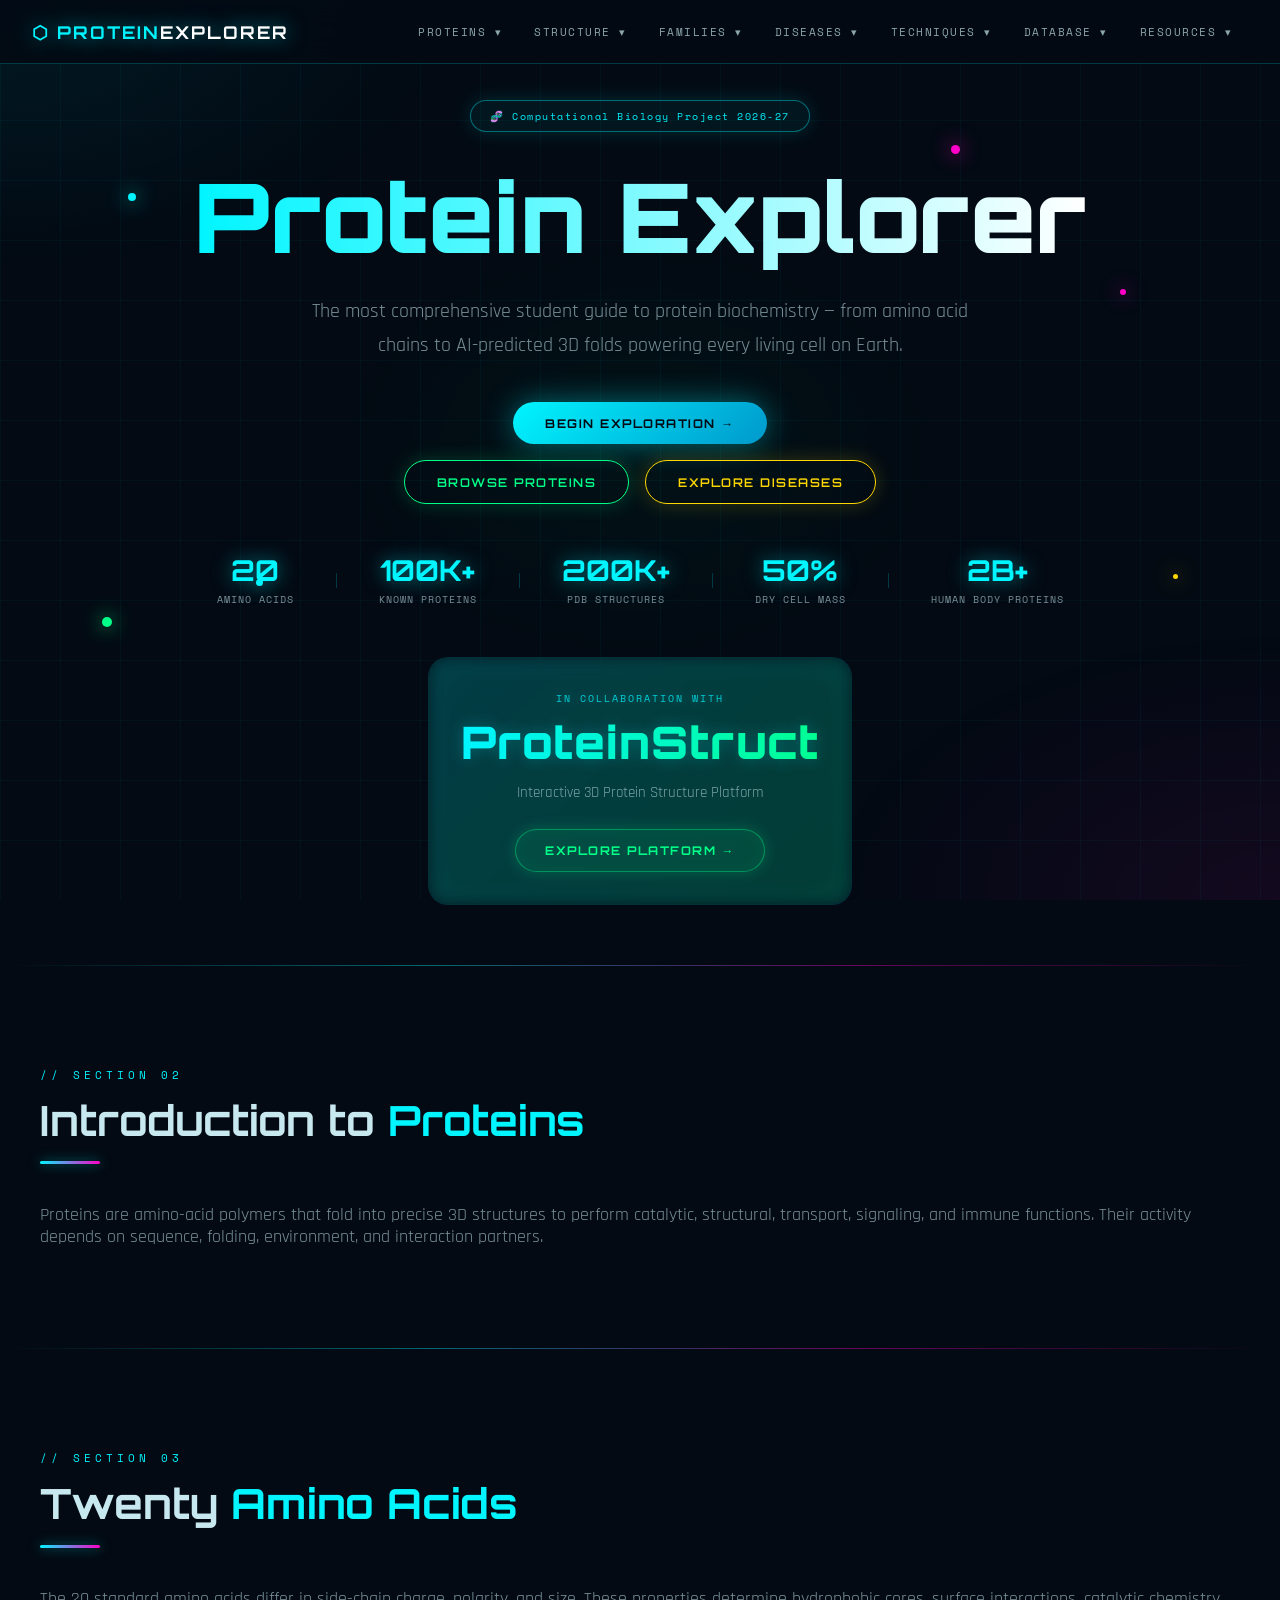
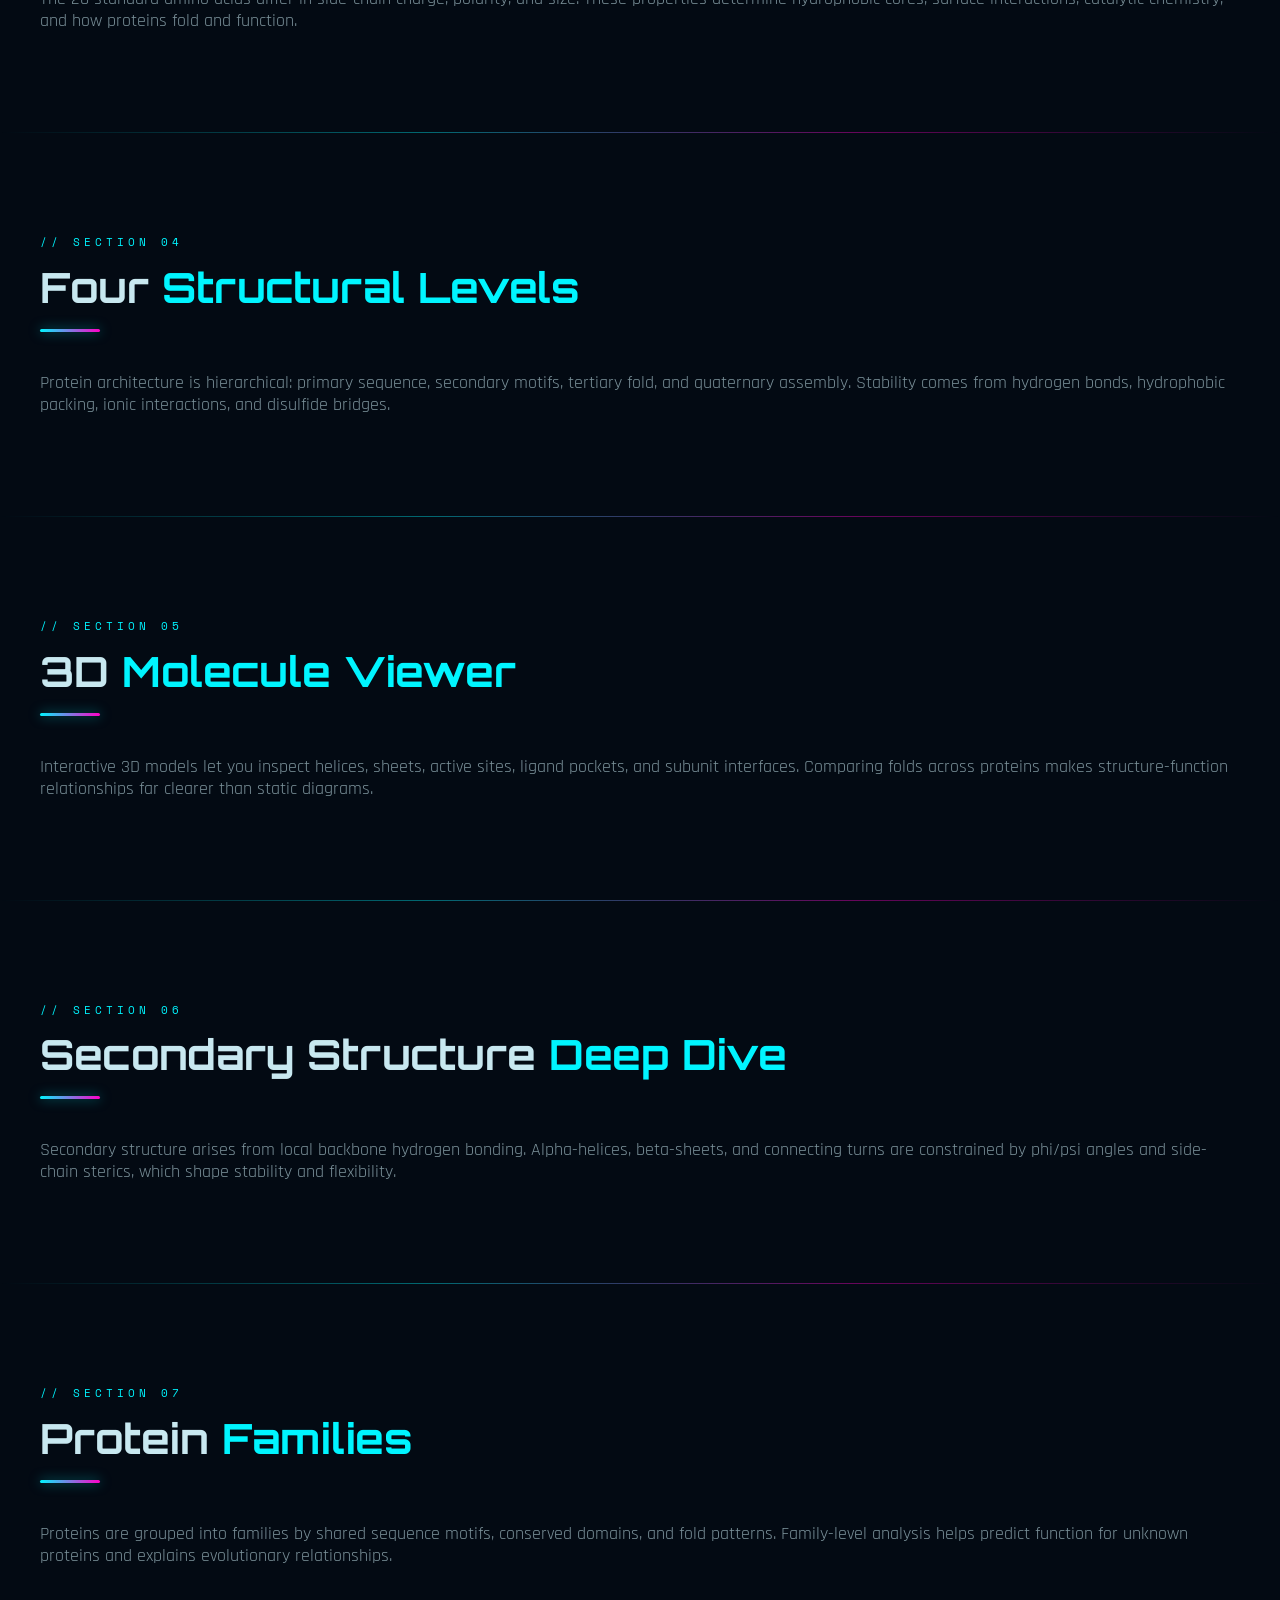
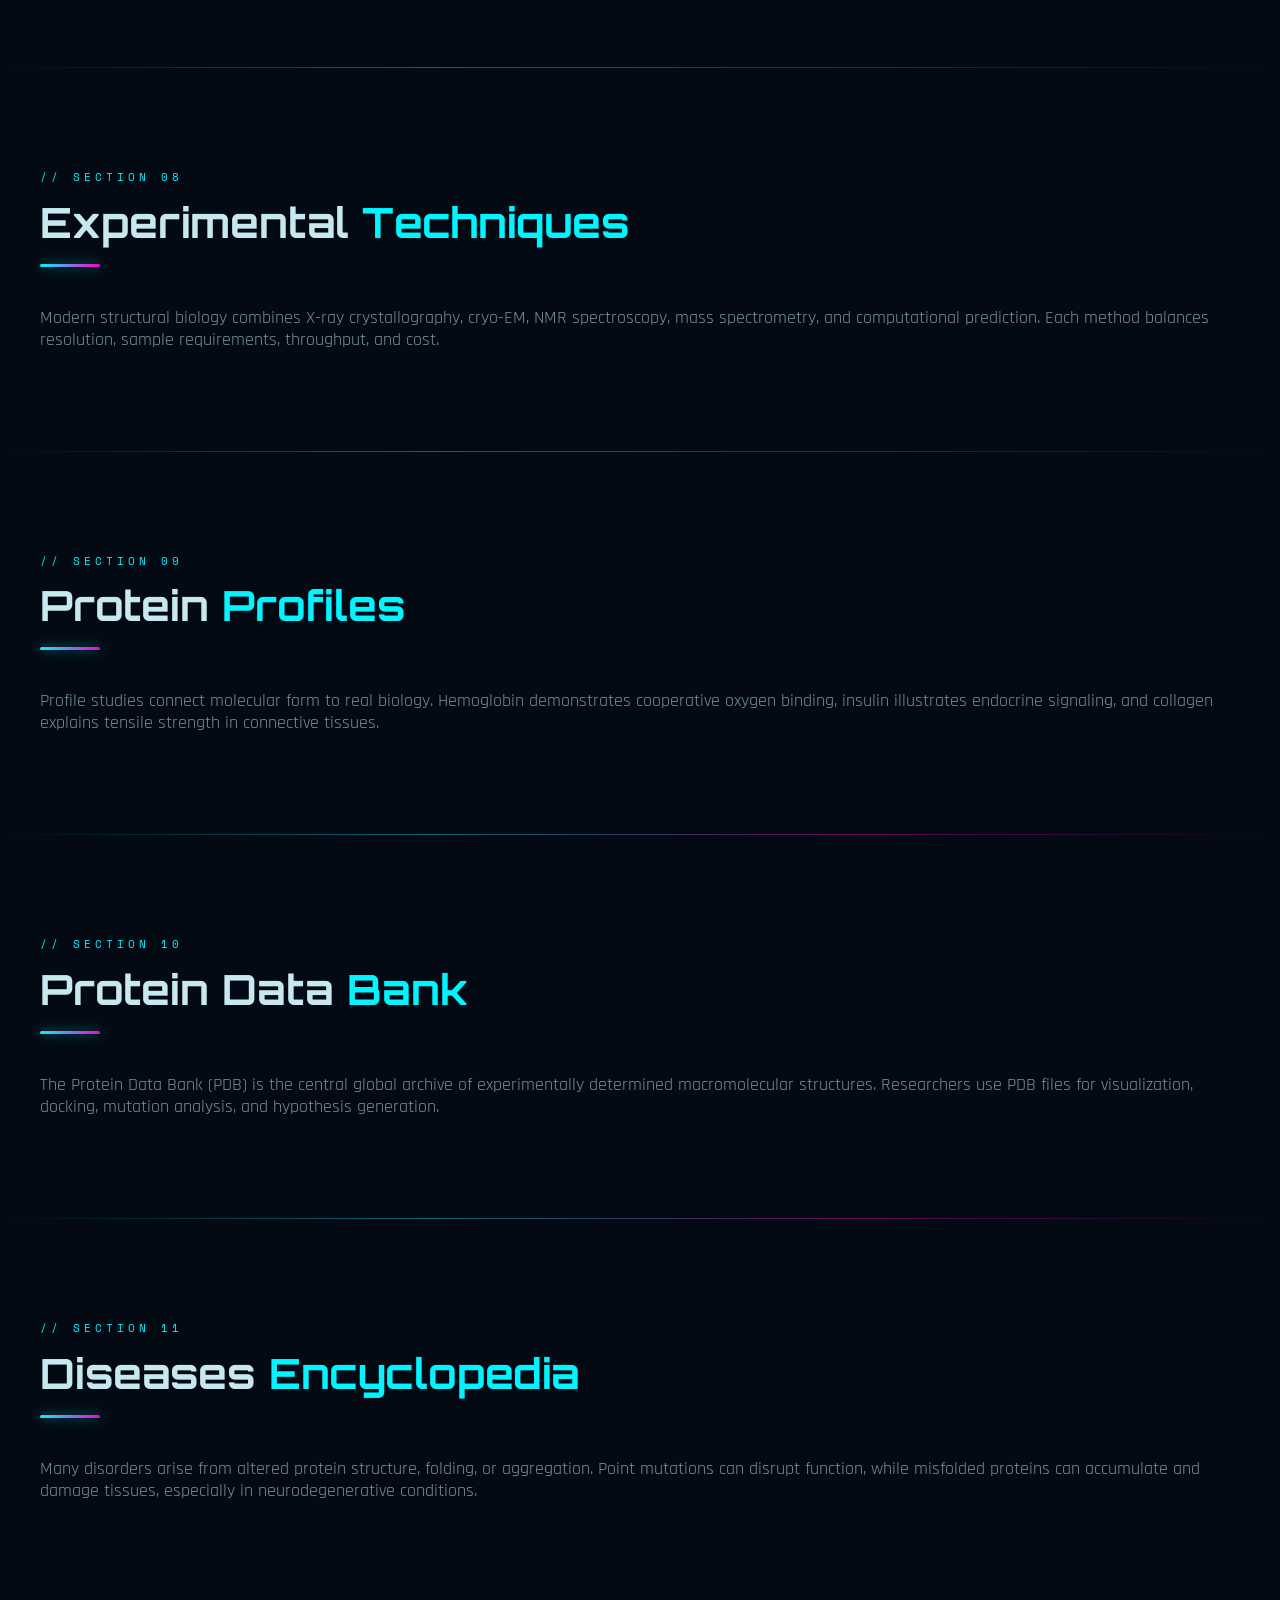
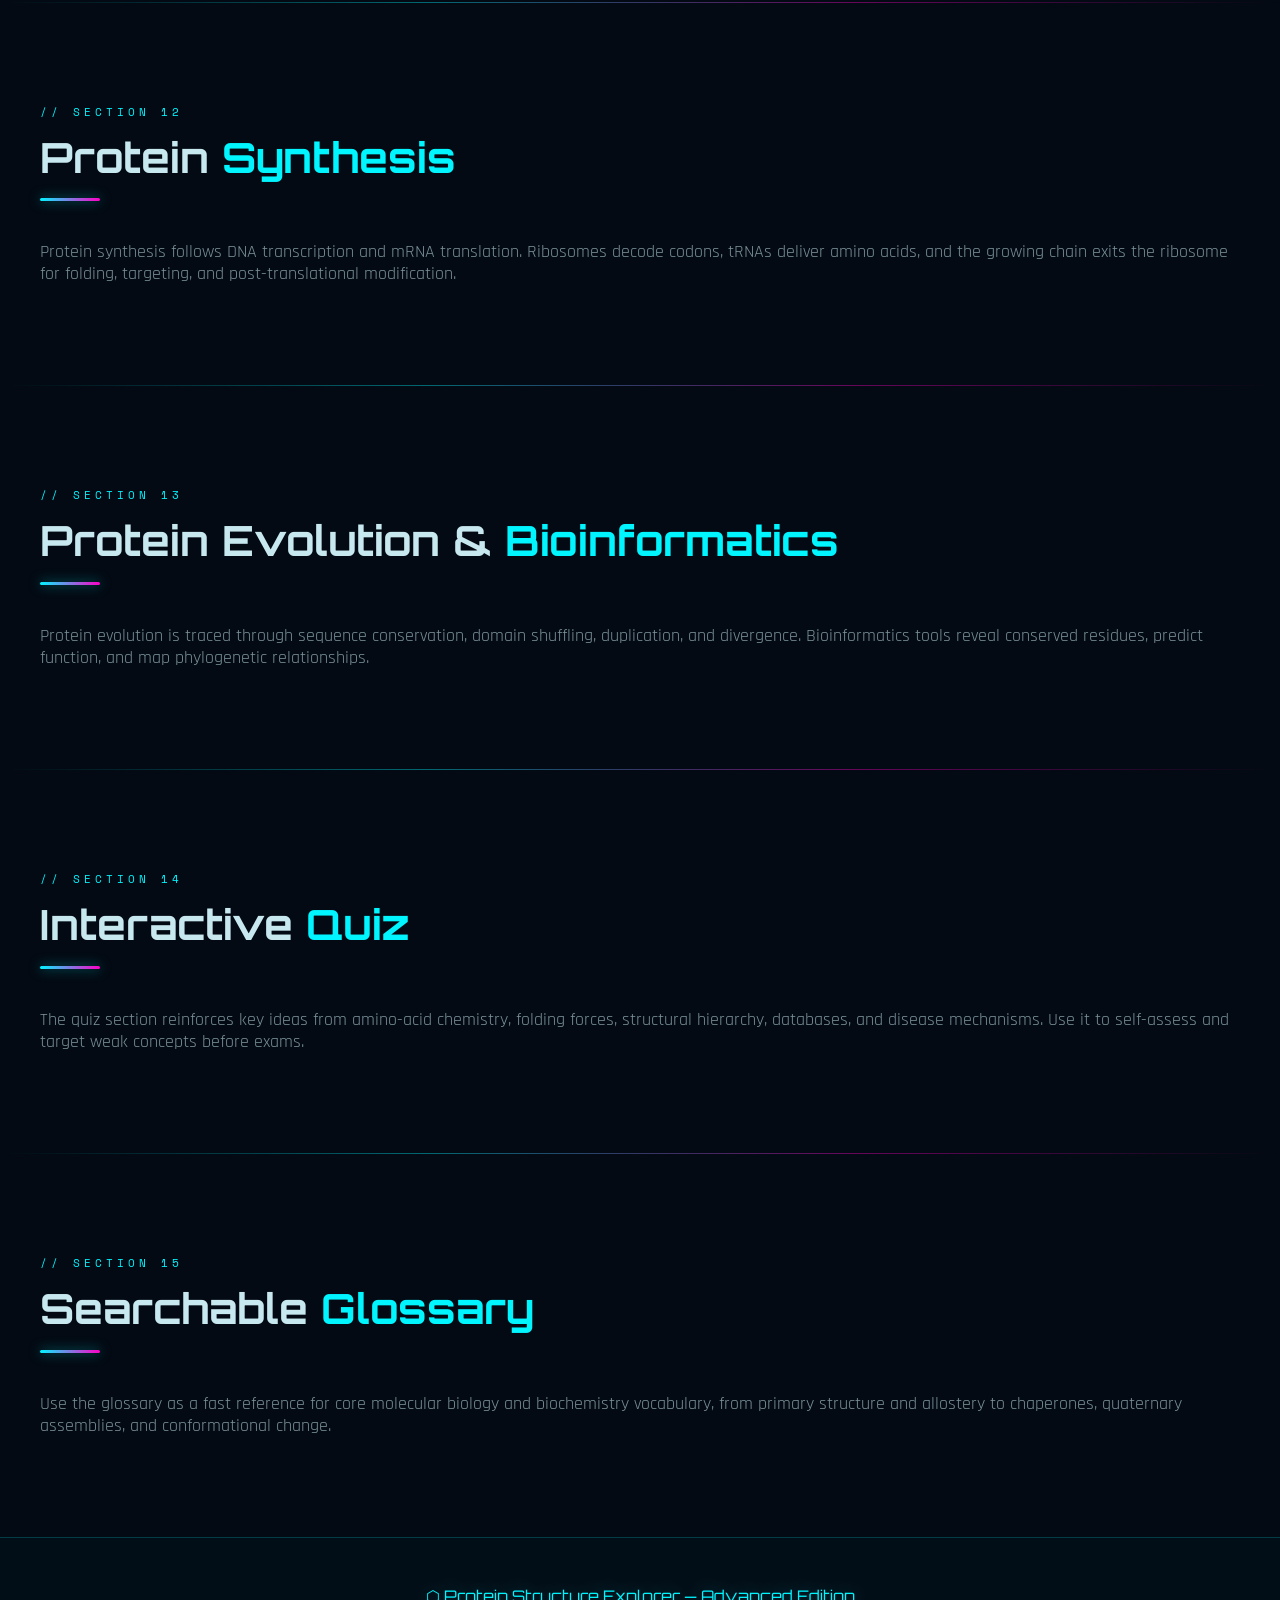
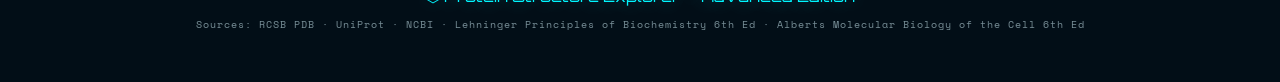
<file: index.html>
<!DOCTYPE html>
<html lang="en">
  <head>
    <meta charset="UTF-8">
    <meta name="viewport" content="width=device-width, initial-scale=1.0">
    <title>Protein Explorer — Advanced Edition</title>
    <link rel="icon" href="molecules.png"/>
    <link rel="preconnect" href="https://fonts.googleapis.com">
    <link href="https://fonts.googleapis.com/css2?family=Orbitron:wght@400;600;700;900&family=Rajdhani:wght@300;400;500;600;700&family=Space+Mono:wght@400;700&display=swap" rel="stylesheet">
    <link rel="stylesheet" href="styles.css">
  </head>
<body>

    <!-- ══ NAVBAR ══ -->
    <nav>
  <a href="index.html" class="nav-logo">⬡ PROTEIN<span>EXPLORER</span></a>
  <ul class="nav-links">

    <!-- 1. PROTEINS -->
    <li class="nav-item">
      <a href="introduction.html">Proteins ▾</a>
      <div class="mega-drop wide">
        <div class="drop-col">
          <div class="drop-col-title">Basics</div>
          <a class="drop-item" href="introduction.html"><span class="drop-icon">🧬</span><span class="drop-text"><span class="dt">What Are Proteins?</span><span class="dd">Definition & history</span></span></a>
          <a class="drop-item" href="amino-acids.html"><span class="drop-icon">⚗️</span><span class="drop-text"><span class="dt">Amino Acids</span><span class="dd">20 building blocks</span></span></a>
          <a class="drop-item" href="introduction.html"><span class="drop-icon">🔗</span><span class="drop-text"><span class="dt">Peptide Bonds</span><span class="dd">Condensation chemistry</span></span></a>
          <a class="drop-item" href="introduction.html"><span class="drop-icon">🌀</span><span class="drop-text"><span class="dt">Polypeptides</span><span class="dd">Chain formation</span></span></a>
          <a class="drop-item" href="protein-synthesis.html"><span class="drop-icon">🏭</span><span class="drop-text"><span class="dt">Ribosomes</span><span class="dd">Protein factories</span></span></a>
          <a class="drop-item" href="protein-synthesis.html"><span class="drop-icon">📐</span><span class="drop-text"><span class="dt">Central Dogma</span><span class="dd">DNA→RNA→Protein</span></span></a>
        </div>
        <div class="drop-col">
          <div class="drop-col-title">Types</div>
          <a class="drop-item" href="protein-families.html"><span class="drop-icon">⚡</span><span class="drop-text"><span class="dt">Enzymes</span><span class="dd">Biological catalysts</span></span></a>
          <a class="drop-item" href="protein-families.html"><span class="drop-icon">💉</span><span class="drop-text"><span class="dt">Hormones</span><span class="dd">Chemical messengers</span></span></a>
          <a class="drop-item" href="protein-families.html"><span class="drop-icon">🛡️</span><span class="drop-text"><span class="dt">Antibodies</span><span class="dd">Immune defenders</span></span></a>
          <a class="drop-item" href="protein-families.html"><span class="drop-icon">🚌</span><span class="drop-text"><span class="dt">Transport</span><span class="dd">Hemoglobin, albumin</span></span></a>
          <a class="drop-item" href="protein-families.html"><span class="drop-icon">🏗️</span><span class="drop-text"><span class="dt">Structural</span><span class="dd">Collagen, keratin</span></span></a>
          <a class="drop-item" href="protein-families.html"><span class="drop-icon">🏃</span><span class="drop-text"><span class="dt">Motor Proteins</span><span class="dd">Myosin, kinesin</span></span></a>
        </div>
        <div class="drop-col">
          <div class="drop-col-title">Functions</div>
          <a class="drop-item" href="protein-families.html"><span class="drop-icon">🔬</span><span class="drop-text"><span class="dt">Catalysis</span><span class="dd">Enzyme mechanisms</span></span></a>
          <a class="drop-item" href="introduction.html"><span class="drop-icon">📡</span><span class="drop-text"><span class="dt">Cell Signaling</span><span class="dd">Receptors & cascades</span></span></a>
          <a class="drop-item" href="protein-synthesis.html"><span class="drop-icon">🧬</span><span class="drop-text"><span class="dt">DNA Replication</span><span class="dd">Polymerases</span></span></a>
          <a class="drop-item" href="protein-families.html"><span class="drop-icon">💪</span><span class="drop-text"><span class="dt">Muscle Contraction</span><span class="dd">Actin–myosin cycle</span></span></a>
          <a class="drop-item" href="diseases.html"><span class="drop-icon">🦠</span><span class="drop-text"><span class="dt">Immune Defense</span><span class="dd">Antibodies & MHC</span></span></a>
          <a class="drop-item" href="protein-families.html"><span class="drop-icon">🩸</span><span class="drop-text"><span class="dt">O₂ Transport</span><span class="dd">Hemoglobin & myoglobin</span></span></a>
        </div>
      </div>
    </li>

    <!-- 2. STRUCTURE LEVELS -->
    <li class="nav-item">
      <a href="protein-structure-levels.html">Structure ▾</a>
      <div class="mega-drop">
        <div class="drop-col">
          <div class="drop-col-title">4 Levels</div>
          <a class="drop-item" href="protein-structure-levels.html"><span class="drop-icon">①</span><span class="drop-text"><span class="dt">Primary</span><span class="dd">Amino acid sequence</span></span></a>
          <a class="drop-item" href="protein-structure-levels.html"><span class="drop-icon">②</span><span class="drop-text"><span class="dt">Secondary</span><span class="dd">α-helices & β-sheets</span></span></a>
          <a class="drop-item" href="protein-structure-levels.html"><span class="drop-icon">③</span><span class="drop-text"><span class="dt">Tertiary</span><span class="dd">3D globular fold</span></span></a>
          <a class="drop-item" href="protein-structure-levels.html"><span class="drop-icon">④</span><span class="drop-text"><span class="dt">Quaternary</span><span class="dd">Multi-subunit complexes</span></span></a>
        </div>
        <div class="drop-col">
          <div class="drop-col-title">Key Concepts</div>
          <a class="drop-item" href="protein-structure-levels.html"><span class="drop-icon">🔄</span><span class="drop-text"><span class="dt">H-Bonds</span><span class="dd">Backbone interactions</span></span></a>
          <a class="drop-item" href="protein-structure-levels.html"><span class="drop-icon">💧</span><span class="drop-text"><span class="dt">Hydrophobic Core</span><span class="dd">Driving force for folding</span></span></a>
          <a class="drop-item" href="protein-structure-levels.html"><span class="drop-icon">⚙️</span><span class="drop-text"><span class="dt">Disulfide Bonds</span><span class="dd">Covalent stabilization</span></span></a>
          <a class="drop-item" href="protein-structure-levels.html"><span class="drop-icon">📊</span><span class="drop-text"><span class="dt">Ramachandran Plot</span><span class="dd">Allowed φ/ψ angles</span></span></a>
        </div>
      </div>
    </li>

    <!-- 3D Models removed -->

    <!-- 4. FAMILIES -->
    <li class="nav-item">
      <a href="protein-families.html">Families ▾</a>
      <div class="mega-drop">
        <div class="drop-col">
          <div class="drop-col-title">Categories</div>
          <a class="drop-item" href="protein-families.html"><span class="drop-icon">⚽</span><span class="drop-text"><span class="dt">Globular</span><span class="dd">Compact & soluble</span></span></a>
          <a class="drop-item" href="protein-families.html"><span class="drop-icon">🧵</span><span class="drop-text"><span class="dt">Fibrous</span><span class="dd">Structural filaments</span></span></a>
          <a class="drop-item" href="protein-families.html"><span class="drop-icon">🫧</span><span class="drop-text"><span class="dt">Membrane</span><span class="dd">Embedded in bilayer</span></span></a>
          <a class="drop-item" href="protein-families.html"><span class="drop-icon">🌊</span><span class="drop-text"><span class="dt">Disordered</span><span class="dd">No fixed structure</span></span></a>
        </div>
        <div class="drop-col">
          <div class="drop-col-title">Specialized</div>
          <a class="drop-item" href="protein-families.html"><span class="drop-icon">🔧</span><span class="drop-text"><span class="dt">Enzymes</span><span class="dd">6 EC classes</span></span></a>
          <a class="drop-item" href="protein-families.html"><span class="drop-icon">🛡️</span><span class="drop-text"><span class="dt">Antibodies</span><span class="dd">5 immunoglobulin classes</span></span></a>
          <a class="drop-item" href="protein-families.html"><span class="drop-icon">🏃</span><span class="drop-text"><span class="dt">Motor Proteins</span><span class="dd">Myosin, kinesin, dynein</span></span></a>
          <a class="drop-item" href="protein-families.html"><span class="drop-icon">🫂</span><span class="drop-text"><span class="dt">Chaperones</span><span class="dd">Folding assistants</span></span></a>
        </div>
      </div>
    </li>

    <!-- 5. DISEASES -->
    <li class="nav-item">
      <a href="diseases.html">Diseases ▾</a>
      <div class="mega-drop">
        <div class="drop-col">
          <div class="drop-col-title">Misfolding</div>
          <a class="drop-item" href="diseases.html"><span class="drop-icon">🧠</span><span class="drop-text"><span class="dt">Alzheimer's</span><span class="dd">Aβ plaques + tau tangles</span></span></a>
          <a class="drop-item" href="diseases.html"><span class="drop-icon">🤝</span><span class="drop-text"><span class="dt">Parkinson's</span><span class="dd">α-synuclein Lewy bodies</span></span></a>
          <a class="drop-item" href="diseases.html"><span class="drop-icon">👻</span><span class="drop-text"><span class="dt">Prion Diseases</span><span class="dd">PrPc → PrPsc</span></span></a>
        </div>
        <div class="drop-col">
          <div class="drop-col-title">Genetic</div>
          <a class="drop-item" href="diseases.html"><span class="drop-icon">🩸</span><span class="drop-text"><span class="dt">Sickle Cell</span><span class="dd">Glu6Val in β-globin</span></span></a>
          <a class="drop-item" href="diseases.html"><span class="drop-icon">🫁</span><span class="drop-text"><span class="dt">Cystic Fibrosis</span><span class="dd">CFTR mutations</span></span></a>
          <a class="drop-item" href="diseases.html"><span class="drop-icon">🦴</span><span class="drop-text"><span class="dt">Osteogenesis Imperfecta</span><span class="dd">Defective collagen</span></span></a>
          <a class="drop-item" href="diseases.html"><span class="drop-icon">🧬</span><span class="drop-text"><span class="dt">PKU</span><span class="dd">Phenylalanine accumulation</span></span></a>
        </div>
      </div>
    </li>

    <!-- 6. TECHNIQUES -->
    <li class="nav-item">
      <a href="techniques.html">Techniques ▾</a>
      <div class="mega-drop">
        <div class="drop-col">
          <div class="drop-col-title">Structural</div>
          <a class="drop-item" href="techniques.html"><span class="drop-icon">💎</span><span class="drop-text"><span class="dt">X-Ray Crystallography</span><span class="dd">Atomic resolution</span></span></a>
          <a class="drop-item" href="techniques.html"><span class="drop-icon">🧲</span><span class="drop-text"><span class="dt">NMR Spectroscopy</span><span class="dd">Solution structures</span></span></a>
          <a class="drop-item" href="techniques.html"><span class="drop-icon">❄️</span><span class="drop-text"><span class="dt">Cryo-EM</span><span class="dd">Resolution revolution</span></span></a>
          <a class="drop-item" href="techniques.html"><span class="drop-icon">🤖</span><span class="drop-text"><span class="dt">AlphaFold AI</span><span class="dd">AI structure prediction</span></span></a>
        </div>
        <div class="drop-col">
          <div class="drop-col-title">Analytical</div>
          <a class="drop-item" href="techniques.html"><span class="drop-icon">⚖️</span><span class="drop-text"><span class="dt">Mass Spectrometry</span><span class="dd">Protein identification</span></span></a>
          <a class="drop-item" href="techniques.html"><span class="drop-icon">🌈</span><span class="drop-text"><span class="dt">CD Spectroscopy</span><span class="dd">Secondary structure</span></span></a>
          <a class="drop-item" href="techniques.html"><span class="drop-icon">💡</span><span class="drop-text"><span class="dt">FRET</span><span class="dd">Molecular distances</span></span></a>
          <a class="drop-item" href="techniques.html"><span class="drop-icon">🧫</span><span class="drop-text"><span class="dt">SDS-PAGE/Western</span><span class="dd">Size separation</span></span></a>
        </div>
      </div>
    </li>

    <!-- 7. DATABASE -->
    <li class="nav-item">
      <a href="pdb.html">Database ▾</a>
      <div class="mega-drop">
        <div class="drop-col">
          <div class="drop-col-title">Databases</div>
          <a class="drop-item" href="pdb.html"><span class="drop-icon">🏛️</span><span class="drop-text"><span class="dt">Protein Data Bank</span><span class="dd">200K+ structures</span></span></a>
          <a class="drop-item" href="pdb.html"><span class="drop-icon">🤖</span><span class="drop-text"><span class="dt">AlphaFold DB</span><span class="dd">200M+ predictions</span></span></a>
          <a class="drop-item" href="pdb.html"><span class="drop-icon">📚</span><span class="drop-text"><span class="dt">UniProt</span><span class="dd">Protein knowledgebase</span></span></a>
          <a class="drop-item" href="pdb.html"><span class="drop-icon">🔬</span><span class="drop-text"><span class="dt">NCBI Protein</span><span class="dd">Sequence database</span></span></a>
        </div>
        <div class="drop-col">
          <div class="drop-col-title">Tools</div>
          <a class="drop-item" href="pdb.html"><span class="drop-icon">🖥️</span><span class="drop-text"><span class="dt">PyMOL</span><span class="dd">Structure visualization</span></span></a>
          <a class="drop-item" href="pdb.html"><span class="drop-icon">💻</span><span class="drop-text"><span class="dt">BLAST</span><span class="dd">Sequence alignment</span></span></a>
          <a class="drop-item" href="pdb.html"><span class="drop-icon">🌐</span><span class="drop-text"><span class="dt">Mol* Viewer</span><span class="dd">Web-based 3D viewer</span></span></a>
          <a class="drop-item" href="pdb.html"><span class="drop-icon">🧮</span><span class="drop-text"><span class="dt">Clustal Omega</span><span class="dd">Multiple alignment</span></span></a>
        </div>
      </div>
    </li>

    <!-- 8. RESOURCES -->
    <li class="nav-item">
      <a href="quiz.html">Resources ▾</a>
      <div class="mega-drop">
        <div class="drop-col">
          <div class="drop-col-title">Self-Test & Reference</div>
          <a class="drop-item" href="quiz.html"><span class="drop-icon">❓</span><span class="drop-text"><span class="dt">10-Question Quiz</span><span class="dd">Test your knowledge</span></span></a>
          <a class="drop-item" href="glossary.html"><span class="drop-icon">📖</span><span class="drop-text"><span class="dt">Glossary A–Z</span><span class="dd">60+ searchable terms</span></span></a>
          <a class="drop-item" href="protein-families.html"><span class="drop-icon">🔍</span><span class="drop-text"><span class="dt">Protein Profiles</span><span class="dd">10 case studies</span></span></a>
          <a class="drop-item" href="evolution.html"><span class="drop-icon">🧫</span><span class="drop-text"><span class="dt">Bioinformatics</span><span class="dd">Evolution & tools</span></span></a>
        </div>
      </div>
    </li>

  </ul>
</nav>

<!-- ══ HERO ══ -->
<section id="hero">
  <!-- Floating dots -->
  <div class="float-dot fd1"></div>
  <div class="float-dot fd2"></div>
  <div class="float-dot fd3"></div>
  <div class="float-dot fd4"></div>
  <div class="float-dot fd5"></div>
  <div class="float-dot fd6"></div>

  <div class="hero-badge">🧬 Computational Biology Project 2026-27</div>

  <h1 class="hero-title">
    <span class="line1">Protein Explorer</span>
  </h1>

  <p class="hero-subtitle">
    The most comprehensive student guide to protein biochemistry — from amino acid chains
    to AI-predicted 3D folds powering every living cell on Earth.
  </p>

    <div class="hero-btns">
    <a href="introduction.html" class="btn-primary">Begin Exploration →</a>
  </div>
  <div class="hero-btns2">
    <a href="amino-acids.html" class="btn-outline gr">Browse Proteins</a>
    <a href="diseases.html" class="btn-outline gd">Explore Diseases</a>
  </div>

  <div class="hero-stats">
    <div class="stat-item">
      <span class="stat-num">20</span>
      <span class="stat-label">Amino Acids</span>
    </div>
    <div class="stat-divider">|</div>
    <div class="stat-item">
      <span class="stat-num">100K+</span>
      <span class="stat-label">Known Proteins</span>
    </div>
    <div class="stat-divider">|</div>
    <div class="stat-item">
      <span class="stat-num">200K+</span>
      <span class="stat-label">PDB Structures</span>
    </div>
    <div class="stat-divider">|</div>
    <div class="stat-item">
      <span class="stat-num">50%</span>
      <span class="stat-label">Dry Cell Mass</span>
    </div>
    <div class="stat-divider">|</div>
    <div class="stat-item">
      <span class="stat-num">2B+</span>
      <span class="stat-label">Human Body Proteins</span>
    </div>
  </div>

  <!-- ══ Glassmorphism Collaboration Card ══ -->
  <div class="collab-card">
    <div class="collab-glow"></div>
    <div class="collab-content">
      <p class="collab-label">In Collaboration With</p>
      <h3 class="collab-title">ProteinStruct</h3>
      <p class="collab-subtitle">Interactive 3D Protein Structure Platform</p>
      <a href="https://proteostruct.vercel.app" target="_blank" rel="noopener noreferrer" class="collab-link">
        Explore Platform →
      </a>
    </div>
  </div>
</section>

<div class="section-sep"></div>

<!-- ══ PLACEHOLDER SECTIONS (to be replaced in subsequent parts) ══ -->
<section id="intro"><div class="section-inner">
  <span class="section-tag">// Section 02</span>
  <h2 class="section-title">Introduction to <span>Proteins</span></h2>
  <div class="section-divider"></div>
  <p style="color:var(--text-dim);font-size:1.1rem">Proteins are amino-acid polymers that fold into precise 3D structures to perform catalytic, structural, transport, signaling, and immune functions. Their activity depends on sequence, folding, environment, and interaction partners.</p>
</div></section>
<div class="section-sep"></div>

<section id="amino"><div class="section-inner">
  <span class="section-tag">// Section 03</span>
  <h2 class="section-title">Twenty <span>Amino Acids</span></h2>
  <div class="section-divider"></div>
  <p style="color:var(--text-dim);font-size:1.1rem">The 20 standard amino acids differ in side-chain charge, polarity, and size. These properties determine hydrophobic cores, surface interactions, catalytic chemistry, and how proteins fold and function.</p>
</div></section>
<div class="section-sep"></div>

<section id="levels"><div class="section-inner">
  <span class="section-tag">// Section 04</span>
  <h2 class="section-title">Four <span>Structural Levels</span></h2>
  <div class="section-divider"></div>
  <p style="color:var(--text-dim);font-size:1.1rem">Protein architecture is hierarchical: primary sequence, secondary motifs, tertiary fold, and quaternary assembly. Stability comes from hydrogen bonds, hydrophobic packing, ionic interactions, and disulfide bridges.</p>
</div></section>
<div class="section-sep"></div>

<section id="viewer"><div class="section-inner">
  <span class="section-tag">// Section 05</span>
  <h2 class="section-title">3D <span>Molecule Viewer</span></h2>
  <div class="section-divider"></div>
  <p style="color:var(--text-dim);font-size:1.1rem">Interactive 3D models let you inspect helices, sheets, active sites, ligand pockets, and subunit interfaces. Comparing folds across proteins makes structure-function relationships far clearer than static diagrams.</p>
</div></section>
<div class="section-sep"></div>

<section id="secondary"><div class="section-inner">
  <span class="section-tag">// Section 06</span>
  <h2 class="section-title">Secondary Structure <span>Deep Dive</span></h2>
  <div class="section-divider"></div>
  <p style="color:var(--text-dim);font-size:1.1rem">Secondary structure arises from local backbone hydrogen bonding. Alpha-helices, beta-sheets, and connecting turns are constrained by phi/psi angles and side-chain sterics, which shape stability and flexibility.</p>
</div></section>
<div class="section-sep"></div>

<section id="families"><div class="section-inner">
  <span class="section-tag">// Section 07</span>
  <h2 class="section-title">Protein <span>Families</span></h2>
  <div class="section-divider"></div>
  <p style="color:var(--text-dim);font-size:1.1rem">Proteins are grouped into families by shared sequence motifs, conserved domains, and fold patterns. Family-level analysis helps predict function for unknown proteins and explains evolutionary relationships.</p>
</div></section>
<div class="section-sep"></div>

<section id="techniques"><div class="section-inner">
  <span class="section-tag">// Section 08</span>
  <h2 class="section-title">Experimental <span>Techniques</span></h2>
  <div class="section-divider"></div>
  <p style="color:var(--text-dim);font-size:1.1rem">Modern structural biology combines X-ray crystallography, cryo-EM, NMR spectroscopy, mass spectrometry, and computational prediction. Each method balances resolution, sample requirements, throughput, and cost.</p>
</div></section>
<div class="section-sep"></div>

<section id="profiles"><div class="section-inner">
  <span class="section-tag">// Section 09</span>
  <h2 class="section-title">Protein <span>Profiles</span></h2>
  <div class="section-divider"></div>
  <p style="color:var(--text-dim);font-size:1.1rem">Profile studies connect molecular form to real biology. Hemoglobin demonstrates cooperative oxygen binding, insulin illustrates endocrine signaling, and collagen explains tensile strength in connective tissues.</p>
</div></section>
<div class="section-sep"></div>

<section id="pdb"><div class="section-inner">
  <span class="section-tag">// Section 10</span>
  <h2 class="section-title">Protein Data <span>Bank</span></h2>
  <div class="section-divider"></div>
  <p style="color:var(--text-dim);font-size:1.1rem">The Protein Data Bank (PDB) is the central global archive of experimentally determined macromolecular structures. Researchers use PDB files for visualization, docking, mutation analysis, and hypothesis generation.</p>
</div></section>
<div class="section-sep"></div>

<section id="diseases"><div class="section-inner">
  <span class="section-tag">// Section 11</span>
  <h2 class="section-title">Diseases <span>Encyclopedia</span></h2>
  <div class="section-divider"></div>
  <p style="color:var(--text-dim);font-size:1.1rem">Many disorders arise from altered protein structure, folding, or aggregation. Point mutations can disrupt function, while misfolded proteins can accumulate and damage tissues, especially in neurodegenerative conditions.</p>
</div></section>
<div class="section-sep"></div>

<section id="synthesis"><div class="section-inner">
  <span class="section-tag">// Section 12</span>
  <h2 class="section-title">Protein <span>Synthesis</span></h2>
  <div class="section-divider"></div>
  <p style="color:var(--text-dim);font-size:1.1rem">Protein synthesis follows DNA transcription and mRNA translation. Ribosomes decode codons, tRNAs deliver amino acids, and the growing chain exits the ribosome for folding, targeting, and post-translational modification.</p>
</div></section>
<div class="section-sep"></div>

<section id="evolution"><div class="section-inner">
  <span class="section-tag">// Section 13</span>
  <h2 class="section-title">Protein Evolution & <span>Bioinformatics</span></h2>
  <div class="section-divider"></div>
  <p style="color:var(--text-dim);font-size:1.1rem">Protein evolution is traced through sequence conservation, domain shuffling, duplication, and divergence. Bioinformatics tools reveal conserved residues, predict function, and map phylogenetic relationships.</p>
</div></section>
<div class="section-sep"></div>

<section id="quiz"><div class="section-inner">
  <span class="section-tag">// Section 14</span>
  <h2 class="section-title">Interactive <span>Quiz</span></h2>
  <div class="section-divider"></div>
  <p style="color:var(--text-dim);font-size:1.1rem">The quiz section reinforces key ideas from amino-acid chemistry, folding forces, structural hierarchy, databases, and disease mechanisms. Use it to self-assess and target weak concepts before exams.</p>
</div></section>
<div class="section-sep"></div>

<section id="glossary"><div class="section-inner">
  <span class="section-tag">// Section 15</span>
  <h2 class="section-title">Searchable <span>Glossary</span></h2>
  <div class="section-divider"></div>
  <p style="color:var(--text-dim);font-size:1.1rem">Use the glossary as a fast reference for core molecular biology and biochemistry vocabulary, from primary structure and allostery to chaperones, quaternary assemblies, and conformational change.</p>
</div></section>

<!-- ══ FOOTER ══ -->
<footer>
  <div class="footer-title">⬡ Protein Structure Explorer — Advanced Edition</div>
  <div class="footer-sub">
    Sources: RCSB PDB · UniProt · NCBI · Lehninger Principles of Biochemistry 6th Ed · Alberts Molecular Biology of the Cell 6th Ed
  </div>
</footer>

<script src="script.js"></script>
</body>
</html>
</file>
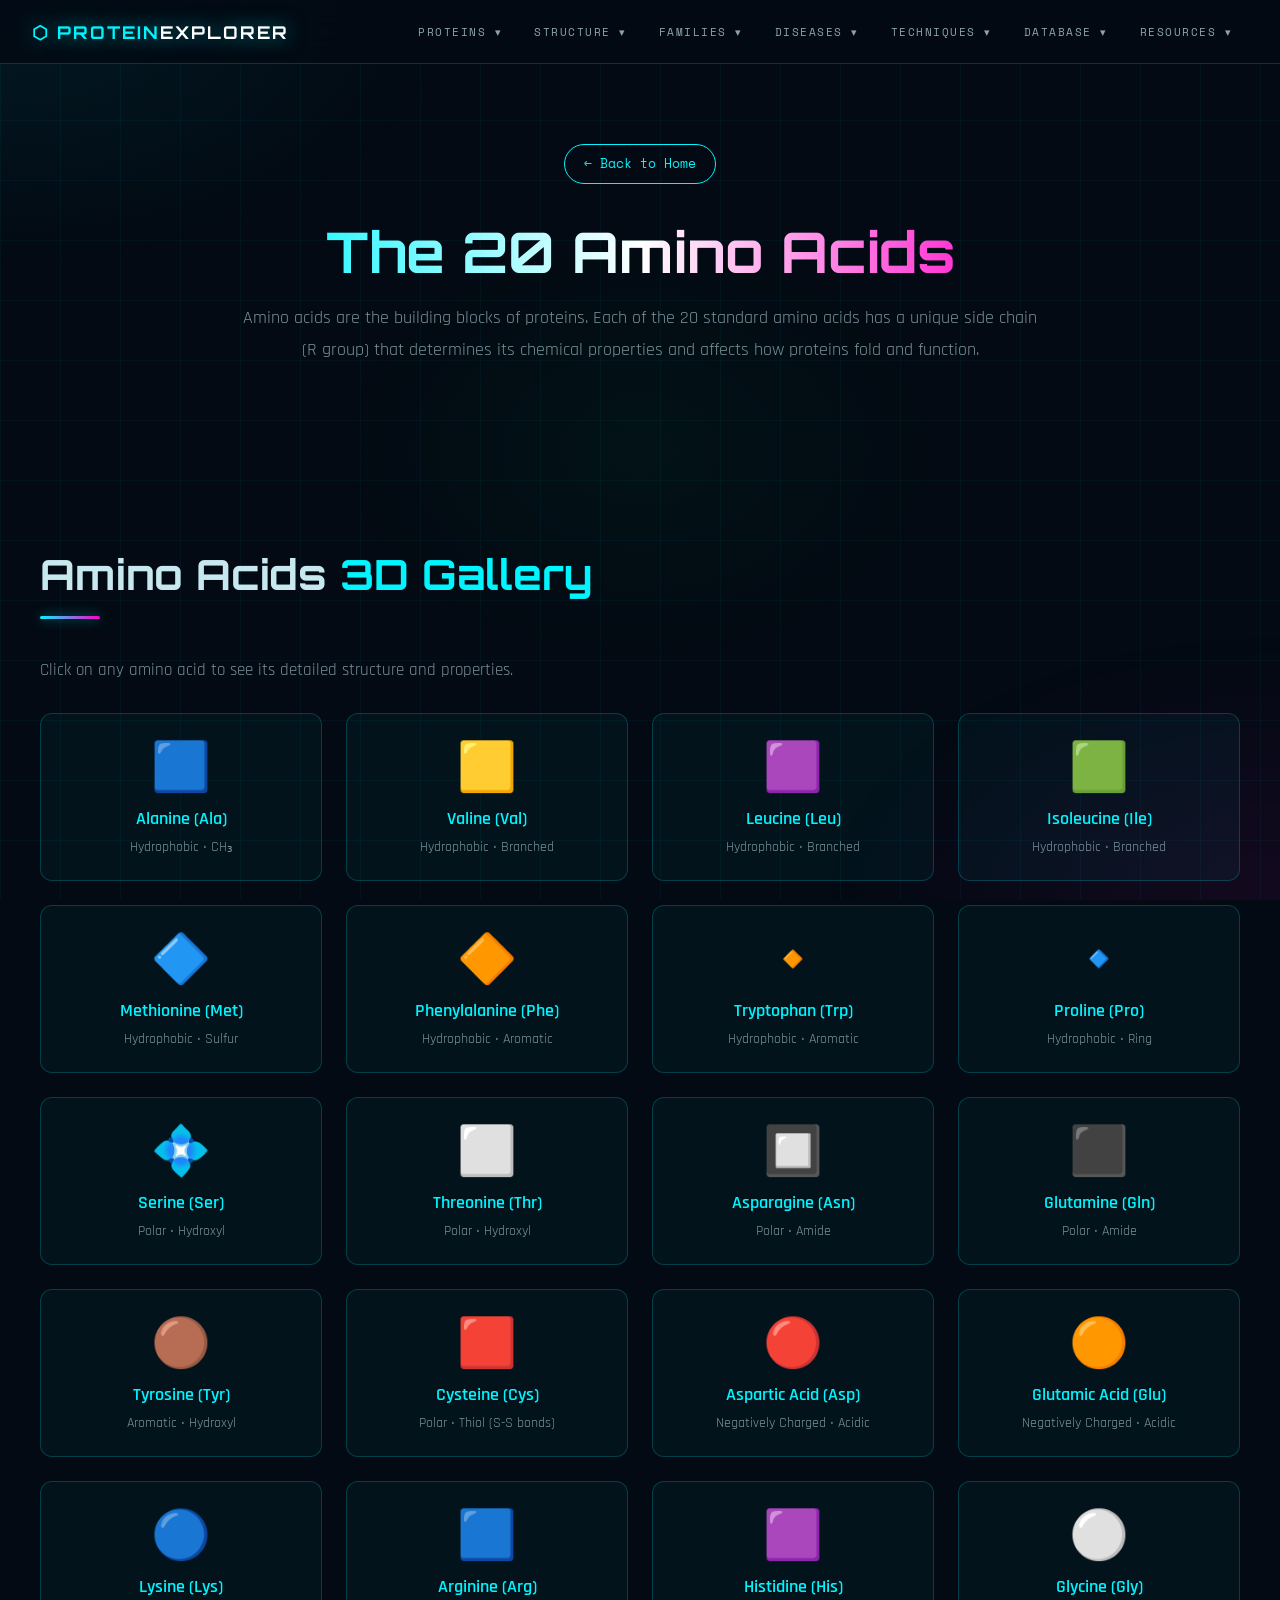
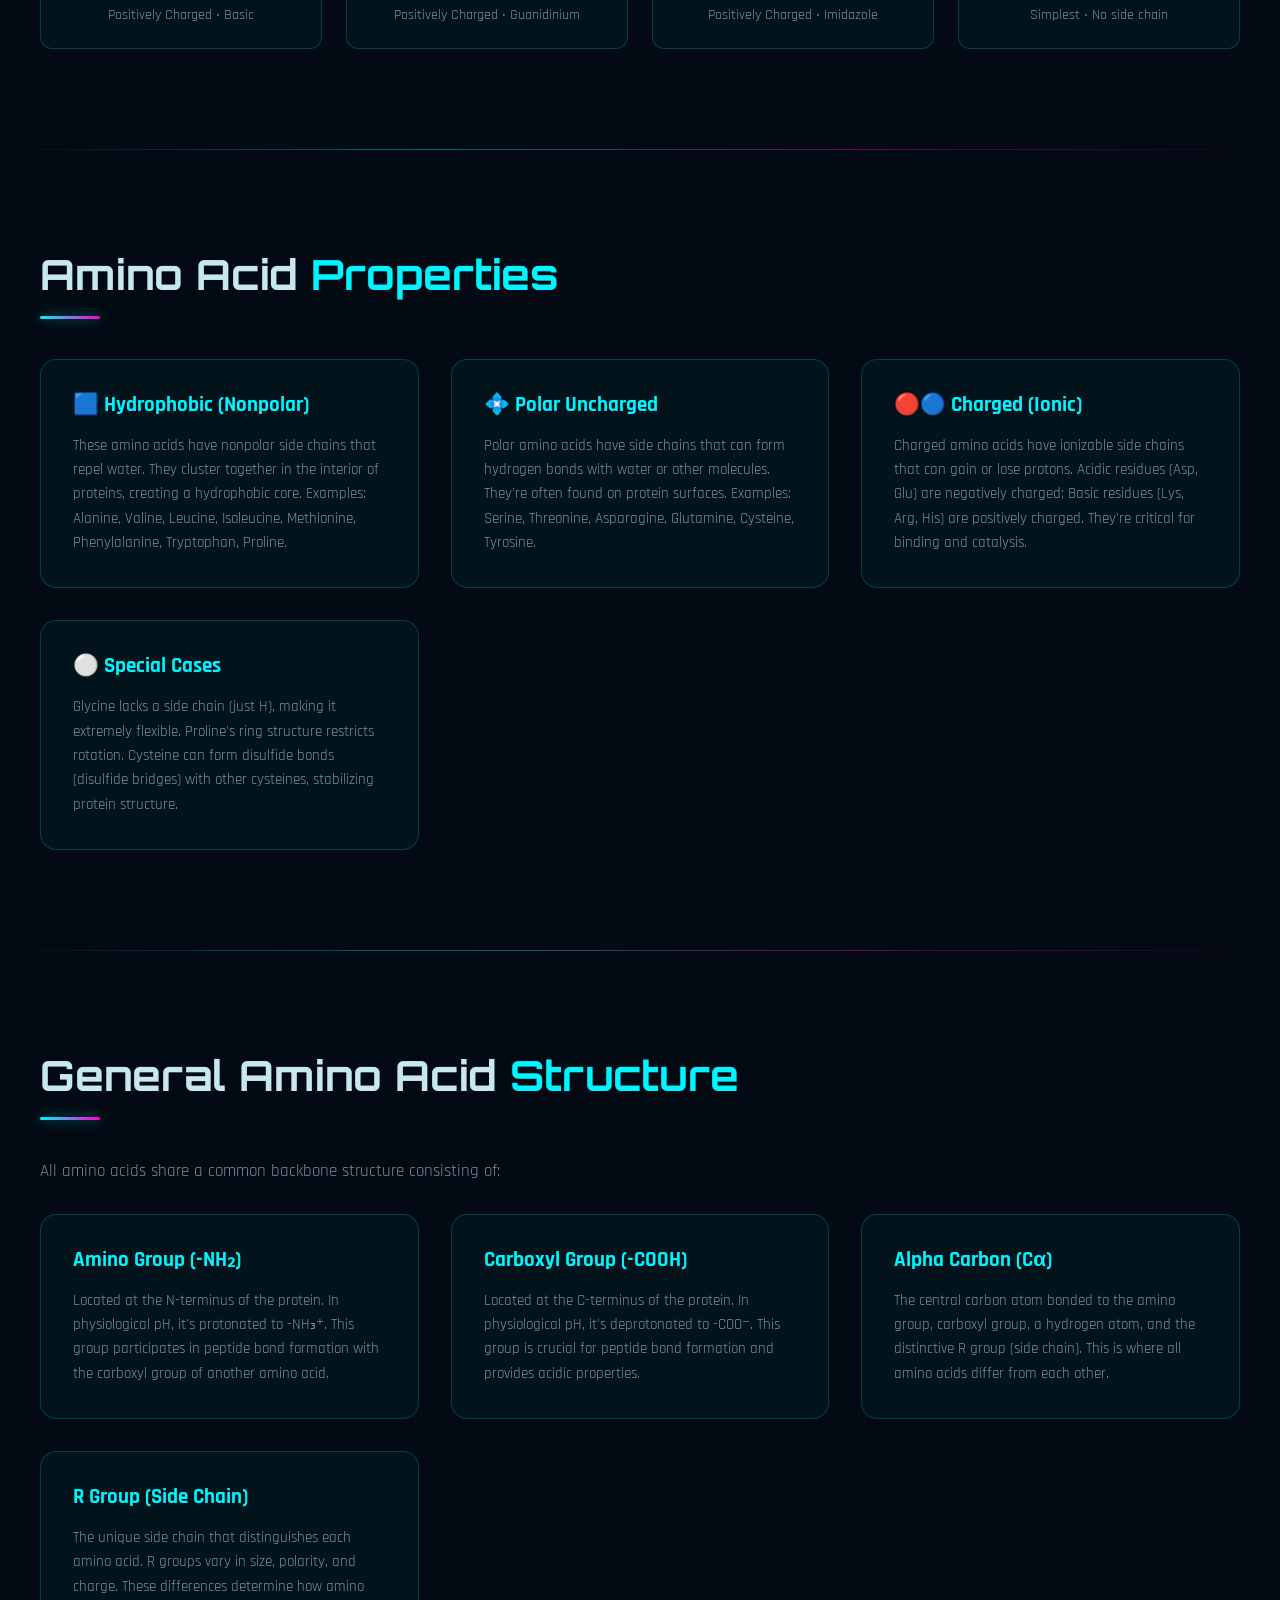
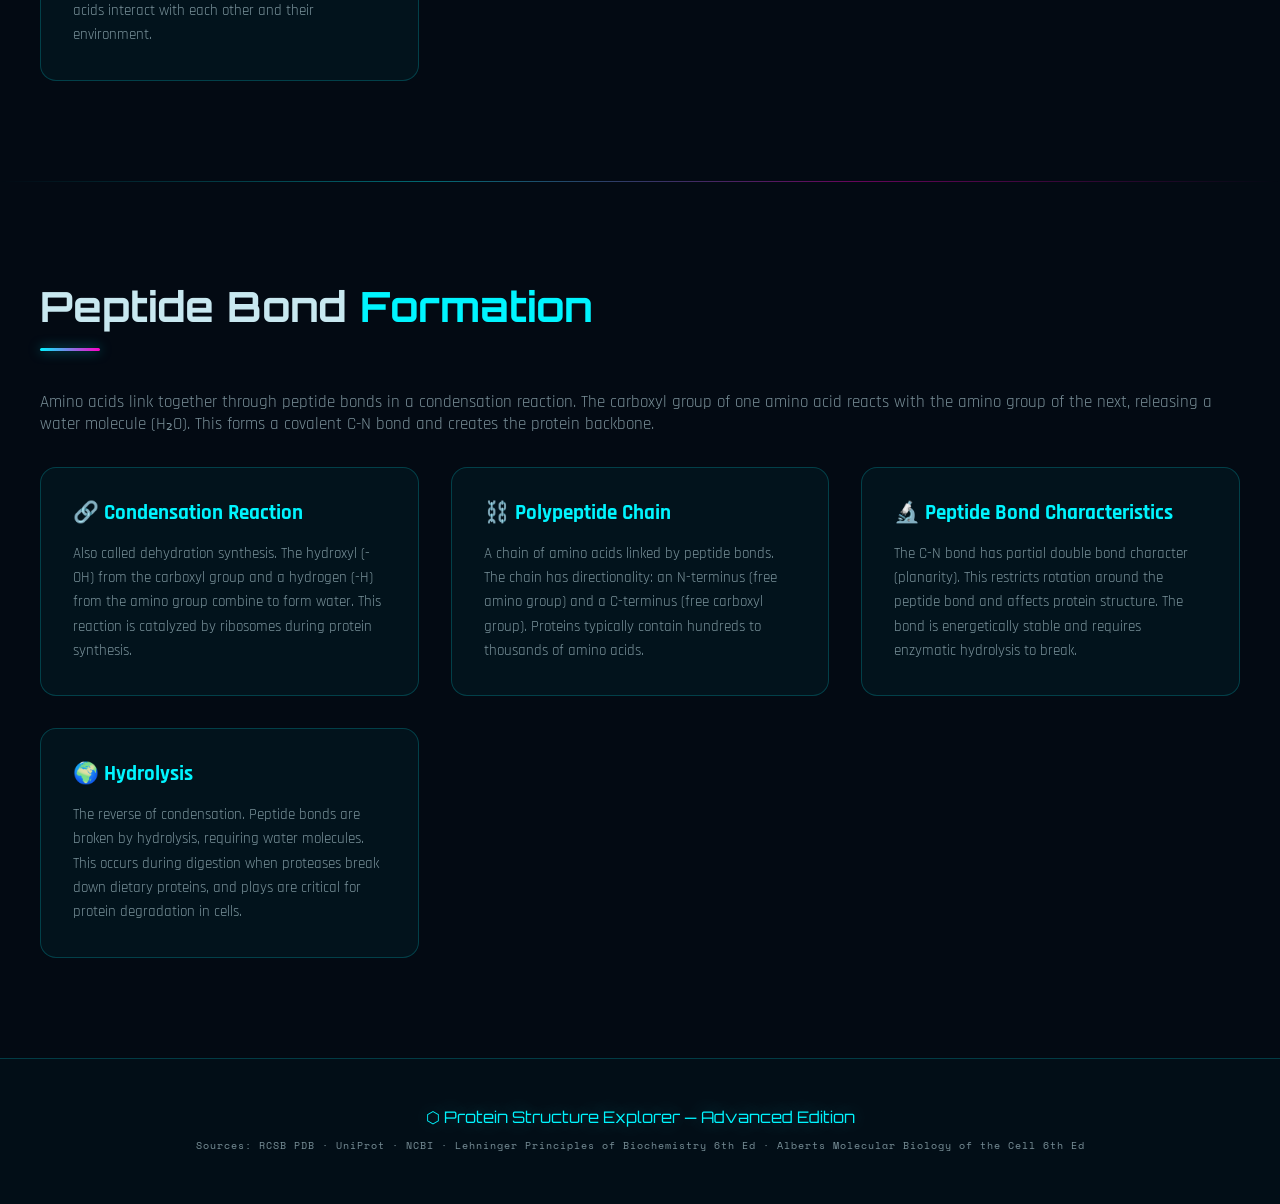
<file: amino-acids.html>
<!DOCTYPE html>
<html lang="en">
<head>
<meta charset="UTF-8">
<meta name="viewport" content="width=device-width, initial-scale=1.0">
<title>Amino Acids — Protein Structure Explorer</title>
<link rel="icon" href="molecules.png"/>
<link rel="preconnect" href="https://fonts.googleapis.com">
<link href="https://fonts.googleapis.com/css2?family=Orbitron:wght@400;600;700;900&family=Rajdhani:wght@300;400;500;600;700&family=Space+Mono:wght@400;700&display=swap" rel="stylesheet">
<link rel="stylesheet" href="styles.css">
</head>
<body>

<!-- ══ NAVBAR ══ -->
<nav>
  <a href="index.html" class="nav-logo">⬡ PROTEIN<span>EXPLORER</span></a>
  <ul class="nav-links">

    <!-- 1. PROTEINS -->
    <li class="nav-item">
      <a href="introduction.html">Proteins ▾</a>
      <div class="mega-drop wide">
        <div class="drop-col">
          <div class="drop-col-title">Basics</div>
          <a class="drop-item" href="introduction.html"><span class="drop-icon">🧬</span><span class="drop-text"><span class="dt">What Are Proteins?</span><span class="dd">Definition & history</span></span></a>
          <a class="drop-item" href="amino-acids.html"><span class="drop-icon">⚗️</span><span class="drop-text"><span class="dt">Amino Acids</span><span class="dd">20 building blocks</span></span></a>
          <a class="drop-item" href="introduction.html"><span class="drop-icon">🔗</span><span class="drop-text"><span class="dt">Peptide Bonds</span><span class="dd">Condensation chemistry</span></span></a>
          <a class="drop-item" href="introduction.html"><span class="drop-icon">🌀</span><span class="drop-text"><span class="dt">Polypeptides</span><span class="dd">Chain formation</span></span></a>
          <a class="drop-item" href="protein-synthesis.html"><span class="drop-icon">🏭</span><span class="drop-text"><span class="dt">Ribosomes</span><span class="dd">Protein factories</span></span></a>
          <a class="drop-item" href="protein-synthesis.html"><span class="drop-icon">📐</span><span class="drop-text"><span class="dt">Central Dogma</span><span class="dd">DNA→RNA→Protein</span></span></a>
        </div>
        <div class="drop-col">
          <div class="drop-col-title">Types</div>
          <a class="drop-item" href="protein-families.html"><span class="drop-icon">⚡</span><span class="drop-text"><span class="dt">Enzymes</span><span class="dd">Biological catalysts</span></span></a>
          <a class="drop-item" href="protein-families.html"><span class="drop-icon">💉</span><span class="drop-text"><span class="dt">Hormones</span><span class="dd">Chemical messengers</span></span></a>
          <a class="drop-item" href="protein-families.html"><span class="drop-icon">🛡️</span><span class="drop-text"><span class="dt">Antibodies</span><span class="dd">Immune defenders</span></span></a>
          <a class="drop-item" href="protein-families.html"><span class="drop-icon">🚌</span><span class="drop-text"><span class="dt">Transport</span><span class="dd">Hemoglobin, albumin</span></span></a>
          <a class="drop-item" href="protein-families.html"><span class="drop-icon">🏗️</span><span class="drop-text"><span class="dt">Structural</span><span class="dd">Collagen, keratin</span></span></a>
          <a class="drop-item" href="protein-families.html"><span class="drop-icon">🏃</span><span class="drop-text"><span class="dt">Motor Proteins</span><span class="dd">Myosin, kinesin</span></span></a>
        </div>
        <div class="drop-col">
          <div class="drop-col-title">Functions</div>
          <a class="drop-item" href="protein-families.html"><span class="drop-icon">🔬</span><span class="drop-text"><span class="dt">Catalysis</span><span class="dd">Enzyme mechanisms</span></span></a>
          <a class="drop-item" href="introduction.html"><span class="drop-icon">📡</span><span class="drop-text"><span class="dt">Cell Signaling</span><span class="dd">Receptors & cascades</span></span></a>
          <a class="drop-item" href="protein-synthesis.html"><span class="drop-icon">🧬</span><span class="drop-text"><span class="dt">DNA Replication</span><span class="dd">Polymerases</span></span></a>
          <a class="drop-item" href="protein-families.html"><span class="drop-icon">💪</span><span class="drop-text"><span class="dt">Muscle Contraction</span><span class="dd">Actin–myosin cycle</span></span></a>
          <a class="drop-item" href="diseases.html"><span class="drop-icon">🦠</span><span class="drop-text"><span class="dt">Immune Defense</span><span class="dd">Antibodies & MHC</span></span></a>
          <a class="drop-item" href="protein-families.html"><span class="drop-icon">🩸</span><span class="drop-text"><span class="dt">O₂ Transport</span><span class="dd">Hemoglobin & myoglobin</span></span></a>
        </div>
      </div>
    </li>

    <!-- 2. STRUCTURE LEVELS -->
    <li class="nav-item">
      <a href="protein-structure-levels.html">Structure ▾</a>
      <div class="mega-drop">
        <div class="drop-col">
          <div class="drop-col-title">4 Levels</div>
          <a class="drop-item" href="protein-structure-levels.html"><span class="drop-icon">①</span><span class="drop-text"><span class="dt">Primary</span><span class="dd">Amino acid sequence</span></span></a>
          <a class="drop-item" href="protein-structure-levels.html"><span class="drop-icon">②</span><span class="drop-text"><span class="dt">Secondary</span><span class="dd">α-helices & β-sheets</span></span></a>
          <a class="drop-item" href="protein-structure-levels.html"><span class="drop-icon">③</span><span class="drop-text"><span class="dt">Tertiary</span><span class="dd">3D globular fold</span></span></a>
          <a class="drop-item" href="protein-structure-levels.html"><span class="drop-icon">④</span><span class="drop-text"><span class="dt">Quaternary</span><span class="dd">Multi-subunit complexes</span></span></a>
        </div>
        <div class="drop-col">
          <div class="drop-col-title">Key Concepts</div>
          <a class="drop-item" href="protein-structure-levels.html"><span class="drop-icon">🔄</span><span class="drop-text"><span class="dt">H-Bonds</span><span class="dd">Backbone interactions</span></span></a>
          <a class="drop-item" href="protein-structure-levels.html"><span class="drop-icon">💧</span><span class="drop-text"><span class="dt">Hydrophobic Core</span><span class="dd">Driving force for folding</span></span></a>
          <a class="drop-item" href="protein-structure-levels.html"><span class="drop-icon">⚙️</span><span class="drop-text"><span class="dt">Disulfide Bonds</span><span class="dd">Covalent stabilization</span></span></a>
          <a class="drop-item" href="protein-structure-levels.html"><span class="drop-icon">📊</span><span class="drop-text"><span class="dt">Ramachandran Plot</span><span class="dd">Allowed φ/ψ angles</span></span></a>
        </div>
      </div>
    </li>

    <!-- 3D Models removed -->

    <!-- 4. FAMILIES -->
    <li class="nav-item">
      <a href="protein-families.html">Families ▾</a>
      <div class="mega-drop">
        <div class="drop-col">
          <div class="drop-col-title">Categories</div>
          <a class="drop-item" href="protein-families.html"><span class="drop-icon">⚽</span><span class="drop-text"><span class="dt">Globular</span><span class="dd">Compact & soluble</span></span></a>
          <a class="drop-item" href="protein-families.html"><span class="drop-icon">🧵</span><span class="drop-text"><span class="dt">Fibrous</span><span class="dd">Structural filaments</span></span></a>
          <a class="drop-item" href="protein-families.html"><span class="drop-icon">🫧</span><span class="drop-text"><span class="dt">Membrane</span><span class="dd">Embedded in bilayer</span></span></a>
          <a class="drop-item" href="protein-families.html"><span class="drop-icon">🌊</span><span class="drop-text"><span class="dt">Disordered</span><span class="dd">No fixed structure</span></span></a>
        </div>
        <div class="drop-col">
          <div class="drop-col-title">Specialized</div>
          <a class="drop-item" href="protein-families.html"><span class="drop-icon">🔧</span><span class="drop-text"><span class="dt">Enzymes</span><span class="dd">6 EC classes</span></span></a>
          <a class="drop-item" href="protein-families.html"><span class="drop-icon">🛡️</span><span class="drop-text"><span class="dt">Antibodies</span><span class="dd">5 immunoglobulin classes</span></span></a>
          <a class="drop-item" href="protein-families.html"><span class="drop-icon">🏃</span><span class="drop-text"><span class="dt">Motor Proteins</span><span class="dd">Myosin, kinesin, dynein</span></span></a>
          <a class="drop-item" href="protein-families.html"><span class="drop-icon">🫂</span><span class="drop-text"><span class="dt">Chaperones</span><span class="dd">Folding assistants</span></span></a>
        </div>
      </div>
    </li>

    <!-- 5. DISEASES -->
    <li class="nav-item">
      <a href="diseases.html">Diseases ▾</a>
      <div class="mega-drop">
        <div class="drop-col">
          <div class="drop-col-title">Misfolding</div>
          <a class="drop-item" href="diseases.html"><span class="drop-icon">🧠</span><span class="drop-text"><span class="dt">Alzheimer's</span><span class="dd">Aβ plaques + tau tangles</span></span></a>
          <a class="drop-item" href="diseases.html"><span class="drop-icon">🤝</span><span class="drop-text"><span class="dt">Parkinson's</span><span class="dd">α-synuclein Lewy bodies</span></span></a>
          <a class="drop-item" href="diseases.html"><span class="drop-icon">👻</span><span class="drop-text"><span class="dt">Prion Diseases</span><span class="dd">PrPc → PrPsc</span></span></a>
        </div>
        <div class="drop-col">
          <div class="drop-col-title">Genetic</div>
          <a class="drop-item" href="diseases.html"><span class="drop-icon">🩸</span><span class="drop-text"><span class="dt">Sickle Cell</span><span class="dd">Glu6Val in β-globin</span></span></a>
          <a class="drop-item" href="diseases.html"><span class="drop-icon">🫁</span><span class="drop-text"><span class="dt">Cystic Fibrosis</span><span class="dd">CFTR mutations</span></span></a>
          <a class="drop-item" href="diseases.html"><span class="drop-icon">🦴</span><span class="drop-text"><span class="dt">Osteogenesis Imperfecta</span><span class="dd">Defective collagen</span></span></a>
          <a class="drop-item" href="diseases.html"><span class="drop-icon">🧬</span><span class="drop-text"><span class="dt">PKU</span><span class="dd">Phenylalanine accumulation</span></span></a>
        </div>
      </div>
    </li>

    <!-- 6. TECHNIQUES -->
    <li class="nav-item">
      <a href="techniques.html">Techniques ▾</a>
      <div class="mega-drop">
        <div class="drop-col">
          <div class="drop-col-title">Structural</div>
          <a class="drop-item" href="techniques.html"><span class="drop-icon">💎</span><span class="drop-text"><span class="dt">X-Ray Crystallography</span><span class="dd">Atomic resolution</span></span></a>
          <a class="drop-item" href="techniques.html"><span class="drop-icon">🧲</span><span class="drop-text"><span class="dt">NMR Spectroscopy</span><span class="dd">Solution structures</span></span></a>
          <a class="drop-item" href="techniques.html"><span class="drop-icon">❄️</span><span class="drop-text"><span class="dt">Cryo-EM</span><span class="dd">Resolution revolution</span></span></a>
          <a class="drop-item" href="techniques.html"><span class="drop-icon">🤖</span><span class="drop-text"><span class="dt">AlphaFold AI</span><span class="dd">AI structure prediction</span></span></a>
        </div>
        <div class="drop-col">
          <div class="drop-col-title">Analytical</div>
          <a class="drop-item" href="techniques.html"><span class="drop-icon">⚖️</span><span class="drop-text"><span class="dt">Mass Spectrometry</span><span class="dd">Protein identification</span></span></a>
          <a class="drop-item" href="techniques.html"><span class="drop-icon">🌈</span><span class="drop-text"><span class="dt">CD Spectroscopy</span><span class="dd">Secondary structure</span></span></a>
          <a class="drop-item" href="techniques.html"><span class="drop-icon">💡</span><span class="drop-text"><span class="dt">FRET</span><span class="dd">Molecular distances</span></span></a>
          <a class="drop-item" href="techniques.html"><span class="drop-icon">🧫</span><span class="drop-text"><span class="dt">SDS-PAGE/Western</span><span class="dd">Size separation</span></span></a>
        </div>
      </div>
    </li>

    <!-- 7. DATABASE -->
    <li class="nav-item">
      <a href="pdb.html">Database ▾</a>
      <div class="mega-drop">
        <div class="drop-col">
          <div class="drop-col-title">Databases</div>
          <a class="drop-item" href="pdb.html"><span class="drop-icon">🏛️</span><span class="drop-text"><span class="dt">Protein Data Bank</span><span class="dd">200K+ structures</span></span></a>
          <a class="drop-item" href="pdb.html"><span class="drop-icon">🤖</span><span class="drop-text"><span class="dt">AlphaFold DB</span><span class="dd">200M+ predictions</span></span></a>
          <a class="drop-item" href="pdb.html"><span class="drop-icon">📚</span><span class="drop-text"><span class="dt">UniProt</span><span class="dd">Protein knowledgebase</span></span></a>
          <a class="drop-item" href="pdb.html"><span class="drop-icon">🔬</span><span class="drop-text"><span class="dt">NCBI Protein</span><span class="dd">Sequence database</span></span></a>
        </div>
        <div class="drop-col">
          <div class="drop-col-title">Tools</div>
          <a class="drop-item" href="pdb.html"><span class="drop-icon">🖥️</span><span class="drop-text"><span class="dt">PyMOL</span><span class="dd">Structure visualization</span></span></a>
          <a class="drop-item" href="pdb.html"><span class="drop-icon">💻</span><span class="drop-text"><span class="dt">BLAST</span><span class="dd">Sequence alignment</span></span></a>
          <a class="drop-item" href="pdb.html"><span class="drop-icon">🌐</span><span class="drop-text"><span class="dt">Mol* Viewer</span><span class="dd">Web-based 3D viewer</span></span></a>
          <a class="drop-item" href="pdb.html"><span class="drop-icon">🧮</span><span class="drop-text"><span class="dt">Clustal Omega</span><span class="dd">Multiple alignment</span></span></a>
        </div>
      </div>
    </li>

    <!-- 8. RESOURCES -->
    <li class="nav-item">
      <a href="quiz.html">Resources ▾</a>
      <div class="mega-drop">
        <div class="drop-col">
          <div class="drop-col-title">Self-Test & Reference</div>
          <a class="drop-item" href="quiz.html"><span class="drop-icon">❓</span><span class="drop-text"><span class="dt">10-Question Quiz</span><span class="dd">Test your knowledge</span></span></a>
          <a class="drop-item" href="glossary.html"><span class="drop-icon">📖</span><span class="drop-text"><span class="dt">Glossary A–Z</span><span class="dd">60+ searchable terms</span></span></a>
          <a class="drop-item" href="protein-families.html"><span class="drop-icon">🔍</span><span class="drop-text"><span class="dt">Protein Profiles</span><span class="dd">10 case studies</span></span></a>
          <a class="drop-item" href="evolution.html"><span class="drop-icon">🧫</span><span class="drop-text"><span class="dt">Bioinformatics</span><span class="dd">Evolution & tools</span></span></a>
        </div>
      </div>
    </li>

  </ul>
</nav>

<!-- ══ PAGE HEADER ══ -->
<div class="page-header">
  <div>
    <a href="index.html" class="back-btn">← Back to Home</a>
    <h1>The 20 <span style="color:var(--cyan)">Amino Acids</span></h1>
    <p>Amino acids are the building blocks of proteins. Each of the 20 standard amino acids has a unique side chain (R group) that determines its chemical properties and affects how proteins fold and function.</p>
  </div>
</div>

<section>
  <div class="section-inner">
    <h2 class="section-title">Amino Acids <span>3D Gallery</span></h2>
    <div class="section-divider"></div>
    <p style="color:var(--text-dim);font-size:1.05rem;margin-bottom:2rem;">Click on any amino acid to see its detailed structure and properties.</p>
    
    <div class="models-gallery">
      <!-- Hydrophobic (Nonpolar) -->
      <div class="model-card">
        <div class="model-icon">🟦</div>
        <div class="model-name">Alanine (Ala)</div>
        <div class="model-type">Hydrophobic • CH₃</div>
      </div>
      
      <div class="model-card">
        <div class="model-icon">🟨</div>
        <div class="model-name">Valine (Val)</div>
        <div class="model-type">Hydrophobic • Branched</div>
      </div>
      
      <div class="model-card">
        <div class="model-icon">🟪</div>
        <div class="model-name">Leucine (Leu)</div>
        <div class="model-type">Hydrophobic • Branched</div>
      </div>
      
      <div class="model-card">
        <div class="model-icon">🟩</div>
        <div class="model-name">Isoleucine (Ile)</div>
        <div class="model-type">Hydrophobic • Branched</div>
      </div>
      
      <div class="model-card">
        <div class="model-icon">🔷</div>
        <div class="model-name">Methionine (Met)</div>
        <div class="model-type">Hydrophobic • Sulfur</div>
      </div>
      
      <div class="model-card">
        <div class="model-icon">🔶</div>
        <div class="model-name">Phenylalanine (Phe)</div>
        <div class="model-type">Hydrophobic • Aromatic</div>
      </div>
      
      <div class="model-card">
        <div class="model-icon">🔸</div>
        <div class="model-name">Tryptophan (Trp)</div>
        <div class="model-type">Hydrophobic • Aromatic</div>
      </div>
      
      <div class="model-card">
        <div class="model-icon">🔹</div>
        <div class="model-name">Proline (Pro)</div>
        <div class="model-type">Hydrophobic • Ring</div>
      </div>
      
      <!-- Polar Uncharged -->
      <div class="model-card">
        <div class="model-icon">💠</div>
        <div class="model-name">Serine (Ser)</div>
        <div class="model-type">Polar • Hydroxyl</div>
      </div>
      
      <div class="model-card">
        <div class="model-icon">⬜</div>
        <div class="model-name">Threonine (Thr)</div>
        <div class="model-type">Polar • Hydroxyl</div>
      </div>
      
      <div class="model-card">
        <div class="model-icon">🔲</div>
        <div class="model-name">Asparagine (Asn)</div>
        <div class="model-type">Polar • Amide</div>
      </div>
      
      <div class="model-card">
        <div class="model-icon">⬛</div>
        <div class="model-name">Glutamine (Gln)</div>
        <div class="model-type">Polar • Amide</div>
      </div>
      
      <div class="model-card">
        <div class="model-icon">🟤</div>
        <div class="model-name">Tyrosine (Tyr)</div>
        <div class="model-type">Aromatic • Hydroxyl</div>
      </div>
      
      <div class="model-card">
        <div class="model-icon">🟥</div>
        <div class="model-name">Cysteine (Cys)</div>
        <div class="model-type">Polar • Thiol (S-S bonds)</div>
      </div>
      
      <!-- Charged Acidic -->
      <div class="model-card">
        <div class="model-icon">🔴</div>
        <div class="model-name">Aspartic Acid (Asp)</div>
        <div class="model-type">Negatively Charged • Acidic</div>
      </div>
      
      <div class="model-card">
        <div class="model-icon">🟠</div>
        <div class="model-name">Glutamic Acid (Glu)</div>
        <div class="model-type">Negatively Charged • Acidic</div>
      </div>
      
      <!-- Charged Basic -->
      <div class="model-card">
        <div class="model-icon">🔵</div>
        <div class="model-name">Lysine (Lys)</div>
        <div class="model-type">Positively Charged • Basic</div>
      </div>
      
      <div class="model-card">
        <div class="model-icon">🟦</div>
        <div class="model-name">Arginine (Arg)</div>
        <div class="model-type">Positively Charged • Guanidinium</div>
      </div>
      
      <div class="model-card">
        <div class="model-icon">🟪</div>
        <div class="model-name">Histidine (His)</div>
        <div class="model-type">Positively Charged • Imidazole</div>
      </div>
      
      <div class="model-card">
        <div class="model-icon">⚪</div>
        <div class="model-name">Glycine (Gly)</div>
        <div class="model-type">Simplest • No side chain</div>
      </div>
    </div>
  </div>
</section>

<div class="section-sep"></div>

<!-- ══ DETAILED INFORMATION ══ -->
<section>
  <div class="section-inner">
    <h2 class="section-title">Amino Acid <span>Properties</span></h2>
    <div class="section-divider"></div>
    
    <div class="cards-grid">
      <div class="content-card">
        <h3>🟦 Hydrophobic (Nonpolar)</h3>
        <p>These amino acids have nonpolar side chains that repel water. They cluster together in the interior of proteins, creating a hydrophobic core. Examples: Alanine, Valine, Leucine, Isoleucine, Methionine, Phenylalanine, Tryptophan, Proline.</p>
      </div>
      
      <div class="content-card">
        <h3>💠 Polar Uncharged</h3>
        <p>Polar amino acids have side chains that can form hydrogen bonds with water or other molecules. They're often found on protein surfaces. Examples: Serine, Threonine, Asparagine, Glutamine, Cysteine, Tyrosine.</p>
      </div>
      
      <div class="content-card">
        <h3>🔴🔵 Charged (Ionic)</h3>
        <p>Charged amino acids have ionizable side chains that can gain or lose protons. Acidic residues (Asp, Glu) are negatively charged; Basic residues (Lys, Arg, His) are positively charged. They're critical for binding and catalysis.</p>
      </div>
      
      <div class="content-card">
        <h3>⚪ Special Cases</h3>
        <p>Glycine lacks a side chain (just H), making it extremely flexible. Proline's ring structure restricts rotation. Cysteine can form disulfide bonds (disulfide bridges) with other cysteines, stabilizing protein structure.</p>
      </div>
    </div>
  </div>
</section>

<div class="section-sep"></div>

<!-- ══ STRUCTURE ══ -->
<section>
  <div class="section-inner">
    <h2 class="section-title">General Amino Acid <span>Structure</span></h2>
    <div class="section-divider"></div>
    
    <p style="color:var(--text-dim);font-size:1.05rem;margin-bottom:2rem;">
      All amino acids share a common backbone structure consisting of:
    </p>
    
    <div class="cards-grid">
      <div class="content-card">
        <h3>Amino Group (-NH₂)</h3>
        <p>Located at the N-terminus of the protein. In physiological pH, it's protonated to -NH₃⁺. This group participates in peptide bond formation with the carboxyl group of another amino acid.</p>
      </div>
      
      <div class="content-card">
        <h3>Carboxyl Group (-COOH)</h3>
        <p>Located at the C-terminus of the protein. In physiological pH, it's deprotonated to -COO⁻. This group is crucial for peptide bond formation and provides acidic properties.</p>
      </div>
      
      <div class="content-card">
        <h3>Alpha Carbon (Cα)</h3>
        <p>The central carbon atom bonded to the amino group, carboxyl group, a hydrogen atom, and the distinctive R group (side chain). This is where all amino acids differ from each other.</p>
      </div>
      
      <div class="content-card">
        <h3>R Group (Side Chain)</h3>
        <p>The unique side chain that distinguishes each amino acid. R groups vary in size, polarity, and charge. These differences determine how amino acids interact with each other and their environment.</p>
      </div>
    </div>
  </div>
</section>

<div class="section-sep"></div>

<!-- ══ PEPTIDE BONDS ══ -->
<section>
  <div class="section-inner">
    <h2 class="section-title">Peptide Bond <span>Formation</span></h2>
    <div class="section-divider"></div>
    
    <p style="color:var(--text-dim);font-size:1.05rem;margin-bottom:2rem;">
      Amino acids link together through peptide bonds in a condensation reaction. The carboxyl group of one amino acid reacts with the amino group of the next, releasing a water molecule (H₂O). This forms a covalent C-N bond and creates the protein backbone.
    </p>
    
    <div class="cards-grid">
      <div class="content-card">
        <h3>🔗 Condensation Reaction</h3>
        <p>Also called dehydration synthesis. The hydroxyl (-OH) from the carboxyl group and a hydrogen (-H) from the amino group combine to form water. This reaction is catalyzed by ribosomes during protein synthesis.</p>
      </div>
      
      <div class="content-card">
        <h3>⛓️ Polypeptide Chain</h3>
        <p>A chain of amino acids linked by peptide bonds. The chain has directionality: an N-terminus (free amino group) and a C-terminus (free carboxyl group). Proteins typically contain hundreds to thousands of amino acids.</p>
      </div>
      
      <div class="content-card">
        <h3>🔬 Peptide Bond Characteristics</h3>
        <p>The C-N bond has partial double bond character (planarity). This restricts rotation around the peptide bond and affects protein structure. The bond is energetically stable and requires enzymatic hydrolysis to break.</p>
      </div>
      
      <div class="content-card">
        <h3>🌍 Hydrolysis</h3>
        <p>The reverse of condensation. Peptide bonds are broken by hydrolysis, requiring water molecules. This occurs during digestion when proteases break down dietary proteins, and plays are critical for protein degradation in cells.</p>
      </div>
    </div>
  </div>
</section>

<!-- ══ FOOTER ══ -->
<footer>
  <div class="footer-title">⬡ Protein Structure Explorer — Advanced Edition</div>
  <div class="footer-sub">
    Sources: RCSB PDB · UniProt · NCBI · Lehninger Principles of Biochemistry 6th Ed · Alberts Molecular Biology of the Cell 6th Ed
  </div>
</footer>

<script src="script.js"></script>
</body>
</html>
</file>
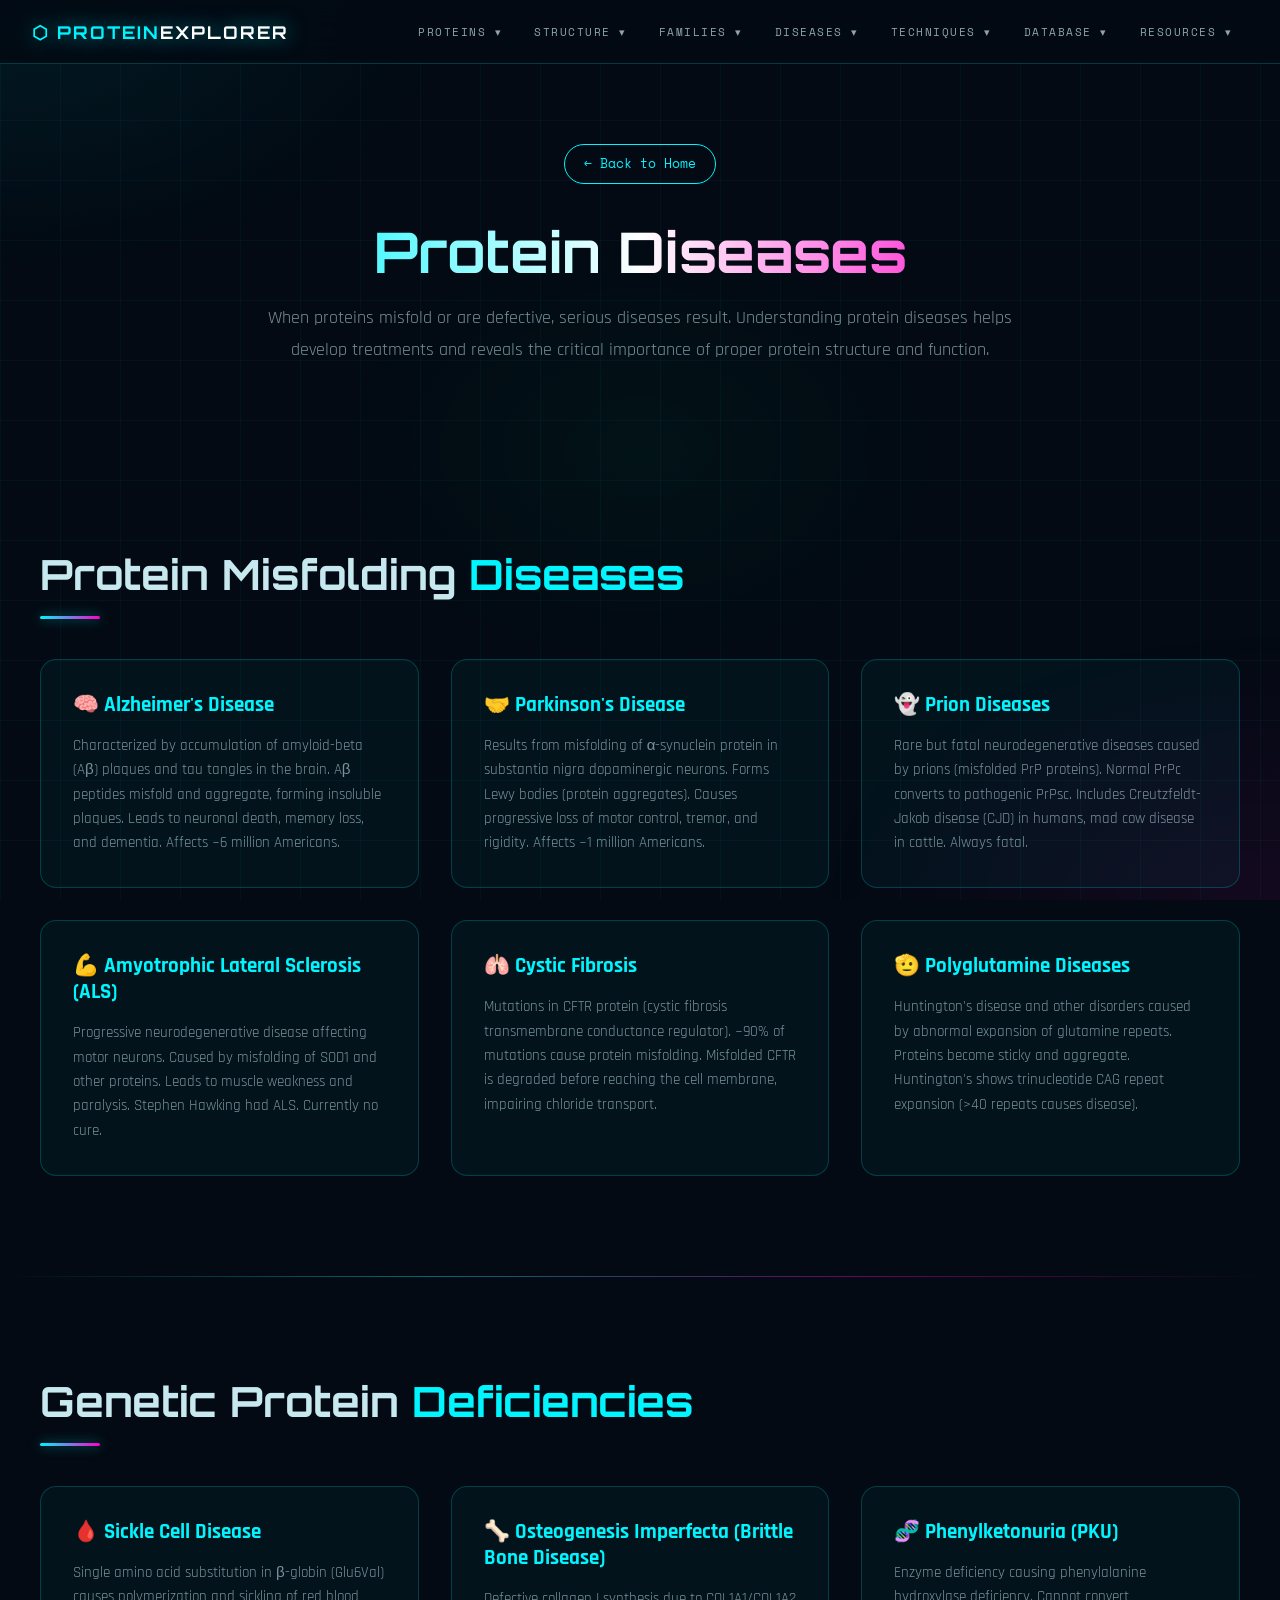
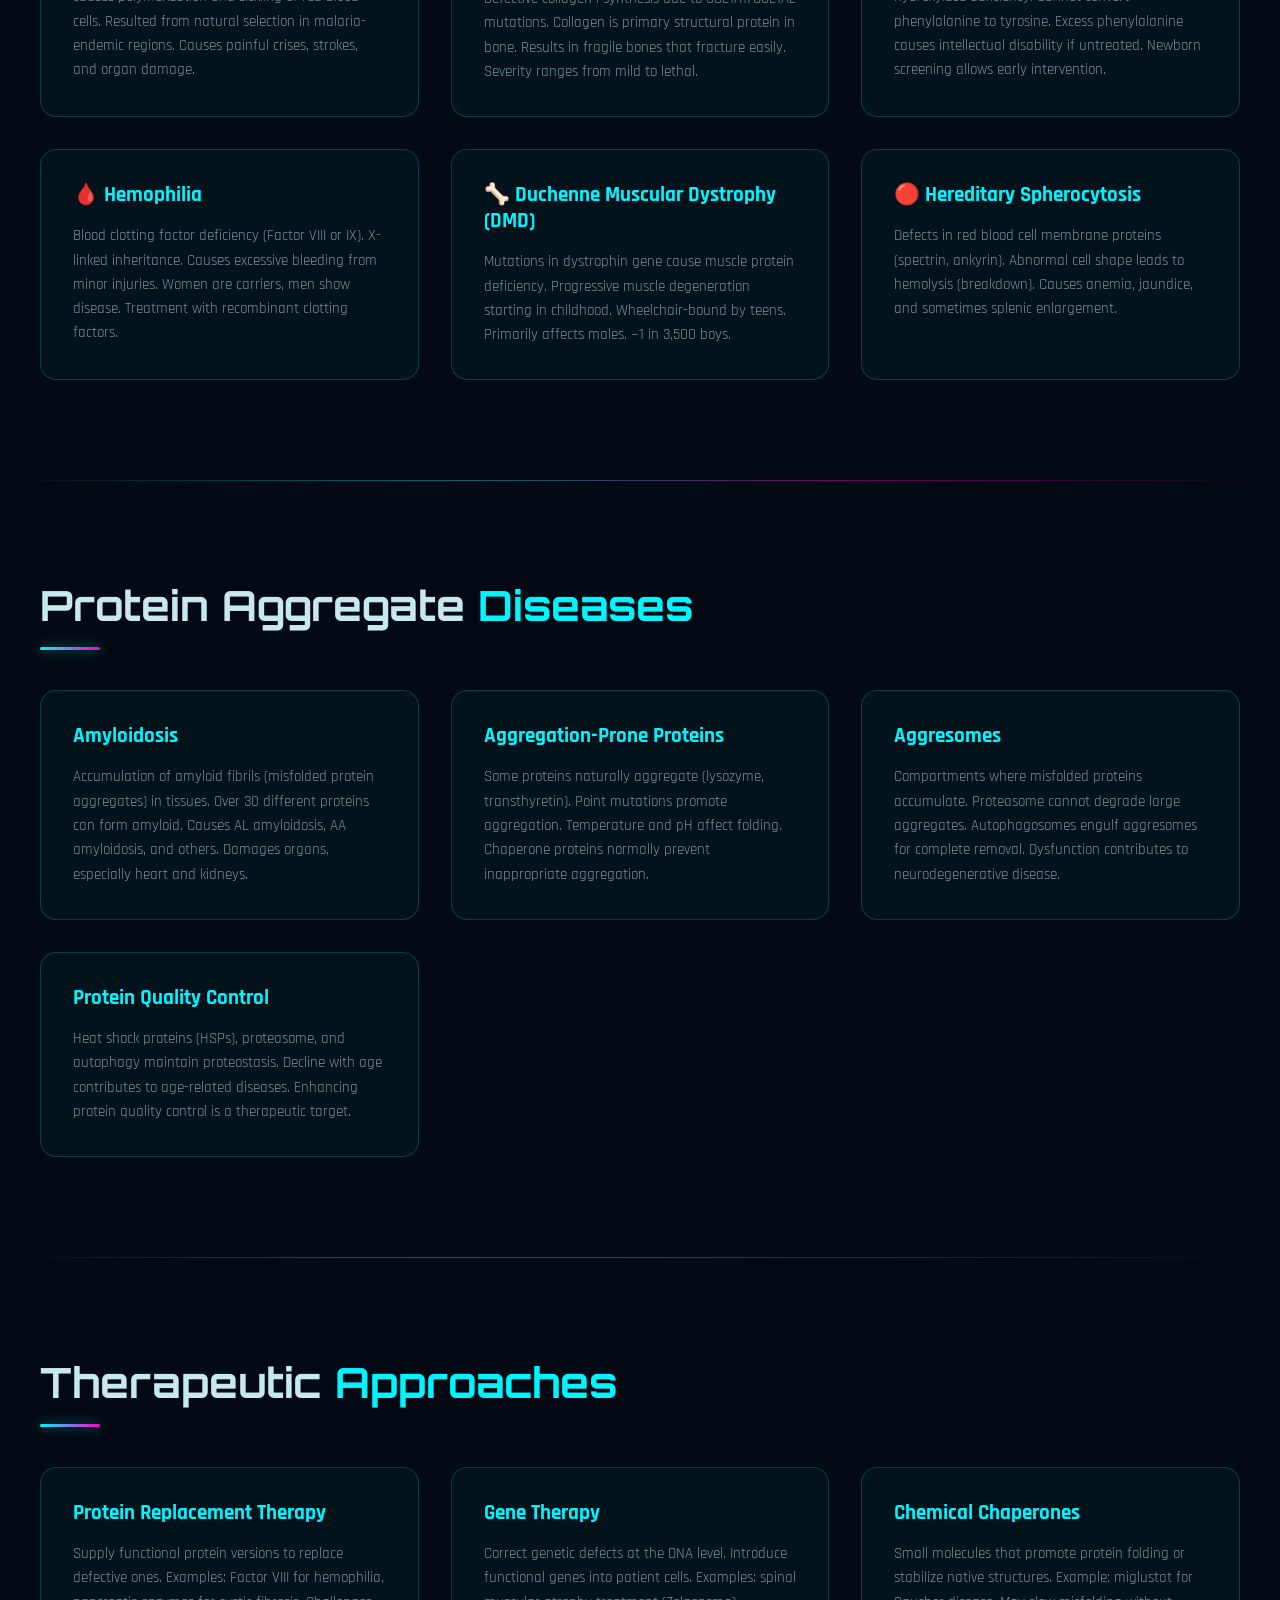
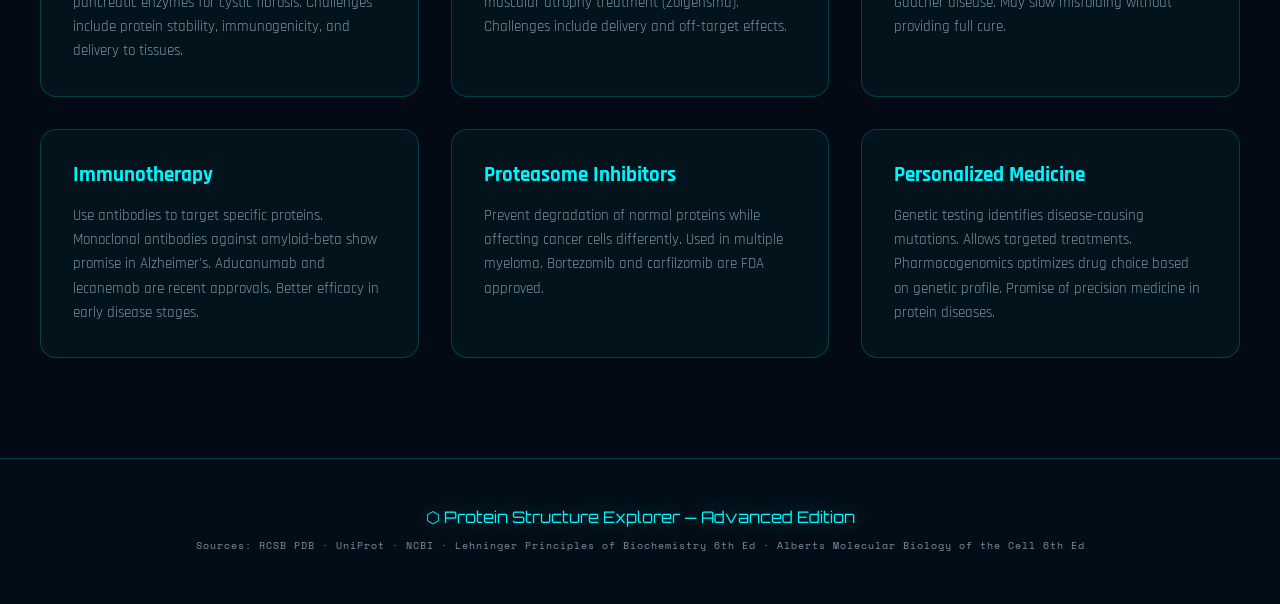
<file: diseases.html>
<!DOCTYPE html>
<html lang="en">
<head>
<meta charset="UTF-8">
<meta name="viewport" content="width=device-width, initial-scale=1.0">
<title>Protein Diseases — Protein Structure Explorer</title>
<link rel="icon" href="molecules.png"/>
<link rel="preconnect" href="https://fonts.googleapis.com">
<link href="https://fonts.googleapis.com/css2?family=Orbitron:wght@400;600;700;900&family=Rajdhani:wght@300;400;500;600;700&family=Space+Mono:wght@400;700&display=swap" rel="stylesheet">
<link rel="stylesheet" href="styles.css">
</head>
<body>

<!-- ══ NAVBAR ══ -->
<nav>
  <a href="index.html" class="nav-logo">⬡ PROTEIN<span>EXPLORER</span></a>
  <ul class="nav-links">

    <!-- 1. PROTEINS -->
    <li class="nav-item">
      <a href="introduction.html">Proteins ▾</a>
      <div class="mega-drop wide">
        <div class="drop-col">
          <div class="drop-col-title">Basics</div>
          <a class="drop-item" href="introduction.html"><span class="drop-icon">🧬</span><span class="drop-text"><span class="dt">What Are Proteins?</span><span class="dd">Definition & history</span></span></a>
          <a class="drop-item" href="amino-acids.html"><span class="drop-icon">⚗️</span><span class="drop-text"><span class="dt">Amino Acids</span><span class="dd">20 building blocks</span></span></a>
          <a class="drop-item" href="introduction.html"><span class="drop-icon">🔗</span><span class="drop-text"><span class="dt">Peptide Bonds</span><span class="dd">Condensation chemistry</span></span></a>
          <a class="drop-item" href="introduction.html"><span class="drop-icon">🌀</span><span class="drop-text"><span class="dt">Polypeptides</span><span class="dd">Chain formation</span></span></a>
          <a class="drop-item" href="protein-synthesis.html"><span class="drop-icon">🏭</span><span class="drop-text"><span class="dt">Ribosomes</span><span class="dd">Protein factories</span></span></a>
          <a class="drop-item" href="protein-synthesis.html"><span class="drop-icon">📐</span><span class="drop-text"><span class="dt">Central Dogma</span><span class="dd">DNA→RNA→Protein</span></span></a>
        </div>
        <div class="drop-col">
          <div class="drop-col-title">Types</div>
          <a class="drop-item" href="protein-families.html"><span class="drop-icon">⚡</span><span class="drop-text"><span class="dt">Enzymes</span><span class="dd">Biological catalysts</span></span></a>
          <a class="drop-item" href="protein-families.html"><span class="drop-icon">💉</span><span class="drop-text"><span class="dt">Hormones</span><span class="dd">Chemical messengers</span></span></a>
          <a class="drop-item" href="protein-families.html"><span class="drop-icon">🛡️</span><span class="drop-text"><span class="dt">Antibodies</span><span class="dd">Immune defenders</span></span></a>
          <a class="drop-item" href="protein-families.html"><span class="drop-icon">🚌</span><span class="drop-text"><span class="dt">Transport</span><span class="dd">Hemoglobin, albumin</span></span></a>
          <a class="drop-item" href="protein-families.html"><span class="drop-icon">🏗️</span><span class="drop-text"><span class="dt">Structural</span><span class="dd">Collagen, keratin</span></span></a>
          <a class="drop-item" href="protein-families.html"><span class="drop-icon">🏃</span><span class="drop-text"><span class="dt">Motor Proteins</span><span class="dd">Myosin, kinesin</span></span></a>
        </div>
        <div class="drop-col">
          <div class="drop-col-title">Functions</div>
          <a class="drop-item" href="protein-families.html"><span class="drop-icon">🔬</span><span class="drop-text"><span class="dt">Catalysis</span><span class="dd">Enzyme mechanisms</span></span></a>
          <a class="drop-item" href="introduction.html"><span class="drop-icon">📡</span><span class="drop-text"><span class="dt">Cell Signaling</span><span class="dd">Receptors & cascades</span></span></a>
          <a class="drop-item" href="protein-synthesis.html"><span class="drop-icon">🧬</span><span class="drop-text"><span class="dt">DNA Replication</span><span class="dd">Polymerases</span></span></a>
          <a class="drop-item" href="protein-families.html"><span class="drop-icon">💪</span><span class="drop-text"><span class="dt">Muscle Contraction</span><span class="dd">Actin–myosin cycle</span></span></a>
          <a class="drop-item" href="diseases.html"><span class="drop-icon">🦠</span><span class="drop-text"><span class="dt">Immune Defense</span><span class="dd">Antibodies & MHC</span></span></a>
          <a class="drop-item" href="protein-families.html"><span class="drop-icon">🩸</span><span class="drop-text"><span class="dt">O₂ Transport</span><span class="dd">Hemoglobin & myoglobin</span></span></a>
        </div>
      </div>
    </li>

    <!-- 2. STRUCTURE LEVELS -->
    <li class="nav-item">
      <a href="protein-structure-levels.html">Structure ▾</a>
      <div class="mega-drop">
        <div class="drop-col">
          <div class="drop-col-title">4 Levels</div>
          <a class="drop-item" href="protein-structure-levels.html"><span class="drop-icon">①</span><span class="drop-text"><span class="dt">Primary</span><span class="dd">Amino acid sequence</span></span></a>
          <a class="drop-item" href="protein-structure-levels.html"><span class="drop-icon">②</span><span class="drop-text"><span class="dt">Secondary</span><span class="dd">α-helices & β-sheets</span></span></a>
          <a class="drop-item" href="protein-structure-levels.html"><span class="drop-icon">③</span><span class="drop-text"><span class="dt">Tertiary</span><span class="dd">3D globular fold</span></span></a>
          <a class="drop-item" href="protein-structure-levels.html"><span class="drop-icon">④</span><span class="drop-text"><span class="dt">Quaternary</span><span class="dd">Multi-subunit complexes</span></span></a>
        </div>
        <div class="drop-col">
          <div class="drop-col-title">Key Concepts</div>
          <a class="drop-item" href="protein-structure-levels.html"><span class="drop-icon">🔄</span><span class="drop-text"><span class="dt">H-Bonds</span><span class="dd">Backbone interactions</span></span></a>
          <a class="drop-item" href="protein-structure-levels.html"><span class="drop-icon">💧</span><span class="drop-text"><span class="dt">Hydrophobic Core</span><span class="dd">Driving force for folding</span></span></a>
          <a class="drop-item" href="protein-structure-levels.html"><span class="drop-icon">⚙️</span><span class="drop-text"><span class="dt">Disulfide Bonds</span><span class="dd">Covalent stabilization</span></span></a>
          <a class="drop-item" href="protein-structure-levels.html"><span class="drop-icon">📊</span><span class="drop-text"><span class="dt">Ramachandran Plot</span><span class="dd">Allowed φ/ψ angles</span></span></a>
        </div>
      </div>
    </li>

    <!-- 3D Models removed -->

    <!-- 4. FAMILIES -->
    <li class="nav-item">
      <a href="protein-families.html">Families ▾</a>
      <div class="mega-drop">
        <div class="drop-col">
          <div class="drop-col-title">Categories</div>
          <a class="drop-item" href="protein-families.html"><span class="drop-icon">⚽</span><span class="drop-text"><span class="dt">Globular</span><span class="dd">Compact & soluble</span></span></a>
          <a class="drop-item" href="protein-families.html"><span class="drop-icon">🧵</span><span class="drop-text"><span class="dt">Fibrous</span><span class="dd">Structural filaments</span></span></a>
          <a class="drop-item" href="protein-families.html"><span class="drop-icon">🫧</span><span class="drop-text"><span class="dt">Membrane</span><span class="dd">Embedded in bilayer</span></span></a>
          <a class="drop-item" href="protein-families.html"><span class="drop-icon">🌊</span><span class="drop-text"><span class="dt">Disordered</span><span class="dd">No fixed structure</span></span></a>
        </div>
        <div class="drop-col">
          <div class="drop-col-title">Specialized</div>
          <a class="drop-item" href="protein-families.html"><span class="drop-icon">🔧</span><span class="drop-text"><span class="dt">Enzymes</span><span class="dd">6 EC classes</span></span></a>
          <a class="drop-item" href="protein-families.html"><span class="drop-icon">🛡️</span><span class="drop-text"><span class="dt">Antibodies</span><span class="dd">5 immunoglobulin classes</span></span></a>
          <a class="drop-item" href="protein-families.html"><span class="drop-icon">🏃</span><span class="drop-text"><span class="dt">Motor Proteins</span><span class="dd">Myosin, kinesin, dynein</span></span></a>
          <a class="drop-item" href="protein-families.html"><span class="drop-icon">🫂</span><span class="drop-text"><span class="dt">Chaperones</span><span class="dd">Folding assistants</span></span></a>
        </div>
      </div>
    </li>

    <!-- 5. DISEASES -->
    <li class="nav-item">
      <a href="diseases.html">Diseases ▾</a>
      <div class="mega-drop">
        <div class="drop-col">
          <div class="drop-col-title">Misfolding</div>
          <a class="drop-item" href="diseases.html"><span class="drop-icon">🧠</span><span class="drop-text"><span class="dt">Alzheimer's</span><span class="dd">Aβ plaques + tau tangles</span></span></a>
          <a class="drop-item" href="diseases.html"><span class="drop-icon">🤝</span><span class="drop-text"><span class="dt">Parkinson's</span><span class="dd">α-synuclein Lewy bodies</span></span></a>
          <a class="drop-item" href="diseases.html"><span class="drop-icon">👻</span><span class="drop-text"><span class="dt">Prion Diseases</span><span class="dd">PrPc → PrPsc</span></span></a>
        </div>
        <div class="drop-col">
          <div class="drop-col-title">Genetic</div>
          <a class="drop-item" href="diseases.html"><span class="drop-icon">🩸</span><span class="drop-text"><span class="dt">Sickle Cell</span><span class="dd">Glu6Val in β-globin</span></span></a>
          <a class="drop-item" href="diseases.html"><span class="drop-icon">🫁</span><span class="drop-text"><span class="dt">Cystic Fibrosis</span><span class="dd">CFTR mutations</span></span></a>
          <a class="drop-item" href="diseases.html"><span class="drop-icon">🦴</span><span class="drop-text"><span class="dt">Osteogenesis Imperfecta</span><span class="dd">Defective collagen</span></span></a>
          <a class="drop-item" href="diseases.html"><span class="drop-icon">🧬</span><span class="drop-text"><span class="dt">PKU</span><span class="dd">Phenylalanine accumulation</span></span></a>
        </div>
      </div>
    </li>

    <!-- 6. TECHNIQUES -->
    <li class="nav-item">
      <a href="techniques.html">Techniques ▾</a>
      <div class="mega-drop">
        <div class="drop-col">
          <div class="drop-col-title">Structural</div>
          <a class="drop-item" href="techniques.html"><span class="drop-icon">💎</span><span class="drop-text"><span class="dt">X-Ray Crystallography</span><span class="dd">Atomic resolution</span></span></a>
          <a class="drop-item" href="techniques.html"><span class="drop-icon">🧲</span><span class="drop-text"><span class="dt">NMR Spectroscopy</span><span class="dd">Solution structures</span></span></a>
          <a class="drop-item" href="techniques.html"><span class="drop-icon">❄️</span><span class="drop-text"><span class="dt">Cryo-EM</span><span class="dd">Resolution revolution</span></span></a>
          <a class="drop-item" href="techniques.html"><span class="drop-icon">🤖</span><span class="drop-text"><span class="dt">AlphaFold AI</span><span class="dd">AI structure prediction</span></span></a>
        </div>
        <div class="drop-col">
          <div class="drop-col-title">Analytical</div>
          <a class="drop-item" href="techniques.html"><span class="drop-icon">⚖️</span><span class="drop-text"><span class="dt">Mass Spectrometry</span><span class="dd">Protein identification</span></span></a>
          <a class="drop-item" href="techniques.html"><span class="drop-icon">🌈</span><span class="drop-text"><span class="dt">CD Spectroscopy</span><span class="dd">Secondary structure</span></span></a>
          <a class="drop-item" href="techniques.html"><span class="drop-icon">💡</span><span class="drop-text"><span class="dt">FRET</span><span class="dd">Molecular distances</span></span></a>
          <a class="drop-item" href="techniques.html"><span class="drop-icon">🧫</span><span class="drop-text"><span class="dt">SDS-PAGE/Western</span><span class="dd">Size separation</span></span></a>
        </div>
      </div>
    </li>

    <!-- 7. DATABASE -->
    <li class="nav-item">
      <a href="pdb.html">Database ▾</a>
      <div class="mega-drop">
        <div class="drop-col">
          <div class="drop-col-title">Databases</div>
          <a class="drop-item" href="pdb.html"><span class="drop-icon">🏛️</span><span class="drop-text"><span class="dt">Protein Data Bank</span><span class="dd">200K+ structures</span></span></a>
          <a class="drop-item" href="pdb.html"><span class="drop-icon">🤖</span><span class="drop-text"><span class="dt">AlphaFold DB</span><span class="dd">200M+ predictions</span></span></a>
          <a class="drop-item" href="pdb.html"><span class="drop-icon">📚</span><span class="drop-text"><span class="dt">UniProt</span><span class="dd">Protein knowledgebase</span></span></a>
          <a class="drop-item" href="pdb.html"><span class="drop-icon">🔬</span><span class="drop-text"><span class="dt">NCBI Protein</span><span class="dd">Sequence database</span></span></a>
        </div>
        <div class="drop-col">
          <div class="drop-col-title">Tools</div>
          <a class="drop-item" href="pdb.html"><span class="drop-icon">🖥️</span><span class="drop-text"><span class="dt">PyMOL</span><span class="dd">Structure visualization</span></span></a>
          <a class="drop-item" href="pdb.html"><span class="drop-icon">💻</span><span class="drop-text"><span class="dt">BLAST</span><span class="dd">Sequence alignment</span></span></a>
          <a class="drop-item" href="pdb.html"><span class="drop-icon">🌐</span><span class="drop-text"><span class="dt">Mol* Viewer</span><span class="dd">Web-based 3D viewer</span></span></a>
          <a class="drop-item" href="pdb.html"><span class="drop-icon">🧮</span><span class="drop-text"><span class="dt">Clustal Omega</span><span class="dd">Multiple alignment</span></span></a>
        </div>
      </div>
    </li>

    <!-- 8. RESOURCES -->
    <li class="nav-item">
      <a href="quiz.html">Resources ▾</a>
      <div class="mega-drop">
        <div class="drop-col">
          <div class="drop-col-title">Self-Test & Reference</div>
          <a class="drop-item" href="quiz.html"><span class="drop-icon">❓</span><span class="drop-text"><span class="dt">10-Question Quiz</span><span class="dd">Test your knowledge</span></span></a>
          <a class="drop-item" href="glossary.html"><span class="drop-icon">📖</span><span class="drop-text"><span class="dt">Glossary A–Z</span><span class="dd">60+ searchable terms</span></span></a>
          <a class="drop-item" href="protein-families.html"><span class="drop-icon">🔍</span><span class="drop-text"><span class="dt">Protein Profiles</span><span class="dd">10 case studies</span></span></a>
          <a class="drop-item" href="evolution.html"><span class="drop-icon">🧫</span><span class="drop-text"><span class="dt">Bioinformatics</span><span class="dd">Evolution & tools</span></span></a>
        </div>
      </div>
    </li>

  </ul>
</nav>

<!-- ══ PAGE HEADER ══ -->
<div class="page-header">
  <div>
    <a href="index.html" class="back-btn">← Back to Home</a>
    <h1>Protein <span style="color:var(--cyan)">Diseases</span></h1>
    <p>When proteins misfold or are defective, serious diseases result. Understanding protein diseases helps develop treatments and reveals the critical importance of proper protein structure and function.</p>
  </div>
</div>

<section>
  <div class="section-inner">
    <h2 class="section-title">Protein Misfolding <span>Diseases</span></h2>
    <div class="section-divider"></div>
    
    <div class="cards-grid">
      <div class="content-card">
        <h3>🧠 Alzheimer's Disease</h3>
        <p>Characterized by accumulation of amyloid-beta (Aβ) plaques and tau tangles in the brain. Aβ peptides misfold and aggregate, forming insoluble plaques. Leads to neuronal death, memory loss, and dementia. Affects ~6 million Americans.</p>
      </div>
      
      <div class="content-card">
        <h3>🤝 Parkinson's Disease</h3>
        <p>Results from misfolding of α-synuclein protein in substantia nigra dopaminergic neurons. Forms Lewy bodies (protein aggregates). Causes progressive loss of motor control, tremor, and rigidity. Affects ~1 million Americans.</p>
      </div>
      
      <div class="content-card">
        <h3>👻 Prion Diseases</h3>
        <p>Rare but fatal neurodegenerative diseases caused by prions (misfolded PrP proteins). Normal PrPc converts to pathogenic PrPsc. Includes Creutzfeldt-Jakob disease (CJD) in humans, mad cow disease in cattle. Always fatal.</p>
      </div>
      
      <div class="content-card">
        <h3>💪 Amyotrophic Lateral Sclerosis (ALS)</h3>
        <p>Progressive neurodegenerative disease affecting motor neurons. Caused by misfolding of SOD1 and other proteins. Leads to muscle weakness and paralysis. Stephen Hawking had ALS. Currently no cure.</p>
      </div>
      
      <div class="content-card">
        <h3>🫁 Cystic Fibrosis</h3>
        <p>Mutations in CFTR protein (cystic fibrosis transmembrane conductance regulator). ~90% of mutations cause protein misfolding. Misfolded CFTR is degraded before reaching the cell membrane, impairing chloride transport.</p>
      </div>
      
      <div class="content-card">
        <h3>🫡 Polyglutamine Diseases</h3>
        <p>Huntington's disease and other disorders caused by abnormal expansion of glutamine repeats. Proteins become sticky and aggregate. Huntington's shows trinucleotide CAG repeat expansion (>40 repeats causes disease).</p>
      </div>
    </div>
  </div>
</section>

<div class="section-sep"></div>

<section>
  <div class="section-inner">
    <h2 class="section-title">Genetic Protein <span>Deficiencies</span></h2>
    <div class="section-divider"></div>
    
    <div class="cards-grid">
      <div class="content-card">
        <h3>🩸 Sickle Cell Disease</h3>
        <p>Single amino acid substitution in β-globin (Glu6Val) causes polymerization and sickling of red blood cells. Resulted from natural selection in malaria-endemic regions. Causes painful crises, strokes, and organ damage.</p>
      </div>
      
      <div class="content-card">
        <h3>🦴 Osteogenesis Imperfecta (Brittle Bone Disease)</h3>
        <p>Defective collagen I synthesis due to COL1A1/COL1A2 mutations. Collagen is primary structural protein in bone. Results in fragile bones that fracture easily. Severity ranges from mild to lethal.</p>
      </div>
      
      <div class="content-card">
        <h3>🧬 Phenylketonuria (PKU)</h3>
        <p>Enzyme deficiency causing phenylalanine hydroxylase deficiency. Cannot convert phenylalanine to tyrosine. Excess phenylalanine causes intellectual disability if untreated. Newborn screening allows early intervention.</p>
      </div>
      
      <div class="content-card">
        <h3>🩸 Hemophilia</h3>
        <p>Blood clotting factor deficiency (Factor VIII or IX). X-linked inheritance. Causes excessive bleeding from minor injuries. Women are carriers, men show disease. Treatment with recombinant clotting factors.</p>
      </div>
      
      <div class="content-card">
        <h3>🦴 Duchenne Muscular Dystrophy (DMD)</h3>
        <p>Mutations in dystrophin gene cause muscle protein deficiency. Progressive muscle degeneration starting in childhood. Wheelchair-bound by teens. Primarily affects males. ~1 in 3,500 boys.</p>
      </div>
      
      <div class="content-card">
        <h3>🔴 Hereditary Spherocytosis</h3>
        <p>Defects in red blood cell membrane proteins (spectrin, ankyrin). Abnormal cell shape leads to hemolysis (breakdown). Causes anemia, jaundice, and sometimes splenic enlargement.</p>
      </div>
    </div>
  </div>
</section>

<div class="section-sep"></div>

<section>
  <div class="section-inner">
    <h2 class="section-title">Protein Aggregate <span>Diseases</span></h2>
    <div class="section-divider"></div>
    
    <div class="cards-grid">
      <div class="content-card">
        <h3>Amyloidosis</h3>
        <p>Accumulation of amyloid fibrils (misfolded protein aggregates) in tissues. Over 30 different proteins can form amyloid. Causes AL amyloidosis, AA amyloidosis, and others. Damages organs, especially heart and kidneys.</p>
      </div>
      
      <div class="content-card">
        <h3>Aggregation-Prone Proteins</h3>
        <p>Some proteins naturally aggregate (lysozyme, transthyretin). Point mutations promote aggregation. Temperature and pH affect folding. Chaperone proteins normally prevent inappropriate aggregation.</p>
      </div>
      
      <div class="content-card">
        <h3>Aggresomes</h3>
        <p>Compartments where misfolded proteins accumulate. Proteasome cannot degrade large aggregates. Autophagosomes engulf aggresomes for complete removal. Dysfunction contributes to neurodegenerative disease.</p>
      </div>
      
      <div class="content-card">
        <h3>Protein Quality Control</h3>
        <p>Heat shock proteins (HSPs), proteasome, and autophagy maintain proteostasis. Decline with age contributes to age-related diseases. Enhancing protein quality control is a therapeutic target.</p>
      </div>
    </div>
  </div>
</section>

<div class="section-sep"></div>

<section>
  <div class="section-inner">
    <h2 class="section-title">Therapeutic <span>Approaches</span></h2>
    <div class="section-divider"></div>
    
    <div class="cards-grid">
      <div class="content-card">
        <h3>Protein Replacement Therapy</h3>
        <p>Supply functional protein versions to replace defective ones. Examples: Factor VIII for hemophilia, pancreatic enzymes for cystic fibrosis. Challenges include protein stability, immunogenicity, and delivery to tissues.</p>
      </div>
      
      <div class="content-card">
        <h3>Gene Therapy</h3>
        <p>Correct genetic defects at the DNA level. Introduce functional genes into patient cells. Examples: spinal muscular atrophy treatment (Zolgensma). Challenges include delivery and off-target effects.</p>
      </div>
      
      <div class="content-card">
        <h3>Chemical Chaperones</h3>
        <p>Small molecules that promote protein folding or stabilize native structures. Example: miglustat for Gaucher disease. May slow misfolding without providing full cure.</p>
      </div>
      
      <div class="content-card">
        <h3>Immunotherapy</h3>
        <p>Use antibodies to target specific proteins. Monoclonal antibodies against amyloid-beta show promise in Alzheimer's. Aducanumab and lecanemab are recent approvals. Better efficacy in early disease stages.</p>
      </div>
      
      <div class="content-card">
        <h3>Proteasome Inhibitors</h3>
        <p>Prevent degradation of normal proteins while affecting cancer cells differently. Used in multiple myeloma. Bortezomib and carfilzomib are FDA approved.</p>
      </div>
      
      <div class="content-card">
        <h3>Personalized Medicine</h3>
        <p>Genetic testing identifies disease-causing mutations. Allows targeted treatments. Pharmacogenomics optimizes drug choice based on genetic profile. Promise of precision medicine in protein diseases.</p>
      </div>
    </div>
  </div>
</section>

<!-- ══ FOOTER ══ -->
<footer>
  <div class="footer-title">⬡ Protein Structure Explorer — Advanced Edition</div>
  <div class="footer-sub">
    Sources: RCSB PDB · UniProt · NCBI · Lehninger Principles of Biochemistry 6th Ed · Alberts Molecular Biology of the Cell 6th Ed
  </div>
</footer>

<script src="script.js"></script>
</body>
</html>
</file>
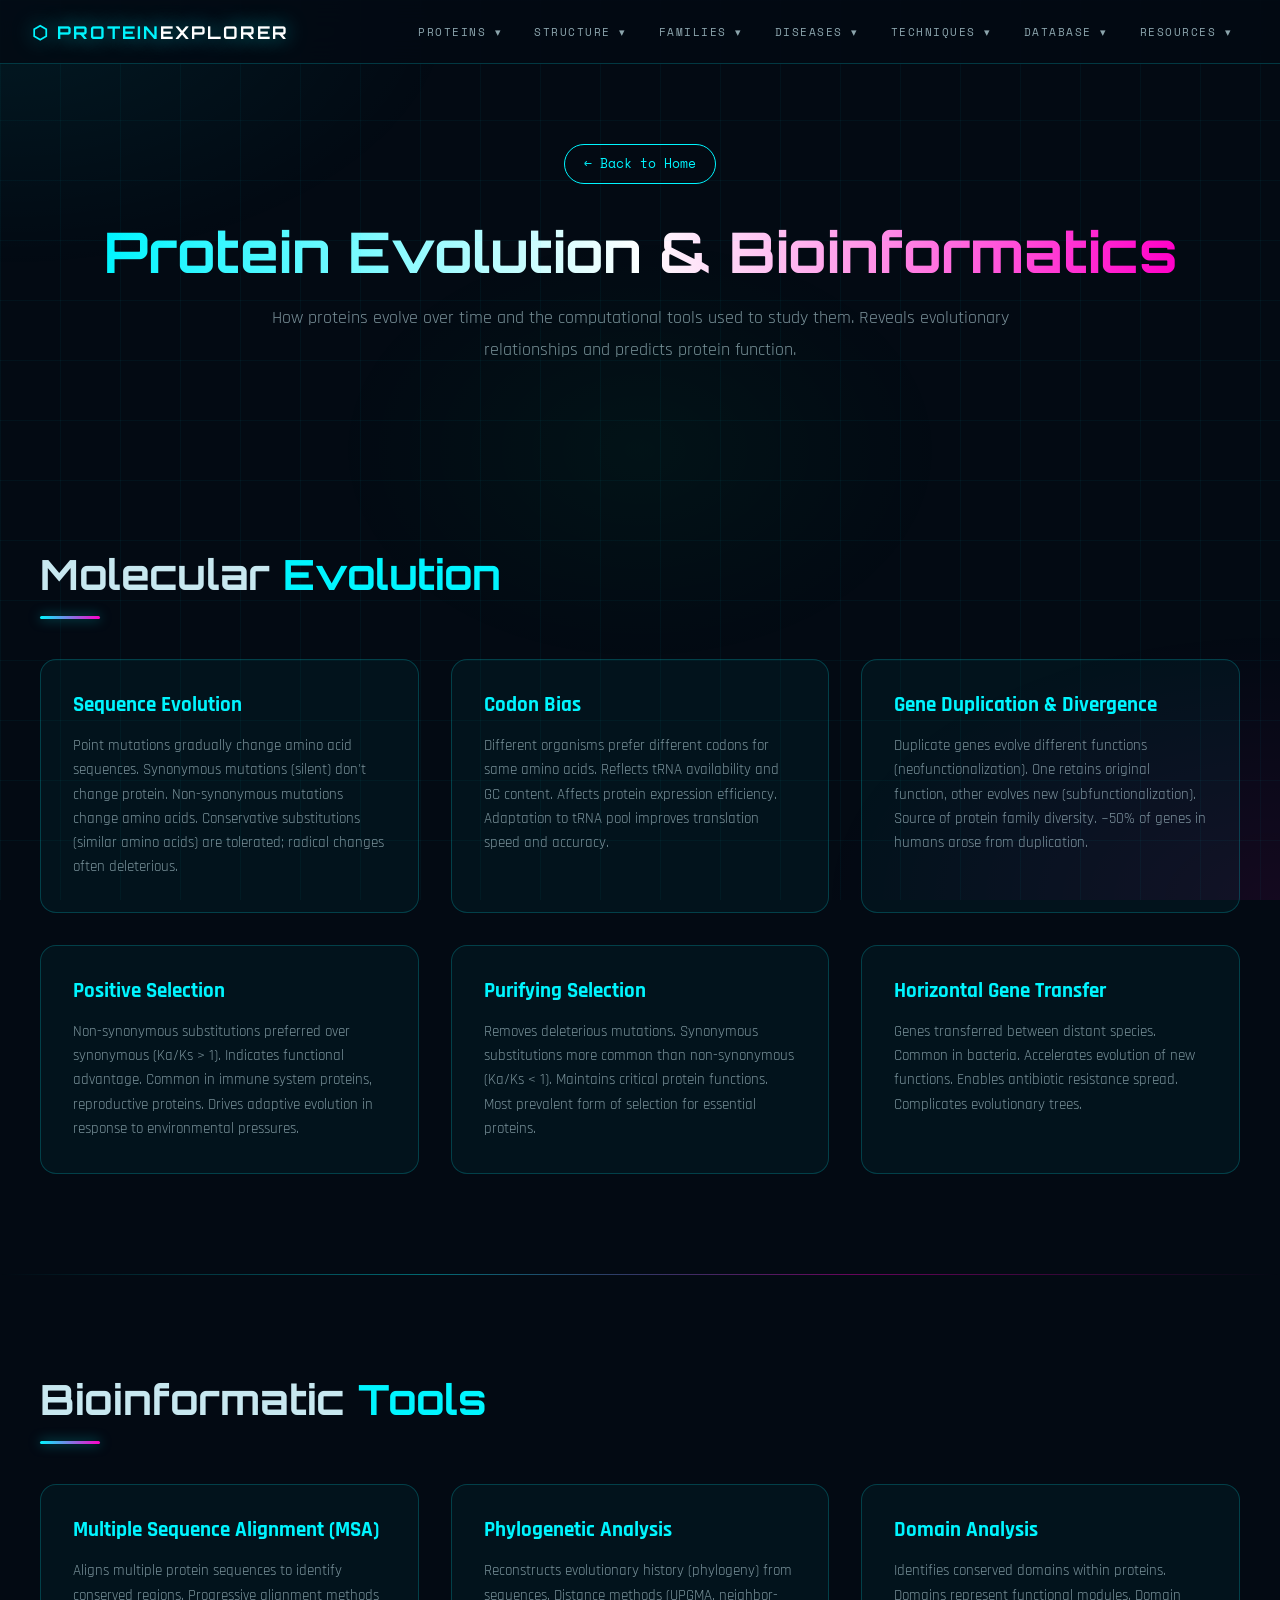
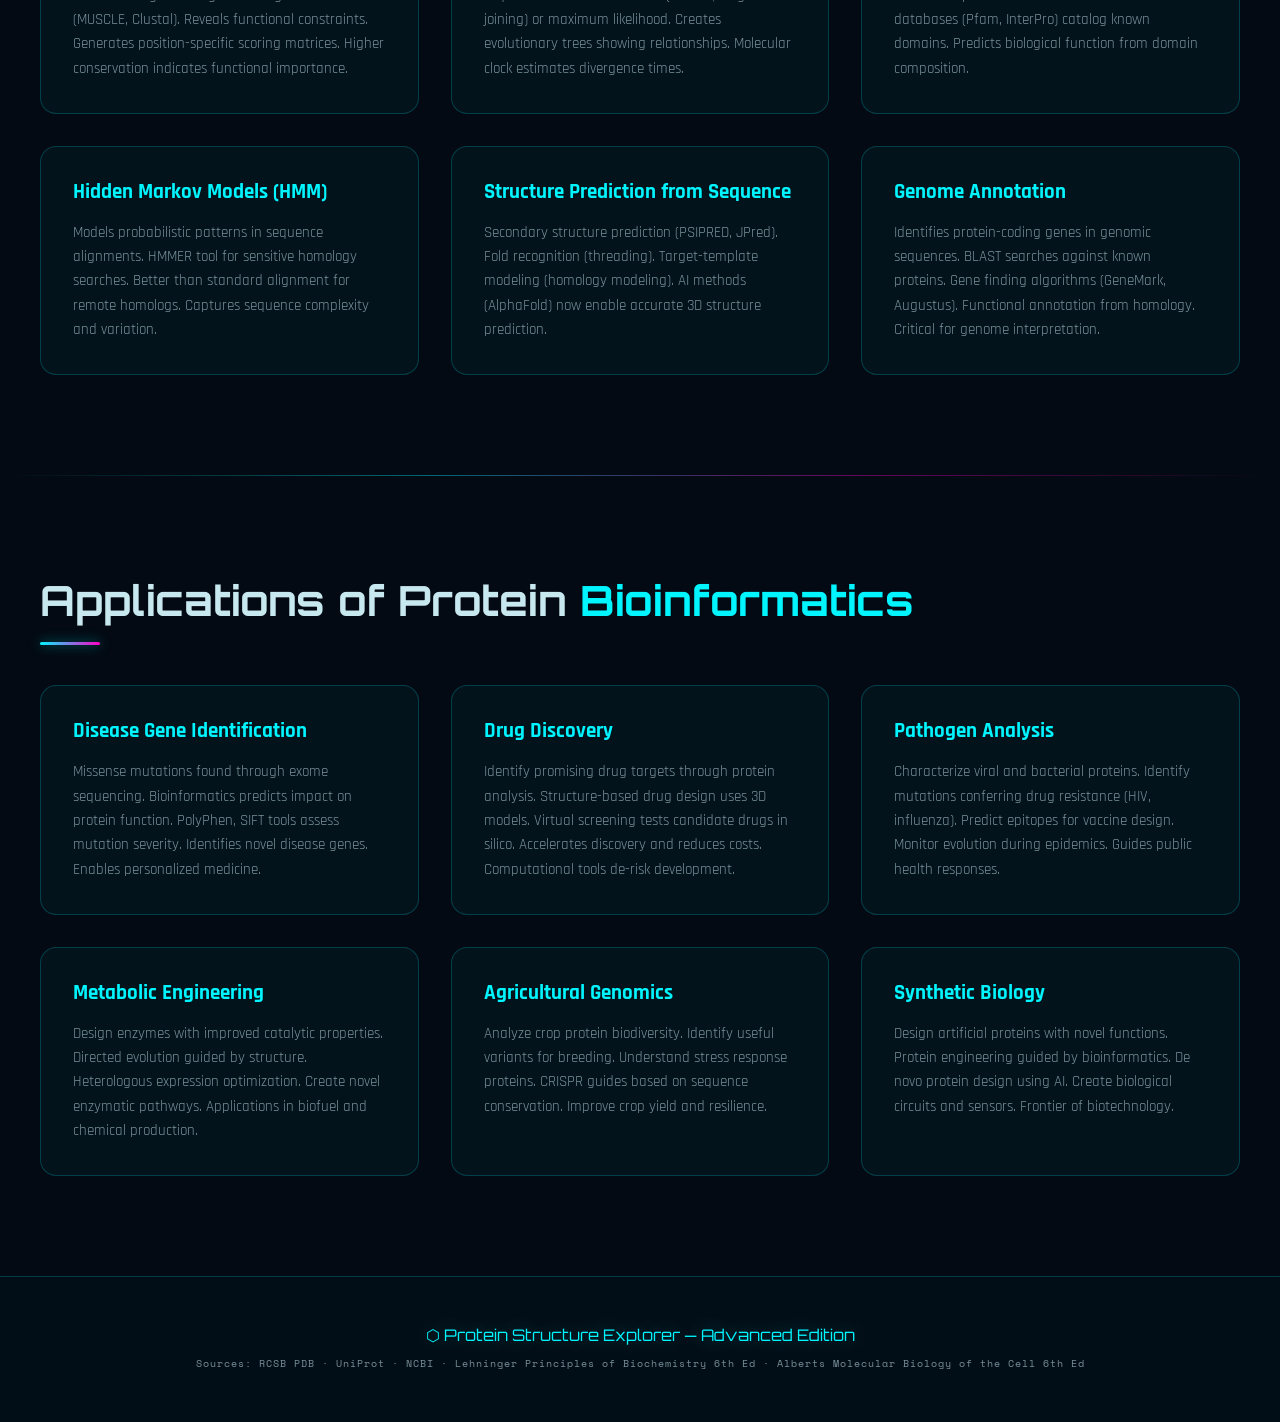
<file: evolution.html>
<!DOCTYPE html>
<html lang="en">
<head>
<meta charset="UTF-8">
<meta name="viewport" content="width=device-width, initial-scale=1.0">
<title>Protein Evolution & Bioinformatics — Protein Structure Explorer</title>
<link rel="icon" href="molecules.png"/>
<link rel="preconnect" href="https://fonts.googleapis.com">
<link href="https://fonts.googleapis.com/css2?family=Orbitron:wght@400;600;700;900&family=Rajdhani:wght@300;400;500;600;700&family=Space+Mono:wght@400;700&display=swap" rel="stylesheet">
<link rel="stylesheet" href="styles.css">
</head>
<body>

<!-- ══ NAVBAR ══ -->
<nav>
  <a href="index.html" class="nav-logo">⬡ PROTEIN<span>EXPLORER</span></a>
  <ul class="nav-links">

    <!-- 1. PROTEINS -->
    <li class="nav-item">
      <a href="introduction.html">Proteins ▾</a>
      <div class="mega-drop wide">
        <div class="drop-col">
          <div class="drop-col-title">Basics</div>
          <a class="drop-item" href="introduction.html"><span class="drop-icon">🧬</span><span class="drop-text"><span class="dt">What Are Proteins?</span><span class="dd">Definition & history</span></span></a>
          <a class="drop-item" href="amino-acids.html"><span class="drop-icon">⚗️</span><span class="drop-text"><span class="dt">Amino Acids</span><span class="dd">20 building blocks</span></span></a>
          <a class="drop-item" href="introduction.html"><span class="drop-icon">🔗</span><span class="drop-text"><span class="dt">Peptide Bonds</span><span class="dd">Condensation chemistry</span></span></a>
          <a class="drop-item" href="introduction.html"><span class="drop-icon">🌀</span><span class="drop-text"><span class="dt">Polypeptides</span><span class="dd">Chain formation</span></span></a>
          <a class="drop-item" href="protein-synthesis.html"><span class="drop-icon">🏭</span><span class="drop-text"><span class="dt">Ribosomes</span><span class="dd">Protein factories</span></span></a>
          <a class="drop-item" href="protein-synthesis.html"><span class="drop-icon">📐</span><span class="drop-text"><span class="dt">Central Dogma</span><span class="dd">DNA→RNA→Protein</span></span></a>
        </div>
        <div class="drop-col">
          <div class="drop-col-title">Types</div>
          <a class="drop-item" href="protein-families.html"><span class="drop-icon">⚡</span><span class="drop-text"><span class="dt">Enzymes</span><span class="dd">Biological catalysts</span></span></a>
          <a class="drop-item" href="protein-families.html"><span class="drop-icon">💉</span><span class="drop-text"><span class="dt">Hormones</span><span class="dd">Chemical messengers</span></span></a>
          <a class="drop-item" href="protein-families.html"><span class="drop-icon">🛡️</span><span class="drop-text"><span class="dt">Antibodies</span><span class="dd">Immune defenders</span></span></a>
          <a class="drop-item" href="protein-families.html"><span class="drop-icon">🚌</span><span class="drop-text"><span class="dt">Transport</span><span class="dd">Hemoglobin, albumin</span></span></a>
          <a class="drop-item" href="protein-families.html"><span class="drop-icon">🏗️</span><span class="drop-text"><span class="dt">Structural</span><span class="dd">Collagen, keratin</span></span></a>
          <a class="drop-item" href="protein-families.html"><span class="drop-icon">🏃</span><span class="drop-text"><span class="dt">Motor Proteins</span><span class="dd">Myosin, kinesin</span></span></a>
        </div>
        <div class="drop-col">
          <div class="drop-col-title">Functions</div>
          <a class="drop-item" href="protein-families.html"><span class="drop-icon">🔬</span><span class="drop-text"><span class="dt">Catalysis</span><span class="dd">Enzyme mechanisms</span></span></a>
          <a class="drop-item" href="introduction.html"><span class="drop-icon">📡</span><span class="drop-text"><span class="dt">Cell Signaling</span><span class="dd">Receptors & cascades</span></span></a>
          <a class="drop-item" href="protein-synthesis.html"><span class="drop-icon">🧬</span><span class="drop-text"><span class="dt">DNA Replication</span><span class="dd">Polymerases</span></span></a>
          <a class="drop-item" href="protein-families.html"><span class="drop-icon">💪</span><span class="drop-text"><span class="dt">Muscle Contraction</span><span class="dd">Actin–myosin cycle</span></span></a>
          <a class="drop-item" href="diseases.html"><span class="drop-icon">🦠</span><span class="drop-text"><span class="dt">Immune Defense</span><span class="dd">Antibodies & MHC</span></span></a>
          <a class="drop-item" href="protein-families.html"><span class="drop-icon">🩸</span><span class="drop-text"><span class="dt">O₂ Transport</span><span class="dd">Hemoglobin & myoglobin</span></span></a>
        </div>
      </div>
    </li>

    <!-- 2. STRUCTURE LEVELS -->
    <li class="nav-item">
      <a href="protein-structure-levels.html">Structure ▾</a>
      <div class="mega-drop">
        <div class="drop-col">
          <div class="drop-col-title">4 Levels</div>
          <a class="drop-item" href="protein-structure-levels.html"><span class="drop-icon">①</span><span class="drop-text"><span class="dt">Primary</span><span class="dd">Amino acid sequence</span></span></a>
          <a class="drop-item" href="protein-structure-levels.html"><span class="drop-icon">②</span><span class="drop-text"><span class="dt">Secondary</span><span class="dd">α-helices & β-sheets</span></span></a>
          <a class="drop-item" href="protein-structure-levels.html"><span class="drop-icon">③</span><span class="drop-text"><span class="dt">Tertiary</span><span class="dd">3D globular fold</span></span></a>
          <a class="drop-item" href="protein-structure-levels.html"><span class="drop-icon">④</span><span class="drop-text"><span class="dt">Quaternary</span><span class="dd">Multi-subunit complexes</span></span></a>
        </div>
        <div class="drop-col">
          <div class="drop-col-title">Key Concepts</div>
          <a class="drop-item" href="protein-structure-levels.html"><span class="drop-icon">🔄</span><span class="drop-text"><span class="dt">H-Bonds</span><span class="dd">Backbone interactions</span></span></a>
          <a class="drop-item" href="protein-structure-levels.html"><span class="drop-icon">💧</span><span class="drop-text"><span class="dt">Hydrophobic Core</span><span class="dd">Driving force for folding</span></span></a>
          <a class="drop-item" href="protein-structure-levels.html"><span class="drop-icon">⚙️</span><span class="drop-text"><span class="dt">Disulfide Bonds</span><span class="dd">Covalent stabilization</span></span></a>
          <a class="drop-item" href="protein-structure-levels.html"><span class="drop-icon">📊</span><span class="drop-text"><span class="dt">Ramachandran Plot</span><span class="dd">Allowed φ/ψ angles</span></span></a>
        </div>
      </div>
    </li>

    <!-- 3D Models removed -->

    <!-- 4. FAMILIES -->
    <li class="nav-item">
      <a href="protein-families.html">Families ▾</a>
      <div class="mega-drop">
        <div class="drop-col">
          <div class="drop-col-title">Categories</div>
          <a class="drop-item" href="protein-families.html"><span class="drop-icon">⚽</span><span class="drop-text"><span class="dt">Globular</span><span class="dd">Compact & soluble</span></span></a>
          <a class="drop-item" href="protein-families.html"><span class="drop-icon">🧵</span><span class="drop-text"><span class="dt">Fibrous</span><span class="dd">Structural filaments</span></span></a>
          <a class="drop-item" href="protein-families.html"><span class="drop-icon">🫧</span><span class="drop-text"><span class="dt">Membrane</span><span class="dd">Embedded in bilayer</span></span></a>
          <a class="drop-item" href="protein-families.html"><span class="drop-icon">🌊</span><span class="drop-text"><span class="dt">Disordered</span><span class="dd">No fixed structure</span></span></a>
        </div>
        <div class="drop-col">
          <div class="drop-col-title">Specialized</div>
          <a class="drop-item" href="protein-families.html"><span class="drop-icon">🔧</span><span class="drop-text"><span class="dt">Enzymes</span><span class="dd">6 EC classes</span></span></a>
          <a class="drop-item" href="protein-families.html"><span class="drop-icon">🛡️</span><span class="drop-text"><span class="dt">Antibodies</span><span class="dd">5 immunoglobulin classes</span></span></a>
          <a class="drop-item" href="protein-families.html"><span class="drop-icon">🏃</span><span class="drop-text"><span class="dt">Motor Proteins</span><span class="dd">Myosin, kinesin, dynein</span></span></a>
          <a class="drop-item" href="protein-families.html"><span class="drop-icon">🫂</span><span class="drop-text"><span class="dt">Chaperones</span><span class="dd">Folding assistants</span></span></a>
        </div>
      </div>
    </li>

    <!-- 5. DISEASES -->
    <li class="nav-item">
      <a href="diseases.html">Diseases ▾</a>
      <div class="mega-drop">
        <div class="drop-col">
          <div class="drop-col-title">Misfolding</div>
          <a class="drop-item" href="diseases.html"><span class="drop-icon">🧠</span><span class="drop-text"><span class="dt">Alzheimer's</span><span class="dd">Aβ plaques + tau tangles</span></span></a>
          <a class="drop-item" href="diseases.html"><span class="drop-icon">🤝</span><span class="drop-text"><span class="dt">Parkinson's</span><span class="dd">α-synuclein Lewy bodies</span></span></a>
          <a class="drop-item" href="diseases.html"><span class="drop-icon">👻</span><span class="drop-text"><span class="dt">Prion Diseases</span><span class="dd">PrPc → PrPsc</span></span></a>
        </div>
        <div class="drop-col">
          <div class="drop-col-title">Genetic</div>
          <a class="drop-item" href="diseases.html"><span class="drop-icon">🩸</span><span class="drop-text"><span class="dt">Sickle Cell</span><span class="dd">Glu6Val in β-globin</span></span></a>
          <a class="drop-item" href="diseases.html"><span class="drop-icon">🫁</span><span class="drop-text"><span class="dt">Cystic Fibrosis</span><span class="dd">CFTR mutations</span></span></a>
          <a class="drop-item" href="diseases.html"><span class="drop-icon">🦴</span><span class="drop-text"><span class="dt">Osteogenesis Imperfecta</span><span class="dd">Defective collagen</span></span></a>
          <a class="drop-item" href="diseases.html"><span class="drop-icon">🧬</span><span class="drop-text"><span class="dt">PKU</span><span class="dd">Phenylalanine accumulation</span></span></a>
        </div>
      </div>
    </li>

    <!-- 6. TECHNIQUES -->
    <li class="nav-item">
      <a href="techniques.html">Techniques ▾</a>
      <div class="mega-drop">
        <div class="drop-col">
          <div class="drop-col-title">Structural</div>
          <a class="drop-item" href="techniques.html"><span class="drop-icon">💎</span><span class="drop-text"><span class="dt">X-Ray Crystallography</span><span class="dd">Atomic resolution</span></span></a>
          <a class="drop-item" href="techniques.html"><span class="drop-icon">🧲</span><span class="drop-text"><span class="dt">NMR Spectroscopy</span><span class="dd">Solution structures</span></span></a>
          <a class="drop-item" href="techniques.html"><span class="drop-icon">❄️</span><span class="drop-text"><span class="dt">Cryo-EM</span><span class="dd">Resolution revolution</span></span></a>
          <a class="drop-item" href="techniques.html"><span class="drop-icon">🤖</span><span class="drop-text"><span class="dt">AlphaFold AI</span><span class="dd">AI structure prediction</span></span></a>
        </div>
        <div class="drop-col">
          <div class="drop-col-title">Analytical</div>
          <a class="drop-item" href="techniques.html"><span class="drop-icon">⚖️</span><span class="drop-text"><span class="dt">Mass Spectrometry</span><span class="dd">Protein identification</span></span></a>
          <a class="drop-item" href="techniques.html"><span class="drop-icon">🌈</span><span class="drop-text"><span class="dt">CD Spectroscopy</span><span class="dd">Secondary structure</span></span></a>
          <a class="drop-item" href="techniques.html"><span class="drop-icon">💡</span><span class="drop-text"><span class="dt">FRET</span><span class="dd">Molecular distances</span></span></a>
          <a class="drop-item" href="techniques.html"><span class="drop-icon">🧫</span><span class="drop-text"><span class="dt">SDS-PAGE/Western</span><span class="dd">Size separation</span></span></a>
        </div>
      </div>
    </li>

    <!-- 7. DATABASE -->
    <li class="nav-item">
      <a href="pdb.html">Database ▾</a>
      <div class="mega-drop">
        <div class="drop-col">
          <div class="drop-col-title">Databases</div>
          <a class="drop-item" href="pdb.html"><span class="drop-icon">🏛️</span><span class="drop-text"><span class="dt">Protein Data Bank</span><span class="dd">200K+ structures</span></span></a>
          <a class="drop-item" href="pdb.html"><span class="drop-icon">🤖</span><span class="drop-text"><span class="dt">AlphaFold DB</span><span class="dd">200M+ predictions</span></span></a>
          <a class="drop-item" href="pdb.html"><span class="drop-icon">📚</span><span class="drop-text"><span class="dt">UniProt</span><span class="dd">Protein knowledgebase</span></span></a>
          <a class="drop-item" href="pdb.html"><span class="drop-icon">🔬</span><span class="drop-text"><span class="dt">NCBI Protein</span><span class="dd">Sequence database</span></span></a>
        </div>
        <div class="drop-col">
          <div class="drop-col-title">Tools</div>
          <a class="drop-item" href="pdb.html"><span class="drop-icon">🖥️</span><span class="drop-text"><span class="dt">PyMOL</span><span class="dd">Structure visualization</span></span></a>
          <a class="drop-item" href="pdb.html"><span class="drop-icon">💻</span><span class="drop-text"><span class="dt">BLAST</span><span class="dd">Sequence alignment</span></span></a>
          <a class="drop-item" href="pdb.html"><span class="drop-icon">🌐</span><span class="drop-text"><span class="dt">Mol* Viewer</span><span class="dd">Web-based 3D viewer</span></span></a>
          <a class="drop-item" href="pdb.html"><span class="drop-icon">🧮</span><span class="drop-text"><span class="dt">Clustal Omega</span><span class="dd">Multiple alignment</span></span></a>
        </div>
      </div>
    </li>

    <!-- 8. RESOURCES -->
    <li class="nav-item">
      <a href="quiz.html">Resources ▾</a>
      <div class="mega-drop">
        <div class="drop-col">
          <div class="drop-col-title">Self-Test & Reference</div>
          <a class="drop-item" href="quiz.html"><span class="drop-icon">❓</span><span class="drop-text"><span class="dt">10-Question Quiz</span><span class="dd">Test your knowledge</span></span></a>
          <a class="drop-item" href="glossary.html"><span class="drop-icon">📖</span><span class="drop-text"><span class="dt">Glossary A–Z</span><span class="dd">60+ searchable terms</span></span></a>
          <a class="drop-item" href="protein-families.html"><span class="drop-icon">🔍</span><span class="drop-text"><span class="dt">Protein Profiles</span><span class="dd">10 case studies</span></span></a>
          <a class="drop-item" href="evolution.html"><span class="drop-icon">🧫</span><span class="drop-text"><span class="dt">Bioinformatics</span><span class="dd">Evolution & tools</span></span></a>
        </div>
      </div>
    </li>

  </ul>
</nav>

<!-- ══ PAGE HEADER ══ -->
<div class="page-header">
  <div>
    <a href="index.html" class="back-btn">← Back to Home</a>
    <h1>Protein Evolution &amp; <span style="color:var(--cyan)">Bioinformatics</span></h1>
    <p>How proteins evolve over time and the computational tools used to study them. Reveals evolutionary relationships and predicts protein function.</p>
  </div>
</div>

<section>
  <div class="section-inner">
    <h2 class="section-title">Molecular <span>Evolution</span></h2>
    <div class="section-divider"></div>
    
    <div class="cards-grid">
      <div class="content-card">
        <h3>Sequence Evolution</h3>
        <p>Point mutations gradually change amino acid sequences. Synonymous mutations (silent) don't change protein. Non-synonymous mutations change amino acids. Conservative substitutions (similar amino acids) are tolerated; radical changes often deleterious.</p>
      </div>
      
      <div class="content-card">
        <h3>Codon Bias</h3>
        <p>Different organisms prefer different codons for same amino acids. Reflects tRNA availability and GC content. Affects protein expression efficiency. Adaptation to tRNA pool improves translation speed and accuracy.</p>
      </div>
      
      <div class="content-card">
        <h3>Gene Duplication &amp; Divergence</h3>
        <p>Duplicate genes evolve different functions (neofunctionalization). One retains original function, other evolves new (subfunctionalization). Source of protein family diversity. ~50% of genes in humans arose from duplication.</p>
      </div>
      
      <div class="content-card">
        <h3>Positive Selection</h3>
        <p>Non-synonymous substitutions preferred over synonymous (Ka/Ks > 1). Indicates functional advantage. Common in immune system proteins, reproductive proteins. Drives adaptive evolution in response to environmental pressures.</p>
      </div>
      
      <div class="content-card">
        <h3>Purifying Selection</h3>
        <p>Removes deleterious mutations. Synonymous substitutions more common than non-synonymous (Ka/Ks < 1). Maintains critical protein functions. Most prevalent form of selection for essential proteins.</p>
      </div>
      
      <div class="content-card">
        <h3>Horizontal Gene Transfer</h3>
        <p>Genes transferred between distant species. Common in bacteria. Accelerates evolution of new functions. Enables antibiotic resistance spread. Complicates evolutionary trees.</p>
      </div>
    </div>
  </div>
</section>

<div class="section-sep"></div>

<section>
  <div class="section-inner">
    <h2 class="section-title">Bioinformatic <span>Tools</span></h2>
    <div class="section-divider"></div>
    
    <div class="cards-grid">
      <div class="content-card">
        <h3>Multiple Sequence Alignment (MSA)</h3>
        <p>Aligns multiple protein sequences to identify conserved regions. Progressive alignment methods (MUSCLE, Clustal). Reveals functional constraints. Generates position-specific scoring matrices. Higher conservation indicates functional importance.</p>
      </div>
      
      <div class="content-card">
        <h3>Phylogenetic Analysis</h3>
        <p>Reconstructs evolutionary history (phylogeny) from sequences. Distance methods (UPGMA, neighbor-joining) or maximum likelihood. Creates evolutionary trees showing relationships. Molecular clock estimates divergence times.</p>
      </div>
      
      <div class="content-card">
        <h3>Domain Analysis</h3>
        <p>Identifies conserved domains within proteins. Domains represent functional modules. Domain databases (Pfam, InterPro) catalog known domains. Predicts biological function from domain composition.</p>
      </div>
      
      <div class="content-card">
        <h3>Hidden Markov Models (HMM)</h3>
        <p>Models probabilistic patterns in sequence alignments. HMMER tool for sensitive homology searches. Better than standard alignment for remote homologs. Captures sequence complexity and variation.</p>
      </div>
      
      <div class="content-card">
        <h3>Structure Prediction from Sequence</h3>
        <p>Secondary structure prediction (PSIPRED, JPred). Fold recognition (threading). Target-template modeling (homology modeling). AI methods (AlphaFold) now enable accurate 3D structure prediction.</p>
      </div>
      
      <div class="content-card">
        <h3>Genome Annotation</h3>
        <p>Identifies protein-coding genes in genomic sequences. BLAST searches against known proteins. Gene finding algorithms (GeneMark, Augustus). Functional annotation from homology. Critical for genome interpretation.</p>
      </div>
    </div>
  </div>
</section>

<div class="section-sep"></div>

<section>
  <div class="section-inner">
    <h2 class="section-title">Applications of Protein <span>Bioinformatics</span></h2>
    <div class="section-divider"></div>
    
    <div class="cards-grid">
      <div class="content-card">
        <h3>Disease Gene Identification</h3>
        <p>Missense mutations found through exome sequencing. Bioinformatics predicts impact on protein function. PolyPhen, SIFT tools assess mutation severity. Identifies novel disease genes. Enables personalized medicine.</p>
      </div>
      
      <div class="content-card">
        <h3>Drug Discovery</h3>
        <p>Identify promising drug targets through protein analysis. Structure-based drug design uses 3D models. Virtual screening tests candidate drugs in silico. Accelerates discovery and reduces costs. Computational tools de-risk development.</p>
      </div>
      
      <div class="content-card">
        <h3>Pathogen Analysis</h3>
        <p>Characterize viral and bacterial proteins. Identify mutations conferring drug resistance (HIV, influenza). Predict epitopes for vaccine design. Monitor evolution during epidemics. Guides public health responses.</p>
      </div>
      
      <div class="content-card">
        <h3>Metabolic Engineering</h3>
        <p>Design enzymes with improved catalytic properties. Directed evolution guided by structure. Heterologous expression optimization. Create novel enzymatic pathways. Applications in biofuel and chemical production.</p>
      </div>
      
      <div class="content-card">
        <h3>Agricultural Genomics</h3>
        <p>Analyze crop protein biodiversity. Identify useful variants for breeding. Understand stress response proteins. CRISPR guides based on sequence conservation. Improve crop yield and resilience.</p>
      </div>
      
      <div class="content-card">
        <h3>Synthetic Biology</h3>
        <p>Design artificial proteins with novel functions. Protein engineering guided by bioinformatics. De novo protein design using AI. Create biological circuits and sensors. Frontier of biotechnology.</p>
      </div>
    </div>
  </div>
</section>

<!-- ══ FOOTER ══ -->
<footer>
  <div class="footer-title">⬡ Protein Structure Explorer — Advanced Edition</div>
  <div class="footer-sub">
    Sources: RCSB PDB · UniProt · NCBI · Lehninger Principles of Biochemistry 6th Ed · Alberts Molecular Biology of the Cell 6th Ed
  </div>
</footer>

<script src="script.js"></script>
</body>
</html>
</file>
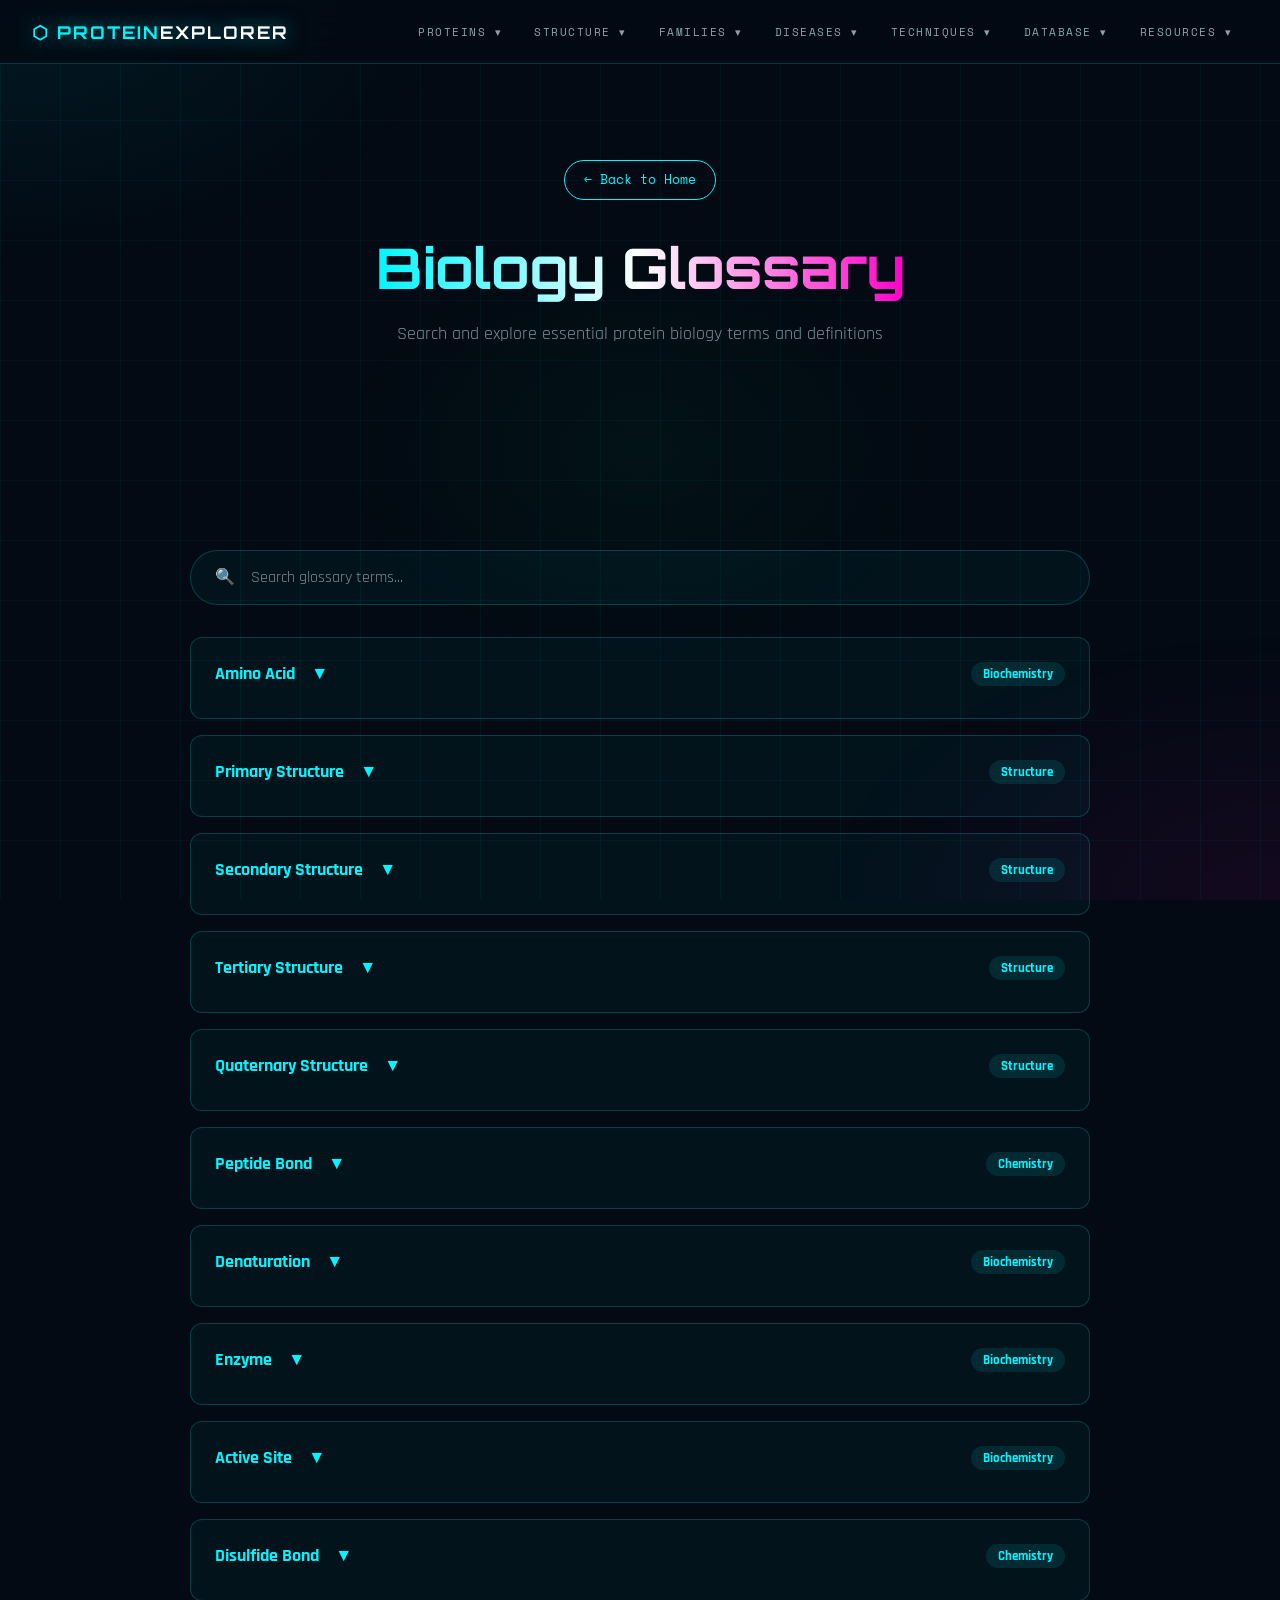
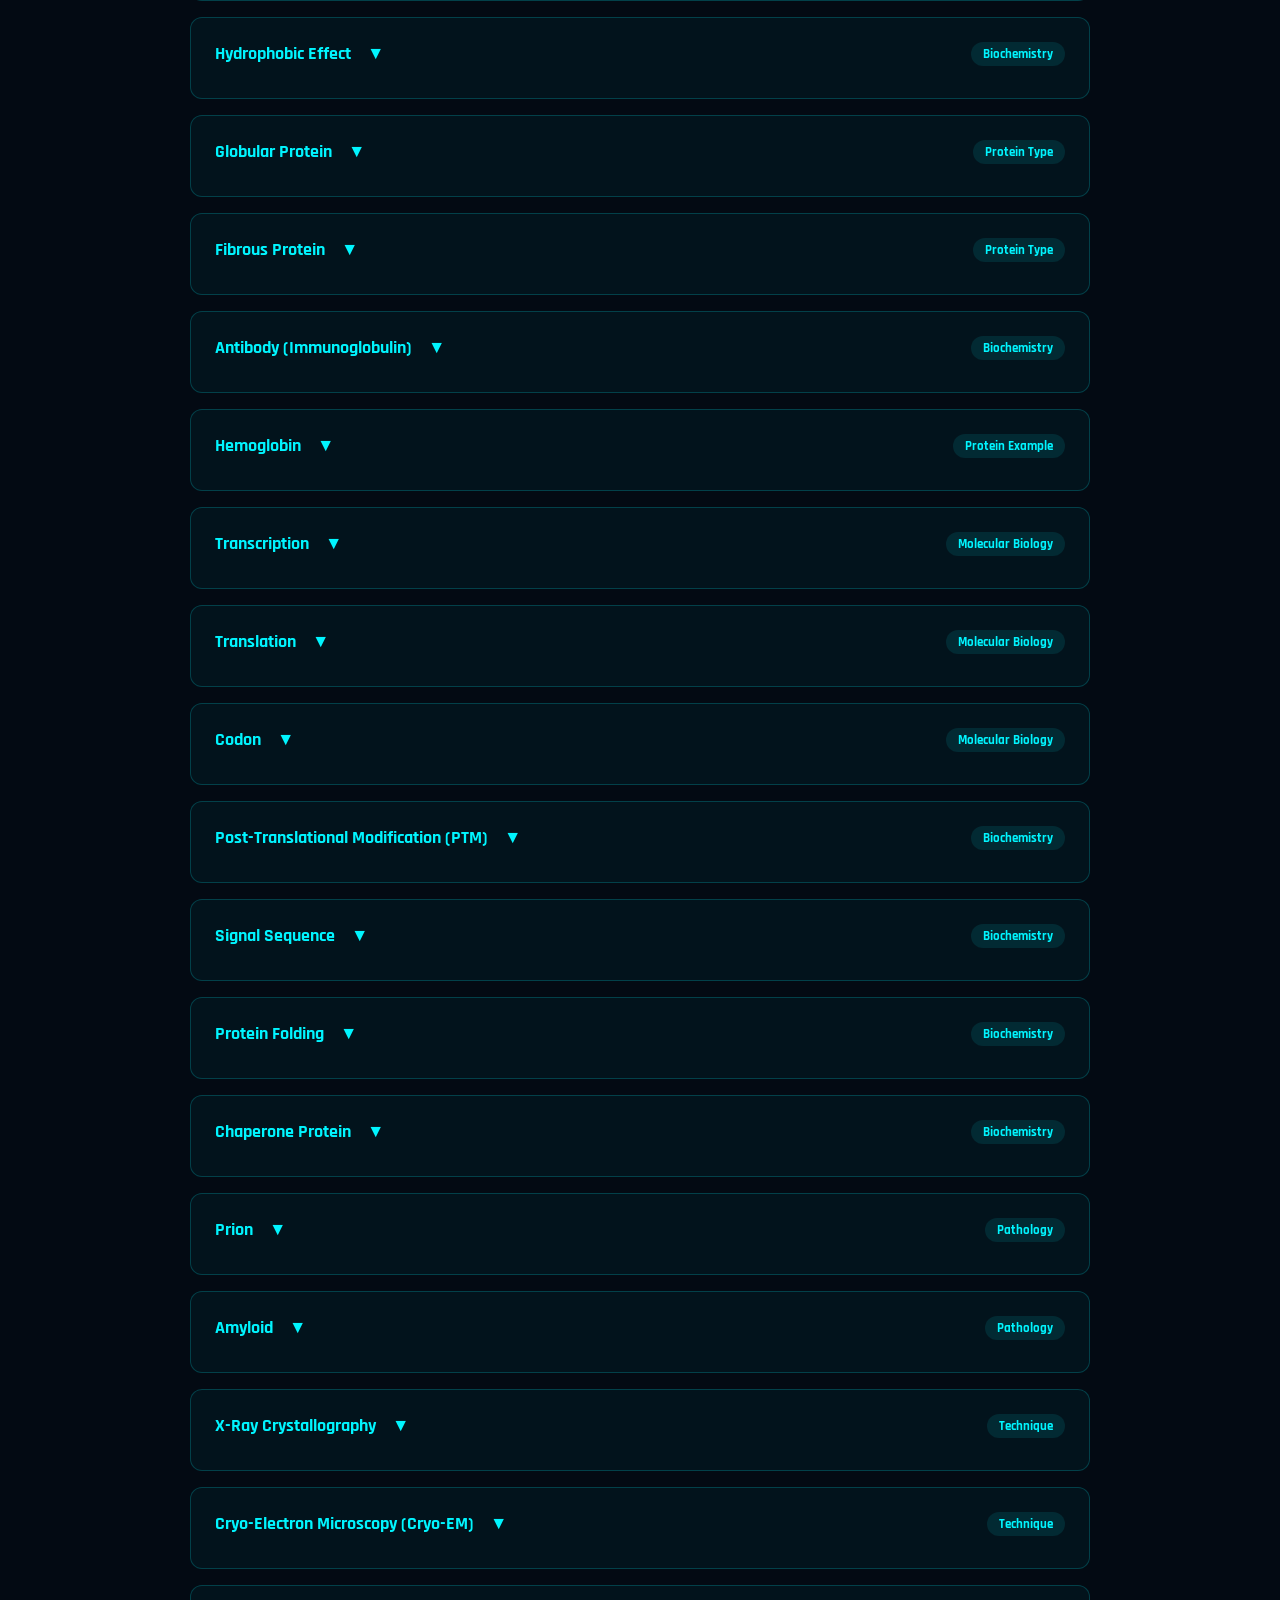
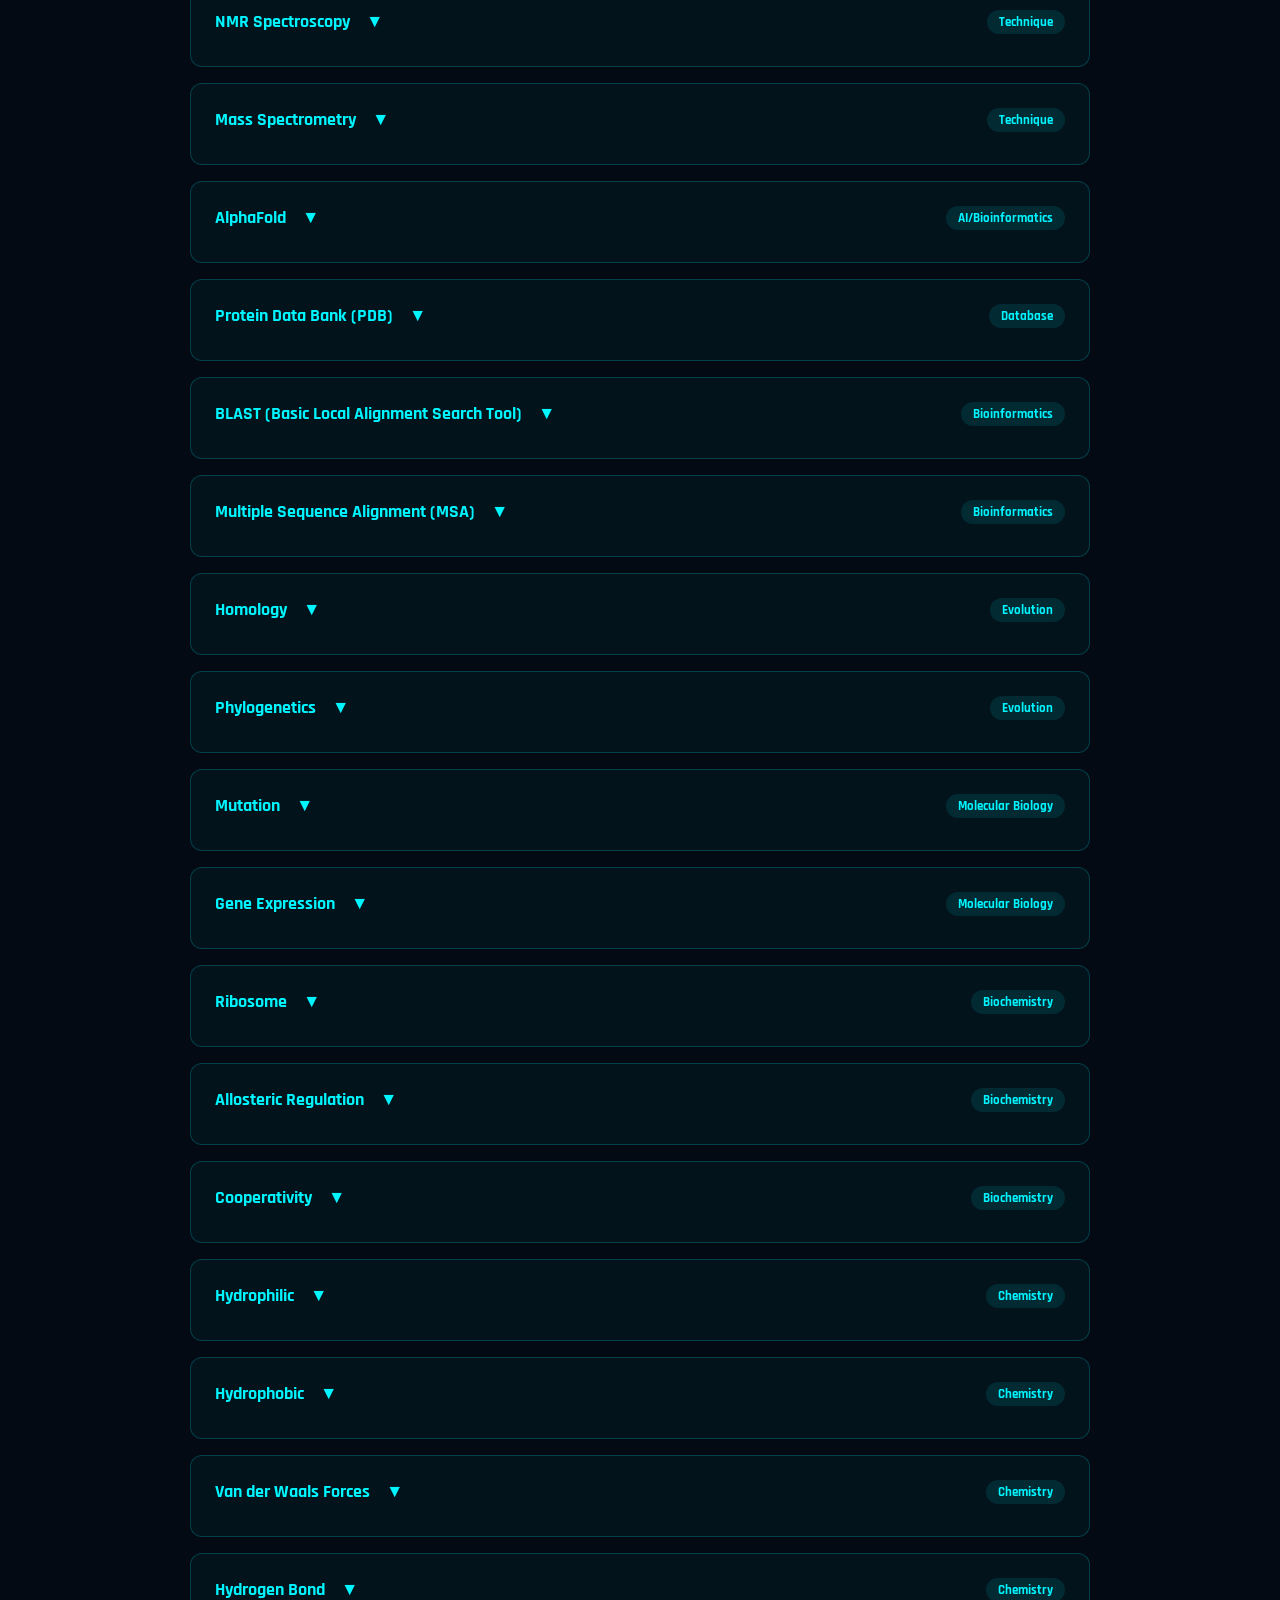
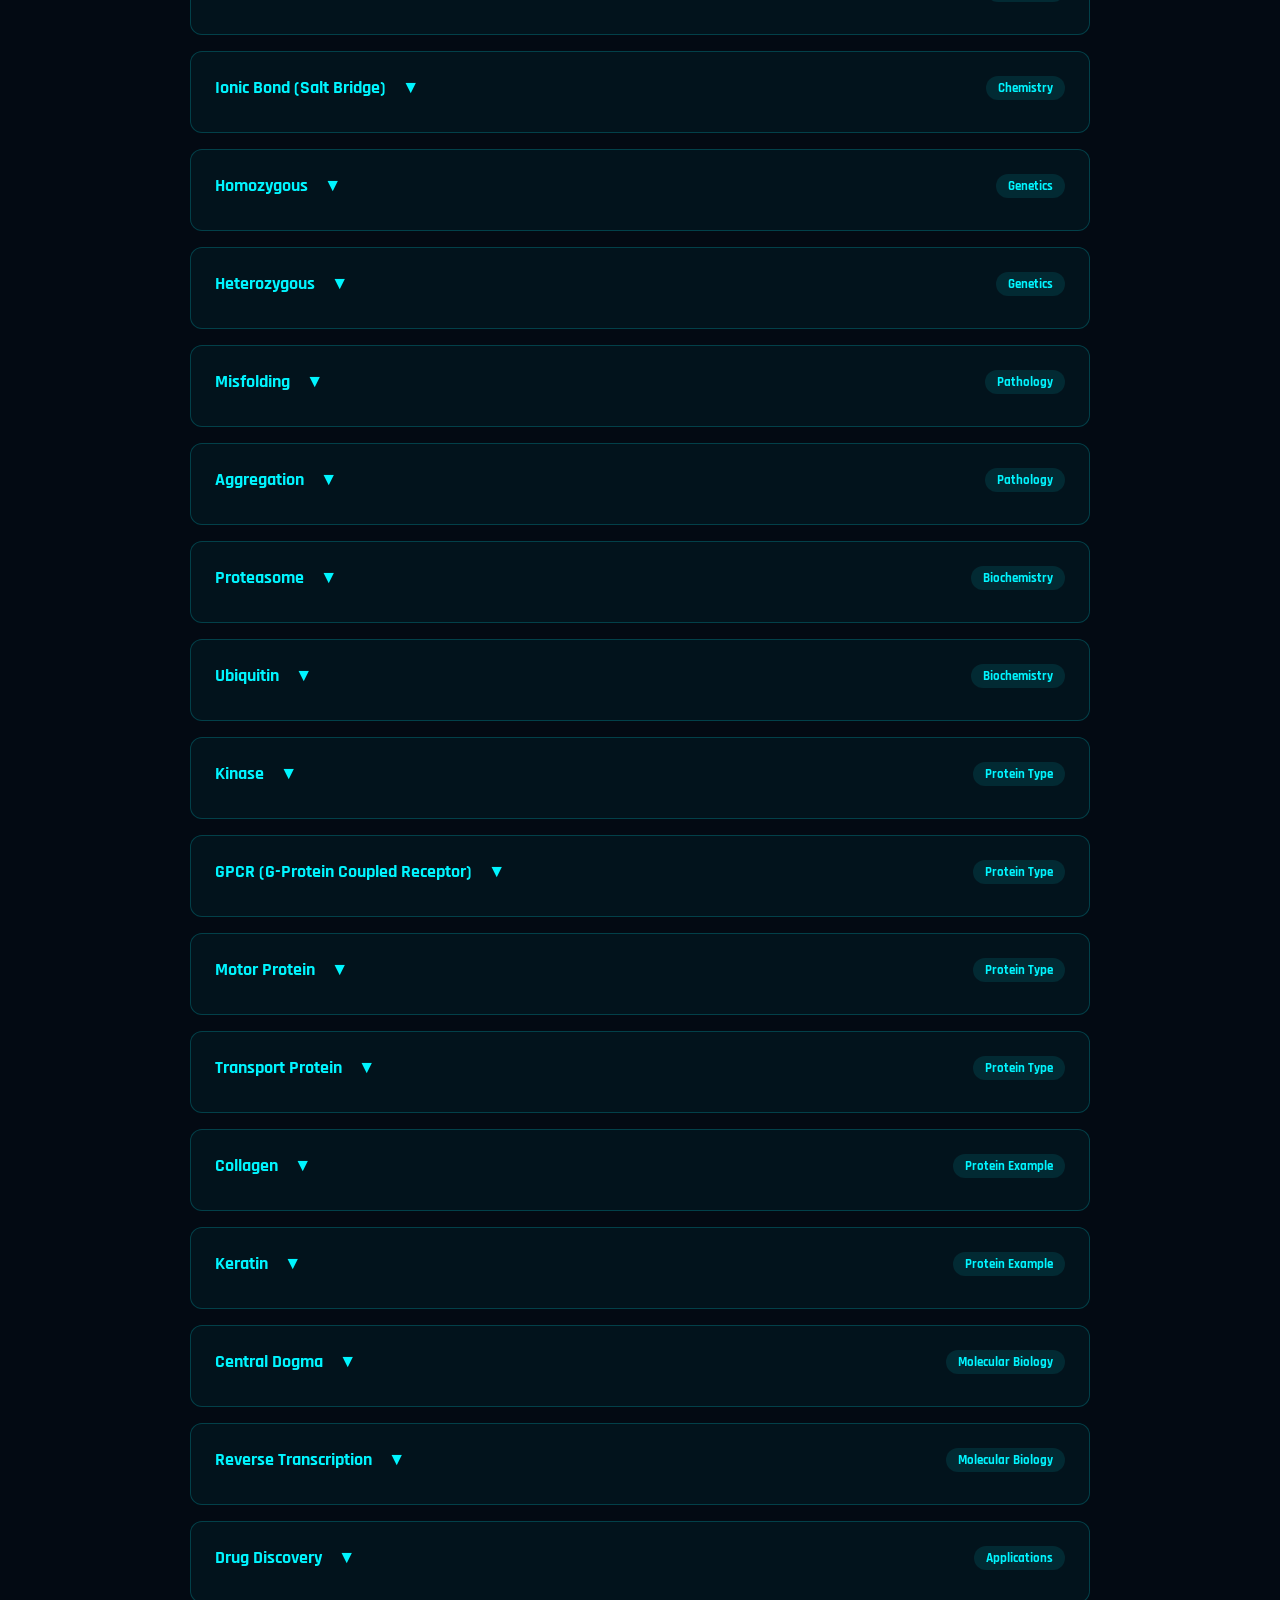
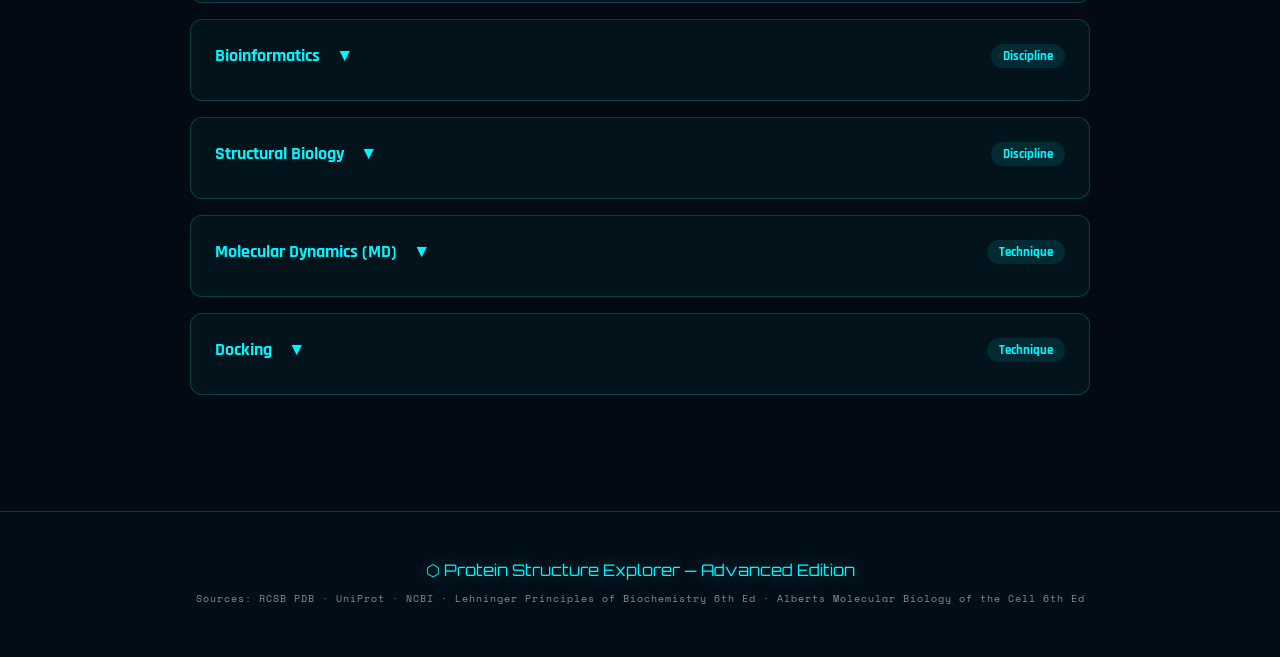
<file: glossary.html>
<!DOCTYPE html>
<html lang="en">
<head>
<meta charset="UTF-8">
<meta name="viewport" content="width=device-width, initial-scale=1.0">
<title>Biology Glossary — Protein Structure Explorer</title>
<link rel="icon" href="molecules.png"/>
<link rel="preconnect" href="https://fonts.googleapis.com">
<link href="https://fonts.googleapis.com/css2?family=Orbitron:wght@400;600;700;900&family=Rajdhani:wght@300;400;500;600;700&family=Space+Mono:wght@400;700&display=swap" rel="stylesheet">
<link rel="stylesheet" href="styles.css">
<style>
.glossary-container {
  max-width: 900px;
  margin: 0 auto;
}

.search-box {
  background: var(--card-bg);
  border: 1px solid var(--border);
  border-radius: 50px;
  padding: 1rem 1.5rem;
  margin-bottom: 2rem;
  display: flex;
  align-items: center;
  gap: 1rem;
}

.search-box input {
  flex: 1;
  background: transparent;
  border: none;
  color: white;
  font-size: 1rem;
  font-family: Rajdhani;
  outline: none;
}

.search-box input::placeholder {
  color: rgba(255,255,255,0.5);
}

.glossary-item {
  background: var(--card-bg);
  border: 1px solid var(--border);
  border-radius: 12px;
  padding: 1.5rem;
  margin-bottom: 1rem;
  cursor: pointer;
  transition: all 0.3s;
}

.glossary-item:hover {
  border-color: var(--cyan);
  background: rgba(0,245,255,0.05);
}

.glossary-term {
  font-weight: 700;
  color: var(--cyan);
  font-size: 1.1rem;
  margin-bottom: 0.5rem;
  display: flex;
  align-items: center;
  gap: 1rem;
}

.glossary-definition {
  color: rgba(255,255,255,0.9);
  line-height: 1.6;
  display: none;
  margin-top: 1rem;
  padding-top: 1rem;
  border-top: 1px solid var(--border);
}

.glossary-item.active .glossary-definition {
  display: block;
}

.toggle-icon {
  transition: transform 0.3s;
}

.glossary-item.active .toggle-icon {
  transform: rotate(180deg);
}

.category-label {
  font-size: 0.8rem;
  background: rgba(0,245,255,0.1);
  color: var(--cyan);
  padding: 0.25rem 0.75rem;
  border-radius: 20px;
  display: inline-block;
  margin-left: auto;
}

@media (max-width: 768px) {
  .search-box {
    flex-direction: column;
    align-items: stretch;
  }
  
  .search-box input {
    width: 100%;
  }
}
</style>
</head>
<body>

<!-- ══ NAVBAR ══ -->
<nav>
  <a href="index.html" class="nav-logo">⬡ PROTEIN<span>EXPLORER</span></a>
  <ul class="nav-links">

    <!-- 1. PROTEINS -->
    <li class="nav-item">
      <a href="introduction.html">Proteins ▾</a>
      <div class="mega-drop wide">
        <div class="drop-col">
          <div class="drop-col-title">Basics</div>
          <a class="drop-item" href="introduction.html"><span class="drop-icon">🧬</span><span class="drop-text"><span class="dt">What Are Proteins?</span><span class="dd">Definition & history</span></span></a>
          <a class="drop-item" href="amino-acids.html"><span class="drop-icon">⚗️</span><span class="drop-text"><span class="dt">Amino Acids</span><span class="dd">20 building blocks</span></span></a>
          <a class="drop-item" href="introduction.html"><span class="drop-icon">🔗</span><span class="drop-text"><span class="dt">Peptide Bonds</span><span class="dd">Condensation chemistry</span></span></a>
          <a class="drop-item" href="introduction.html"><span class="drop-icon">🌀</span><span class="drop-text"><span class="dt">Polypeptides</span><span class="dd">Chain formation</span></span></a>
          <a class="drop-item" href="protein-synthesis.html"><span class="drop-icon">🏭</span><span class="drop-text"><span class="dt">Ribosomes</span><span class="dd">Protein factories</span></span></a>
          <a class="drop-item" href="protein-synthesis.html"><span class="drop-icon">📐</span><span class="drop-text"><span class="dt">Central Dogma</span><span class="dd">DNA→RNA→Protein</span></span></a>
        </div>
        <div class="drop-col">
          <div class="drop-col-title">Types</div>
          <a class="drop-item" href="protein-families.html"><span class="drop-icon">⚡</span><span class="drop-text"><span class="dt">Enzymes</span><span class="dd">Biological catalysts</span></span></a>
          <a class="drop-item" href="protein-families.html"><span class="drop-icon">💉</span><span class="drop-text"><span class="dt">Hormones</span><span class="dd">Chemical messengers</span></span></a>
          <a class="drop-item" href="protein-families.html"><span class="drop-icon">🛡️</span><span class="drop-text"><span class="dt">Antibodies</span><span class="dd">Immune defenders</span></span></a>
          <a class="drop-item" href="protein-families.html"><span class="drop-icon">🚌</span><span class="drop-text"><span class="dt">Transport</span><span class="dd">Hemoglobin, albumin</span></span></a>
          <a class="drop-item" href="protein-families.html"><span class="drop-icon">🏗️</span><span class="drop-text"><span class="dt">Structural</span><span class="dd">Collagen, keratin</span></span></a>
          <a class="drop-item" href="protein-families.html"><span class="drop-icon">🏃</span><span class="drop-text"><span class="dt">Motor Proteins</span><span class="dd">Myosin, kinesin</span></span></a>
        </div>
        <div class="drop-col">
          <div class="drop-col-title">Functions</div>
          <a class="drop-item" href="protein-families.html"><span class="drop-icon">🔬</span><span class="drop-text"><span class="dt">Catalysis</span><span class="dd">Enzyme mechanisms</span></span></a>
          <a class="drop-item" href="introduction.html"><span class="drop-icon">📡</span><span class="drop-text"><span class="dt">Cell Signaling</span><span class="dd">Receptors & cascades</span></span></a>
          <a class="drop-item" href="protein-synthesis.html"><span class="drop-icon">🧬</span><span class="drop-text"><span class="dt">DNA Replication</span><span class="dd">Polymerases</span></span></a>
          <a class="drop-item" href="protein-families.html"><span class="drop-icon">💪</span><span class="drop-text"><span class="dt">Muscle Contraction</span><span class="dd">Actin–myosin cycle</span></span></a>
          <a class="drop-item" href="diseases.html"><span class="drop-icon">🦠</span><span class="drop-text"><span class="dt">Immune Defense</span><span class="dd">Antibodies & MHC</span></span></a>
          <a class="drop-item" href="protein-families.html"><span class="drop-icon">🩸</span><span class="drop-text"><span class="dt">O₂ Transport</span><span class="dd">Hemoglobin & myoglobin</span></span></a>
        </div>
      </div>
    </li>

    <!-- 2. STRUCTURE LEVELS -->
    <li class="nav-item">
      <a href="protein-structure-levels.html">Structure ▾</a>
      <div class="mega-drop">
        <div class="drop-col">
          <div class="drop-col-title">4 Levels</div>
          <a class="drop-item" href="protein-structure-levels.html"><span class="drop-icon">①</span><span class="drop-text"><span class="dt">Primary</span><span class="dd">Amino acid sequence</span></span></a>
          <a class="drop-item" href="protein-structure-levels.html"><span class="drop-icon">②</span><span class="drop-text"><span class="dt">Secondary</span><span class="dd">α-helices & β-sheets</span></span></a>
          <a class="drop-item" href="protein-structure-levels.html"><span class="drop-icon">③</span><span class="drop-text"><span class="dt">Tertiary</span><span class="dd">3D globular fold</span></span></a>
          <a class="drop-item" href="protein-structure-levels.html"><span class="drop-icon">④</span><span class="drop-text"><span class="dt">Quaternary</span><span class="dd">Multi-subunit complexes</span></span></a>
        </div>
        <div class="drop-col">
          <div class="drop-col-title">Key Concepts</div>
          <a class="drop-item" href="protein-structure-levels.html"><span class="drop-icon">🔄</span><span class="drop-text"><span class="dt">H-Bonds</span><span class="dd">Backbone interactions</span></span></a>
          <a class="drop-item" href="protein-structure-levels.html"><span class="drop-icon">💧</span><span class="drop-text"><span class="dt">Hydrophobic Core</span><span class="dd">Driving force for folding</span></span></a>
          <a class="drop-item" href="protein-structure-levels.html"><span class="drop-icon">⚙️</span><span class="drop-text"><span class="dt">Disulfide Bonds</span><span class="dd">Covalent stabilization</span></span></a>
          <a class="drop-item" href="protein-structure-levels.html"><span class="drop-icon">📊</span><span class="drop-text"><span class="dt">Ramachandran Plot</span><span class="dd">Allowed φ/ψ angles</span></span></a>
        </div>
      </div>
    </li>

    <!-- 3D Models removed -->

    <!-- 4. FAMILIES -->
    <li class="nav-item">
      <a href="protein-families.html">Families ▾</a>
      <div class="mega-drop">
        <div class="drop-col">
          <div class="drop-col-title">Categories</div>
          <a class="drop-item" href="protein-families.html"><span class="drop-icon">⚽</span><span class="drop-text"><span class="dt">Globular</span><span class="dd">Compact & soluble</span></span></a>
          <a class="drop-item" href="protein-families.html"><span class="drop-icon">🧵</span><span class="drop-text"><span class="dt">Fibrous</span><span class="dd">Structural filaments</span></span></a>
          <a class="drop-item" href="protein-families.html"><span class="drop-icon">🫧</span><span class="drop-text"><span class="dt">Membrane</span><span class="dd">Embedded in bilayer</span></span></a>
          <a class="drop-item" href="protein-families.html"><span class="drop-icon">🌊</span><span class="drop-text"><span class="dt">Disordered</span><span class="dd">No fixed structure</span></span></a>
        </div>
        <div class="drop-col">
          <div class="drop-col-title">Specialized</div>
          <a class="drop-item" href="protein-families.html"><span class="drop-icon">🔧</span><span class="drop-text"><span class="dt">Enzymes</span><span class="dd">6 EC classes</span></span></a>
          <a class="drop-item" href="protein-families.html"><span class="drop-icon">🛡️</span><span class="drop-text"><span class="dt">Antibodies</span><span class="dd">5 immunoglobulin classes</span></span></a>
          <a class="drop-item" href="protein-families.html"><span class="drop-icon">🏃</span><span class="drop-text"><span class="dt">Motor Proteins</span><span class="dd">Myosin, kinesin, dynein</span></span></a>
          <a class="drop-item" href="protein-families.html"><span class="drop-icon">🫂</span><span class="drop-text"><span class="dt">Chaperones</span><span class="dd">Folding assistants</span></span></a>
        </div>
      </div>
    </li>

    <!-- 5. DISEASES -->
    <li class="nav-item">
      <a href="diseases.html">Diseases ▾</a>
      <div class="mega-drop">
        <div class="drop-col">
          <div class="drop-col-title">Misfolding</div>
          <a class="drop-item" href="diseases.html"><span class="drop-icon">🧠</span><span class="drop-text"><span class="dt">Alzheimer's</span><span class="dd">Aβ plaques + tau tangles</span></span></a>
          <a class="drop-item" href="diseases.html"><span class="drop-icon">🤝</span><span class="drop-text"><span class="dt">Parkinson's</span><span class="dd">α-synuclein Lewy bodies</span></span></a>
          <a class="drop-item" href="diseases.html"><span class="drop-icon">👻</span><span class="drop-text"><span class="dt">Prion Diseases</span><span class="dd">PrPc → PrPsc</span></span></a>
        </div>
        <div class="drop-col">
          <div class="drop-col-title">Genetic</div>
          <a class="drop-item" href="diseases.html"><span class="drop-icon">🩸</span><span class="drop-text"><span class="dt">Sickle Cell</span><span class="dd">Glu6Val in β-globin</span></span></a>
          <a class="drop-item" href="diseases.html"><span class="drop-icon">🫁</span><span class="drop-text"><span class="dt">Cystic Fibrosis</span><span class="dd">CFTR mutations</span></span></a>
          <a class="drop-item" href="diseases.html"><span class="drop-icon">🦴</span><span class="drop-text"><span class="dt">Osteogenesis Imperfecta</span><span class="dd">Defective collagen</span></span></a>
          <a class="drop-item" href="diseases.html"><span class="drop-icon">🧬</span><span class="drop-text"><span class="dt">PKU</span><span class="dd">Phenylalanine accumulation</span></span></a>
        </div>
      </div>
    </li>

    <!-- 6. TECHNIQUES -->
    <li class="nav-item">
      <a href="techniques.html">Techniques ▾</a>
      <div class="mega-drop">
        <div class="drop-col">
          <div class="drop-col-title">Structural</div>
          <a class="drop-item" href="techniques.html"><span class="drop-icon">💎</span><span class="drop-text"><span class="dt">X-Ray Crystallography</span><span class="dd">Atomic resolution</span></span></a>
          <a class="drop-item" href="techniques.html"><span class="drop-icon">🧲</span><span class="drop-text"><span class="dt">NMR Spectroscopy</span><span class="dd">Solution structures</span></span></a>
          <a class="drop-item" href="techniques.html"><span class="drop-icon">❄️</span><span class="drop-text"><span class="dt">Cryo-EM</span><span class="dd">Resolution revolution</span></span></a>
          <a class="drop-item" href="techniques.html"><span class="drop-icon">🤖</span><span class="drop-text"><span class="dt">AlphaFold AI</span><span class="dd">AI structure prediction</span></span></a>
        </div>
        <div class="drop-col">
          <div class="drop-col-title">Analytical</div>
          <a class="drop-item" href="techniques.html"><span class="drop-icon">⚖️</span><span class="drop-text"><span class="dt">Mass Spectrometry</span><span class="dd">Protein identification</span></span></a>
          <a class="drop-item" href="techniques.html"><span class="drop-icon">🌈</span><span class="drop-text"><span class="dt">CD Spectroscopy</span><span class="dd">Secondary structure</span></span></a>
          <a class="drop-item" href="techniques.html"><span class="drop-icon">💡</span><span class="drop-text"><span class="dt">FRET</span><span class="dd">Molecular distances</span></span></a>
          <a class="drop-item" href="techniques.html"><span class="drop-icon">🧫</span><span class="drop-text"><span class="dt">SDS-PAGE/Western</span><span class="dd">Size separation</span></span></a>
        </div>
      </div>
    </li>

    <!-- 7. DATABASE -->
    <li class="nav-item">
      <a href="pdb.html">Database ▾</a>
      <div class="mega-drop">
        <div class="drop-col">
          <div class="drop-col-title">Databases</div>
          <a class="drop-item" href="pdb.html"><span class="drop-icon">🏛️</span><span class="drop-text"><span class="dt">Protein Data Bank</span><span class="dd">200K+ structures</span></span></a>
          <a class="drop-item" href="pdb.html"><span class="drop-icon">🤖</span><span class="drop-text"><span class="dt">AlphaFold DB</span><span class="dd">200M+ predictions</span></span></a>
          <a class="drop-item" href="pdb.html"><span class="drop-icon">📚</span><span class="drop-text"><span class="dt">UniProt</span><span class="dd">Protein knowledgebase</span></span></a>
          <a class="drop-item" href="pdb.html"><span class="drop-icon">🔬</span><span class="drop-text"><span class="dt">NCBI Protein</span><span class="dd">Sequence database</span></span></a>
        </div>
        <div class="drop-col">
          <div class="drop-col-title">Tools</div>
          <a class="drop-item" href="pdb.html"><span class="drop-icon">🖥️</span><span class="drop-text"><span class="dt">PyMOL</span><span class="dd">Structure visualization</span></span></a>
          <a class="drop-item" href="pdb.html"><span class="drop-icon">💻</span><span class="drop-text"><span class="dt">BLAST</span><span class="dd">Sequence alignment</span></span></a>
          <a class="drop-item" href="pdb.html"><span class="drop-icon">🌐</span><span class="drop-text"><span class="dt">Mol* Viewer</span><span class="dd">Web-based 3D viewer</span></span></a>
          <a class="drop-item" href="pdb.html"><span class="drop-icon">🧮</span><span class="drop-text"><span class="dt">Clustal Omega</span><span class="dd">Multiple alignment</span></span></a>
        </div>
      </div>
    </li>

    <!-- 8. RESOURCES -->
    <li class="nav-item">
      <a href="quiz.html">Resources ▾</a>
      <div class="mega-drop">
        <div class="drop-col">
          <div class="drop-col-title">Self-Test & Reference</div>
          <a class="drop-item" href="quiz.html"><span class="drop-icon">❓</span><span class="drop-text"><span class="dt">10-Question Quiz</span><span class="dd">Test your knowledge</span></span></a>
          <a class="drop-item" href="glossary.html"><span class="drop-icon">📖</span><span class="drop-text"><span class="dt">Glossary A–Z</span><span class="dd">60+ searchable terms</span></span></a>
          <a class="drop-item" href="protein-families.html"><span class="drop-icon">🔍</span><span class="drop-text"><span class="dt">Protein Profiles</span><span class="dd">10 case studies</span></span></a>
          <a class="drop-item" href="evolution.html"><span class="drop-icon">🧫</span><span class="drop-text"><span class="dt">Bioinformatics</span><span class="dd">Evolution & tools</span></span></a>
        </div>
      </div>
    </li>

  </ul>
</nav>

<!-- ══ PAGE HEADER ══ -->
<div class="page-header">
  <div>
    <a href="index.html" class="back-btn">← Back to Home</a>
    <h1>Biology <span style="color:var(--magenta)">Glossary</span></h1>
    <p>Search and explore essential protein biology terms and definitions</p>
  </div>
</div>

<section>
  <div class="section-inner glossary-container">
    
    <!-- SEARCH BOX -->
    <div class="search-box">
      <span>🔍</span>
      <input type="text" id="searchInput" placeholder="Search glossary terms...">
    </div>

    <!-- GLOSSARY ITEMS -->
    <div id="glossaryList">
      
      <div class="glossary-item" onclick="toggleItem(this)">
        <div class="glossary-term">
          Amino Acid <span class="toggle-icon">▼</span>
          <span class="category-label">Biochemistry</span>
        </div>
        <div class="glossary-definition">
          Organic molecules containing an amino group (-NH2), a carboxyl group (-COOH), and a distinctive R group (side chain) attached to a central carbon atom. Amino acids are the fundamental monomeric units from which proteins are synthesized during translation. The 20 standard amino acids have vastly different chemical properties that determine protein structure and function.
        </div>
      </div>

      <div class="glossary-item" onclick="toggleItem(this)">
        <div class="glossary-term">
          Primary Structure <span class="toggle-icon">▼</span>
          <span class="category-label">Structure</span>
        </div>
        <div class="glossary-definition">
          The linear sequence of amino acids in a protein chain, read from the N-terminal to the C-terminal end. Primary structure is determined by the genetic code and is connected by peptide bonds. It contains all the information necessary for protein folding and determines all higher levels of protein structure.
        </div>
      </div>

      <div class="glossary-item" onclick="toggleItem(this)">
        <div class="glossary-term">
          Secondary Structure <span class="toggle-icon">▼</span>
          <span class="category-label">Structure</span>
        </div>
        <div class="glossary-definition">
          Local three-dimensional folding patterns stabilized by hydrogen bonds between the backbone atoms (N-H and C=O groups) of the polypeptide chain. Common secondary structures include α-helices (spiral structures), β-sheets (extended conformations), and loops/turns. These structures occur regularly throughout proteins.
        </div>
      </div>

      <div class="glossary-item" onclick="toggleItem(this)">
        <div class="glossary-term">
          Tertiary Structure <span class="toggle-icon">▼</span>
          <span class="category-label">Structure</span>
        </div>
        <div class="glossary-definition">
          The complete three-dimensional folding of a protein molecule, stabilized by interactions between amino acid side chains (R groups) including hydrophobic interactions, disulfide bonds, ionic bonds, hydrogen bonds, and van der Waals forces. Tertiary structure determines the overall shape and creates the protein's active sites for biological function.
        </div>
      </div>

      <div class="glossary-item" onclick="toggleItem(this)">
        <div class="glossary-term">
          Quaternary Structure <span class="toggle-icon">▼</span>
          <span class="category-label">Structure</span>
        </div>
        <div class="glossary-definition">
          The arrangement of multiple polypeptide chains (subunits) in a multi-subunit protein complex. Quaternary structure is stabilized by the same non-covalent interactions as tertiary structure and is critical for proteins like hemoglobin that exhibit cooperative binding and allosteric regulation.
        </div>
      </div>

      <div class="glossary-item" onclick="toggleItem(this)">
        <div class="glossary-term">
          Peptide Bond <span class="toggle-icon">▼</span>
          <span class="category-label">Chemistry</span>
        </div>
        <div class="glossary-definition">
          A covalent bond formed between the carboxyl group (-COOH) of one amino acid and the amino group (-NH2) of another amino acid through a dehydration synthesis reaction. Peptide bonds link amino acids together in a chain and are exceptionally stable under physiological conditions, making them the backbone of all proteins.
        </div>
      </div>

      <div class="glossary-item" onclick="toggleItem(this)">
        <div class="glossary-term">
          Denaturation <span class="toggle-icon">▼</span>
          <span class="category-label">Biochemistry</span>
        </div>
        <div class="glossary-definition">
          The process by which a protein loses its three-dimensional structure and becomes non-functional, typically caused by extreme heat, pH changes, or chemical agents. Denaturation disrupts non-covalent interactions maintaining protein structure but leaves peptide bonds intact. The process may be reversible (renaturation) under suitable conditions.
        </div>
      </div>

      <div class="glossary-item" onclick="toggleItem(this)">
        <div class="glossary-term">
          Enzyme <span class="toggle-icon">▼</span>
          <span class="category-label">Biochemistry</span>
        </div>
        <div class="glossary-definition">
          A protein catalyst that accelerates biochemical reactions by lowering activation energy without being consumed in the reaction. Enzymes have a specific active site that binds substrate molecules, increases reaction rate by factors of 10^6 to 10^17, and are essential for all metabolic processes in living cells.
        </div>
      </div>

      <div class="glossary-item" onclick="toggleItem(this)">
        <div class="glossary-term">
          Active Site <span class="toggle-icon">▼</span>
          <span class="category-label">Biochemistry</span>
        </div>
        <div class="glossary-definition">
          The specific three-dimensional region of an enzyme where substrate molecules bind and catalytic reactions occur. The active site is formed by amino acid residues from different parts of the protein sequence that come together through tertiary folding to create a precise shape and chemical environment for substrate binding and product release.
        </div>
      </div>

      <div class="glossary-item" onclick="toggleItem(this)">
        <div class="glossary-term">
          Disulfide Bond <span class="toggle-icon">▼</span>
          <span class="category-label">Chemistry</span>
        </div>
        <div class="glossary-definition">
          A covalent bond formed between the sulfur atoms of two cysteine residues (S-S), providing a particularly strong stabilizing force for tertiary and quaternary protein structure. Disulfide bonds are common in extracellular proteins but rare in cytoplasmic proteins and can be reduced and oxidized, allowing dynamic protein remodeling.
        </div>
      </div>

      <div class="glossary-item" onclick="toggleItem(this)">
        <div class="glossary-term">
          Hydrophobic Effect <span class="toggle-icon">▼</span>
          <span class="category-label">Biochemistry</span>
        </div>
        <div class="glossary-definition">
          The tendency of nonpolar (hydrophobic) amino acid side chains to cluster in the protein interior away from water, while polar (hydrophilic) residues tend to be on the surface. This thermodynamically favorable process is the primary driving force for protein folding and is critical for maintaining protein stability and solubility in aqueous environments.
        </div>
      </div>

      <div class="glossary-item" onclick="toggleItem(this)">
        <div class="glossary-term">
          Globular Protein <span class="toggle-icon">▼</span>
          <span class="category-label">Protein Type</span>
        </div>
        <div class="glossary-definition">
          A compact, roughly spherical protein with a hydrophobic core and hydrophilic surface, typically soluble in aqueous solutions. Globular proteins include most enzymes, antibodies, and transport proteins. Their folded structure creates pockets and binding sites essential for biological function.
        </div>
      </div>

      <div class="glossary-item" onclick="toggleItem(this)">
        <div class="glossary-term">
          Fibrous Protein <span class="toggle-icon">▼</span>
          <span class="category-label">Protein Type</span>
        </div>
        <div class="glossary-definition">
          An elongated, thread-like protein typically insoluble in aqueous solutions, often with highly ordered secondary structure. Fibrous proteins provide structural support; examples include collagen (connective tissue), keratin (hair/nails), and elastin (ligaments). They are often held together by strong covalent cross-links.
        </div>
      </div>

      <div class="glossary-item" onclick="toggleItem(this)">
        <div class="glossary-term">
          Antibody (Immunoglobulin) <span class="toggle-icon">▼</span>
          <span class="category-label">Biochemistry</span>
        </div>
        <div class="glossary-definition">
          A Y-shaped protein produced by B cells that specifically recognizes and binds to foreign antigens as part of the immune response. Each antibody has variable regions (binding to specific antigens) and constant regions (triggering immune responses). Antibodies are essential for adaptive immunity and are used therapeutically.
        </div>
      </div>

      <div class="glossary-item" onclick="toggleItem(this)">
        <div class="glossary-term">
          Hemoglobin <span class="toggle-icon">▼</span>
          <span class="category-label">Protein Example</span>
        </div>
        <div class="glossary-definition">
          A quaternary protein complex of 4 subunits (2α and 2β) that reversibly binds and transports oxygen from lungs to tissues. Hemoglobin exhibits cooperative binding where binding of one oxygen molecule increases affinity for subsequent molecules. Mutations in globin genes cause hemoglobinopathies like sickle cell disease.
        </div>
      </div>

      <div class="glossary-item" onclick="toggleItem(this)">
        <div class="glossary-term">
          Transcription <span class="toggle-icon">▼</span>
          <span class="category-label">Molecular Biology</span>
        </div>
        <div class="glossary-definition">
          The first step of the central dogma where RNA polymerase synthesizes a complementary RNA copy (mRNA) from a DNA template strand. Transcription involves initiation at the promoter, elongation, and termination, producing pre-mRNA in eukaryotes that undergoes processing (5' cap, 3' poly-A tail, splicing) to generate mature mRNA.
        </div>
      </div>

      <div class="glossary-item" onclick="toggleItem(this)">
        <div class="glossary-term">
          Translation <span class="toggle-icon">▼</span>
          <span class="category-label">Molecular Biology</span>
        </div>
        <div class="glossary-definition">
          The second step of the central dogma where the ribosome decodes mRNA sequences (codons) into amino acid sequences, synthesizing polypeptide chains. Translation occurs in three phases (initiation, elongation, termination) and involves mRNA, tRNA (carrying amino acids), rRNA, and ribosomal proteins.
        </div>
      </div>

      <div class="glossary-item" onclick="toggleItem(this)">
        <div class="glossary-term">
          Codon <span class="toggle-icon">▼</span>
          <span class="category-label">Molecular Biology</span>
        </div>
        <div class="glossary-definition">
          A sequence of three consecutive nucleotides in mRNA that specifies which amino acid to add during protein synthesis. With 64 possible codons (4^3) encoding only 20 amino acids, the genetic code is said to be degenerate. Three codons are stop signals, and one is the start codon (AUG).
        </div>
      </div>

      <div class="glossary-item" onclick="toggleItem(this)">
        <div class="glossary-term">
          Post-Translational Modification (PTM) <span class="toggle-icon">▼</span>
          <span class="category-label">Biochemistry</span>
        </div>
        <div class="glossary-definition">
          Chemical modifications of amino acids after protein synthesis that alter protein function, localization, or stability. Common PTMs include phosphorylation (adding phosphate groups for signaling), glycosylation (adding sugar chains), ubiquitination (marking for degradation), and proteolytic cleavage (activating proteins).
        </div>
      </div>

      <div class="glossary-item" onclick="toggleItem(this)">
        <div class="glossary-term">
          Signal Sequence <span class="toggle-icon">▼</span>
          <span class="category-label">Biochemistry</span>
        </div>
        <div class="glossary-definition">
          A short peptide sequence at the N-terminus of nascent proteins that directs them to the endoplasmic reticulum for secretion or membrane insertion. Signal sequences are usually removed by signal peptidases during or after translocation, allowing proteins to be targeted to specific cellular compartments.
        </div>
      </div>

      <div class="glossary-item" onclick="toggleItem(this)">
        <div class="glossary-term">
          Protein Folding <span class="toggle-icon">▼</span>
          <span class="category-label">Biochemistry</span>
        </div>
        <div class="glossary-definition">
          The process by which a linear polypeptide chain spontaneously assumes its native three-dimensional conformation. Protein folding is driven by entropy and enthalpy considerations, correctly folded by molecular chaperones, and is a critical step for protein function. Misfolding leads to diseases like Alzheimer's and Parkinson's.
        </div>
      </div>

      <div class="glossary-item" onclick="toggleItem(this)">
        <div class="glossary-term">
          Chaperone Protein <span class="toggle-icon">▼</span>
          <span class="category-label">Biochemistry</span>
        </div>
        <div class="glossary-definition">
          A class of proteins (like Hsp70, Hsp90, and GroEL) that assist in protein folding, prevent aggregation, and facilitate refolding of misfolded proteins. Chaperones use ATP hydrolysis to bind and release substrate proteins in cycles, protecting exposed hydrophobic regions and promoting correct folding pathways.
        </div>
      </div>

      <div class="glossary-item" onclick="toggleItem(this)">
        <div class="glossary-term">
          Prion <span class="toggle-icon">▼</span>
          <span class="category-label">Pathology</span>
        </div>
        <div class="glossary-definition">
          An infectious agent composed entirely of misfolded protein (PrP^Sc) that induces normal prion protein (PrP^C) to adopt the abnormal conformation. Prion diseases like Creutzfeldt-Jakob disease (CJD) and mad cow disease are incurable and fatal, highlighting the importance of proper protein folding.
        </div>
      </div>

      <div class="glossary-item" onclick="toggleItem(this)">
        <div class="glossary-term">
          Amyloid <span class="toggle-icon">▼</span>
          <span class="category-label">Pathology</span>
        </div>
        <div class="glossary-definition">
          Abnormal protein aggregates with a characteristic cross-β structural pattern that accumulate in tissues, causing amyloidosis and neurodegenerative diseases. Amyloid plaques consist of misfolded proteins like amyloid-beta (Alzheimer's) and tau (Parkinson's) that spread pathologically between neurons.
        </div>
      </div>

      <div class="glossary-item" onclick="toggleItem(this)">
        <div class="glossary-term">
          X-Ray Crystallography <span class="toggle-icon">▼</span>
          <span class="category-label">Technique</span>
        </div>
        <div class="glossary-definition">
          A structural biology technique that determines three-dimensional protein structures by collecting diffraction data from protein crystals and analyzing X-ray scattering patterns. It requires proteins to form high-quality crystals and can achieve atomic resolution. The first protein structure (myoglobin) was solved using this method.
        </div>
      </div>

      <div class="glossary-item" onclick="toggleItem(this)">
        <div class="glossary-term">
          Cryo-Electron Microscopy (Cryo-EM) <span class="toggle-icon">▼</span>
          <span class="category-label">Technique</span>
        </div>
        <div class="glossary-definition">
          A structural technique that determines protein structures from rapidly frozen samples in vitreous ice, visualized at cryogenic temperatures. Cryo-EM doesn't require crystallization, enabling study of large complexes and flexible proteins. Its development won the 2017 Nobel Prize and has revolutionized structural biology.
        </div>
      </div>

      <div class="glossary-item" onclick="toggleItem(this)">
        <div class="glossary-term">
          NMR Spectroscopy <span class="toggle-icon">▼</span>
          <span class="category-label">Technique</span>
        </div>
        <div class="glossary-definition">
          Nuclear Magnetic Resonance spectroscopy determines protein structures in solution by measuring magnetic interactions between atomic nuclei and radiofrequency pulses. NMR can characterize protein dynamics, measure distances and angles between atoms, and study proteins under physiological conditions.
        </div>
      </div>

      <div class="glossary-item" onclick="toggleItem(this)">
        <div class="glossary-term">
          Mass Spectrometry <span class="toggle-icon">▼</span>
          <span class="category-label">Technique</span>
        </div>
        <div class="glossary-definition">
          An analytical technique measuring protein mass and composition by ionizing proteins and separating ions by their mass-to-charge ratio. Mass spectrometry is used for protein identification, sequencing, detecting post-translational modifications, and studying protein-protein interactions with high precision.
        </div>
      </div>

      <div class="glossary-item" onclick="toggleItem(this)">
        <div class="glossary-term">
          AlphaFold <span class="toggle-icon">▼</span>
          <span class="category-label">AI/Bioinformatics</span>
        </div>
        <div class="glossary-definition">
          An AI system developed by DeepMind that predicts protein three-dimensional structures from amino acid sequences with remarkable accuracy, solving the 50-year protein folding problem. AlphaFold has predicted structures for ~200 million proteins, revolutionizing structural biology and enabling unprecedented biological insights.
        </div>
      </div>

      <div class="glossary-item" onclick="toggleItem(this)">
        <div class="glossary-term">
          Protein Data Bank (PDB) <span class="toggle-icon">▼</span>
          <span class="category-label">Database</span>
        </div>
        <div class="glossary-definition">
          A freely accessible international database of experimentally determined protein structures founded in 1971. The PDB contains over 200,000 structures determined by X-ray crystallography, NMR, and cryo-EM, serving as the central repository for structural biology data essential for research and drug development.
        </div>
      </div>

      <div class="glossary-item" onclick="toggleItem(this)">
        <div class="glossary-term">
          BLAST (Basic Local Alignment Search Tool) <span class="toggle-icon">▼</span>
          <span class="category-label">Bioinformatics</span>
        </div>
        <div class="glossary-definition">
          A powerful sequence comparison algorithm that searches databases for protein or DNA sequences similar to a query sequence. BLAST identifies homologous sequences, predicts function, and reveals evolutionary relationships using rapid heuristic algorithms that balance speed with sensitivity.
        </div>
      </div>

      <div class="glossary-item" onclick="toggleItem(this)">
        <div class="glossary-term">
          Multiple Sequence Alignment (MSA) <span class="toggle-icon">▼</span>
          <span class="category-label">Bioinformatics</span>
        </div>
        <div class="glossary-definition">
          A computational method that arranges protein or DNA sequences from multiple organisms or genes to reveal conserved regions and evolutionary relationships. Conserved positions indicate functional importance, while variable regions suggest evolutionary divergence and adaptive evolution.
        </div>
      </div>

      <div class="glossary-item" onclick="toggleItem(this)">
        <div class="glossary-term">
          Homology <span class="toggle-icon">▼</span>
          <span class="category-label">Evolution</span>
        </div>
        <div class="glossary-definition">
          Similarity between sequences, structures, or genes due to common evolutionary ancestry. Orthologs are homologous genes in different species descended from a common ancestor, while paralogs result from gene duplication. Detecting homology reveals evolutionary relationships and allows functional inference.
        </div>
      </div>

      <div class="glossary-item" onclick="toggleItem(this)">
        <div class="glossary-term">
          Phylogenetics <span class="toggle-icon">▼</span>
          <span class="category-label">Evolution</span>
        </div>
        <div class="glossary-definition">
          The study of evolutionary relationships among organisms using molecular sequences or protein structures. Phylogenetic analysis constructs evolutionary trees (phylogenies) showing how organisms diverged from common ancestors, providing insights into protein evolution and function across life.
        </div>
      </div>

      <div class="glossary-item" onclick="toggleItem(this)">
        <div class="glossary-term">
          Mutation <span class="toggle-icon">▼</span>
          <span class="category-label">Molecular Biology</span>
        </div>
        <div class="glossary-definition">
          A permanent change in DNA sequence that alters amino acids in proteins or affects regulatory regions. Mutations can be silent (no effect), missense (alter amino acid), nonsense (premature stop), or frameshift (alter reading frame). While most are neutral, some cause disease or drive evolution.
        </div>
      </div>

      <div class="glossary-item" onclick="toggleItem(this)">
        <div class="glossary-term">
          Gene Expression <span class="toggle-icon">▼</span>
          <span class="category-label">Molecular Biology</span>
        </div>
        <div class="glossary-definition">
          The process by which genetic information is converted into functional protein products through transcription and translation. Gene expression is highly regulated by transcription factors, epigenetic modifications, and post-transcriptional mechanisms, allowing cells to respond to environmental signals.
        </div>
      </div>

      <div class="glossary-item" onclick="toggleItem(this)">
        <div class="glossary-term">
          Ribosome <span class="toggle-icon">▼</span>
          <span class="category-label">Biochemistry</span>
        </div>
        <div class="glossary-definition">
          A large ribonucleoprotein complex (rRNA and proteins) that catalyzes protein synthesis by decoding mRNA and forming peptide bonds. Ribosomes consist of a small and large subunit (70S in prokaryotes, 80S in eukaryotes) and are among the largest and most conserved molecular machines in cells.
        </div>
      </div>

      <div class="glossary-item" onclick="toggleItem(this)">
        <div class="glossary-term">
          Allosteric Regulation <span class="toggle-icon">▼</span>
          <span class="category-label">Biochemistry</span>
        </div>
        <div class="glossary-definition">
          A form of protein regulation where binding of an effector molecule at a site distant from the active site changes the enzyme's activity. Allosteric regulation enables proteins to sense cellular status and respond appropriately; hemoglobin and many enzymes show allosteric behavior essential for metabolic control.
        </div>
      </div>

      <div class="glossary-item" onclick="toggleItem(this)">
        <div class="glossary-term">
          Cooperativity <span class="toggle-icon">▼</span>
          <span class="category-label">Biochemistry</span>
        </div>
        <div class="glossary-definition">
          A phenomenon where binding of a ligand to one site on a protein increases affinity for binding at other sites. Positive cooperativity (like hemoglobin's oxygen binding) produces sigmoidal binding curves, allowing proteins to exhibit sharp transitions between low and high activity states in response to small stimuli changes.
        </div>
      </div>

      <div class="glossary-item" onclick="toggleItem(this)">
        <div class="glossary-term">
          Hydrophilic <span class="toggle-icon">▼</span>
          <span class="category-label">Chemistry</span>
        </div>
        <div class="glossary-definition">
          Water-loving or polar molecules that dissolve readily in water due to ability to form hydrogen bonds and electrostatic interactions. Hydrophilic amino acids (like serine, threonine, aspartate) are typically found on protein surfaces, while hydrophobic residues cluster in the protein core.
        </div>
      </div>

      <div class="glossary-item" onclick="toggleItem(this)">
        <div class="glossary-term">
          Hydrophobic <span class="toggle-icon">▼</span>
          <span class="category-label">Chemistry</span>
        </div>
        <div class="glossary-definition">
          Water-repelling or nonpolar molecules that do not readily dissolve in water. Hydrophobic amino acids (like valine, leucine, proline) have nonpolar side chains and tend to cluster in protein cores away from the aqueous environment, driven by entropy and the hydrophobic effect.
        </div>
      </div>

      <div class="glossary-item" onclick="toggleItem(this)">
        <div class="glossary-term">
          Van der Waals Forces <span class="toggle-icon">▼</span>
          <span class="category-label">Chemistry</span>
        </div>
        <div class="glossary-definition">
          Weak non-covalent interactions between atoms and molecules including London dispersion forces and dipole interactions. Van der Waals forces are individually weak but collectively important for protein stability, contribute to hydrophobic effect, and mediate protein-protein and protein-ligand binding.
        </div>
      </div>

      <div class="glossary-item" onclick="toggleItem(this)">
        <div class="glossary-term">
          Hydrogen Bond <span class="toggle-icon">▼</span>
          <span class="category-label">Chemistry</span>
        </div>
        <div class="glossary-definition">
          A weak but crucial non-covalent interaction between a hydrogen atom bonded to an electronegative atom (N or O) and a lone pair on another electronegative atom. Hydrogen bonds stabilize protein secondary and tertiary structures, enable enzyme-substrate recognition, and mediate protein-DNA interactions.
        </div>
      </div>

      <div class="glossary-item" onclick="toggleItem(this)">
        <div class="glossary-term">
          Ionic Bond (Salt Bridge) <span class="toggle-icon">▼</span>
          <span class="category-label">Chemistry</span>
        </div>
        <div class="glossary-definition">
          An electrostatic attraction between oppositely charged amino acid side chains (e.g., lysine +, aspartate -) that stabilizes protein structure. Salt bridges are pH-sensitive, more destabilizing at high ionic strength, and important for protein-protein interactions, enzyme specificity, and protein-DNA binding.
        </div>
      </div>

      <div class="glossary-item" onclick="toggleItem(this)">
        <div class="glossary-term">
          Homozygous <span class="toggle-icon">▼</span>
          <span class="category-label">Genetics</span>
        </div>
        <div class="glossary-definition">
          An organism carrying two identical alleles of a gene (both from same origin). Homozygous mutations can cause recessive genetic diseases like cystic fibrosis, while homozygous normal alleles provide protection from recessive diseases.
        </div>
      </div>

      <div class="glossary-item" onclick="toggleItem(this)">
        <div class="glossary-term">
          Heterozygous <span class="toggle-icon">▼</span>
          <span class="category-label">Genetics</span>
        </div>
        <div class="glossary-definition">
          An organism carrying two different alleles of a gene (one from each parent). Heterozygous carriers of recessive mutations typically show the normal phenotype but can pass the mutant allele to offspring, making them important for genetic disease transmission in families.
        </div>
      </div>

      <div class="glossary-item" onclick="toggleItem(this)">
        <div class="glossary-term">
          Misfolding <span class="toggle-icon">▼</span>
          <span class="category-label">Pathology</span>
        </div>
        <div class="glossary-definition">
          The folding of a protein chain into an incorrect three-dimensional conformation, resulting in loss of function or gain of toxic properties. Protein misfolding can be caused by mutations, oxidative stress, or aging and is central to Alzheimer's, Parkinson's, and prion diseases.
        </div>
      </div>

      <div class="glossary-item" onclick="toggleItem(this)">
        <div class="glossary-term">
          Aggregation <span class="toggle-icon">▼</span>
          <span class="category-label">Pathology</span>
        </div>
        <div class="glossary-definition">
          The process where misfolded protein molecules clump together into insoluble deposits. Protein aggregates accumulate in cells during neurodegenerative diseases and are toxic to neurons. Cells have quality control systems (proteasome, autophagy) to prevent aggregation by removing misfolded proteins.
        </div>
      </div>

      <div class="glossary-item" onclick="toggleItem(this)">
        <div class="glossary-term">
          Proteasome <span class="toggle-icon">▼</span>
          <span class="category-label">Biochemistry</span>
        </div>
        <div class="glossary-definition">
          A large protein complex responsible for degrading proteins marked with ubiquitin (ubiquitinated) through ATP-dependent proteolysis. The 26S proteasome is essential for removing damaged, misfolded, or regulatory proteins, and is therefore central to protein quality control and cell cycle regulation.
        </div>
      </div>

      <div class="glossary-item" onclick="toggleItem(this)">
        <div class="glossary-term">
          Ubiquitin <span class="toggle-icon">▼</span>
          <span class="category-label">Biochemistry</span>
        </div>
        <div class="glossary-definition">
          A 76-amino acid regulatory protein covalently attached to target proteins as part of post-translational modification. Ubiquitination serves as a signal for proteasomal degradation, alters protein localization, and regulates protein-protein interactions, making it central to cellular regulation.
        </div>
      </div>

      <div class="glossary-item" onclick="toggleItem(this)">
        <div class="glossary-term">
          Kinase <span class="toggle-icon">▼</span>
          <span class="category-label">Protein Type</span>
        </div>
        <div class="glossary-definition">
          An enzyme that catalyzes phosphorylation by transferring phosphate groups (PO4^3-) from ATP to amino acid residues (serine, threonine, tyrosine) on target proteins. Kinases regulate protein activity, localization, and interactions, making them central to cell signaling and controlling most cellular processes.
        </div>
      </div>

      <div class="glossary-item" onclick="toggleItem(this)">
        <div class="glossary-term">
          GPCR (G-Protein Coupled Receptor) <span class="toggle-icon">▼</span>
          <span class="category-label">Protein Type</span>
        </div>
        <div class="glossary-definition">
          A large family of membrane proteins with seven trans-membrane domains that transduce extracellular signals into intracellular responses. GPCRs bind diverse ligands (photons, odorants, hormones) and are the targets of ~30% of all clinical drugs, making them among the most important drug targets.
        </div>
      </div>

      <div class="glossary-item" onclick="toggleItem(this)">
        <div class="glossary-term">
          Motor Protein <span class="toggle-icon">▼</span>
          <span class="category-label">Protein Type</span>
        </div>
        <div class="glossary-definition">
          A protein that converts chemical energy (ATP hydrolysis) into mechanical movement along molecular tracks (actin or microtubules). Motor proteins like myosin, kinesins, and dyneins power muscle contraction, intracellular transport, and cell division, using their domains for force generation and directional movement.
        </div>
      </div>

      <div class="glossary-item" onclick="toggleItem(this)">
        <div class="glossary-term">
          Transport Protein <span class="toggle-icon">▼</span>
          <span class="category-label">Protein Type</span>
        </div>
        <div class="glossary-definition">
          A protein that binds and carries specific molecules across membranes or through the bloodstream. Transport proteins include hemoglobin (oxygen), aquaporins (water channels), and glucose transporters, enabling cells to uptake nutrients, ions, and gases while maintaining concentration gradients.
        </div>
      </div>

      <div class="glossary-item" onclick="toggleItem(this)">
        <div class="glossary-term">
          Collagen <span class="toggle-icon">▼</span>
          <span class="category-label">Protein Example</span>
        </div>
        <div class="glossary-definition">
          The most abundant protein in animals, forming ~30% of total body protein, providing tensile strength to connective tissue. Collagen has a unique triple helix structure with abundant glycine and proline, undergoes extensive post-translational modifications, and mutations cause osteogenesis imperfecta.
        </div>
      </div>

      <div class="glossary-item" onclick="toggleItem(this)">
        <div class="glossary-term">
          Keratin <span class="toggle-icon">▼</span>
          <span class="category-label">Protein Example</span>
        </div>
        <div class="glossary-definition">
          A key structural protein in hair, nails, and skin epidermis forming strong α-helical coiled-coil structures. Keratin provides mechanical strength and water resistance through extensive disulfide bonding between subunits, making it among the strongest biological polymers.
        </div>
      </div>

      <div class="glossary-item" onclick="toggleItem(this)">
        <div class="glossary-term">
          Central Dogma <span class="toggle-icon">▼</span>
          <span class="category-label">Molecular Biology</span>
        </div>
        <div class="glossary-definition">
          Francis Crick's fundamental principle describing information flow in biological systems: DNA is replicated to DNA, transcribed to RNA, and translated to protein. The central dogma explains how genetic information is stored, transmitted, and expressed, forming the basis of molecular biology.
        </div>
      </div>

      <div class="glossary-item" onclick="toggleItem(this)">
        <div class="glossary-term">
          Reverse Transcription <span class="toggle-icon">▼</span>
          <span class="category-label">Molecular Biology</span>
        </div>
        <div class="glossary-definition">
          The synthesis of DNA from an RNA template catalyzed by reverse transcriptase, an exception to the central dogma. Reverse transcription occurs in retroviruses (like HIV), allowing RNA viruses to integrate into host DNA. The process is exploited for cDNA library construction.
        </div>
      </div>

      <div class="glossary-item" onclick="toggleItem(this)">
        <div class="glossary-term">
          Drug Discovery <span class="toggle-icon">▼</span>
          <span class="category-label">Applications</span>
        </div>
        <div class="glossary-definition">
          The research process of identifying new therapeutic proteins from natural sources or by protein engineering to treat diseases. Drug discovery uses protein structures (from PDB or AlphaFold), enzyme assays, and computational docking to find compounds that bind target proteins with high affinity and specificity.
        </div>
      </div>

      <div class="glossary-item" onclick="toggleItem(this)">
        <div class="glossary-term">
          Bioinformatics <span class="toggle-icon">▼</span>
          <span class="category-label">Discipline</span>
        </div>
        <div class="glossary-definition">
          The interdisciplinary field combining biology, computer science, and statistics to analyze biological data. Bioinformatics includes sequence analysis (BLAST, MSA), structure prediction (AlphaFold), phylogenetics, and genomics, enabling large-scale analysis impossible by traditional methods.
        </div>
      </div>

      <div class="glossary-item" onclick="toggleItem(this)">
        <div class="glossary-term">
          Structural Biology <span class="toggle-icon">▼</span>
          <span class="category-label">Discipline</span>
        </div>
        <div class="glossary-definition">
          A scientific discipline focusing on determining and understanding three-dimensional structures of proteins and other biomolecules using techniques like crystallography, NMR, cryo-EM, and computational modeling. Structural insights explain protein function and enable rational drug design.
        </div>
      </div>

      <div class="glossary-item" onclick="toggleItem(this)">
        <div class="glossary-term">
          Molecular Dynamics (MD) <span class="toggle-icon">▼</span>
          <span class="category-label">Technique</span>
        </div>
        <div class="glossary-definition">
          A computational technique simulating protein motion by solving Newton's equations of motion for each atom based on force fields. MD reveals how proteins move, change conformation, and interact with ligands over time scales from picoseconds to microseconds, providing insights impossible from static structures.
        </div>
      </div>

      <div class="glossary-item" onclick="toggleItem(this)">
        <div class="glossary-term">
          Docking <span class="toggle-icon">▼</span>
          <span class="category-label">Technique</span>
        </div>
        <div class="glossary-definition">
          A computational method predicting how ligands (drugs, substrates) bind to proteins by sampling different ligand orientations and conformations. Molecular docking uses scoring functions to rank binding poses and is essential for structure-based drug discovery to rapidly screen millions of compounds.
        </div>
      </div>

    </div>

  </div>
</section>

<!-- ══ FOOTER ══ -->
<footer>
  <div class="footer-title">⬡ Protein Structure Explorer — Advanced Edition</div>
  <div class="footer-sub">
    Sources: RCSB PDB · UniProt · NCBI · Lehninger Principles of Biochemistry 6th Ed · Alberts Molecular Biology of the Cell 6th Ed
  </div>
</footer>

<script>
function toggleItem(element) {
  // Close other items
  document.querySelectorAll('.glossary-item').forEach(item => {
    if (item !== element) item.classList.remove('active');
  });
  // Toggle current item
  element.classList.toggle('active');
}

// Search functionality
document.getElementById('searchInput').addEventListener('keyup', function(e) {
  const searchTerm = e.target.value.toLowerCase();
  const items = document.querySelectorAll('.glossary-item');
  
  items.forEach(item => {
    const term = item.querySelector('.glossary-term').textContent.toLowerCase();
    const definition = item.querySelector('.glossary-definition').textContent.toLowerCase();
    
    if (term.includes(searchTerm) || definition.includes(searchTerm)) {
      item.style.display = 'block';
    } else {
      item.style.display = 'none';
    }
  });
});
</script>

<script src="script.js"></script>
</body>
</html>
</file>
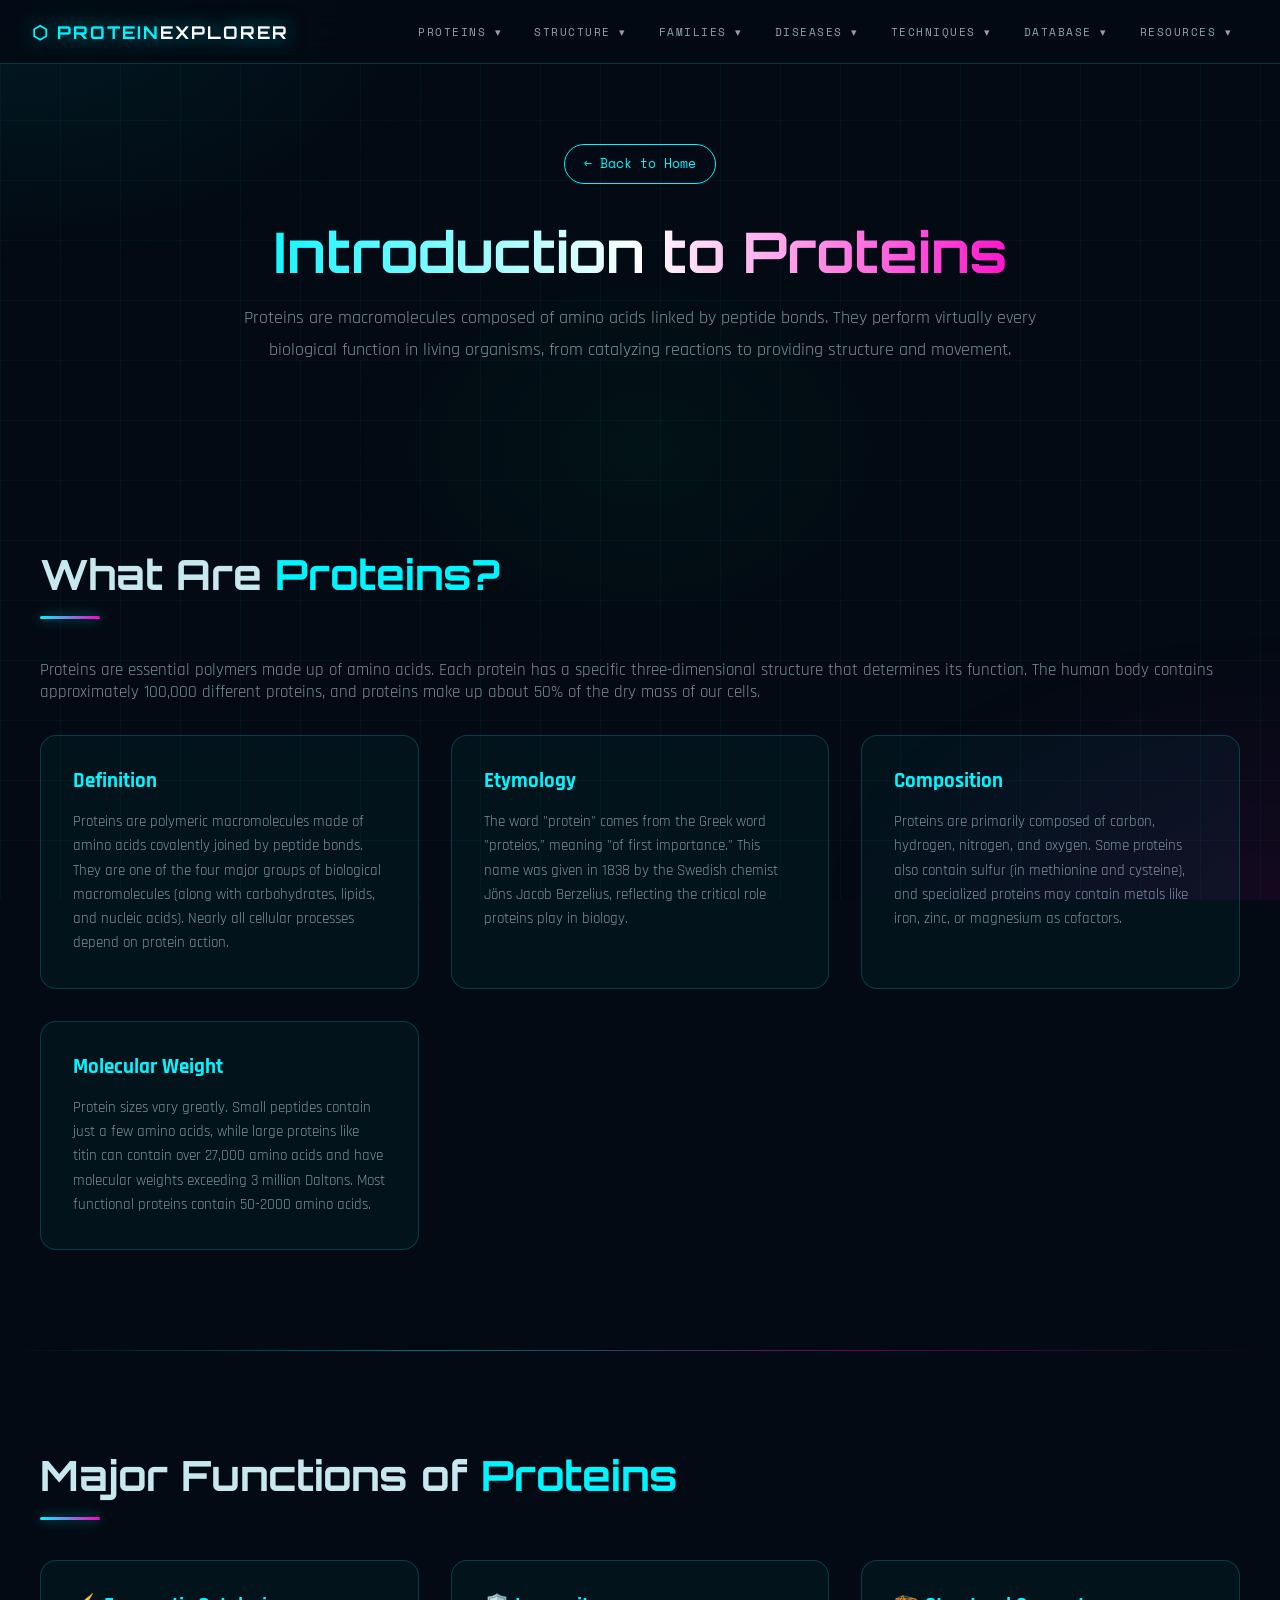
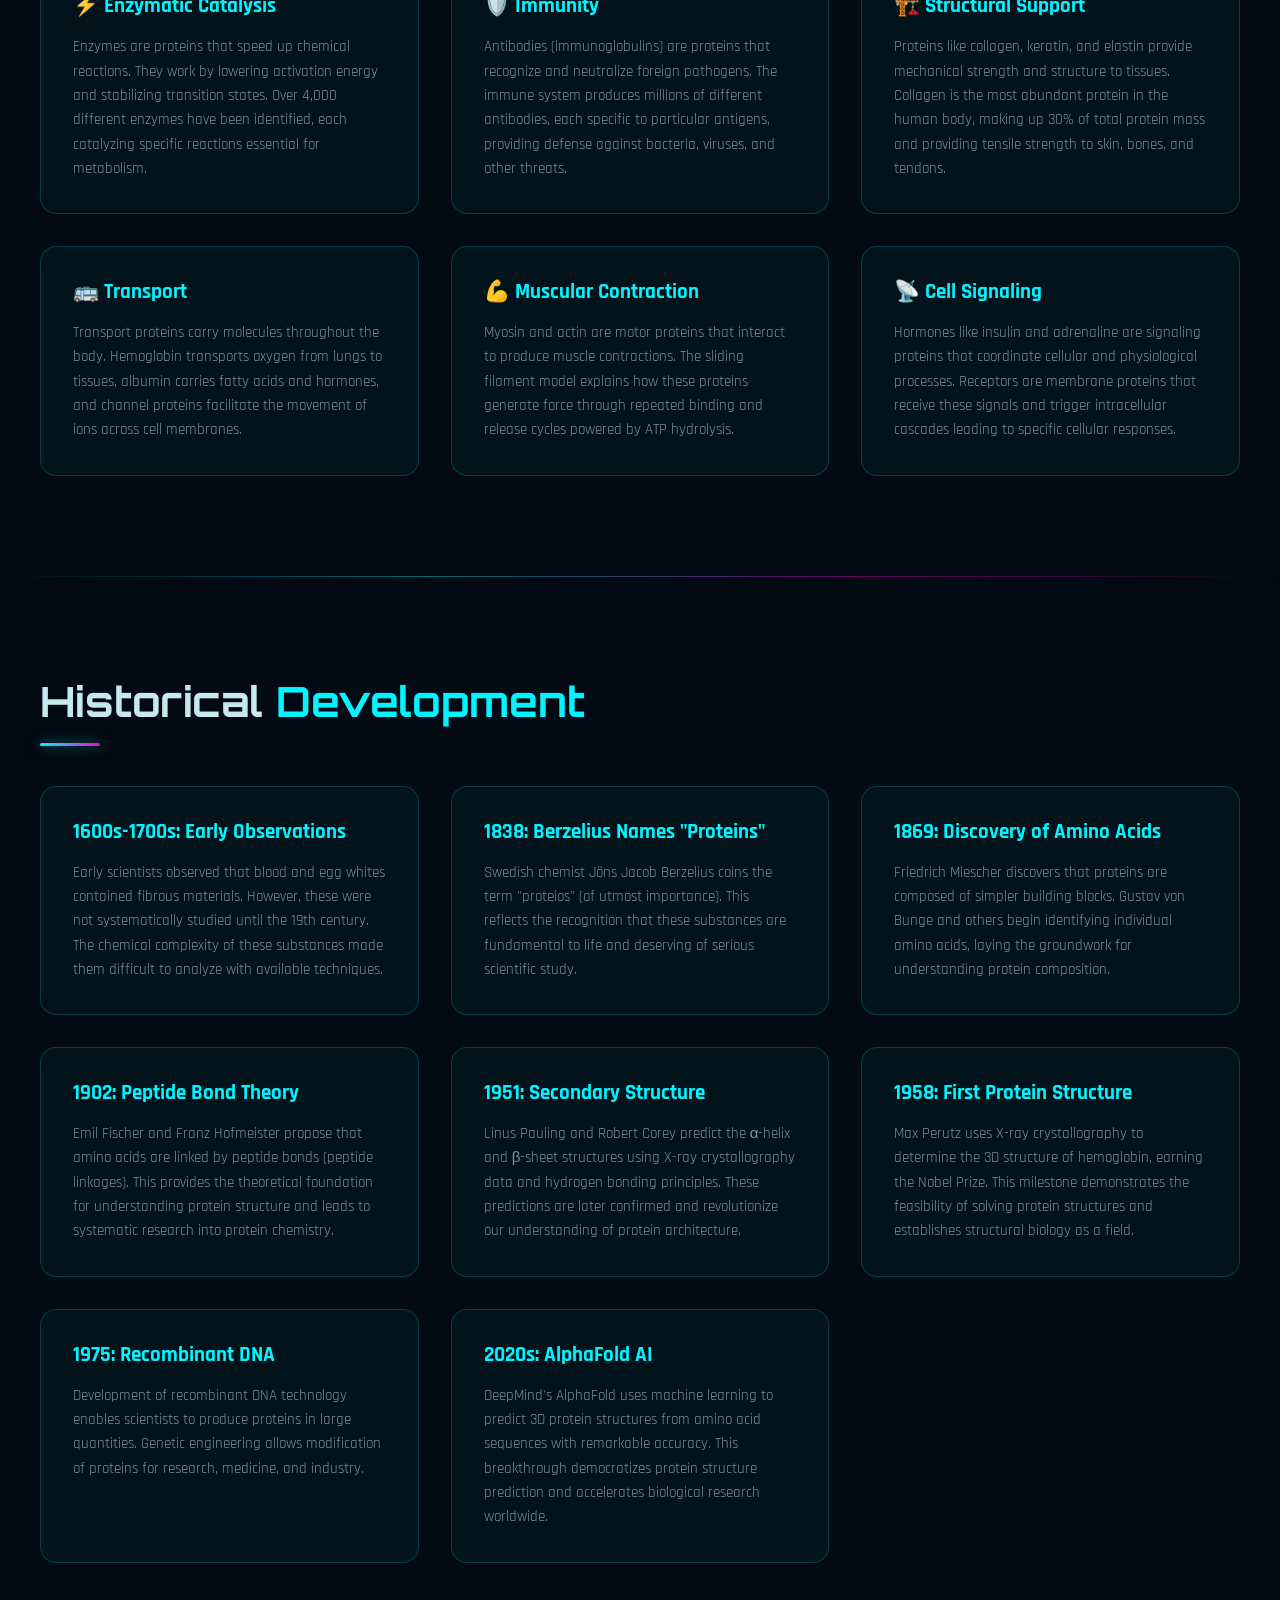
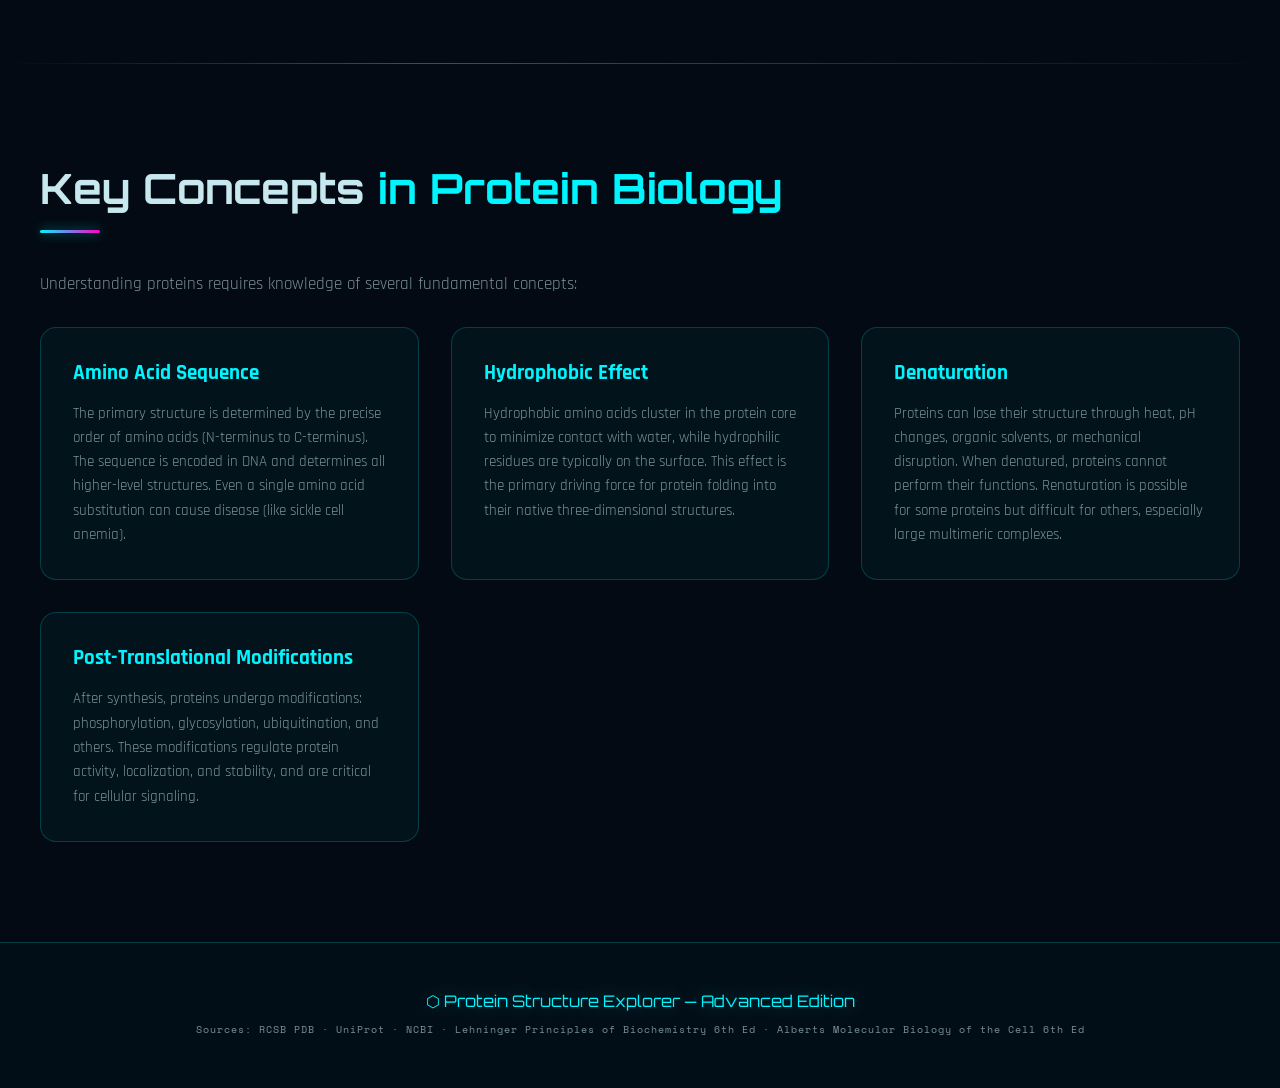
<file: introduction.html>
<!DOCTYPE html>
<html lang="en">
<head>
<meta charset="UTF-8">
<meta name="viewport" content="width=device-width, initial-scale=1.0">
<title>Introduction to Proteins — Protein Structure Explorer</title>
<link rel="icon" href="molecules.png"/>
<link rel="preconnect" href="https://fonts.googleapis.com">
<link href="https://fonts.googleapis.com/css2?family=Orbitron:wght@400;600;700;900&family=Rajdhani:wght@300;400;500;600;700&family=Space+Mono:wght@400;700&display=swap" rel="stylesheet">
<link rel="stylesheet" href="styles.css">
</head>
<body>

<!-- ══ NAVBAR ══ -->
<nav>
  <a href="index.html" class="nav-logo">⬡ PROTEIN<span>EXPLORER</span></a>
  <ul class="nav-links">

    <!-- 1. PROTEINS -->
    <li class="nav-item">
      <a href="introduction.html">Proteins ▾</a>
      <div class="mega-drop wide">
        <div class="drop-col">
          <div class="drop-col-title">Basics</div>
          <a class="drop-item" href="introduction.html"><span class="drop-icon">🧬</span><span class="drop-text"><span class="dt">What Are Proteins?</span><span class="dd">Definition & history</span></span></a>
          <a class="drop-item" href="amino-acids.html"><span class="drop-icon">⚗️</span><span class="drop-text"><span class="dt">Amino Acids</span><span class="dd">20 building blocks</span></span></a>
          <a class="drop-item" href="introduction.html"><span class="drop-icon">🔗</span><span class="drop-text"><span class="dt">Peptide Bonds</span><span class="dd">Condensation chemistry</span></span></a>
          <a class="drop-item" href="introduction.html"><span class="drop-icon">🌀</span><span class="drop-text"><span class="dt">Polypeptides</span><span class="dd">Chain formation</span></span></a>
          <a class="drop-item" href="protein-synthesis.html"><span class="drop-icon">🏭</span><span class="drop-text"><span class="dt">Ribosomes</span><span class="dd">Protein factories</span></span></a>
          <a class="drop-item" href="protein-synthesis.html"><span class="drop-icon">📐</span><span class="drop-text"><span class="dt">Central Dogma</span><span class="dd">DNA→RNA→Protein</span></span></a>
        </div>
        <div class="drop-col">
          <div class="drop-col-title">Types</div>
          <a class="drop-item" href="protein-families.html"><span class="drop-icon">⚡</span><span class="drop-text"><span class="dt">Enzymes</span><span class="dd">Biological catalysts</span></span></a>
          <a class="drop-item" href="protein-families.html"><span class="drop-icon">💉</span><span class="drop-text"><span class="dt">Hormones</span><span class="dd">Chemical messengers</span></span></a>
          <a class="drop-item" href="protein-families.html"><span class="drop-icon">🛡️</span><span class="drop-text"><span class="dt">Antibodies</span><span class="dd">Immune defenders</span></span></a>
          <a class="drop-item" href="protein-families.html"><span class="drop-icon">🚌</span><span class="drop-text"><span class="dt">Transport</span><span class="dd">Hemoglobin, albumin</span></span></a>
          <a class="drop-item" href="protein-families.html"><span class="drop-icon">🏗️</span><span class="drop-text"><span class="dt">Structural</span><span class="dd">Collagen, keratin</span></span></a>
          <a class="drop-item" href="protein-families.html"><span class="drop-icon">🏃</span><span class="drop-text"><span class="dt">Motor Proteins</span><span class="dd">Myosin, kinesin</span></span></a>
        </div>
        <div class="drop-col">
          <div class="drop-col-title">Functions</div>
          <a class="drop-item" href="protein-families.html"><span class="drop-icon">🔬</span><span class="drop-text"><span class="dt">Catalysis</span><span class="dd">Enzyme mechanisms</span></span></a>
          <a class="drop-item" href="introduction.html"><span class="drop-icon">📡</span><span class="drop-text"><span class="dt">Cell Signaling</span><span class="dd">Receptors & cascades</span></span></a>
          <a class="drop-item" href="protein-synthesis.html"><span class="drop-icon">🧬</span><span class="drop-text"><span class="dt">DNA Replication</span><span class="dd">Polymerases</span></span></a>
          <a class="drop-item" href="protein-families.html"><span class="drop-icon">💪</span><span class="drop-text"><span class="dt">Muscle Contraction</span><span class="dd">Actin–myosin cycle</span></span></a>
          <a class="drop-item" href="diseases.html"><span class="drop-icon">🦠</span><span class="drop-text"><span class="dt">Immune Defense</span><span class="dd">Antibodies & MHC</span></span></a>
          <a class="drop-item" href="protein-families.html"><span class="drop-icon">🩸</span><span class="drop-text"><span class="dt">O₂ Transport</span><span class="dd">Hemoglobin & myoglobin</span></span></a>
        </div>
      </div>
    </li>

    <!-- 2. STRUCTURE LEVELS -->
    <li class="nav-item">
      <a href="protein-structure-levels.html">Structure ▾</a>
      <div class="mega-drop">
        <div class="drop-col">
          <div class="drop-col-title">4 Levels</div>
          <a class="drop-item" href="protein-structure-levels.html"><span class="drop-icon">①</span><span class="drop-text"><span class="dt">Primary</span><span class="dd">Amino acid sequence</span></span></a>
          <a class="drop-item" href="protein-structure-levels.html"><span class="drop-icon">②</span><span class="drop-text"><span class="dt">Secondary</span><span class="dd">α-helices & β-sheets</span></span></a>
          <a class="drop-item" href="protein-structure-levels.html"><span class="drop-icon">③</span><span class="drop-text"><span class="dt">Tertiary</span><span class="dd">3D globular fold</span></span></a>
          <a class="drop-item" href="protein-structure-levels.html"><span class="drop-icon">④</span><span class="drop-text"><span class="dt">Quaternary</span><span class="dd">Multi-subunit complexes</span></span></a>
        </div>
        <div class="drop-col">
          <div class="drop-col-title">Key Concepts</div>
          <a class="drop-item" href="protein-structure-levels.html"><span class="drop-icon">🔄</span><span class="drop-text"><span class="dt">H-Bonds</span><span class="dd">Backbone interactions</span></span></a>
          <a class="drop-item" href="protein-structure-levels.html"><span class="drop-icon">💧</span><span class="drop-text"><span class="dt">Hydrophobic Core</span><span class="dd">Driving force for folding</span></span></a>
          <a class="drop-item" href="protein-structure-levels.html"><span class="drop-icon">⚙️</span><span class="drop-text"><span class="dt">Disulfide Bonds</span><span class="dd">Covalent stabilization</span></span></a>
          <a class="drop-item" href="protein-structure-levels.html"><span class="drop-icon">📊</span><span class="drop-text"><span class="dt">Ramachandran Plot</span><span class="dd">Allowed φ/ψ angles</span></span></a>
        </div>
      </div>
    </li>

    <!-- 3D Models removed -->

    <!-- 4. FAMILIES -->
    <li class="nav-item">
      <a href="protein-families.html">Families ▾</a>
      <div class="mega-drop">
        <div class="drop-col">
          <div class="drop-col-title">Categories</div>
          <a class="drop-item" href="protein-families.html"><span class="drop-icon">⚽</span><span class="drop-text"><span class="dt">Globular</span><span class="dd">Compact & soluble</span></span></a>
          <a class="drop-item" href="protein-families.html"><span class="drop-icon">🧵</span><span class="drop-text"><span class="dt">Fibrous</span><span class="dd">Structural filaments</span></span></a>
          <a class="drop-item" href="protein-families.html"><span class="drop-icon">🫧</span><span class="drop-text"><span class="dt">Membrane</span><span class="dd">Embedded in bilayer</span></span></a>
          <a class="drop-item" href="protein-families.html"><span class="drop-icon">🌊</span><span class="drop-text"><span class="dt">Disordered</span><span class="dd">No fixed structure</span></span></a>
        </div>
        <div class="drop-col">
          <div class="drop-col-title">Specialized</div>
          <a class="drop-item" href="protein-families.html"><span class="drop-icon">🔧</span><span class="drop-text"><span class="dt">Enzymes</span><span class="dd">6 EC classes</span></span></a>
          <a class="drop-item" href="protein-families.html"><span class="drop-icon">🛡️</span><span class="drop-text"><span class="dt">Antibodies</span><span class="dd">5 immunoglobulin classes</span></span></a>
          <a class="drop-item" href="protein-families.html"><span class="drop-icon">🏃</span><span class="drop-text"><span class="dt">Motor Proteins</span><span class="dd">Myosin, kinesin, dynein</span></span></a>
          <a class="drop-item" href="protein-families.html"><span class="drop-icon">🫂</span><span class="drop-text"><span class="dt">Chaperones</span><span class="dd">Folding assistants</span></span></a>
        </div>
      </div>
    </li>

    <!-- 5. DISEASES -->
    <li class="nav-item">
      <a href="diseases.html">Diseases ▾</a>
      <div class="mega-drop">
        <div class="drop-col">
          <div class="drop-col-title">Misfolding</div>
          <a class="drop-item" href="diseases.html"><span class="drop-icon">🧠</span><span class="drop-text"><span class="dt">Alzheimer's</span><span class="dd">Aβ plaques + tau tangles</span></span></a>
          <a class="drop-item" href="diseases.html"><span class="drop-icon">🤝</span><span class="drop-text"><span class="dt">Parkinson's</span><span class="dd">α-synuclein Lewy bodies</span></span></a>
          <a class="drop-item" href="diseases.html"><span class="drop-icon">👻</span><span class="drop-text"><span class="dt">Prion Diseases</span><span class="dd">PrPc → PrPsc</span></span></a>
        </div>
        <div class="drop-col">
          <div class="drop-col-title">Genetic</div>
          <a class="drop-item" href="diseases.html"><span class="drop-icon">🩸</span><span class="drop-text"><span class="dt">Sickle Cell</span><span class="dd">Glu6Val in β-globin</span></span></a>
          <a class="drop-item" href="diseases.html"><span class="drop-icon">🫁</span><span class="drop-text"><span class="dt">Cystic Fibrosis</span><span class="dd">CFTR mutations</span></span></a>
          <a class="drop-item" href="diseases.html"><span class="drop-icon">🦴</span><span class="drop-text"><span class="dt">Osteogenesis Imperfecta</span><span class="dd">Defective collagen</span></span></a>
          <a class="drop-item" href="diseases.html"><span class="drop-icon">🧬</span><span class="drop-text"><span class="dt">PKU</span><span class="dd">Phenylalanine accumulation</span></span></a>
        </div>
      </div>
    </li>

    <!-- 6. TECHNIQUES -->
    <li class="nav-item">
      <a href="techniques.html">Techniques ▾</a>
      <div class="mega-drop">
        <div class="drop-col">
          <div class="drop-col-title">Structural</div>
          <a class="drop-item" href="techniques.html"><span class="drop-icon">💎</span><span class="drop-text"><span class="dt">X-Ray Crystallography</span><span class="dd">Atomic resolution</span></span></a>
          <a class="drop-item" href="techniques.html"><span class="drop-icon">🧲</span><span class="drop-text"><span class="dt">NMR Spectroscopy</span><span class="dd">Solution structures</span></span></a>
          <a class="drop-item" href="techniques.html"><span class="drop-icon">❄️</span><span class="drop-text"><span class="dt">Cryo-EM</span><span class="dd">Resolution revolution</span></span></a>
          <a class="drop-item" href="techniques.html"><span class="drop-icon">🤖</span><span class="drop-text"><span class="dt">AlphaFold AI</span><span class="dd">AI structure prediction</span></span></a>
        </div>
        <div class="drop-col">
          <div class="drop-col-title">Analytical</div>
          <a class="drop-item" href="techniques.html"><span class="drop-icon">⚖️</span><span class="drop-text"><span class="dt">Mass Spectrometry</span><span class="dd">Protein identification</span></span></a>
          <a class="drop-item" href="techniques.html"><span class="drop-icon">🌈</span><span class="drop-text"><span class="dt">CD Spectroscopy</span><span class="dd">Secondary structure</span></span></a>
          <a class="drop-item" href="techniques.html"><span class="drop-icon">💡</span><span class="drop-text"><span class="dt">FRET</span><span class="dd">Molecular distances</span></span></a>
          <a class="drop-item" href="techniques.html"><span class="drop-icon">🧫</span><span class="drop-text"><span class="dt">SDS-PAGE/Western</span><span class="dd">Size separation</span></span></a>
        </div>
      </div>
    </li>

    <!-- 7. DATABASE -->
    <li class="nav-item">
      <a href="pdb.html">Database ▾</a>
      <div class="mega-drop">
        <div class="drop-col">
          <div class="drop-col-title">Databases</div>
          <a class="drop-item" href="pdb.html"><span class="drop-icon">🏛️</span><span class="drop-text"><span class="dt">Protein Data Bank</span><span class="dd">200K+ structures</span></span></a>
          <a class="drop-item" href="pdb.html"><span class="drop-icon">🤖</span><span class="drop-text"><span class="dt">AlphaFold DB</span><span class="dd">200M+ predictions</span></span></a>
          <a class="drop-item" href="pdb.html"><span class="drop-icon">📚</span><span class="drop-text"><span class="dt">UniProt</span><span class="dd">Protein knowledgebase</span></span></a>
          <a class="drop-item" href="pdb.html"><span class="drop-icon">🔬</span><span class="drop-text"><span class="dt">NCBI Protein</span><span class="dd">Sequence database</span></span></a>
        </div>
        <div class="drop-col">
          <div class="drop-col-title">Tools</div>
          <a class="drop-item" href="pdb.html"><span class="drop-icon">🖥️</span><span class="drop-text"><span class="dt">PyMOL</span><span class="dd">Structure visualization</span></span></a>
          <a class="drop-item" href="pdb.html"><span class="drop-icon">💻</span><span class="drop-text"><span class="dt">BLAST</span><span class="dd">Sequence alignment</span></span></a>
          <a class="drop-item" href="pdb.html"><span class="drop-icon">🌐</span><span class="drop-text"><span class="dt">Mol* Viewer</span><span class="dd">Web-based 3D viewer</span></span></a>
          <a class="drop-item" href="pdb.html"><span class="drop-icon">🧮</span><span class="drop-text"><span class="dt">Clustal Omega</span><span class="dd">Multiple alignment</span></span></a>
        </div>
      </div>
    </li>

    <!-- 8. RESOURCES -->
    <li class="nav-item">
      <a href="quiz.html">Resources ▾</a>
      <div class="mega-drop">
        <div class="drop-col">
          <div class="drop-col-title">Self-Test & Reference</div>
          <a class="drop-item" href="quiz.html"><span class="drop-icon">❓</span><span class="drop-text"><span class="dt">10-Question Quiz</span><span class="dd">Test your knowledge</span></span></a>
          <a class="drop-item" href="glossary.html"><span class="drop-icon">📖</span><span class="drop-text"><span class="dt">Glossary A–Z</span><span class="dd">60+ searchable terms</span></span></a>
          <a class="drop-item" href="protein-families.html"><span class="drop-icon">🔍</span><span class="drop-text"><span class="dt">Protein Profiles</span><span class="dd">10 case studies</span></span></a>
          <a class="drop-item" href="evolution.html"><span class="drop-icon">🧫</span><span class="drop-text"><span class="dt">Bioinformatics</span><span class="dd">Evolution & tools</span></span></a>
        </div>
      </div>
    </li>

  </ul>
</nav>

<!-- ══ PAGE HEADER ══ -->
<div class="page-header">
  <div>
    <a href="index.html" class="back-btn">← Back to Home</a>
    <h1>Introduction to <span style="color:var(--cyan)">Proteins</span></h1>
    <p>Proteins are macromolecules composed of amino acids linked by peptide bonds. They perform virtually every biological function in living organisms, from catalyzing reactions to providing structure and movement.</p>
  </div>
</div>

<section>
  <div class="section-inner">
    <h2 class="section-title">What Are <span>Proteins?</span></h2>
    <div class="section-divider"></div>
    
    <p style="color:var(--text-dim);font-size:1.05rem;margin-bottom:2rem;">
      Proteins are essential polymers made up of amino acids. Each protein has a specific three-dimensional structure that determines its function. The human body contains approximately 100,000 different proteins, and proteins make up about 50% of the dry mass of our cells.
    </p>
    
    <div class="cards-grid">
      <div class="content-card">
        <h3>Definition</h3>
        <p>Proteins are polymeric macromolecules made of amino acids covalently joined by peptide bonds. They are one of the four major groups of biological macromolecules (along with carbohydrates, lipids, and nucleic acids). Nearly all cellular processes depend on protein action.</p>
      </div>
      
      <div class="content-card">
        <h3>Etymology</h3>
        <p>The word "protein" comes from the Greek word "proteios," meaning "of first importance." This name was given in 1838 by the Swedish chemist Jöns Jacob Berzelius, reflecting the critical role proteins play in biology.</p>
      </div>
      
      <div class="content-card">
        <h3>Composition</h3>
        <p>Proteins are primarily composed of carbon, hydrogen, nitrogen, and oxygen. Some proteins also contain sulfur (in methionine and cysteine), and specialized proteins may contain metals like iron, zinc, or magnesium as cofactors.</p>
      </div>
      
      <div class="content-card">
        <h3>Molecular Weight</h3>
        <p>Protein sizes vary greatly. Small peptides contain just a few amino acids, while large proteins like titin can contain over 27,000 amino acids and have molecular weights exceeding 3 million Daltons. Most functional proteins contain 50-2000 amino acids.</p>
      </div>
    </div>
  </div>
</section>

<div class="section-sep"></div>

<section>
  <div class="section-inner">
    <h2 class="section-title">Major Functions of <span>Proteins</span></h2>
    <div class="section-divider"></div>
    
    <div class="cards-grid">
      <div class="content-card">
        <h3>⚡ Enzymatic Catalysis</h3>
        <p>Enzymes are proteins that speed up chemical reactions. They work by lowering activation energy and stabilizing transition states. Over 4,000 different enzymes have been identified, each catalyzing specific reactions essential for metabolism.</p>
      </div>
      
      <div class="content-card">
        <h3>🛡️ Immunity</h3>
        <p>Antibodies (immunoglobulins) are proteins that recognize and neutralize foreign pathogens. The immune system produces millions of different antibodies, each specific to particular antigens, providing defense against bacteria, viruses, and other threats.</p>
      </div>
      
      <div class="content-card">
        <h3>🏗️ Structural Support</h3>
        <p>Proteins like collagen, keratin, and elastin provide mechanical strength and structure to tissues. Collagen is the most abundant protein in the human body, making up 30% of total protein mass and providing tensile strength to skin, bones, and tendons.</p>
      </div>
      
      <div class="content-card">
        <h3>🚌 Transport</h3>
        <p>Transport proteins carry molecules throughout the body. Hemoglobin transports oxygen from lungs to tissues, albumin carries fatty acids and hormones, and channel proteins facilitate the movement of ions across cell membranes.</p>
      </div>
      
      <div class="content-card">
        <h3>💪 Muscular Contraction</h3>
        <p>Myosin and actin are motor proteins that interact to produce muscle contractions. The sliding filament model explains how these proteins generate force through repeated binding and release cycles powered by ATP hydrolysis.</p>
      </div>
      
      <div class="content-card">
        <h3>📡 Cell Signaling</h3>
        <p>Hormones like insulin and adrenaline are signaling proteins that coordinate cellular and physiological processes. Receptors are membrane proteins that receive these signals and trigger intracellular cascades leading to specific cellular responses.</p>
      </div>
    </div>
  </div>
</section>

<div class="section-sep"></div>

<section>
  <div class="section-inner">
    <h2 class="section-title">Historical <span>Development</span></h2>
    <div class="section-divider"></div>
    
    <div class="cards-grid">
      <div class="content-card">
        <h3>1600s-1700s: Early Observations</h3>
        <p>Early scientists observed that blood and egg whites contained fibrous materials. However, these were not systematically studied until the 19th century. The chemical complexity of these substances made them difficult to analyze with available techniques.</p>
      </div>
      
      <div class="content-card">
        <h3>1838: Berzelius Names "Proteins"</h3>
        <p>Swedish chemist Jöns Jacob Berzelius coins the term "proteios" (of utmost importance). This reflects the recognition that these substances are fundamental to life and deserving of serious scientific study.</p>
      </div>
      
      <div class="content-card">
        <h3>1869: Discovery of Amino Acids</h3>
        <p>Friedrich Miescher discovers that proteins are composed of simpler building blocks. Gustav von Bunge and others begin identifying individual amino acids, laying the groundwork for understanding protein composition.</p>
      </div>
      
      <div class="content-card">
        <h3>1902: Peptide Bond Theory</h3>
        <p>Emil Fischer and Franz Hofmeister propose that amino acids are linked by peptide bonds (peptide linkages). This provides the theoretical foundation for understanding protein structure and leads to systematic research into protein chemistry.</p>
      </div>
      
      <div class="content-card">
        <h3>1951: Secondary Structure</h3>
        <p>Linus Pauling and Robert Corey predict the α-helix and β-sheet structures using X-ray crystallography data and hydrogen bonding principles. These predictions are later confirmed and revolutionize our understanding of protein architecture.</p>
      </div>
      
      <div class="content-card">
        <h3>1958: First Protein Structure</h3>
        <p>Max Perutz uses X-ray crystallography to determine the 3D structure of hemoglobin, earning the Nobel Prize. This milestone demonstrates the feasibility of solving protein structures and establishes structural biology as a field.</p>
      </div>
      
      <div class="content-card">
        <h3>1975: Recombinant DNA</h3>
        <p>Development of recombinant DNA technology enables scientists to produce proteins in large quantities. Genetic engineering allows modification of proteins for research, medicine, and industry.</p>
      </div>
      
      <div class="content-card">
        <h3>2020s: AlphaFold AI</h3>
        <p>DeepMind's AlphaFold uses machine learning to predict 3D protein structures from amino acid sequences with remarkable accuracy. This breakthrough democratizes protein structure prediction and accelerates biological research worldwide.</p>
      </div>
    </div>
  </div>
</section>

<div class="section-sep"></div>

<section>
  <div class="section-inner">
    <h2 class="section-title">Key Concepts <span>in Protein Biology</span></h2>
    <div class="section-divider"></div>
    
    <p style="color:var(--text-dim);font-size:1.05rem;margin-bottom:2rem;">
      Understanding proteins requires knowledge of several fundamental concepts:
    </p>
    
    <div class="cards-grid">
      <div class="content-card">
        <h3>Amino Acid Sequence</h3>
        <p>The primary structure is determined by the precise order of amino acids (N-terminus to C-terminus). The sequence is encoded in DNA and determines all higher-level structures. Even a single amino acid substitution can cause disease (like sickle cell anemia).</p>
      </div>
      
      <div class="content-card">
        <h3>Hydrophobic Effect</h3>
        <p>Hydrophobic amino acids cluster in the protein core to minimize contact with water, while hydrophilic residues are typically on the surface. This effect is the primary driving force for protein folding into their native three-dimensional structures.</p>
      </div>
      
      <div class="content-card">
        <h3>Denaturation</h3>
        <p>Proteins can lose their structure through heat, pH changes, organic solvents, or mechanical disruption. When denatured, proteins cannot perform their functions. Renaturation is possible for some proteins but difficult for others, especially large multimeric complexes.</p>
      </div>
      
      <div class="content-card">
        <h3>Post-Translational Modifications</h3>
        <p>After synthesis, proteins undergo modifications: phosphorylation, glycosylation, ubiquitination, and others. These modifications regulate protein activity, localization, and stability, and are critical for cellular signaling.</p>
      </div>
    </div>
  </div>
</section>

<!-- ══ FOOTER ══ -->
<footer>
  <div class="footer-title">⬡ Protein Structure Explorer — Advanced Edition</div>
  <div class="footer-sub">
    Sources: RCSB PDB · UniProt · NCBI · Lehninger Principles of Biochemistry 6th Ed · Alberts Molecular Biology of the Cell 6th Ed
  </div>
</footer>

<script src="script.js"></script>
</body>
</html>
</file>
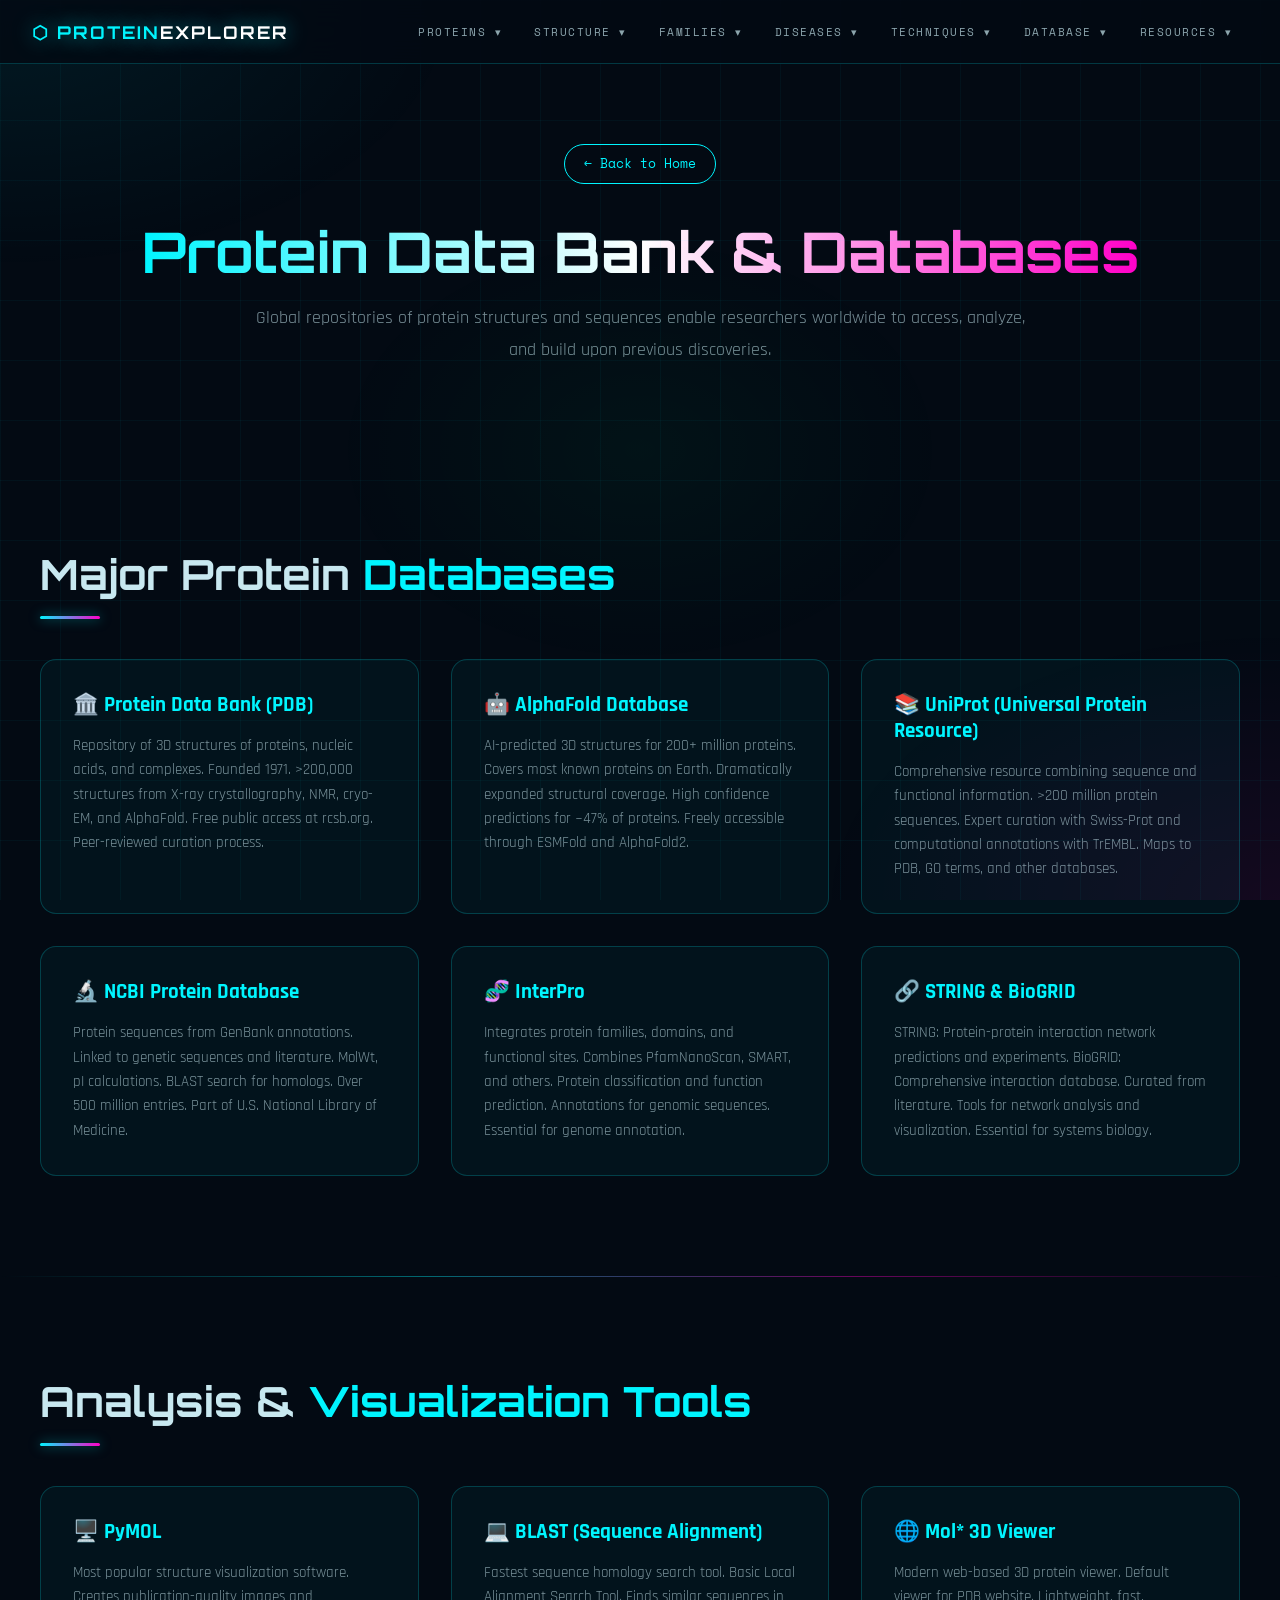
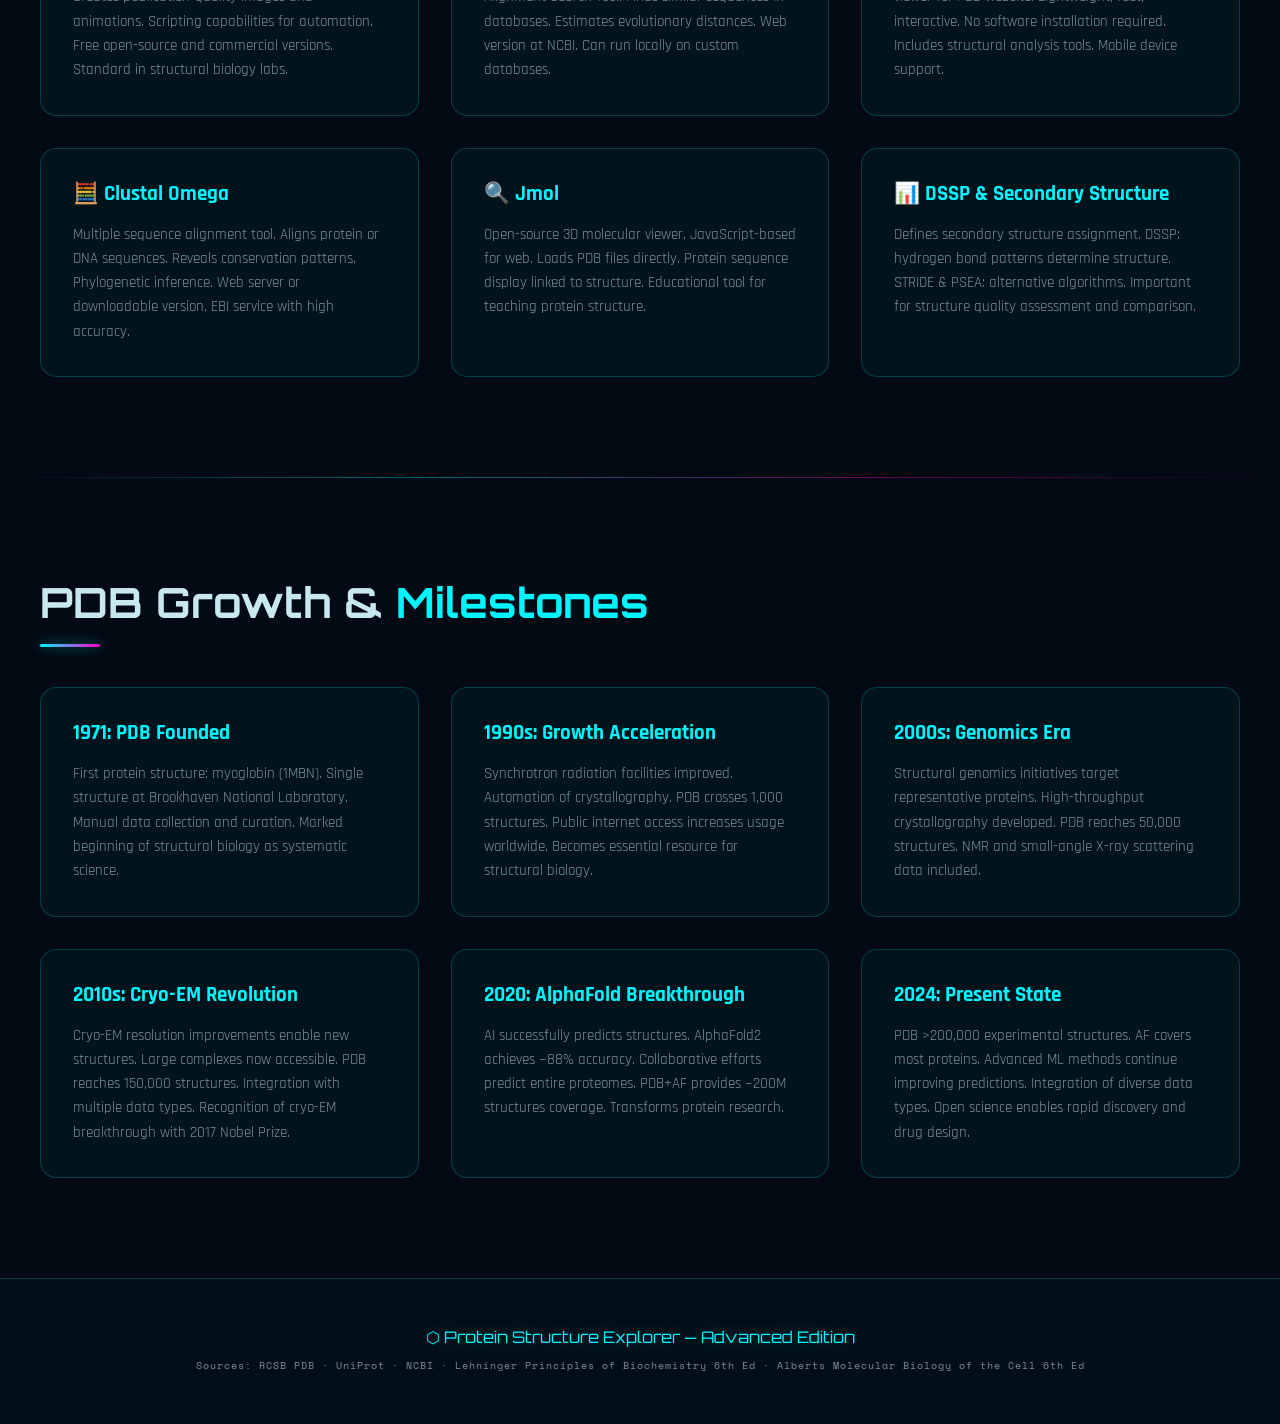
<file: pdb.html>
<!DOCTYPE html>
<html lang="en">
<head>
<meta charset="UTF-8">
<meta name="viewport" content="width=device-width, initial-scale=1.0">
<title>Protein Data Bank — Protein Structure Explorer</title>
<link rel="icon" href="molecules.png"/>
<link rel="preconnect" href="https://fonts.googleapis.com">
<link href="https://fonts.googleapis.com/css2?family=Orbitron:wght@400;600;700;900&family=Rajdhani:wght@300;400;500;600;700&family=Space+Mono:wght@400;700&display=swap" rel="stylesheet">
<link rel="stylesheet" href="styles.css">
</head>
<body>

<!-- ══ NAVBAR ══ -->
<nav>
  <a href="index.html" class="nav-logo">⬡ PROTEIN<span>EXPLORER</span></a>
  <ul class="nav-links">

    <!-- 1. PROTEINS -->
    <li class="nav-item">
      <a href="introduction.html">Proteins ▾</a>
      <div class="mega-drop wide">
        <div class="drop-col">
          <div class="drop-col-title">Basics</div>
          <a class="drop-item" href="introduction.html"><span class="drop-icon">🧬</span><span class="drop-text"><span class="dt">What Are Proteins?</span><span class="dd">Definition & history</span></span></a>
          <a class="drop-item" href="amino-acids.html"><span class="drop-icon">⚗️</span><span class="drop-text"><span class="dt">Amino Acids</span><span class="dd">20 building blocks</span></span></a>
          <a class="drop-item" href="introduction.html"><span class="drop-icon">🔗</span><span class="drop-text"><span class="dt">Peptide Bonds</span><span class="dd">Condensation chemistry</span></span></a>
          <a class="drop-item" href="introduction.html"><span class="drop-icon">🌀</span><span class="drop-text"><span class="dt">Polypeptides</span><span class="dd">Chain formation</span></span></a>
          <a class="drop-item" href="protein-synthesis.html"><span class="drop-icon">🏭</span><span class="drop-text"><span class="dt">Ribosomes</span><span class="dd">Protein factories</span></span></a>
          <a class="drop-item" href="protein-synthesis.html"><span class="drop-icon">📐</span><span class="drop-text"><span class="dt">Central Dogma</span><span class="dd">DNA→RNA→Protein</span></span></a>
        </div>
        <div class="drop-col">
          <div class="drop-col-title">Types</div>
          <a class="drop-item" href="protein-families.html"><span class="drop-icon">⚡</span><span class="drop-text"><span class="dt">Enzymes</span><span class="dd">Biological catalysts</span></span></a>
          <a class="drop-item" href="protein-families.html"><span class="drop-icon">💉</span><span class="drop-text"><span class="dt">Hormones</span><span class="dd">Chemical messengers</span></span></a>
          <a class="drop-item" href="protein-families.html"><span class="drop-icon">🛡️</span><span class="drop-text"><span class="dt">Antibodies</span><span class="dd">Immune defenders</span></span></a>
          <a class="drop-item" href="protein-families.html"><span class="drop-icon">🚌</span><span class="drop-text"><span class="dt">Transport</span><span class="dd">Hemoglobin, albumin</span></span></a>
          <a class="drop-item" href="protein-families.html"><span class="drop-icon">🏗️</span><span class="drop-text"><span class="dt">Structural</span><span class="dd">Collagen, keratin</span></span></a>
          <a class="drop-item" href="protein-families.html"><span class="drop-icon">🏃</span><span class="drop-text"><span class="dt">Motor Proteins</span><span class="dd">Myosin, kinesin</span></span></a>
        </div>
        <div class="drop-col">
          <div class="drop-col-title">Functions</div>
          <a class="drop-item" href="protein-families.html"><span class="drop-icon">🔬</span><span class="drop-text"><span class="dt">Catalysis</span><span class="dd">Enzyme mechanisms</span></span></a>
          <a class="drop-item" href="introduction.html"><span class="drop-icon">📡</span><span class="drop-text"><span class="dt">Cell Signaling</span><span class="dd">Receptors & cascades</span></span></a>
          <a class="drop-item" href="protein-synthesis.html"><span class="drop-icon">🧬</span><span class="drop-text"><span class="dt">DNA Replication</span><span class="dd">Polymerases</span></span></a>
          <a class="drop-item" href="protein-families.html"><span class="drop-icon">💪</span><span class="drop-text"><span class="dt">Muscle Contraction</span><span class="dd">Actin–myosin cycle</span></span></a>
          <a class="drop-item" href="diseases.html"><span class="drop-icon">🦠</span><span class="drop-text"><span class="dt">Immune Defense</span><span class="dd">Antibodies & MHC</span></span></a>
          <a class="drop-item" href="protein-families.html"><span class="drop-icon">🩸</span><span class="drop-text"><span class="dt">O₂ Transport</span><span class="dd">Hemoglobin & myoglobin</span></span></a>
        </div>
      </div>
    </li>

    <!-- 2. STRUCTURE LEVELS -->
    <li class="nav-item">
      <a href="protein-structure-levels.html">Structure ▾</a>
      <div class="mega-drop">
        <div class="drop-col">
          <div class="drop-col-title">4 Levels</div>
          <a class="drop-item" href="protein-structure-levels.html"><span class="drop-icon">①</span><span class="drop-text"><span class="dt">Primary</span><span class="dd">Amino acid sequence</span></span></a>
          <a class="drop-item" href="protein-structure-levels.html"><span class="drop-icon">②</span><span class="drop-text"><span class="dt">Secondary</span><span class="dd">α-helices & β-sheets</span></span></a>
          <a class="drop-item" href="protein-structure-levels.html"><span class="drop-icon">③</span><span class="drop-text"><span class="dt">Tertiary</span><span class="dd">3D globular fold</span></span></a>
          <a class="drop-item" href="protein-structure-levels.html"><span class="drop-icon">④</span><span class="drop-text"><span class="dt">Quaternary</span><span class="dd">Multi-subunit complexes</span></span></a>
        </div>
        <div class="drop-col">
          <div class="drop-col-title">Key Concepts</div>
          <a class="drop-item" href="protein-structure-levels.html"><span class="drop-icon">🔄</span><span class="drop-text"><span class="dt">H-Bonds</span><span class="dd">Backbone interactions</span></span></a>
          <a class="drop-item" href="protein-structure-levels.html"><span class="drop-icon">💧</span><span class="drop-text"><span class="dt">Hydrophobic Core</span><span class="dd">Driving force for folding</span></span></a>
          <a class="drop-item" href="protein-structure-levels.html"><span class="drop-icon">⚙️</span><span class="drop-text"><span class="dt">Disulfide Bonds</span><span class="dd">Covalent stabilization</span></span></a>
          <a class="drop-item" href="protein-structure-levels.html"><span class="drop-icon">📊</span><span class="drop-text"><span class="dt">Ramachandran Plot</span><span class="dd">Allowed φ/ψ angles</span></span></a>
        </div>
      </div>
    </li>

    <!-- 3D Models removed -->

    <!-- 4. FAMILIES -->
    <li class="nav-item">
      <a href="protein-families.html">Families ▾</a>
      <div class="mega-drop">
        <div class="drop-col">
          <div class="drop-col-title">Categories</div>
          <a class="drop-item" href="protein-families.html"><span class="drop-icon">⚽</span><span class="drop-text"><span class="dt">Globular</span><span class="dd">Compact & soluble</span></span></a>
          <a class="drop-item" href="protein-families.html"><span class="drop-icon">🧵</span><span class="drop-text"><span class="dt">Fibrous</span><span class="dd">Structural filaments</span></span></a>
          <a class="drop-item" href="protein-families.html"><span class="drop-icon">🫧</span><span class="drop-text"><span class="dt">Membrane</span><span class="dd">Embedded in bilayer</span></span></a>
          <a class="drop-item" href="protein-families.html"><span class="drop-icon">🌊</span><span class="drop-text"><span class="dt">Disordered</span><span class="dd">No fixed structure</span></span></a>
        </div>
        <div class="drop-col">
          <div class="drop-col-title">Specialized</div>
          <a class="drop-item" href="protein-families.html"><span class="drop-icon">🔧</span><span class="drop-text"><span class="dt">Enzymes</span><span class="dd">6 EC classes</span></span></a>
          <a class="drop-item" href="protein-families.html"><span class="drop-icon">🛡️</span><span class="drop-text"><span class="dt">Antibodies</span><span class="dd">5 immunoglobulin classes</span></span></a>
          <a class="drop-item" href="protein-families.html"><span class="drop-icon">🏃</span><span class="drop-text"><span class="dt">Motor Proteins</span><span class="dd">Myosin, kinesin, dynein</span></span></a>
          <a class="drop-item" href="protein-families.html"><span class="drop-icon">🫂</span><span class="drop-text"><span class="dt">Chaperones</span><span class="dd">Folding assistants</span></span></a>
        </div>
      </div>
    </li>

    <!-- 5. DISEASES -->
    <li class="nav-item">
      <a href="diseases.html">Diseases ▾</a>
      <div class="mega-drop">
        <div class="drop-col">
          <div class="drop-col-title">Misfolding</div>
          <a class="drop-item" href="diseases.html"><span class="drop-icon">🧠</span><span class="drop-text"><span class="dt">Alzheimer's</span><span class="dd">Aβ plaques + tau tangles</span></span></a>
          <a class="drop-item" href="diseases.html"><span class="drop-icon">🤝</span><span class="drop-text"><span class="dt">Parkinson's</span><span class="dd">α-synuclein Lewy bodies</span></span></a>
          <a class="drop-item" href="diseases.html"><span class="drop-icon">👻</span><span class="drop-text"><span class="dt">Prion Diseases</span><span class="dd">PrPc → PrPsc</span></span></a>
        </div>
        <div class="drop-col">
          <div class="drop-col-title">Genetic</div>
          <a class="drop-item" href="diseases.html"><span class="drop-icon">🩸</span><span class="drop-text"><span class="dt">Sickle Cell</span><span class="dd">Glu6Val in β-globin</span></span></a>
          <a class="drop-item" href="diseases.html"><span class="drop-icon">🫁</span><span class="drop-text"><span class="dt">Cystic Fibrosis</span><span class="dd">CFTR mutations</span></span></a>
          <a class="drop-item" href="diseases.html"><span class="drop-icon">🦴</span><span class="drop-text"><span class="dt">Osteogenesis Imperfecta</span><span class="dd">Defective collagen</span></span></a>
          <a class="drop-item" href="diseases.html"><span class="drop-icon">🧬</span><span class="drop-text"><span class="dt">PKU</span><span class="dd">Phenylalanine accumulation</span></span></a>
        </div>
      </div>
    </li>

    <!-- 6. TECHNIQUES -->
    <li class="nav-item">
      <a href="techniques.html">Techniques ▾</a>
      <div class="mega-drop">
        <div class="drop-col">
          <div class="drop-col-title">Structural</div>
          <a class="drop-item" href="techniques.html"><span class="drop-icon">💎</span><span class="drop-text"><span class="dt">X-Ray Crystallography</span><span class="dd">Atomic resolution</span></span></a>
          <a class="drop-item" href="techniques.html"><span class="drop-icon">🧲</span><span class="drop-text"><span class="dt">NMR Spectroscopy</span><span class="dd">Solution structures</span></span></a>
          <a class="drop-item" href="techniques.html"><span class="drop-icon">❄️</span><span class="drop-text"><span class="dt">Cryo-EM</span><span class="dd">Resolution revolution</span></span></a>
          <a class="drop-item" href="techniques.html"><span class="drop-icon">🤖</span><span class="drop-text"><span class="dt">AlphaFold AI</span><span class="dd">AI structure prediction</span></span></a>
        </div>
        <div class="drop-col">
          <div class="drop-col-title">Analytical</div>
          <a class="drop-item" href="techniques.html"><span class="drop-icon">⚖️</span><span class="drop-text"><span class="dt">Mass Spectrometry</span><span class="dd">Protein identification</span></span></a>
          <a class="drop-item" href="techniques.html"><span class="drop-icon">🌈</span><span class="drop-text"><span class="dt">CD Spectroscopy</span><span class="dd">Secondary structure</span></span></a>
          <a class="drop-item" href="techniques.html"><span class="drop-icon">💡</span><span class="drop-text"><span class="dt">FRET</span><span class="dd">Molecular distances</span></span></a>
          <a class="drop-item" href="techniques.html"><span class="drop-icon">🧫</span><span class="drop-text"><span class="dt">SDS-PAGE/Western</span><span class="dd">Size separation</span></span></a>
        </div>
      </div>
    </li>

    <!-- 7. DATABASE -->
    <li class="nav-item">
      <a href="pdb.html">Database ▾</a>
      <div class="mega-drop">
        <div class="drop-col">
          <div class="drop-col-title">Databases</div>
          <a class="drop-item" href="pdb.html"><span class="drop-icon">🏛️</span><span class="drop-text"><span class="dt">Protein Data Bank</span><span class="dd">200K+ structures</span></span></a>
          <a class="drop-item" href="pdb.html"><span class="drop-icon">🤖</span><span class="drop-text"><span class="dt">AlphaFold DB</span><span class="dd">200M+ predictions</span></span></a>
          <a class="drop-item" href="pdb.html"><span class="drop-icon">📚</span><span class="drop-text"><span class="dt">UniProt</span><span class="dd">Protein knowledgebase</span></span></a>
          <a class="drop-item" href="pdb.html"><span class="drop-icon">🔬</span><span class="drop-text"><span class="dt">NCBI Protein</span><span class="dd">Sequence database</span></span></a>
        </div>
        <div class="drop-col">
          <div class="drop-col-title">Tools</div>
          <a class="drop-item" href="pdb.html"><span class="drop-icon">🖥️</span><span class="drop-text"><span class="dt">PyMOL</span><span class="dd">Structure visualization</span></span></a>
          <a class="drop-item" href="pdb.html"><span class="drop-icon">💻</span><span class="drop-text"><span class="dt">BLAST</span><span class="dd">Sequence alignment</span></span></a>
          <a class="drop-item" href="pdb.html"><span class="drop-icon">🌐</span><span class="drop-text"><span class="dt">Mol* Viewer</span><span class="dd">Web-based 3D viewer</span></span></a>
          <a class="drop-item" href="pdb.html"><span class="drop-icon">🧮</span><span class="drop-text"><span class="dt">Clustal Omega</span><span class="dd">Multiple alignment</span></span></a>
        </div>
      </div>
    </li>

    <!-- 8. RESOURCES -->
    <li class="nav-item">
      <a href="quiz.html">Resources ▾</a>
      <div class="mega-drop">
        <div class="drop-col">
          <div class="drop-col-title">Self-Test & Reference</div>
          <a class="drop-item" href="quiz.html"><span class="drop-icon">❓</span><span class="drop-text"><span class="dt">10-Question Quiz</span><span class="dd">Test your knowledge</span></span></a>
          <a class="drop-item" href="glossary.html"><span class="drop-icon">📖</span><span class="drop-text"><span class="dt">Glossary A–Z</span><span class="dd">60+ searchable terms</span></span></a>
          <a class="drop-item" href="protein-families.html"><span class="drop-icon">🔍</span><span class="drop-text"><span class="dt">Protein Profiles</span><span class="dd">10 case studies</span></span></a>
          <a class="drop-item" href="evolution.html"><span class="drop-icon">🧫</span><span class="drop-text"><span class="dt">Bioinformatics</span><span class="dd">Evolution & tools</span></span></a>
        </div>
      </div>
    </li>

  </ul>
</nav>

<!-- ══ PAGE HEADER ══ -->
<div class="page-header">
  <div>
    <a href="index.html" class="back-btn">← Back to Home</a>
    <h1>Protein Data <span style="color:var(--cyan)">Bank & Databases</span></h1>
    <p>Global repositories of protein structures and sequences enable researchers worldwide to access, analyze, and build upon previous discoveries.</p>
  </div>
</div>

<section>
  <div class="section-inner">
    <h2 class="section-title">Major Protein <span>Databases</span></h2>
    <div class="section-divider"></div>
    
    <div class="cards-grid">
      <div class="content-card">
        <h3>🏛️ Protein Data Bank (PDB)</h3>
        <p>Repository of 3D structures of proteins, nucleic acids, and complexes. Founded 1971. >200,000 structures from X-ray crystallography, NMR, cryo-EM, and AlphaFold. Free public access at rcsb.org. Peer-reviewed curation process.</p>
      </div>
      
      <div class="content-card">
        <h3>🤖 AlphaFold Database</h3>
        <p>AI-predicted 3D structures for 200+ million proteins. Covers most known proteins on Earth. Dramatically expanded structural coverage. High confidence predictions for ~47% of proteins. Freely accessible through ESMFold and AlphaFold2.</p>
      </div>
      
      <div class="content-card">
        <h3>📚 UniProt (Universal Protein Resource)</h3>
        <p>Comprehensive resource combining sequence and functional information. >200 million protein sequences. Expert curation with Swiss-Prot and computational annotations with TrEMBL. Maps to PDB, GO terms, and other databases.</p>
      </div>
      
      <div class="content-card">
        <h3>🔬 NCBI Protein Database</h3>
        <p>Protein sequences from GenBank annotations. Linked to genetic sequences and literature. MolWt, pI calculations. BLAST search for homologs. Over 500 million entries. Part of U.S. National Library of Medicine.</p>
      </div>
      
      <div class="content-card">
        <h3>🧬 InterPro</h3>
        <p>Integrates protein families, domains, and functional sites. Combines PfamNanoScan, SMART, and others. Protein classification and function prediction. Annotations for genomic sequences. Essential for genome annotation.</p>
      </div>
      
      <div class="content-card">
        <h3>🔗 STRING & BioGRID</h3>
        <p>STRING: Protein-protein interaction network predictions and experiments. BioGRID: Comprehensive interaction database. Curated from literature. Tools for network analysis and visualization. Essential for systems biology.</p>
      </div>
    </div>
  </div>
</section>

<div class="section-sep"></div>

<section>
  <div class="section-inner">
    <h2 class="section-title">Analysis &amp; <span>Visualization Tools</span></h2>
    <div class="section-divider"></div>
    
    <div class="cards-grid">
      <div class="content-card">
        <h3>🖥️ PyMOL</h3>
        <p>Most popular structure visualization software. Creates publication-quality images and animations. Scripting capabilities for automation. Free open-source and commercial versions. Standard in structural biology labs.</p>
      </div>
      
      <div class="content-card">
        <h3>💻 BLAST (Sequence Alignment)</h3>
        <p>Fastest sequence homology search tool. Basic Local Alignment Search Tool. Finds similar sequences in databases. Estimates evolutionary distances. Web version at NCBI. Can run locally on custom databases.</p>
      </div>
      
      <div class="content-card">
        <h3>🌐 Mol* 3D Viewer</h3>
        <p>Modern web-based 3D protein viewer. Default viewer for PDB website. Lightweight, fast, interactive. No software installation required. Includes structural analysis tools. Mobile device support.</p>
      </div>
      
      <div class="content-card">
        <h3>🧮 Clustal Omega</h3>
        <p>Multiple sequence alignment tool. Aligns protein or DNA sequences. Reveals conservation patterns. Phylogenetic inference. Web server or downloadable version. EBI service with high accuracy.</p>
      </div>
      
      <div class="content-card">
        <h3>🔍 Jmol</h3>
        <p>Open-source 3D molecular viewer. JavaScript-based for web. Loads PDB files directly. Protein sequence display linked to structure. Educational tool for teaching protein structure.</p>
      </div>
      
      <div class="content-card">
        <h3>📊 DSSP & Secondary Structure</h3>
        <p>Defines secondary structure assignment. DSSP: hydrogen bond patterns determine structure. STRIDE & PSEA: alternative algorithms. Important for structure quality assessment and comparison.</p>
      </div>
    </div>
  </div>
</section>

<div class="section-sep"></div>

<section>
  <div class="section-inner">
    <h2 class="section-title">PDB Growth &amp; <span>Milestones</span></h2>
    <div class="section-divider"></div>
    
    <div class="cards-grid">
      <div class="content-card">
        <h3>1971: PDB Founded</h3>
        <p>First protein structure: myoglobin (1MBN). Single structure at Brookhaven National Laboratory. Manual data collection and curation. Marked beginning of structural biology as systematic science.</p>
      </div>
      
      <div class="content-card">
        <h3>1990s: Growth Acceleration</h3>
        <p>Synchrotron radiation facilities improved. Automation of crystallography. PDB crosses 1,000 structures. Public internet access increases usage worldwide. Becomes essential resource for structural biology.</p>
      </div>
      
      <div class="content-card">
        <h3>2000s: Genomics Era</h3>
        <p>Structural genomics initiatives target representative proteins. High-throughput crystallography developed. PDB reaches 50,000 structures. NMR and small-angle X-ray scattering data included.</p>
      </div>
      
      <div class="content-card">
        <h3>2010s: Cryo-EM Revolution</h3>
        <p>Cryo-EM resolution improvements enable new structures. Large complexes now accessible. PDB reaches 150,000 structures. Integration with multiple data types. Recognition of cryo-EM breakthrough with 2017 Nobel Prize.</p>
      </div>
      
      <div class="content-card">
        <h3>2020: AlphaFold Breakthrough</h3>
        <p>AI successfully predicts structures. AlphaFold2 achieves ~88% accuracy. Collaborative efforts predict entire proteomes. PDB+AF provides ~200M structures coverage. Transforms protein research.</p>
      </div>
      
      <div class="content-card">
        <h3>2024: Present State</h3>
        <p>PDB >200,000 experimental structures. AF covers most proteins. Advanced ML methods continue improving predictions. Integration of diverse data types. Open science enables rapid discovery and drug design.</p>
      </div>
    </div>
  </div>
</section>

<!-- ══ FOOTER ══ -->
<footer>
  <div class="footer-title">⬡ Protein Structure Explorer — Advanced Edition</div>
  <div class="footer-sub">
    Sources: RCSB PDB · UniProt · NCBI · Lehninger Principles of Biochemistry 6th Ed · Alberts Molecular Biology of the Cell 6th Ed
  </div>
</footer>

<script src="script.js"></script>
</body>
</html>
</file>
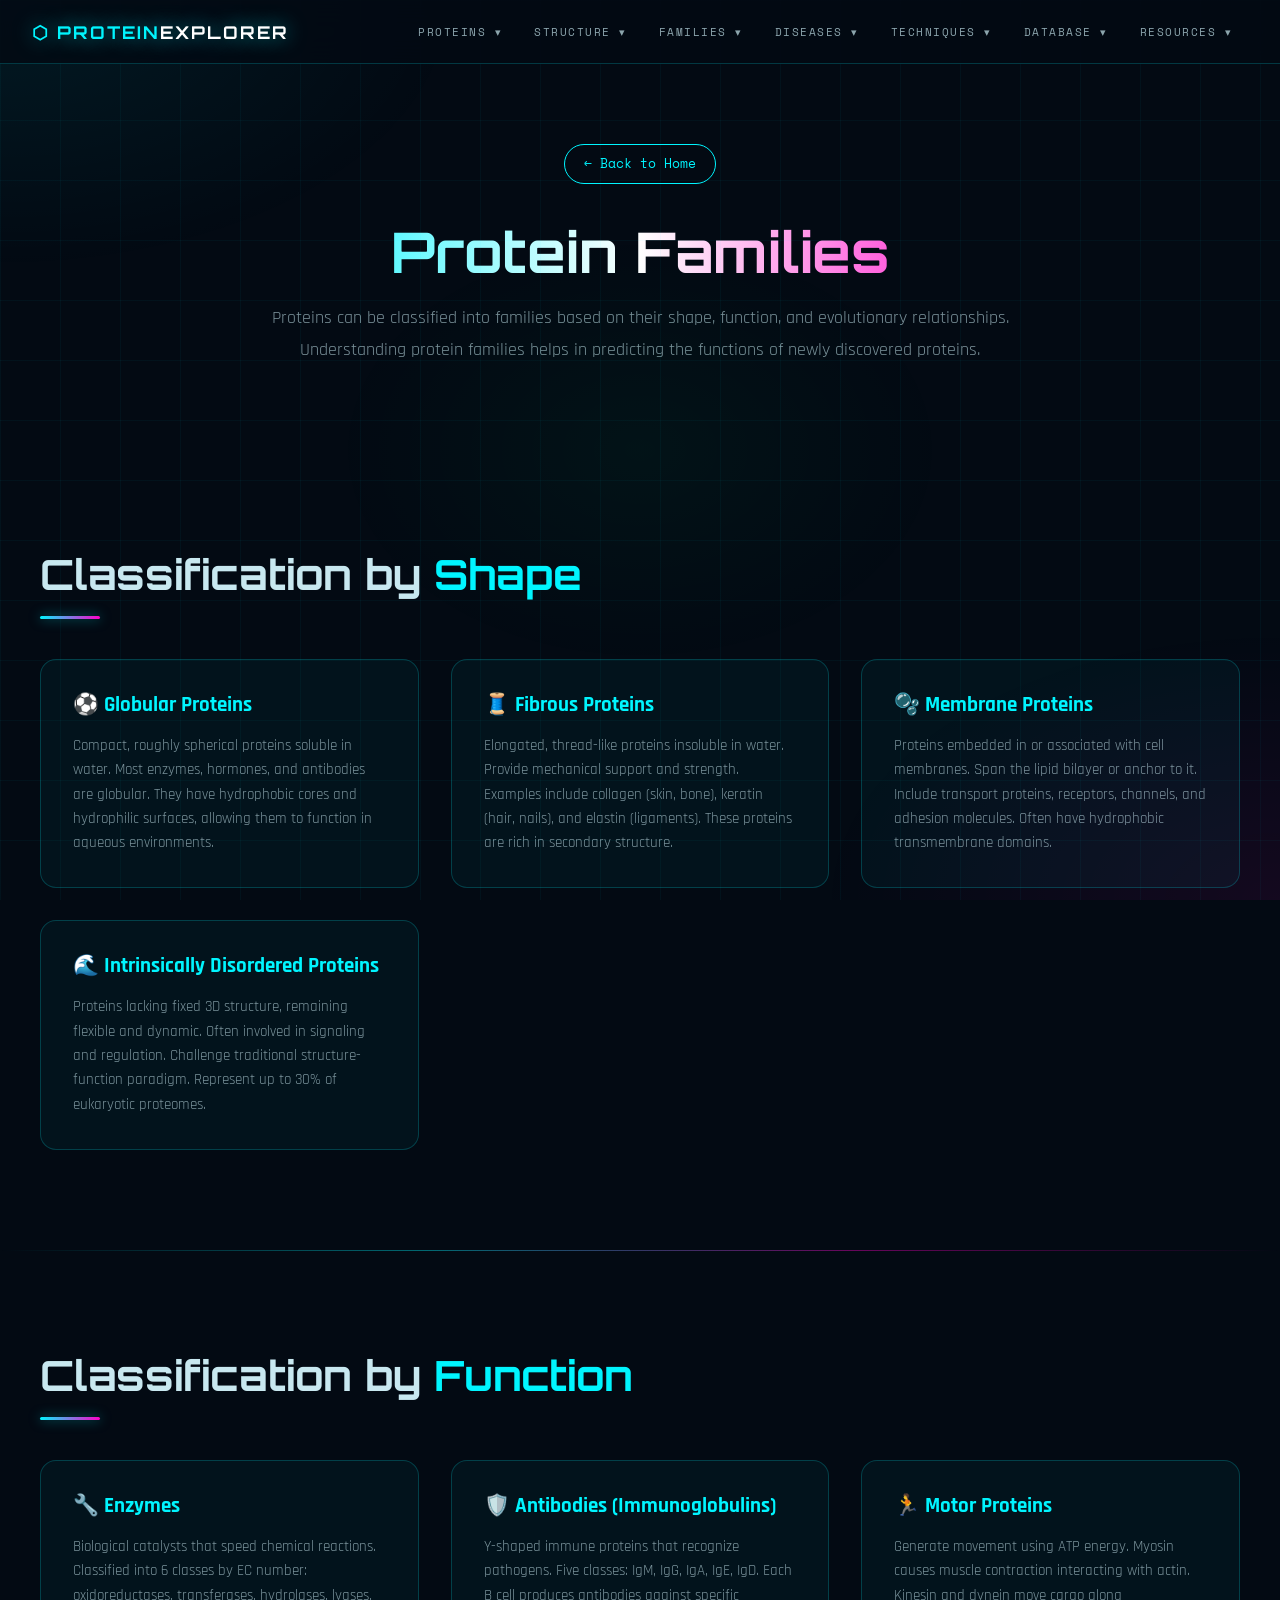
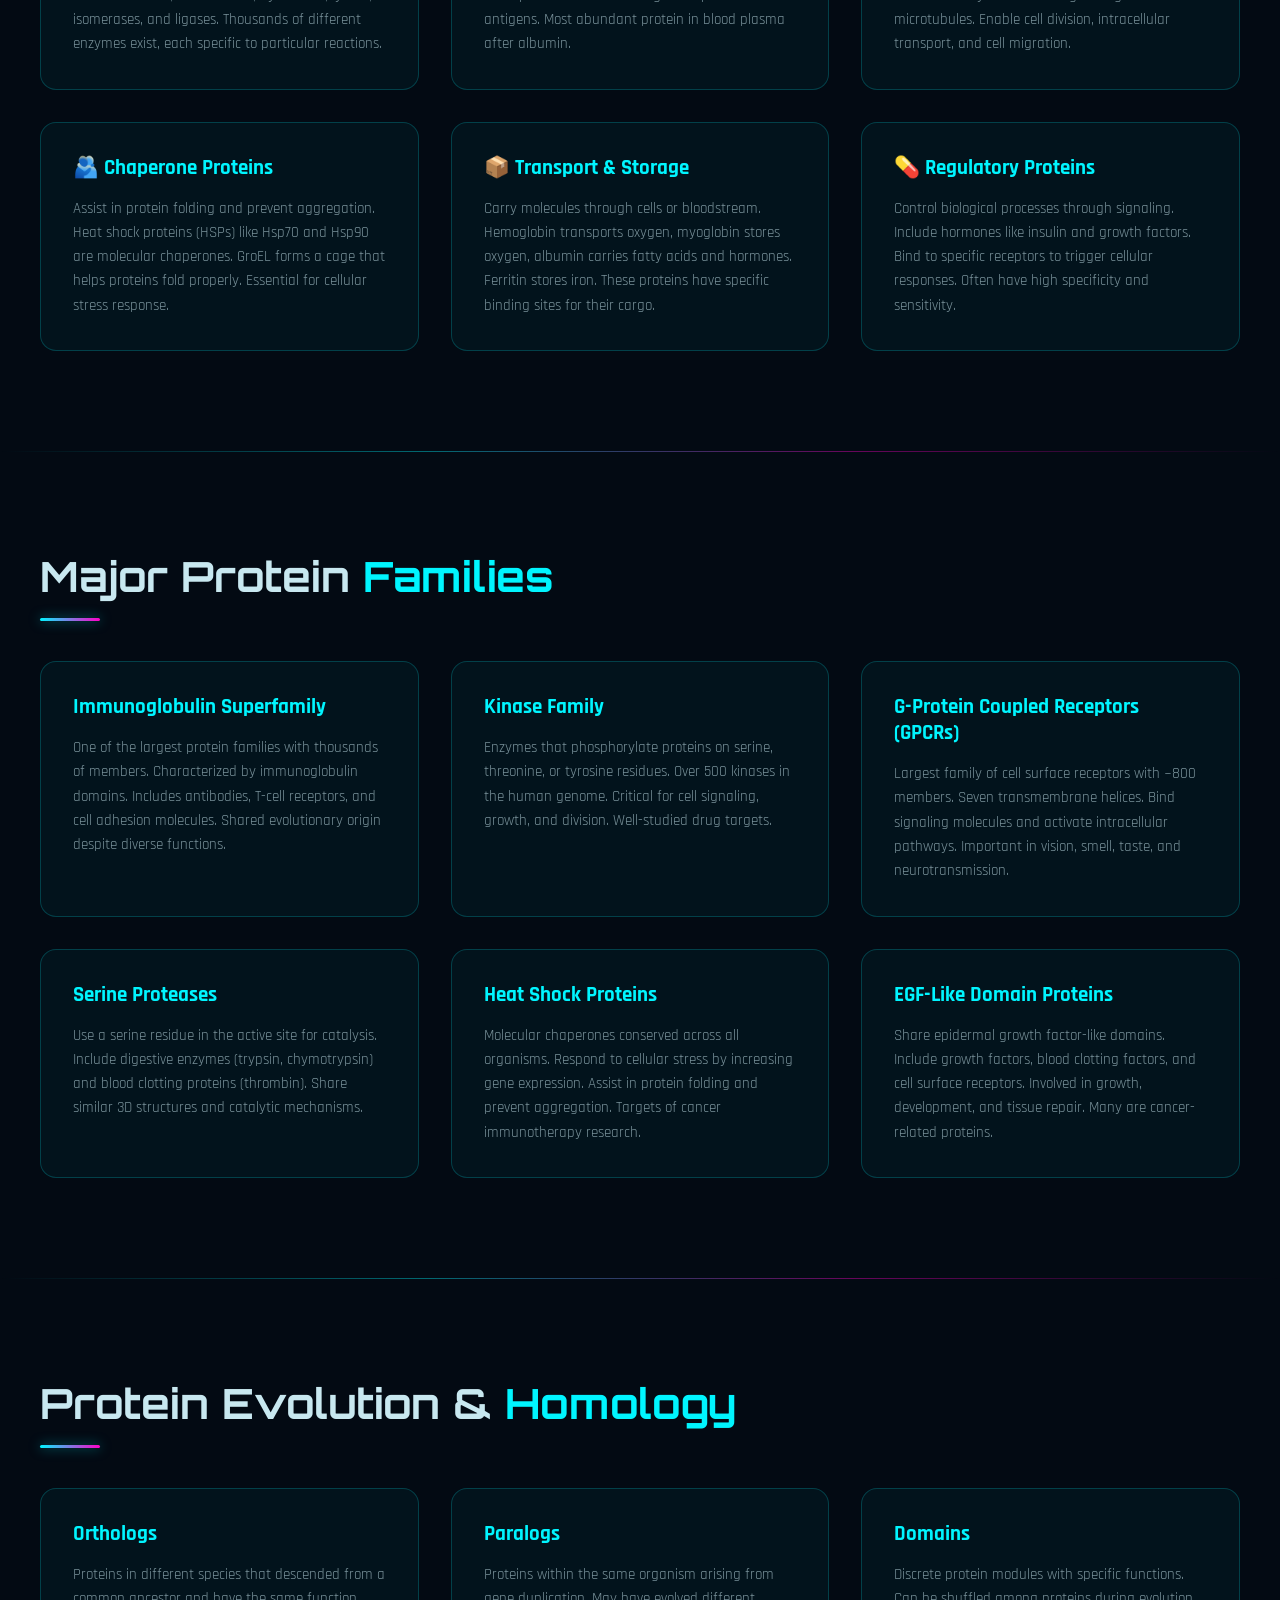
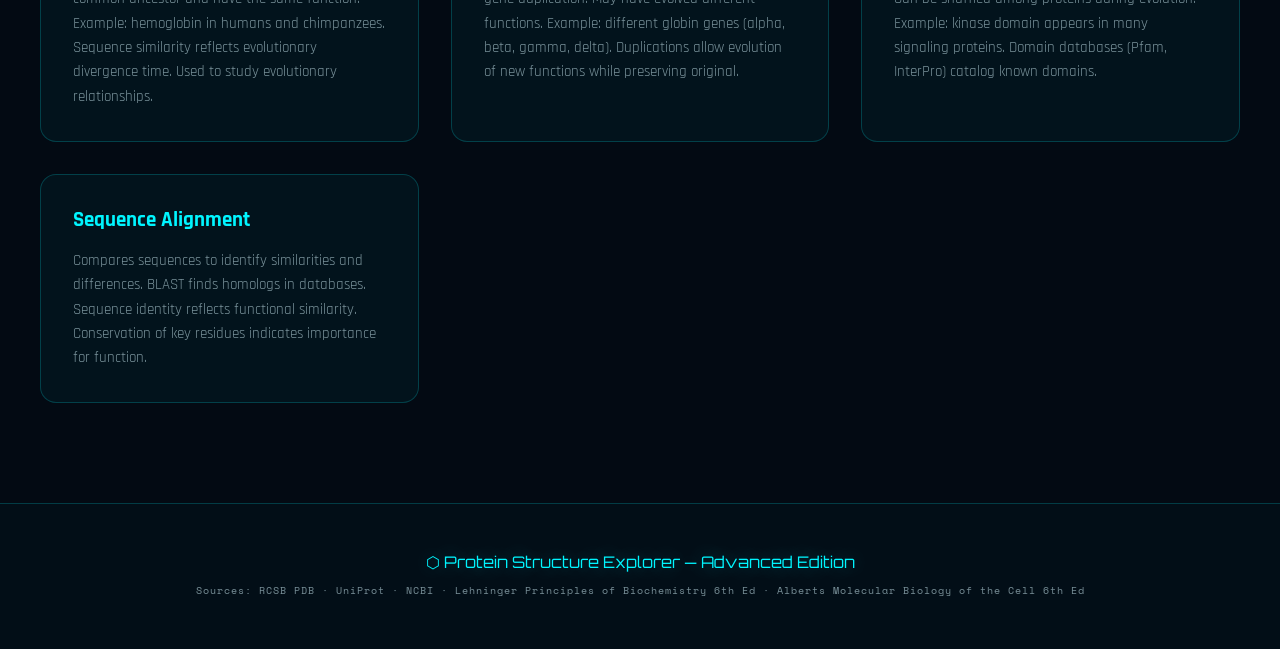
<file: protein-families.html>
<!DOCTYPE html>
<html lang="en">
<head>
<meta charset="UTF-8">
<meta name="viewport" content="width=device-width, initial-scale=1.0">
<title>Protein Families — Protein Structure Explorer</title>
<link rel="icon" href="molecules.png"/>
<link rel="preconnect" href="https://fonts.googleapis.com">
<link href="https://fonts.googleapis.com/css2?family=Orbitron:wght@400;600;700;900&family=Rajdhani:wght@300;400;500;600;700&family=Space+Mono:wght@400;700&display=swap" rel="stylesheet">
<link rel="stylesheet" href="styles.css">
</head>
<body>

<!-- ══ NAVBAR ══ -->
<nav>
  <a href="index.html" class="nav-logo">⬡ PROTEIN<span>EXPLORER</span></a>
  <ul class="nav-links">

    <!-- 1. PROTEINS -->
    <li class="nav-item">
      <a href="introduction.html">Proteins ▾</a>
      <div class="mega-drop wide">
        <div class="drop-col">
          <div class="drop-col-title">Basics</div>
          <a class="drop-item" href="introduction.html"><span class="drop-icon">🧬</span><span class="drop-text"><span class="dt">What Are Proteins?</span><span class="dd">Definition & history</span></span></a>
          <a class="drop-item" href="amino-acids.html"><span class="drop-icon">⚗️</span><span class="drop-text"><span class="dt">Amino Acids</span><span class="dd">20 building blocks</span></span></a>
          <a class="drop-item" href="introduction.html"><span class="drop-icon">🔗</span><span class="drop-text"><span class="dt">Peptide Bonds</span><span class="dd">Condensation chemistry</span></span></a>
          <a class="drop-item" href="introduction.html"><span class="drop-icon">🌀</span><span class="drop-text"><span class="dt">Polypeptides</span><span class="dd">Chain formation</span></span></a>
          <a class="drop-item" href="protein-synthesis.html"><span class="drop-icon">🏭</span><span class="drop-text"><span class="dt">Ribosomes</span><span class="dd">Protein factories</span></span></a>
          <a class="drop-item" href="protein-synthesis.html"><span class="drop-icon">📐</span><span class="drop-text"><span class="dt">Central Dogma</span><span class="dd">DNA→RNA→Protein</span></span></a>
        </div>
        <div class="drop-col">
          <div class="drop-col-title">Types</div>
          <a class="drop-item" href="protein-families.html"><span class="drop-icon">⚡</span><span class="drop-text"><span class="dt">Enzymes</span><span class="dd">Biological catalysts</span></span></a>
          <a class="drop-item" href="protein-families.html"><span class="drop-icon">💉</span><span class="drop-text"><span class="dt">Hormones</span><span class="dd">Chemical messengers</span></span></a>
          <a class="drop-item" href="protein-families.html"><span class="drop-icon">🛡️</span><span class="drop-text"><span class="dt">Antibodies</span><span class="dd">Immune defenders</span></span></a>
          <a class="drop-item" href="protein-families.html"><span class="drop-icon">🚌</span><span class="drop-text"><span class="dt">Transport</span><span class="dd">Hemoglobin, albumin</span></span></a>
          <a class="drop-item" href="protein-families.html"><span class="drop-icon">🏗️</span><span class="drop-text"><span class="dt">Structural</span><span class="dd">Collagen, keratin</span></span></a>
          <a class="drop-item" href="protein-families.html"><span class="drop-icon">🏃</span><span class="drop-text"><span class="dt">Motor Proteins</span><span class="dd">Myosin, kinesin</span></span></a>
        </div>
        <div class="drop-col">
          <div class="drop-col-title">Functions</div>
          <a class="drop-item" href="protein-families.html"><span class="drop-icon">🔬</span><span class="drop-text"><span class="dt">Catalysis</span><span class="dd">Enzyme mechanisms</span></span></a>
          <a class="drop-item" href="introduction.html"><span class="drop-icon">📡</span><span class="drop-text"><span class="dt">Cell Signaling</span><span class="dd">Receptors & cascades</span></span></a>
          <a class="drop-item" href="protein-synthesis.html"><span class="drop-icon">🧬</span><span class="drop-text"><span class="dt">DNA Replication</span><span class="dd">Polymerases</span></span></a>
          <a class="drop-item" href="protein-families.html"><span class="drop-icon">💪</span><span class="drop-text"><span class="dt">Muscle Contraction</span><span class="dd">Actin–myosin cycle</span></span></a>
          <a class="drop-item" href="diseases.html"><span class="drop-icon">🦠</span><span class="drop-text"><span class="dt">Immune Defense</span><span class="dd">Antibodies & MHC</span></span></a>
          <a class="drop-item" href="protein-families.html"><span class="drop-icon">🩸</span><span class="drop-text"><span class="dt">O₂ Transport</span><span class="dd">Hemoglobin & myoglobin</span></span></a>
        </div>
      </div>
    </li>

    <!-- 2. STRUCTURE LEVELS -->
    <li class="nav-item">
      <a href="protein-structure-levels.html">Structure ▾</a>
      <div class="mega-drop">
        <div class="drop-col">
          <div class="drop-col-title">4 Levels</div>
          <a class="drop-item" href="protein-structure-levels.html"><span class="drop-icon">①</span><span class="drop-text"><span class="dt">Primary</span><span class="dd">Amino acid sequence</span></span></a>
          <a class="drop-item" href="protein-structure-levels.html"><span class="drop-icon">②</span><span class="drop-text"><span class="dt">Secondary</span><span class="dd">α-helices & β-sheets</span></span></a>
          <a class="drop-item" href="protein-structure-levels.html"><span class="drop-icon">③</span><span class="drop-text"><span class="dt">Tertiary</span><span class="dd">3D globular fold</span></span></a>
          <a class="drop-item" href="protein-structure-levels.html"><span class="drop-icon">④</span><span class="drop-text"><span class="dt">Quaternary</span><span class="dd">Multi-subunit complexes</span></span></a>
        </div>
        <div class="drop-col">
          <div class="drop-col-title">Key Concepts</div>
          <a class="drop-item" href="protein-structure-levels.html"><span class="drop-icon">🔄</span><span class="drop-text"><span class="dt">H-Bonds</span><span class="dd">Backbone interactions</span></span></a>
          <a class="drop-item" href="protein-structure-levels.html"><span class="drop-icon">💧</span><span class="drop-text"><span class="dt">Hydrophobic Core</span><span class="dd">Driving force for folding</span></span></a>
          <a class="drop-item" href="protein-structure-levels.html"><span class="drop-icon">⚙️</span><span class="drop-text"><span class="dt">Disulfide Bonds</span><span class="dd">Covalent stabilization</span></span></a>
          <a class="drop-item" href="protein-structure-levels.html"><span class="drop-icon">📊</span><span class="drop-text"><span class="dt">Ramachandran Plot</span><span class="dd">Allowed φ/ψ angles</span></span></a>
        </div>
      </div>
    </li>

    <!-- 3D Models removed -->

    <!-- 4. FAMILIES -->
    <li class="nav-item">
      <a href="protein-families.html">Families ▾</a>
      <div class="mega-drop">
        <div class="drop-col">
          <div class="drop-col-title">Categories</div>
          <a class="drop-item" href="protein-families.html"><span class="drop-icon">⚽</span><span class="drop-text"><span class="dt">Globular</span><span class="dd">Compact & soluble</span></span></a>
          <a class="drop-item" href="protein-families.html"><span class="drop-icon">🧵</span><span class="drop-text"><span class="dt">Fibrous</span><span class="dd">Structural filaments</span></span></a>
          <a class="drop-item" href="protein-families.html"><span class="drop-icon">🫧</span><span class="drop-text"><span class="dt">Membrane</span><span class="dd">Embedded in bilayer</span></span></a>
          <a class="drop-item" href="protein-families.html"><span class="drop-icon">🌊</span><span class="drop-text"><span class="dt">Disordered</span><span class="dd">No fixed structure</span></span></a>
        </div>
        <div class="drop-col">
          <div class="drop-col-title">Specialized</div>
          <a class="drop-item" href="protein-families.html"><span class="drop-icon">🔧</span><span class="drop-text"><span class="dt">Enzymes</span><span class="dd">6 EC classes</span></span></a>
          <a class="drop-item" href="protein-families.html"><span class="drop-icon">🛡️</span><span class="drop-text"><span class="dt">Antibodies</span><span class="dd">5 immunoglobulin classes</span></span></a>
          <a class="drop-item" href="protein-families.html"><span class="drop-icon">🏃</span><span class="drop-text"><span class="dt">Motor Proteins</span><span class="dd">Myosin, kinesin, dynein</span></span></a>
          <a class="drop-item" href="protein-families.html"><span class="drop-icon">🫂</span><span class="drop-text"><span class="dt">Chaperones</span><span class="dd">Folding assistants</span></span></a>
        </div>
      </div>
    </li>

    <!-- 5. DISEASES -->
    <li class="nav-item">
      <a href="diseases.html">Diseases ▾</a>
      <div class="mega-drop">
        <div class="drop-col">
          <div class="drop-col-title">Misfolding</div>
          <a class="drop-item" href="diseases.html"><span class="drop-icon">🧠</span><span class="drop-text"><span class="dt">Alzheimer's</span><span class="dd">Aβ plaques + tau tangles</span></span></a>
          <a class="drop-item" href="diseases.html"><span class="drop-icon">🤝</span><span class="drop-text"><span class="dt">Parkinson's</span><span class="dd">α-synuclein Lewy bodies</span></span></a>
          <a class="drop-item" href="diseases.html"><span class="drop-icon">👻</span><span class="drop-text"><span class="dt">Prion Diseases</span><span class="dd">PrPc → PrPsc</span></span></a>
        </div>
        <div class="drop-col">
          <div class="drop-col-title">Genetic</div>
          <a class="drop-item" href="diseases.html"><span class="drop-icon">🩸</span><span class="drop-text"><span class="dt">Sickle Cell</span><span class="dd">Glu6Val in β-globin</span></span></a>
          <a class="drop-item" href="diseases.html"><span class="drop-icon">🫁</span><span class="drop-text"><span class="dt">Cystic Fibrosis</span><span class="dd">CFTR mutations</span></span></a>
          <a class="drop-item" href="diseases.html"><span class="drop-icon">🦴</span><span class="drop-text"><span class="dt">Osteogenesis Imperfecta</span><span class="dd">Defective collagen</span></span></a>
          <a class="drop-item" href="diseases.html"><span class="drop-icon">🧬</span><span class="drop-text"><span class="dt">PKU</span><span class="dd">Phenylalanine accumulation</span></span></a>
        </div>
      </div>
    </li>

    <!-- 6. TECHNIQUES -->
    <li class="nav-item">
      <a href="techniques.html">Techniques ▾</a>
      <div class="mega-drop">
        <div class="drop-col">
          <div class="drop-col-title">Structural</div>
          <a class="drop-item" href="techniques.html"><span class="drop-icon">💎</span><span class="drop-text"><span class="dt">X-Ray Crystallography</span><span class="dd">Atomic resolution</span></span></a>
          <a class="drop-item" href="techniques.html"><span class="drop-icon">🧲</span><span class="drop-text"><span class="dt">NMR Spectroscopy</span><span class="dd">Solution structures</span></span></a>
          <a class="drop-item" href="techniques.html"><span class="drop-icon">❄️</span><span class="drop-text"><span class="dt">Cryo-EM</span><span class="dd">Resolution revolution</span></span></a>
          <a class="drop-item" href="techniques.html"><span class="drop-icon">🤖</span><span class="drop-text"><span class="dt">AlphaFold AI</span><span class="dd">AI structure prediction</span></span></a>
        </div>
        <div class="drop-col">
          <div class="drop-col-title">Analytical</div>
          <a class="drop-item" href="techniques.html"><span class="drop-icon">⚖️</span><span class="drop-text"><span class="dt">Mass Spectrometry</span><span class="dd">Protein identification</span></span></a>
          <a class="drop-item" href="techniques.html"><span class="drop-icon">🌈</span><span class="drop-text"><span class="dt">CD Spectroscopy</span><span class="dd">Secondary structure</span></span></a>
          <a class="drop-item" href="techniques.html"><span class="drop-icon">💡</span><span class="drop-text"><span class="dt">FRET</span><span class="dd">Molecular distances</span></span></a>
          <a class="drop-item" href="techniques.html"><span class="drop-icon">🧫</span><span class="drop-text"><span class="dt">SDS-PAGE/Western</span><span class="dd">Size separation</span></span></a>
        </div>
      </div>
    </li>

    <!-- 7. DATABASE -->
    <li class="nav-item">
      <a href="pdb.html">Database ▾</a>
      <div class="mega-drop">
        <div class="drop-col">
          <div class="drop-col-title">Databases</div>
          <a class="drop-item" href="pdb.html"><span class="drop-icon">🏛️</span><span class="drop-text"><span class="dt">Protein Data Bank</span><span class="dd">200K+ structures</span></span></a>
          <a class="drop-item" href="pdb.html"><span class="drop-icon">🤖</span><span class="drop-text"><span class="dt">AlphaFold DB</span><span class="dd">200M+ predictions</span></span></a>
          <a class="drop-item" href="pdb.html"><span class="drop-icon">📚</span><span class="drop-text"><span class="dt">UniProt</span><span class="dd">Protein knowledgebase</span></span></a>
          <a class="drop-item" href="pdb.html"><span class="drop-icon">🔬</span><span class="drop-text"><span class="dt">NCBI Protein</span><span class="dd">Sequence database</span></span></a>
        </div>
        <div class="drop-col">
          <div class="drop-col-title">Tools</div>
          <a class="drop-item" href="pdb.html"><span class="drop-icon">🖥️</span><span class="drop-text"><span class="dt">PyMOL</span><span class="dd">Structure visualization</span></span></a>
          <a class="drop-item" href="pdb.html"><span class="drop-icon">💻</span><span class="drop-text"><span class="dt">BLAST</span><span class="dd">Sequence alignment</span></span></a>
          <a class="drop-item" href="pdb.html"><span class="drop-icon">🌐</span><span class="drop-text"><span class="dt">Mol* Viewer</span><span class="dd">Web-based 3D viewer</span></span></a>
          <a class="drop-item" href="pdb.html"><span class="drop-icon">🧮</span><span class="drop-text"><span class="dt">Clustal Omega</span><span class="dd">Multiple alignment</span></span></a>
        </div>
      </div>
    </li>

    <!-- 8. RESOURCES -->
    <li class="nav-item">
      <a href="quiz.html">Resources ▾</a>
      <div class="mega-drop">
        <div class="drop-col">
          <div class="drop-col-title">Self-Test & Reference</div>
          <a class="drop-item" href="quiz.html"><span class="drop-icon">❓</span><span class="drop-text"><span class="dt">10-Question Quiz</span><span class="dd">Test your knowledge</span></span></a>
          <a class="drop-item" href="glossary.html"><span class="drop-icon">📖</span><span class="drop-text"><span class="dt">Glossary A–Z</span><span class="dd">60+ searchable terms</span></span></a>
          <a class="drop-item" href="protein-families.html"><span class="drop-icon">🔍</span><span class="drop-text"><span class="dt">Protein Profiles</span><span class="dd">10 case studies</span></span></a>
          <a class="drop-item" href="evolution.html"><span class="drop-icon">🧫</span><span class="drop-text"><span class="dt">Bioinformatics</span><span class="dd">Evolution & tools</span></span></a>
        </div>
      </div>
    </li>

  </ul>
</nav>

<!-- ══ PAGE HEADER ══ -->
<div class="page-header">
  <div>
    <a href="index.html" class="back-btn">← Back to Home</a>
    <h1>Protein <span style="color:var(--cyan)">Families</span></h1>
    <p>Proteins can be classified into families based on their shape, function, and evolutionary relationships. Understanding protein families helps in predicting the functions of newly discovered proteins.</p>
  </div>
</div>

<section>
  <div class="section-inner">
    <h2 class="section-title">Classification by <span>Shape</span></h2>
    <div class="section-divider"></div>
    
    <div class="cards-grid">
      <div class="content-card">
        <h3>⚽ Globular Proteins</h3>
        <p>Compact, roughly spherical proteins soluble in water. Most enzymes, hormones, and antibodies are globular. They have hydrophobic cores and hydrophilic surfaces, allowing them to function in aqueous environments.</p>
      </div>
      
      <div class="content-card">
        <h3>🧵 Fibrous Proteins</h3>
        <p>Elongated, thread-like proteins insoluble in water. Provide mechanical support and strength. Examples include collagen (skin, bone), keratin (hair, nails), and elastin (ligaments). These proteins are rich in secondary structure.</p>
      </div>
      
      <div class="content-card">
        <h3>🫧 Membrane Proteins</h3>
        <p>Proteins embedded in or associated with cell membranes. Span the lipid bilayer or anchor to it. Include transport proteins, receptors, channels, and adhesion molecules. Often have hydrophobic transmembrane domains.</p>
      </div>
      
      <div class="content-card">
        <h3>🌊 Intrinsically Disordered Proteins</h3>
        <p>Proteins lacking fixed 3D structure, remaining flexible and dynamic. Often involved in signaling and regulation. Challenge traditional structure-function paradigm. Represent up to 30% of eukaryotic proteomes.</p>
      </div>
    </div>
  </div>
</section>

<div class="section-sep"></div>

<section>
  <div class="section-inner">
    <h2 class="section-title">Classification by <span>Function</span></h2>
    <div class="section-divider"></div>
    
    <div class="cards-grid">
      <div class="content-card">
        <h3>🔧 Enzymes</h3>
        <p>Biological catalysts that speed chemical reactions. Classified into 6 classes by EC number: oxidoreductases, transferases, hydrolases, lyases, isomerases, and ligases. Thousands of different enzymes exist, each specific to particular reactions.</p>
      </div>
      
      <div class="content-card">
        <h3>🛡️ Antibodies (Immunoglobulins)</h3>
        <p>Y-shaped immune proteins that recognize pathogens. Five classes: IgM, IgG, IgA, IgE, IgD. Each B cell produces antibodies against specific antigens. Most abundant protein in blood plasma after albumin.</p>
      </div>
      
      <div class="content-card">
        <h3>🏃 Motor Proteins</h3>
        <p>Generate movement using ATP energy. Myosin causes muscle contraction interacting with actin. Kinesin and dynein move cargo along microtubules. Enable cell division, intracellular transport, and cell migration.</p>
      </div>
      
      <div class="content-card">
        <h3>🫂 Chaperone Proteins</h3>
        <p>Assist in protein folding and prevent aggregation. Heat shock proteins (HSPs) like Hsp70 and Hsp90 are molecular chaperones. GroEL forms a cage that helps proteins fold properly. Essential for cellular stress response.</p>
      </div>
      
      <div class="content-card">
        <h3>📦 Transport & Storage</h3>
        <p>Carry molecules through cells or bloodstream. Hemoglobin transports oxygen, myoglobin stores oxygen, albumin carries fatty acids and hormones. Ferritin stores iron. These proteins have specific binding sites for their cargo.</p>
      </div>
      
      <div class="content-card">
        <h3>💊 Regulatory Proteins</h3>
        <p>Control biological processes through signaling. Include hormones like insulin and growth factors. Bind to specific receptors to trigger cellular responses. Often have high specificity and sensitivity.</p>
      </div>
    </div>
  </div>
</section>

<div class="section-sep"></div>

<section>
  <div class="section-inner">
    <h2 class="section-title">Major Protein <span>Families</span></h2>
    <div class="section-divider"></div>
    
    <div class="cards-grid">
      <div class="content-card">
        <h3>Immunoglobulin Superfamily</h3>
        <p>One of the largest protein families with thousands of members. Characterized by immunoglobulin domains. Includes antibodies, T-cell receptors, and cell adhesion molecules. Shared evolutionary origin despite diverse functions.</p>
      </div>
      
      <div class="content-card">
        <h3>Kinase Family</h3>
        <p>Enzymes that phosphorylate proteins on serine, threonine, or tyrosine residues. Over 500 kinases in the human genome. Critical for cell signaling, growth, and division. Well-studied drug targets.</p>
      </div>
      
      <div class="content-card">
        <h3>G-Protein Coupled Receptors (GPCRs)</h3>
        <p>Largest family of cell surface receptors with ~800 members. Seven transmembrane helices. Bind signaling molecules and activate intracellular pathways. Important in vision, smell, taste, and neurotransmission.</p>
      </div>
      
      <div class="content-card">
        <h3>Serine Proteases</h3>
        <p>Use a serine residue in the active site for catalysis. Include digestive enzymes (trypsin, chymotrypsin) and blood clotting proteins (thrombin). Share similar 3D structures and catalytic mechanisms.</p>
      </div>
      
      <div class="content-card">
        <h3>Heat Shock Proteins</h3>
        <p>Molecular chaperones conserved across all organisms. Respond to cellular stress by increasing gene expression. Assist in protein folding and prevent aggregation. Targets of cancer immunotherapy research.</p>
      </div>
      
      <div class="content-card">
        <h3>EGF-Like Domain Proteins</h3>
        <p>Share epidermal growth factor-like domains. Include growth factors, blood clotting factors, and cell surface receptors. Involved in growth, development, and tissue repair. Many are cancer-related proteins.</p>
      </div>
    </div>
  </div>
</section>

<div class="section-sep"></div>

<section>
  <div class="section-inner">
    <h2 class="section-title">Protein Evolution &amp; <span>Homology</span></h2>
    <div class="section-divider"></div>
    
    <div class="cards-grid">
      <div class="content-card">
        <h3>Orthologs</h3>
        <p>Proteins in different species that descended from a common ancestor and have the same function. Example: hemoglobin in humans and chimpanzees. Sequence similarity reflects evolutionary divergence time. Used to study evolutionary relationships.</p>
      </div>
      
      <div class="content-card">
        <h3>Paralogs</h3>
        <p>Proteins within the same organism arising from gene duplication. May have evolved different functions. Example: different globin genes (alpha, beta, gamma, delta). Duplications allow evolution of new functions while preserving original.</p>
      </div>
      
      <div class="content-card">
        <h3>Domains</h3>
        <p>Discrete protein modules with specific functions. Can be shuffled among proteins during evolution. Example: kinase domain appears in many signaling proteins. Domain databases (Pfam, InterPro) catalog known domains.</p>
      </div>
      
      <div class="content-card">
        <h3>Sequence Alignment</h3>
        <p>Compares sequences to identify similarities and differences. BLAST finds homologs in databases. Sequence identity reflects functional similarity. Conservation of key residues indicates importance for function.</p>
      </div>
    </div>
  </div>
</section>

<!-- ══ FOOTER ══ -->
<footer>
  <div class="footer-title">⬡ Protein Structure Explorer — Advanced Edition</div>
  <div class="footer-sub">
    Sources: RCSB PDB · UniProt · NCBI · Lehninger Principles of Biochemistry 6th Ed · Alberts Molecular Biology of the Cell 6th Ed
  </div>
</footer>

<script src="script.js"></script>
</body>
</html>
</file>
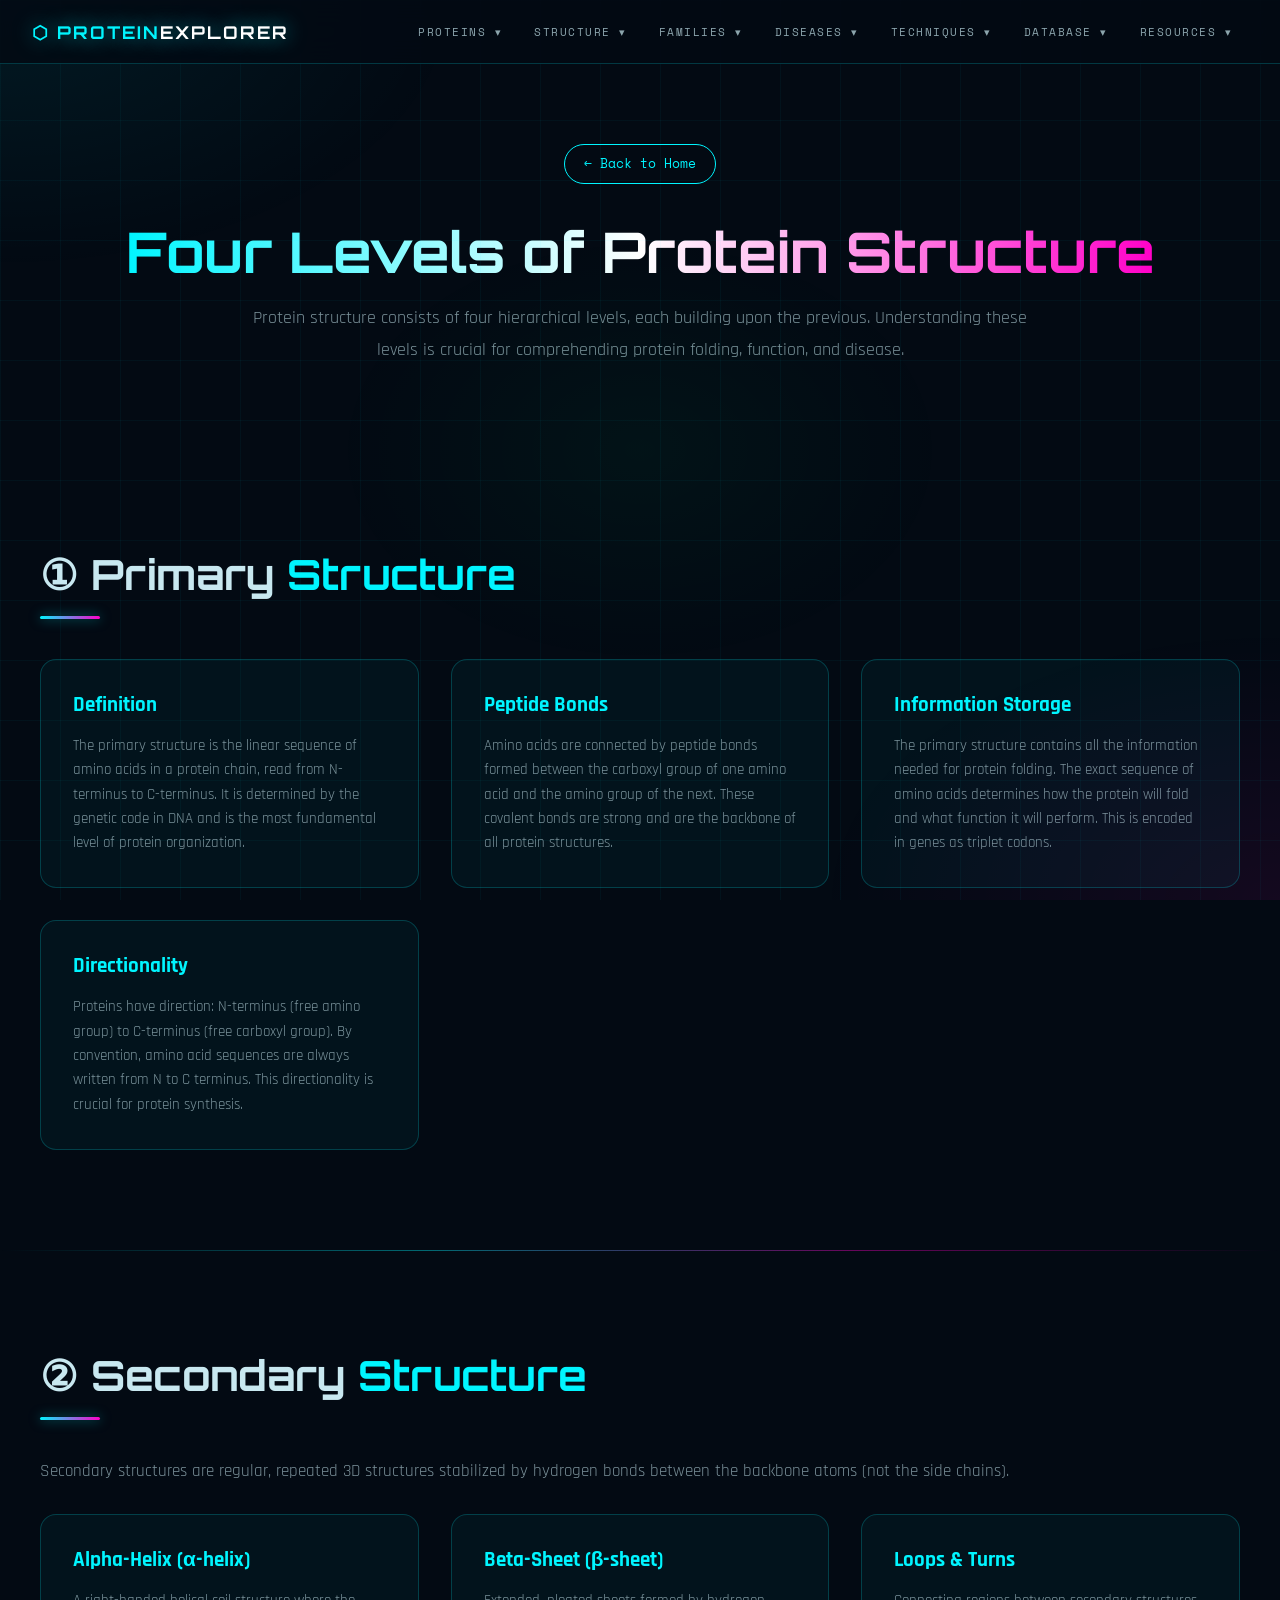
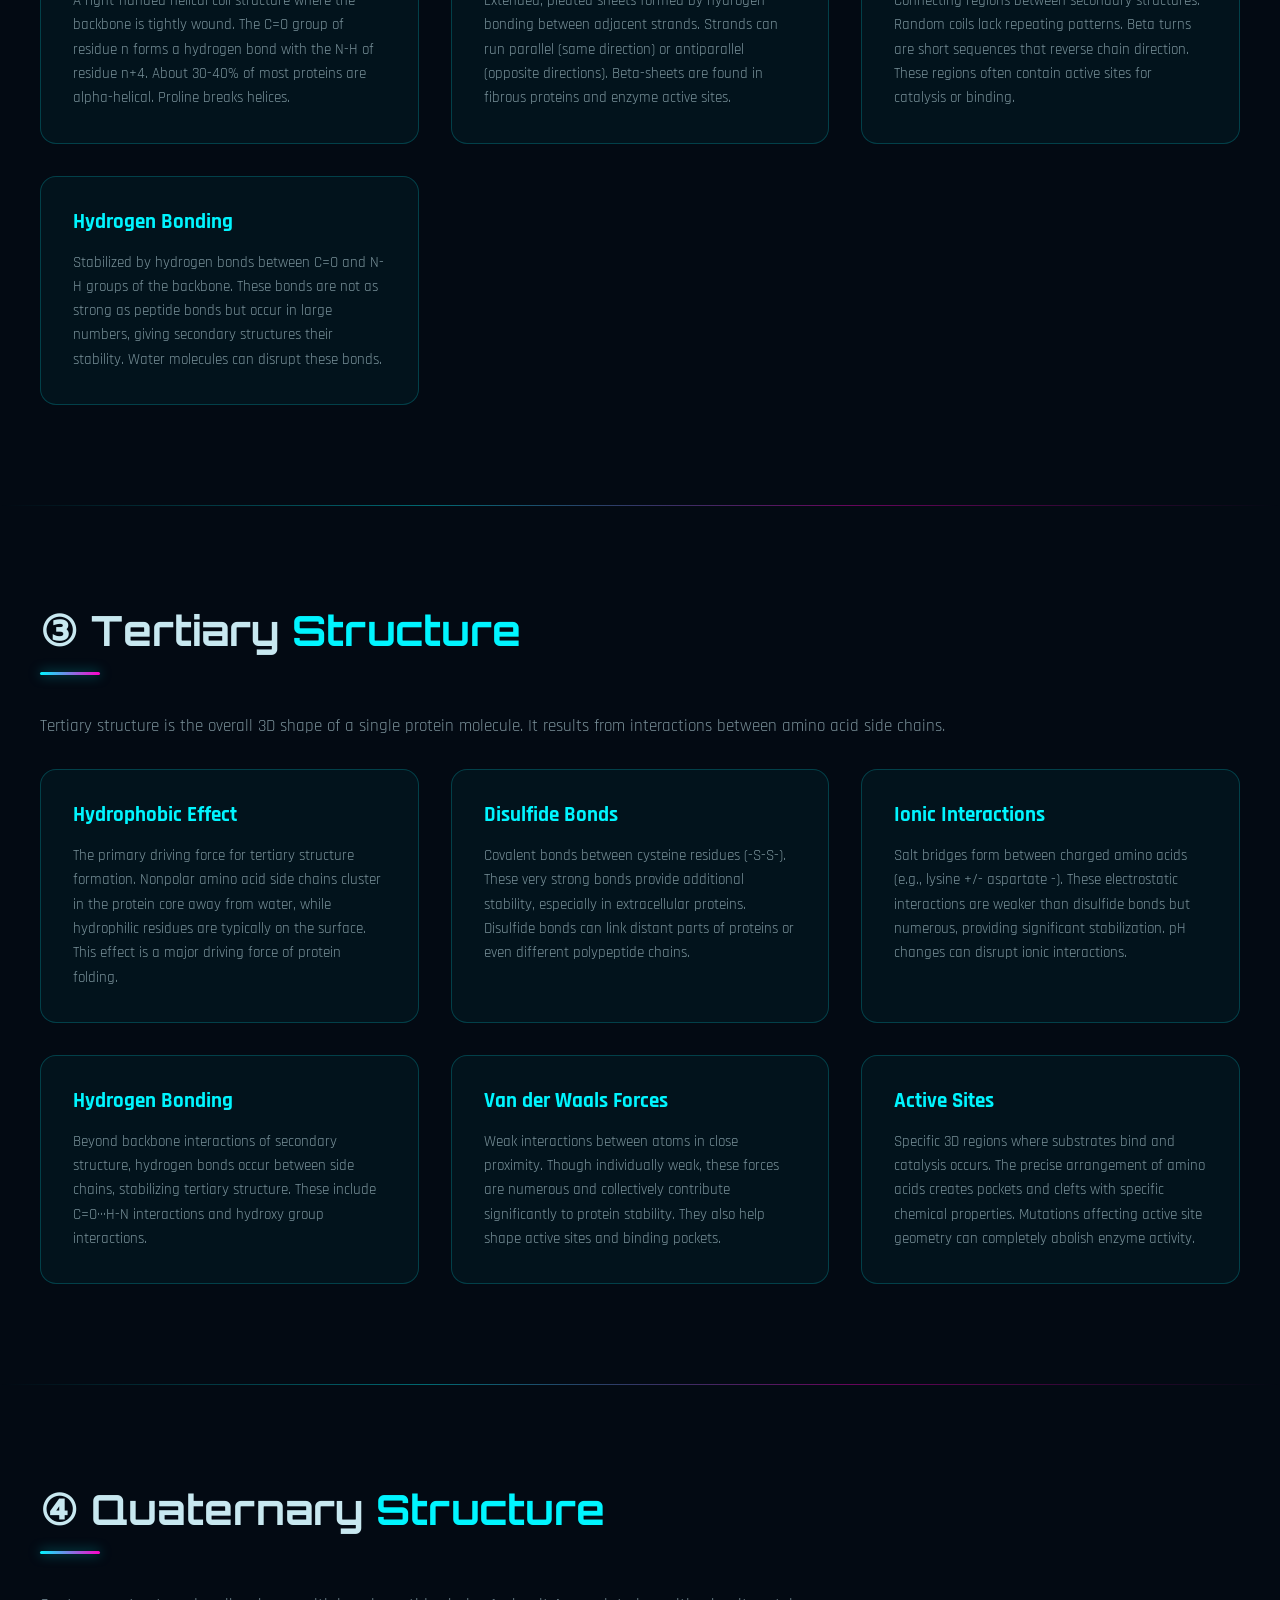
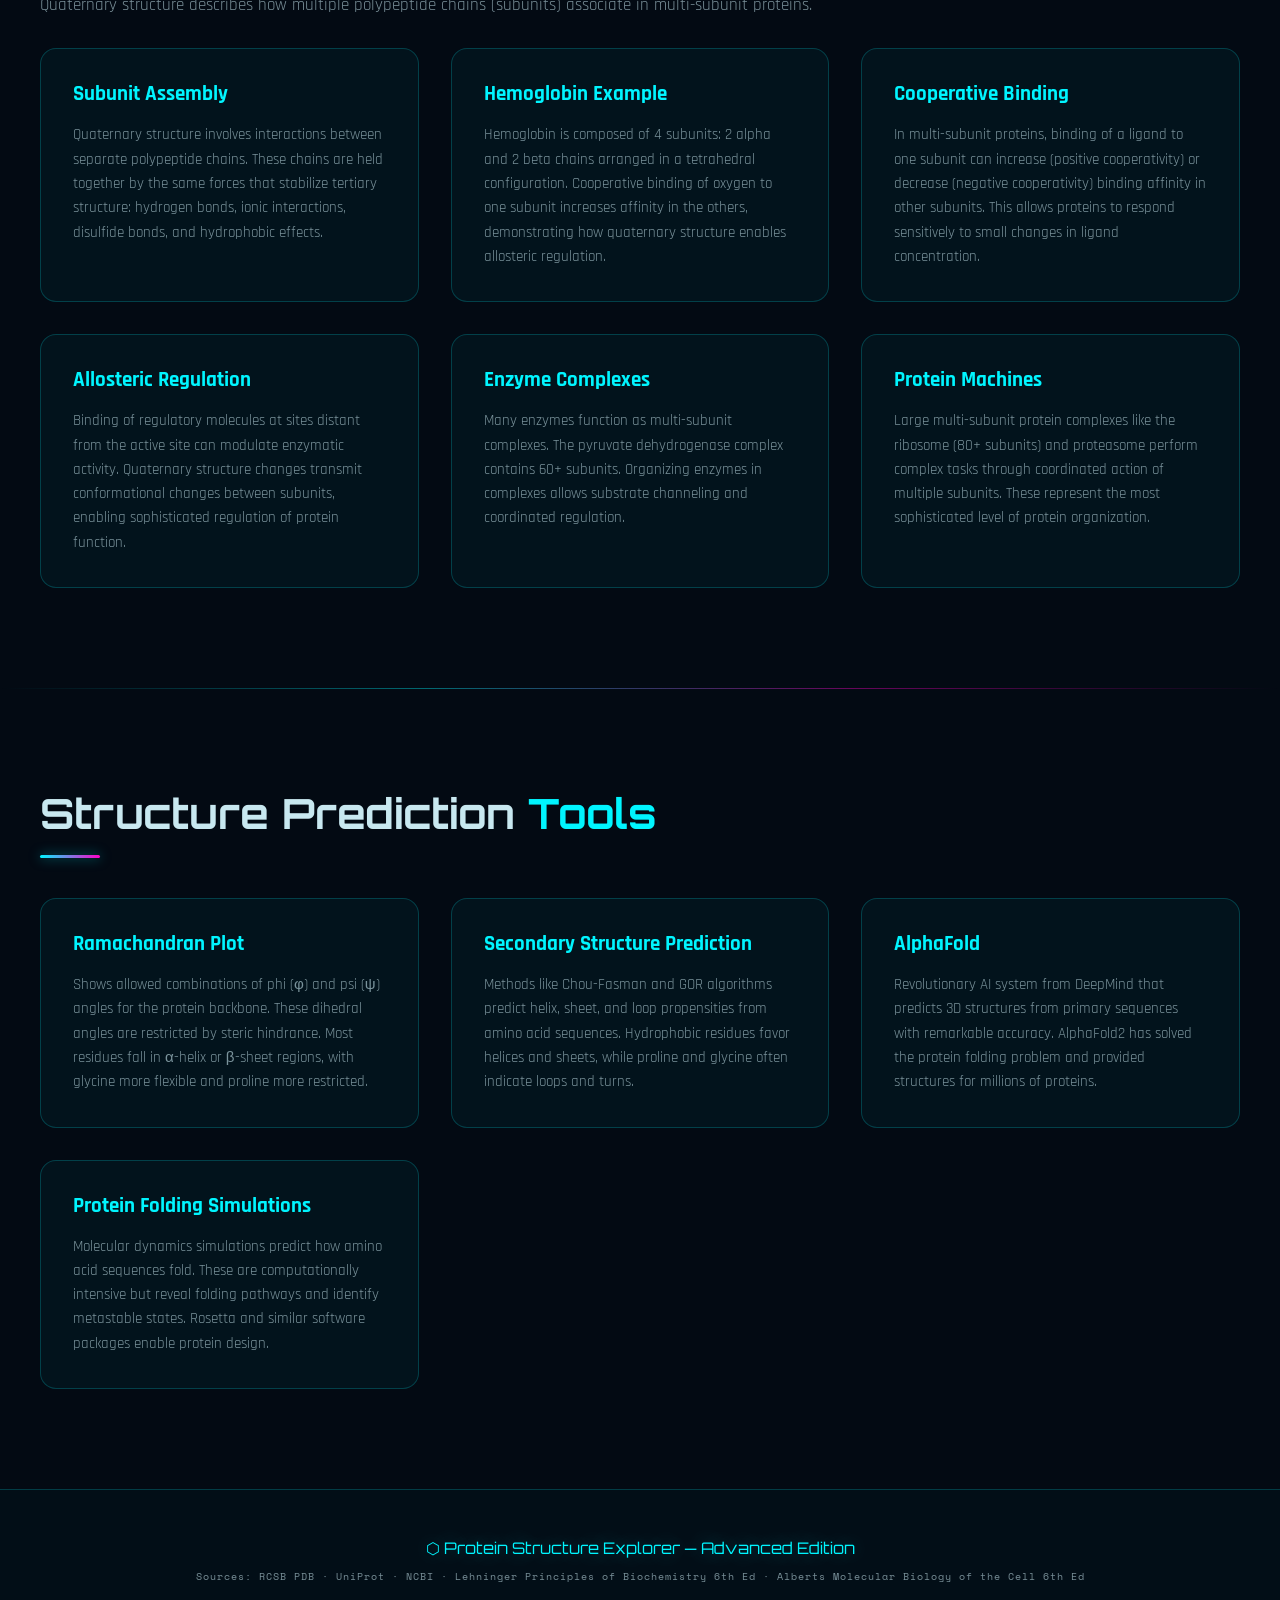
<file: protein-structure-levels.html>
<!DOCTYPE html>
<html lang="en">
<head>
<meta charset="UTF-8">
<meta name="viewport" content="width=device-width, initial-scale=1.0">
<title>Protein Structure Levels — Protein Structure Explorer</title>
<link rel="icon" href="molecules.png"/>
<link rel="preconnect" href="https://fonts.googleapis.com">
<link href="https://fonts.googleapis.com/css2?family=Orbitron:wght@400;600;700;900&family=Rajdhani:wght@300;400;500;600;700&family=Space+Mono:wght@400;700&display=swap" rel="stylesheet">
<link rel="stylesheet" href="styles.css">
</head>
<body>

<!-- ══ NAVBAR ══ -->
<nav>
  <a href="index.html" class="nav-logo">⬡ PROTEIN<span>EXPLORER</span></a>
  <ul class="nav-links">

    <!-- 1. PROTEINS -->
    <li class="nav-item">
      <a href="introduction.html">Proteins ▾</a>
      <div class="mega-drop wide">
        <div class="drop-col">
          <div class="drop-col-title">Basics</div>
          <a class="drop-item" href="introduction.html"><span class="drop-icon">🧬</span><span class="drop-text"><span class="dt">What Are Proteins?</span><span class="dd">Definition & history</span></span></a>
          <a class="drop-item" href="amino-acids.html"><span class="drop-icon">⚗️</span><span class="drop-text"><span class="dt">Amino Acids</span><span class="dd">20 building blocks</span></span></a>
          <a class="drop-item" href="introduction.html"><span class="drop-icon">🔗</span><span class="drop-text"><span class="dt">Peptide Bonds</span><span class="dd">Condensation chemistry</span></span></a>
          <a class="drop-item" href="introduction.html"><span class="drop-icon">🌀</span><span class="drop-text"><span class="dt">Polypeptides</span><span class="dd">Chain formation</span></span></a>
          <a class="drop-item" href="protein-synthesis.html"><span class="drop-icon">🏭</span><span class="drop-text"><span class="dt">Ribosomes</span><span class="dd">Protein factories</span></span></a>
          <a class="drop-item" href="protein-synthesis.html"><span class="drop-icon">📐</span><span class="drop-text"><span class="dt">Central Dogma</span><span class="dd">DNA→RNA→Protein</span></span></a>
        </div>
        <div class="drop-col">
          <div class="drop-col-title">Types</div>
          <a class="drop-item" href="protein-families.html"><span class="drop-icon">⚡</span><span class="drop-text"><span class="dt">Enzymes</span><span class="dd">Biological catalysts</span></span></a>
          <a class="drop-item" href="protein-families.html"><span class="drop-icon">💉</span><span class="drop-text"><span class="dt">Hormones</span><span class="dd">Chemical messengers</span></span></a>
          <a class="drop-item" href="protein-families.html"><span class="drop-icon">🛡️</span><span class="drop-text"><span class="dt">Antibodies</span><span class="dd">Immune defenders</span></span></a>
          <a class="drop-item" href="protein-families.html"><span class="drop-icon">🚌</span><span class="drop-text"><span class="dt">Transport</span><span class="dd">Hemoglobin, albumin</span></span></a>
          <a class="drop-item" href="protein-families.html"><span class="drop-icon">🏗️</span><span class="drop-text"><span class="dt">Structural</span><span class="dd">Collagen, keratin</span></span></a>
          <a class="drop-item" href="protein-families.html"><span class="drop-icon">🏃</span><span class="drop-text"><span class="dt">Motor Proteins</span><span class="dd">Myosin, kinesin</span></span></a>
        </div>
        <div class="drop-col">
          <div class="drop-col-title">Functions</div>
          <a class="drop-item" href="protein-families.html"><span class="drop-icon">🔬</span><span class="drop-text"><span class="dt">Catalysis</span><span class="dd">Enzyme mechanisms</span></span></a>
          <a class="drop-item" href="introduction.html"><span class="drop-icon">📡</span><span class="drop-text"><span class="dt">Cell Signaling</span><span class="dd">Receptors & cascades</span></span></a>
          <a class="drop-item" href="protein-synthesis.html"><span class="drop-icon">🧬</span><span class="drop-text"><span class="dt">DNA Replication</span><span class="dd">Polymerases</span></span></a>
          <a class="drop-item" href="protein-families.html"><span class="drop-icon">💪</span><span class="drop-text"><span class="dt">Muscle Contraction</span><span class="dd">Actin–myosin cycle</span></span></a>
          <a class="drop-item" href="diseases.html"><span class="drop-icon">🦠</span><span class="drop-text"><span class="dt">Immune Defense</span><span class="dd">Antibodies & MHC</span></span></a>
          <a class="drop-item" href="protein-families.html"><span class="drop-icon">🩸</span><span class="drop-text"><span class="dt">O₂ Transport</span><span class="dd">Hemoglobin & myoglobin</span></span></a>
        </div>
      </div>
    </li>

    <!-- 2. STRUCTURE LEVELS -->
    <li class="nav-item">
      <a href="protein-structure-levels.html">Structure ▾</a>
      <div class="mega-drop">
        <div class="drop-col">
          <div class="drop-col-title">4 Levels</div>
          <a class="drop-item" href="protein-structure-levels.html"><span class="drop-icon">①</span><span class="drop-text"><span class="dt">Primary</span><span class="dd">Amino acid sequence</span></span></a>
          <a class="drop-item" href="protein-structure-levels.html"><span class="drop-icon">②</span><span class="drop-text"><span class="dt">Secondary</span><span class="dd">α-helices & β-sheets</span></span></a>
          <a class="drop-item" href="protein-structure-levels.html"><span class="drop-icon">③</span><span class="drop-text"><span class="dt">Tertiary</span><span class="dd">3D globular fold</span></span></a>
          <a class="drop-item" href="protein-structure-levels.html"><span class="drop-icon">④</span><span class="drop-text"><span class="dt">Quaternary</span><span class="dd">Multi-subunit complexes</span></span></a>
        </div>
        <div class="drop-col">
          <div class="drop-col-title">Key Concepts</div>
          <a class="drop-item" href="protein-structure-levels.html"><span class="drop-icon">🔄</span><span class="drop-text"><span class="dt">H-Bonds</span><span class="dd">Backbone interactions</span></span></a>
          <a class="drop-item" href="protein-structure-levels.html"><span class="drop-icon">💧</span><span class="drop-text"><span class="dt">Hydrophobic Core</span><span class="dd">Driving force for folding</span></span></a>
          <a class="drop-item" href="protein-structure-levels.html"><span class="drop-icon">⚙️</span><span class="drop-text"><span class="dt">Disulfide Bonds</span><span class="dd">Covalent stabilization</span></span></a>
          <a class="drop-item" href="protein-structure-levels.html"><span class="drop-icon">📊</span><span class="drop-text"><span class="dt">Ramachandran Plot</span><span class="dd">Allowed φ/ψ angles</span></span></a>
        </div>
      </div>
    </li>

    <!-- 3D Models removed -->

    <!-- 4. FAMILIES -->
    <li class="nav-item">
      <a href="protein-families.html">Families ▾</a>
      <div class="mega-drop">
        <div class="drop-col">
          <div class="drop-col-title">Categories</div>
          <a class="drop-item" href="protein-families.html"><span class="drop-icon">⚽</span><span class="drop-text"><span class="dt">Globular</span><span class="dd">Compact & soluble</span></span></a>
          <a class="drop-item" href="protein-families.html"><span class="drop-icon">🧵</span><span class="drop-text"><span class="dt">Fibrous</span><span class="dd">Structural filaments</span></span></a>
          <a class="drop-item" href="protein-families.html"><span class="drop-icon">🫧</span><span class="drop-text"><span class="dt">Membrane</span><span class="dd">Embedded in bilayer</span></span></a>
          <a class="drop-item" href="protein-families.html"><span class="drop-icon">🌊</span><span class="drop-text"><span class="dt">Disordered</span><span class="dd">No fixed structure</span></span></a>
        </div>
        <div class="drop-col">
          <div class="drop-col-title">Specialized</div>
          <a class="drop-item" href="protein-families.html"><span class="drop-icon">🔧</span><span class="drop-text"><span class="dt">Enzymes</span><span class="dd">6 EC classes</span></span></a>
          <a class="drop-item" href="protein-families.html"><span class="drop-icon">🛡️</span><span class="drop-text"><span class="dt">Antibodies</span><span class="dd">5 immunoglobulin classes</span></span></a>
          <a class="drop-item" href="protein-families.html"><span class="drop-icon">🏃</span><span class="drop-text"><span class="dt">Motor Proteins</span><span class="dd">Myosin, kinesin, dynein</span></span></a>
          <a class="drop-item" href="protein-families.html"><span class="drop-icon">🫂</span><span class="drop-text"><span class="dt">Chaperones</span><span class="dd">Folding assistants</span></span></a>
        </div>
      </div>
    </li>

    <!-- 5. DISEASES -->
    <li class="nav-item">
      <a href="diseases.html">Diseases ▾</a>
      <div class="mega-drop">
        <div class="drop-col">
          <div class="drop-col-title">Misfolding</div>
          <a class="drop-item" href="diseases.html"><span class="drop-icon">🧠</span><span class="drop-text"><span class="dt">Alzheimer's</span><span class="dd">Aβ plaques + tau tangles</span></span></a>
          <a class="drop-item" href="diseases.html"><span class="drop-icon">🤝</span><span class="drop-text"><span class="dt">Parkinson's</span><span class="dd">α-synuclein Lewy bodies</span></span></a>
          <a class="drop-item" href="diseases.html"><span class="drop-icon">👻</span><span class="drop-text"><span class="dt">Prion Diseases</span><span class="dd">PrPc → PrPsc</span></span></a>
        </div>
        <div class="drop-col">
          <div class="drop-col-title">Genetic</div>
          <a class="drop-item" href="diseases.html"><span class="drop-icon">🩸</span><span class="drop-text"><span class="dt">Sickle Cell</span><span class="dd">Glu6Val in β-globin</span></span></a>
          <a class="drop-item" href="diseases.html"><span class="drop-icon">🫁</span><span class="drop-text"><span class="dt">Cystic Fibrosis</span><span class="dd">CFTR mutations</span></span></a>
          <a class="drop-item" href="diseases.html"><span class="drop-icon">🦴</span><span class="drop-text"><span class="dt">Osteogenesis Imperfecta</span><span class="dd">Defective collagen</span></span></a>
          <a class="drop-item" href="diseases.html"><span class="drop-icon">🧬</span><span class="drop-text"><span class="dt">PKU</span><span class="dd">Phenylalanine accumulation</span></span></a>
        </div>
      </div>
    </li>

    <!-- 6. TECHNIQUES -->
    <li class="nav-item">
      <a href="techniques.html">Techniques ▾</a>
      <div class="mega-drop">
        <div class="drop-col">
          <div class="drop-col-title">Structural</div>
          <a class="drop-item" href="techniques.html"><span class="drop-icon">💎</span><span class="drop-text"><span class="dt">X-Ray Crystallography</span><span class="dd">Atomic resolution</span></span></a>
          <a class="drop-item" href="techniques.html"><span class="drop-icon">🧲</span><span class="drop-text"><span class="dt">NMR Spectroscopy</span><span class="dd">Solution structures</span></span></a>
          <a class="drop-item" href="techniques.html"><span class="drop-icon">❄️</span><span class="drop-text"><span class="dt">Cryo-EM</span><span class="dd">Resolution revolution</span></span></a>
          <a class="drop-item" href="techniques.html"><span class="drop-icon">🤖</span><span class="drop-text"><span class="dt">AlphaFold AI</span><span class="dd">AI structure prediction</span></span></a>
        </div>
        <div class="drop-col">
          <div class="drop-col-title">Analytical</div>
          <a class="drop-item" href="techniques.html"><span class="drop-icon">⚖️</span><span class="drop-text"><span class="dt">Mass Spectrometry</span><span class="dd">Protein identification</span></span></a>
          <a class="drop-item" href="techniques.html"><span class="drop-icon">🌈</span><span class="drop-text"><span class="dt">CD Spectroscopy</span><span class="dd">Secondary structure</span></span></a>
          <a class="drop-item" href="techniques.html"><span class="drop-icon">💡</span><span class="drop-text"><span class="dt">FRET</span><span class="dd">Molecular distances</span></span></a>
          <a class="drop-item" href="techniques.html"><span class="drop-icon">🧫</span><span class="drop-text"><span class="dt">SDS-PAGE/Western</span><span class="dd">Size separation</span></span></a>
        </div>
      </div>
    </li>

    <!-- 7. DATABASE -->
    <li class="nav-item">
      <a href="pdb.html">Database ▾</a>
      <div class="mega-drop">
        <div class="drop-col">
          <div class="drop-col-title">Databases</div>
          <a class="drop-item" href="pdb.html"><span class="drop-icon">🏛️</span><span class="drop-text"><span class="dt">Protein Data Bank</span><span class="dd">200K+ structures</span></span></a>
          <a class="drop-item" href="pdb.html"><span class="drop-icon">🤖</span><span class="drop-text"><span class="dt">AlphaFold DB</span><span class="dd">200M+ predictions</span></span></a>
          <a class="drop-item" href="pdb.html"><span class="drop-icon">📚</span><span class="drop-text"><span class="dt">UniProt</span><span class="dd">Protein knowledgebase</span></span></a>
          <a class="drop-item" href="pdb.html"><span class="drop-icon">🔬</span><span class="drop-text"><span class="dt">NCBI Protein</span><span class="dd">Sequence database</span></span></a>
        </div>
        <div class="drop-col">
          <div class="drop-col-title">Tools</div>
          <a class="drop-item" href="pdb.html"><span class="drop-icon">🖥️</span><span class="drop-text"><span class="dt">PyMOL</span><span class="dd">Structure visualization</span></span></a>
          <a class="drop-item" href="pdb.html"><span class="drop-icon">💻</span><span class="drop-text"><span class="dt">BLAST</span><span class="dd">Sequence alignment</span></span></a>
          <a class="drop-item" href="pdb.html"><span class="drop-icon">🌐</span><span class="drop-text"><span class="dt">Mol* Viewer</span><span class="dd">Web-based 3D viewer</span></span></a>
          <a class="drop-item" href="pdb.html"><span class="drop-icon">🧮</span><span class="drop-text"><span class="dt">Clustal Omega</span><span class="dd">Multiple alignment</span></span></a>
        </div>
      </div>
    </li>

    <!-- 8. RESOURCES -->
    <li class="nav-item">
      <a href="quiz.html">Resources ▾</a>
      <div class="mega-drop">
        <div class="drop-col">
          <div class="drop-col-title">Self-Test & Reference</div>
          <a class="drop-item" href="quiz.html"><span class="drop-icon">❓</span><span class="drop-text"><span class="dt">10-Question Quiz</span><span class="dd">Test your knowledge</span></span></a>
          <a class="drop-item" href="glossary.html"><span class="drop-icon">📖</span><span class="drop-text"><span class="dt">Glossary A–Z</span><span class="dd">60+ searchable terms</span></span></a>
          <a class="drop-item" href="protein-families.html"><span class="drop-icon">🔍</span><span class="drop-text"><span class="dt">Protein Profiles</span><span class="dd">10 case studies</span></span></a>
          <a class="drop-item" href="evolution.html"><span class="drop-icon">🧫</span><span class="drop-text"><span class="dt">Bioinformatics</span><span class="dd">Evolution & tools</span></span></a>
        </div>
      </div>
    </li>

  </ul>
</nav>

<!-- ══ PAGE HEADER ══ -->
<div class="page-header">
  <div>
    <a href="index.html" class="back-btn">← Back to Home</a>
    <h1>Four Levels of <span style="color:var(--cyan)">Protein Structure</span></h1>
    <p>Protein structure consists of four hierarchical levels, each building upon the previous. Understanding these levels is crucial for comprehending protein folding, function, and disease.</p>
  </div>
</div>

<section>
  <div class="section-inner">
    <h2 class="section-title">① Primary <span>Structure</span></h2>
    <div class="section-divider"></div>
    
    <div class="cards-grid">
      <div class="content-card">
        <h3>Definition</h3>
        <p>The primary structure is the linear sequence of amino acids in a protein chain, read from N-terminus to C-terminus. It is determined by the genetic code in DNA and is the most fundamental level of protein organization.</p>
      </div>
      
      <div class="content-card">
        <h3>Peptide Bonds</h3>
        <p>Amino acids are connected by peptide bonds formed between the carboxyl group of one amino acid and the amino group of the next. These covalent bonds are strong and are the backbone of all protein structures.</p>
      </div>
      
      <div class="content-card">
        <h3>Information Storage</h3>
        <p>The primary structure contains all the information needed for protein folding. The exact sequence of amino acids determines how the protein will fold and what function it will perform. This is encoded in genes as triplet codons.</p>
      </div>
      
      <div class="content-card">
        <h3>Directionality</h3>
        <p>Proteins have direction: N-terminus (free amino group) to C-terminus (free carboxyl group). By convention, amino acid sequences are always written from N to C terminus. This directionality is crucial for protein synthesis.</p>
      </div>
    </div>
  </div>
</section>

<div class="section-sep"></div>

<section>
  <div class="section-inner">
    <h2 class="section-title">② Secondary <span>Structure</span></h2>
    <div class="section-divider"></div>
    
    <p style="color:var(--text-dim);font-size:1.05rem;margin-bottom:2rem;">
      Secondary structures are regular, repeated 3D structures stabilized by hydrogen bonds between the backbone atoms (not the side chains).
    </p>
    
    <div class="cards-grid">
      <div class="content-card">
        <h3>Alpha-Helix (α-helix)</h3>
        <p>A right-handed helical coil structure where the backbone is tightly wound. The C=O group of residue n forms a hydrogen bond with the N-H of residue n+4. About 30-40% of most proteins are alpha-helical. Proline breaks helices.</p>
      </div>
      
      <div class="content-card">
        <h3>Beta-Sheet (β-sheet)</h3>
        <p>Extended, pleated sheets formed by hydrogen bonding between adjacent strands. Strands can run parallel (same direction) or antiparallel (opposite directions). Beta-sheets are found in fibrous proteins and enzyme active sites.</p>
      </div>
      
      <div class="content-card">
        <h3>Loops & Turns</h3>
        <p>Connecting regions between secondary structures. Random coils lack repeating patterns. Beta turns are short sequences that reverse chain direction. These regions often contain active sites for catalysis or binding.</p>
      </div>
      
      <div class="content-card">
        <h3>Hydrogen Bonding</h3>
        <p>Stabilized by hydrogen bonds between C=O and N-H groups of the backbone. These bonds are not as strong as peptide bonds but occur in large numbers, giving secondary structures their stability. Water molecules can disrupt these bonds.</p>
      </div>
    </div>
  </div>
</section>

<div class="section-sep"></div>

<section>
  <div class="section-inner">
    <h2 class="section-title">③ Tertiary <span>Structure</span></h2>
    <div class="section-divider"></div>
    
    <p style="color:var(--text-dim);font-size:1.05rem;margin-bottom:2rem;">
      Tertiary structure is the overall 3D shape of a single protein molecule. It results from interactions between amino acid side chains.
    </p>
    
    <div class="cards-grid">
      <div class="content-card">
        <h3>Hydrophobic Effect</h3>
        <p>The primary driving force for tertiary structure formation. Nonpolar amino acid side chains cluster in the protein core away from water, while hydrophilic residues are typically on the surface. This effect is a major driving force of protein folding.</p>
      </div>
      
      <div class="content-card">
        <h3>Disulfide Bonds</h3>
        <p>Covalent bonds between cysteine residues (-S-S-). These very strong bonds provide additional stability, especially in extracellular proteins. Disulfide bonds can link distant parts of proteins or even different polypeptide chains.</p>
      </div>
      
      <div class="content-card">
        <h3>Ionic Interactions</h3>
        <p>Salt bridges form between charged amino acids (e.g., lysine +/- aspartate -). These electrostatic interactions are weaker than disulfide bonds but numerous, providing significant stabilization. pH changes can disrupt ionic interactions.</p>
      </div>
      
      <div class="content-card">
        <h3>Hydrogen Bonding</h3>
        <p>Beyond backbone interactions of secondary structure, hydrogen bonds occur between side chains, stabilizing tertiary structure. These include C=O···H-N interactions and hydroxy group interactions.</p>
      </div>
      
      <div class="content-card">
        <h3>Van der Waals Forces</h3>
        <p>Weak interactions between atoms in close proximity. Though individually weak, these forces are numerous and collectively contribute significantly to protein stability. They also help shape active sites and binding pockets.</p>
      </div>
      
      <div class="content-card">
        <h3>Active Sites</h3>
        <p>Specific 3D regions where substrates bind and catalysis occurs. The precise arrangement of amino acids creates pockets and clefts with specific chemical properties. Mutations affecting active site geometry can completely abolish enzyme activity.</p>
      </div>
    </div>
  </div>
</section>

<div class="section-sep"></div>

<section>
  <div class="section-inner">
    <h2 class="section-title">④ Quaternary <span>Structure</span></h2>
    <div class="section-divider"></div>
    
    <p style="color:var(--text-dim);font-size:1.05rem;margin-bottom:2rem;">
      Quaternary structure describes how multiple polypeptide chains (subunits) associate in multi-subunit proteins.
    </p>
    
    <div class="cards-grid">
      <div class="content-card">
        <h3>Subunit Assembly</h3>
        <p>Quaternary structure involves interactions between separate polypeptide chains. These chains are held together by the same forces that stabilize tertiary structure: hydrogen bonds, ionic interactions, disulfide bonds, and hydrophobic effects.</p>
      </div>
      
      <div class="content-card">
        <h3>Hemoglobin Example</h3>
        <p>Hemoglobin is composed of 4 subunits: 2 alpha and 2 beta chains arranged in a tetrahedral configuration. Cooperative binding of oxygen to one subunit increases affinity in the others, demonstrating how quaternary structure enables allosteric regulation.</p>
      </div>
      
      <div class="content-card">
        <h3>Cooperative Binding</h3>
        <p>In multi-subunit proteins, binding of a ligand to one subunit can increase (positive cooperativity) or decrease (negative cooperativity) binding affinity in other subunits. This allows proteins to respond sensitively to small changes in ligand concentration.</p>
      </div>
      
      <div class="content-card">
        <h3>Allosteric Regulation</h3>
        <p>Binding of regulatory molecules at sites distant from the active site can modulate enzymatic activity. Quaternary structure changes transmit conformational changes between subunits, enabling sophisticated regulation of protein function.</p>
      </div>
      
      <div class="content-card">
        <h3>Enzyme Complexes</h3>
        <p>Many enzymes function as multi-subunit complexes. The pyruvate dehydrogenase complex contains 60+ subunits. Organizing enzymes in complexes allows substrate channeling and coordinated regulation.</p>
      </div>
      
      <div class="content-card">
        <h3>Protein Machines</h3>
        <p>Large multi-subunit protein complexes like the ribosome (80+ subunits) and proteasome perform complex tasks through coordinated action of multiple subunits. These represent the most sophisticated level of protein organization.</p>
      </div>
    </div>
  </div>
</section>

<div class="section-sep"></div>

<section>
  <div class="section-inner">
    <h2 class="section-title">Structure Prediction <span>Tools</span></h2>
    <div class="section-divider"></div>
    
    <div class="cards-grid">
      <div class="content-card">
        <h3>Ramachandran Plot</h3>
        <p>Shows allowed combinations of phi (φ) and psi (ψ) angles for the protein backbone. These dihedral angles are restricted by steric hindrance. Most residues fall in α-helix or β-sheet regions, with glycine more flexible and proline more restricted.</p>
      </div>
      
      <div class="content-card">
        <h3>Secondary Structure Prediction</h3>
        <p>Methods like Chou-Fasman and GOR algorithms predict helix, sheet, and loop propensities from amino acid sequences. Hydrophobic residues favor helices and sheets, while proline and glycine often indicate loops and turns.</p>
      </div>
      
      <div class="content-card">
        <h3>AlphaFold</h3>
        <p>Revolutionary AI system from DeepMind that predicts 3D structures from primary sequences with remarkable accuracy. AlphaFold2 has solved the protein folding problem and provided structures for millions of proteins.</p>
      </div>
      
      <div class="content-card">
        <h3>Protein Folding Simulations</h3>
        <p>Molecular dynamics simulations predict how amino acid sequences fold. These are computationally intensive but reveal folding pathways and identify metastable states. Rosetta and similar software packages enable protein design.</p>
      </div>
    </div>
  </div>
</section>

<!-- ══ FOOTER ══ -->
<footer>
  <div class="footer-title">⬡ Protein Structure Explorer — Advanced Edition</div>
  <div class="footer-sub">
    Sources: RCSB PDB · UniProt · NCBI · Lehninger Principles of Biochemistry 6th Ed · Alberts Molecular Biology of the Cell 6th Ed
  </div>
</footer>

<script src="script.js"></script>
</body>
</html>
</file>
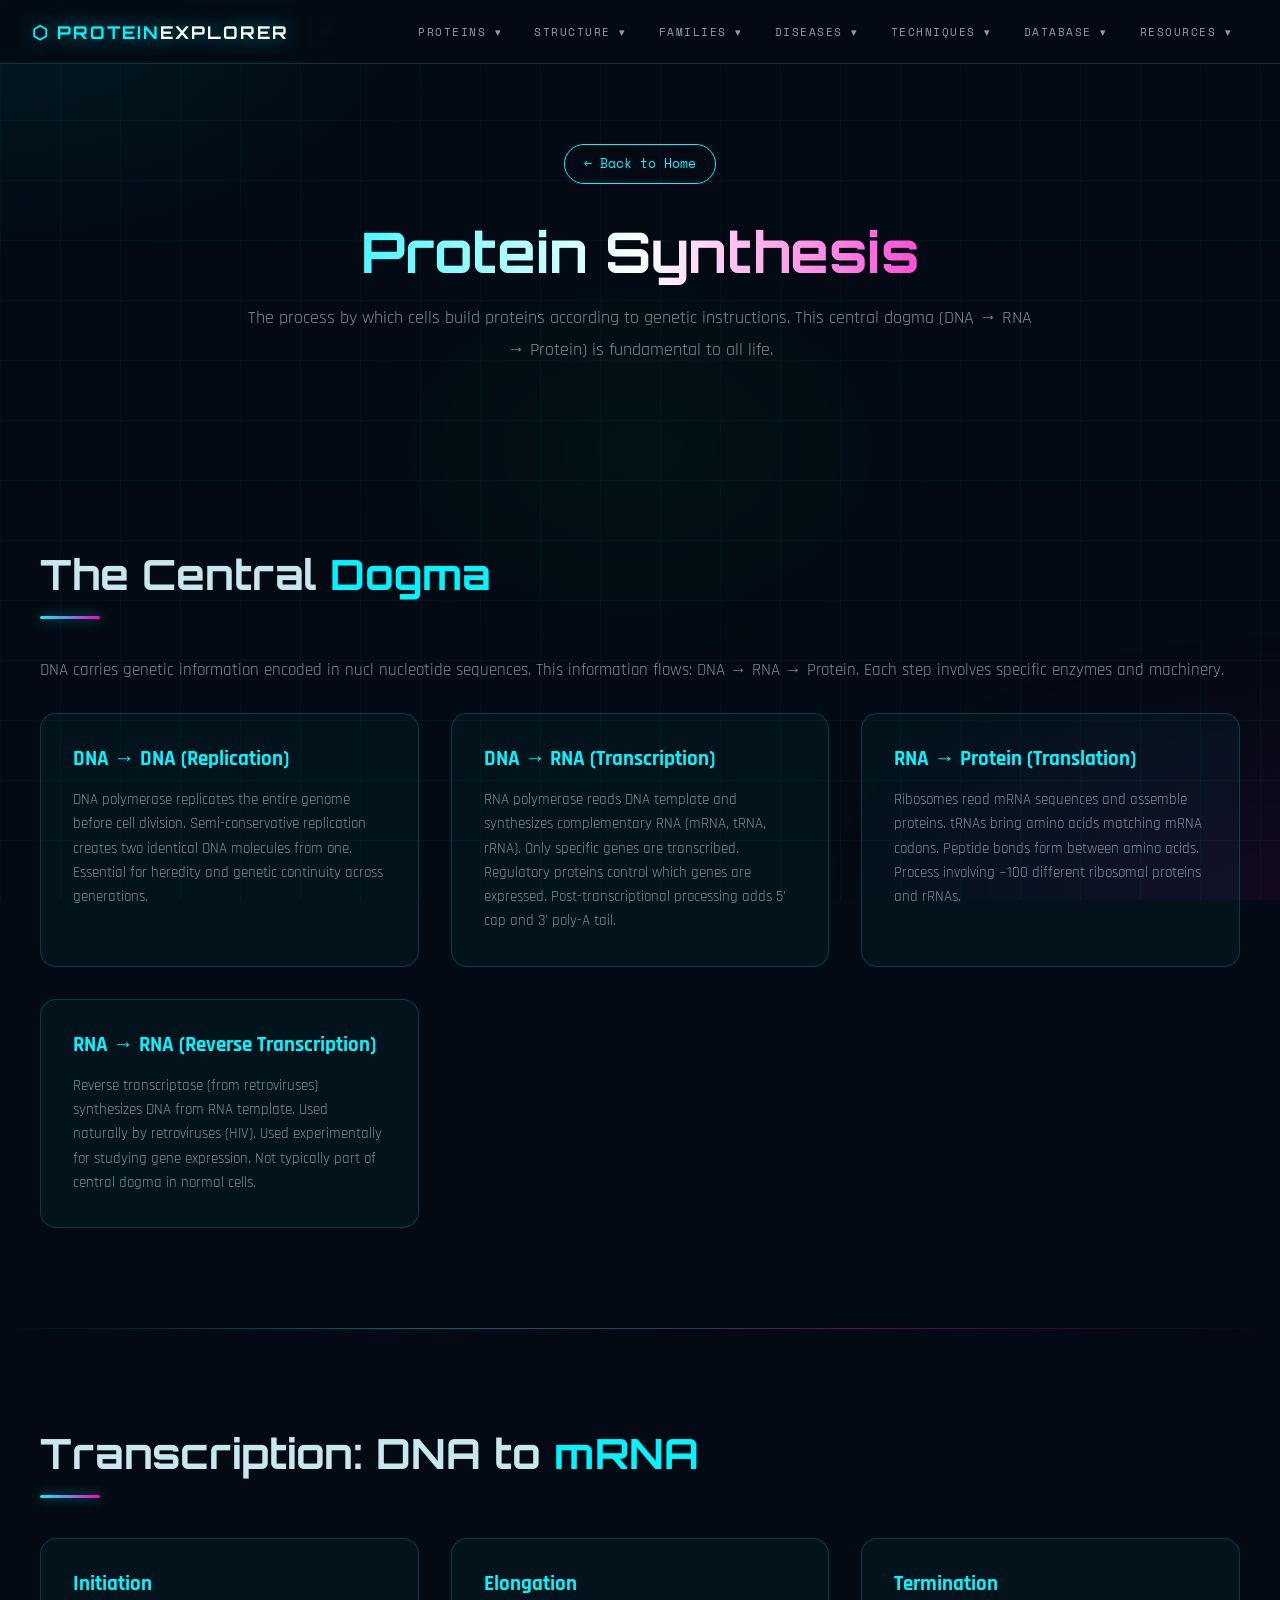
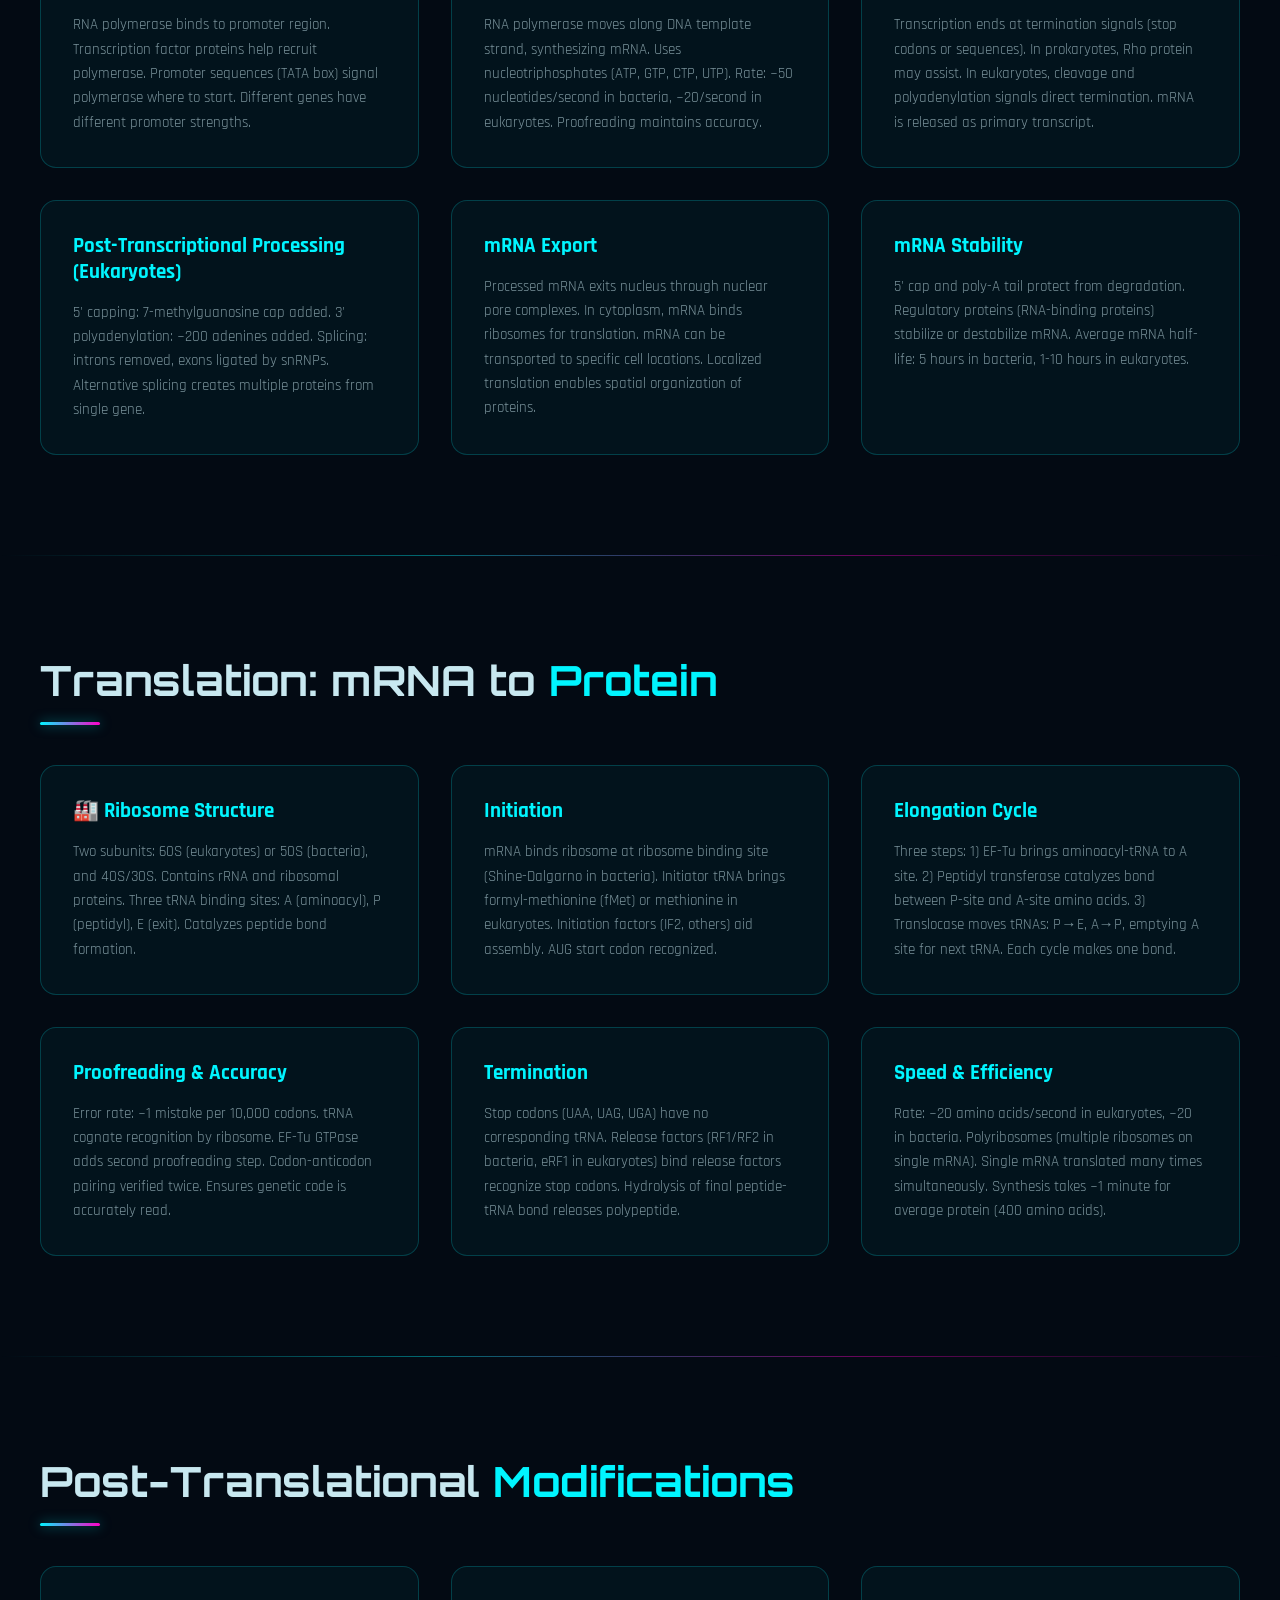
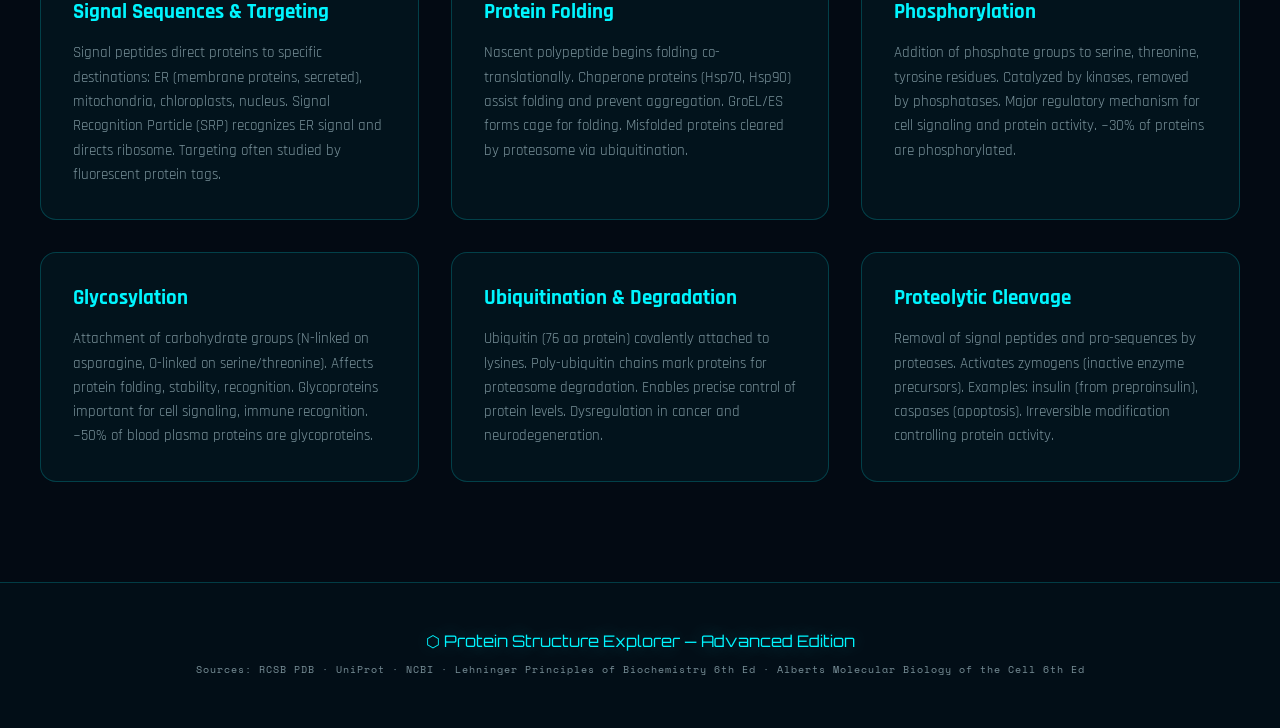
<file: protein-synthesis.html>
<!DOCTYPE html>
<html lang="en">
<head>
<meta charset="UTF-8">
<meta name="viewport" content="width=device-width, initial-scale=1.0">
<title>Protein Synthesis — Protein Structure Explorer</title>
<link rel="icon" href="molecules.png"/>
<link rel="preconnect" href="https://fonts.googleapis.com">
<link href="https://fonts.googleapis.com/css2?family=Orbitron:wght@400;600;700;900&family=Rajdhani:wght@300;400;500;600;700&family=Space+Mono:wght@400;700&display=swap" rel="stylesheet">
<link rel="stylesheet" href="styles.css">
</head>
<body>

<!-- ══ NAVBAR ══ -->
<nav>
  <a href="index.html" class="nav-logo">⬡ PROTEIN<span>EXPLORER</span></a>
  <ul class="nav-links">

    <!-- 1. PROTEINS -->
    <li class="nav-item">
      <a href="introduction.html">Proteins ▾</a>
      <div class="mega-drop wide">
        <div class="drop-col">
          <div class="drop-col-title">Basics</div>
          <a class="drop-item" href="introduction.html"><span class="drop-icon">🧬</span><span class="drop-text"><span class="dt">What Are Proteins?</span><span class="dd">Definition & history</span></span></a>
          <a class="drop-item" href="amino-acids.html"><span class="drop-icon">⚗️</span><span class="drop-text"><span class="dt">Amino Acids</span><span class="dd">20 building blocks</span></span></a>
          <a class="drop-item" href="introduction.html"><span class="drop-icon">🔗</span><span class="drop-text"><span class="dt">Peptide Bonds</span><span class="dd">Condensation chemistry</span></span></a>
          <a class="drop-item" href="introduction.html"><span class="drop-icon">🌀</span><span class="drop-text"><span class="dt">Polypeptides</span><span class="dd">Chain formation</span></span></a>
          <a class="drop-item" href="protein-synthesis.html"><span class="drop-icon">🏭</span><span class="drop-text"><span class="dt">Ribosomes</span><span class="dd">Protein factories</span></span></a>
          <a class="drop-item" href="protein-synthesis.html"><span class="drop-icon">📐</span><span class="drop-text"><span class="dt">Central Dogma</span><span class="dd">DNA→RNA→Protein</span></span></a>
        </div>
        <div class="drop-col">
          <div class="drop-col-title">Types</div>
          <a class="drop-item" href="protein-families.html"><span class="drop-icon">⚡</span><span class="drop-text"><span class="dt">Enzymes</span><span class="dd">Biological catalysts</span></span></a>
          <a class="drop-item" href="protein-families.html"><span class="drop-icon">💉</span><span class="drop-text"><span class="dt">Hormones</span><span class="dd">Chemical messengers</span></span></a>
          <a class="drop-item" href="protein-families.html"><span class="drop-icon">🛡️</span><span class="drop-text"><span class="dt">Antibodies</span><span class="dd">Immune defenders</span></span></a>
          <a class="drop-item" href="protein-families.html"><span class="drop-icon">🚌</span><span class="drop-text"><span class="dt">Transport</span><span class="dd">Hemoglobin, albumin</span></span></a>
          <a class="drop-item" href="protein-families.html"><span class="drop-icon">🏗️</span><span class="drop-text"><span class="dt">Structural</span><span class="dd">Collagen, keratin</span></span></a>
          <a class="drop-item" href="protein-families.html"><span class="drop-icon">🏃</span><span class="drop-text"><span class="dt">Motor Proteins</span><span class="dd">Myosin, kinesin</span></span></a>
        </div>
        <div class="drop-col">
          <div class="drop-col-title">Functions</div>
          <a class="drop-item" href="protein-families.html"><span class="drop-icon">🔬</span><span class="drop-text"><span class="dt">Catalysis</span><span class="dd">Enzyme mechanisms</span></span></a>
          <a class="drop-item" href="introduction.html"><span class="drop-icon">📡</span><span class="drop-text"><span class="dt">Cell Signaling</span><span class="dd">Receptors & cascades</span></span></a>
          <a class="drop-item" href="protein-synthesis.html"><span class="drop-icon">🧬</span><span class="drop-text"><span class="dt">DNA Replication</span><span class="dd">Polymerases</span></span></a>
          <a class="drop-item" href="protein-families.html"><span class="drop-icon">💪</span><span class="drop-text"><span class="dt">Muscle Contraction</span><span class="dd">Actin–myosin cycle</span></span></a>
          <a class="drop-item" href="diseases.html"><span class="drop-icon">🦠</span><span class="drop-text"><span class="dt">Immune Defense</span><span class="dd">Antibodies & MHC</span></span></a>
          <a class="drop-item" href="protein-families.html"><span class="drop-icon">🩸</span><span class="drop-text"><span class="dt">O₂ Transport</span><span class="dd">Hemoglobin & myoglobin</span></span></a>
        </div>
      </div>
    </li>

    <!-- 2. STRUCTURE LEVELS -->
    <li class="nav-item">
      <a href="protein-structure-levels.html">Structure ▾</a>
      <div class="mega-drop">
        <div class="drop-col">
          <div class="drop-col-title">4 Levels</div>
          <a class="drop-item" href="protein-structure-levels.html"><span class="drop-icon">①</span><span class="drop-text"><span class="dt">Primary</span><span class="dd">Amino acid sequence</span></span></a>
          <a class="drop-item" href="protein-structure-levels.html"><span class="drop-icon">②</span><span class="drop-text"><span class="dt">Secondary</span><span class="dd">α-helices & β-sheets</span></span></a>
          <a class="drop-item" href="protein-structure-levels.html"><span class="drop-icon">③</span><span class="drop-text"><span class="dt">Tertiary</span><span class="dd">3D globular fold</span></span></a>
          <a class="drop-item" href="protein-structure-levels.html"><span class="drop-icon">④</span><span class="drop-text"><span class="dt">Quaternary</span><span class="dd">Multi-subunit complexes</span></span></a>
        </div>
        <div class="drop-col">
          <div class="drop-col-title">Key Concepts</div>
          <a class="drop-item" href="protein-structure-levels.html"><span class="drop-icon">🔄</span><span class="drop-text"><span class="dt">H-Bonds</span><span class="dd">Backbone interactions</span></span></a>
          <a class="drop-item" href="protein-structure-levels.html"><span class="drop-icon">💧</span><span class="drop-text"><span class="dt">Hydrophobic Core</span><span class="dd">Driving force for folding</span></span></a>
          <a class="drop-item" href="protein-structure-levels.html"><span class="drop-icon">⚙️</span><span class="drop-text"><span class="dt">Disulfide Bonds</span><span class="dd">Covalent stabilization</span></span></a>
          <a class="drop-item" href="protein-structure-levels.html"><span class="drop-icon">📊</span><span class="drop-text"><span class="dt">Ramachandran Plot</span><span class="dd">Allowed φ/ψ angles</span></span></a>
        </div>
      </div>
    </li>

    <!-- 3D Models removed -->

    <!-- 4. FAMILIES -->
    <li class="nav-item">
      <a href="protein-families.html">Families ▾</a>
      <div class="mega-drop">
        <div class="drop-col">
          <div class="drop-col-title">Categories</div>
          <a class="drop-item" href="protein-families.html"><span class="drop-icon">⚽</span><span class="drop-text"><span class="dt">Globular</span><span class="dd">Compact & soluble</span></span></a>
          <a class="drop-item" href="protein-families.html"><span class="drop-icon">🧵</span><span class="drop-text"><span class="dt">Fibrous</span><span class="dd">Structural filaments</span></span></a>
          <a class="drop-item" href="protein-families.html"><span class="drop-icon">🫧</span><span class="drop-text"><span class="dt">Membrane</span><span class="dd">Embedded in bilayer</span></span></a>
          <a class="drop-item" href="protein-families.html"><span class="drop-icon">🌊</span><span class="drop-text"><span class="dt">Disordered</span><span class="dd">No fixed structure</span></span></a>
        </div>
        <div class="drop-col">
          <div class="drop-col-title">Specialized</div>
          <a class="drop-item" href="protein-families.html"><span class="drop-icon">🔧</span><span class="drop-text"><span class="dt">Enzymes</span><span class="dd">6 EC classes</span></span></a>
          <a class="drop-item" href="protein-families.html"><span class="drop-icon">🛡️</span><span class="drop-text"><span class="dt">Antibodies</span><span class="dd">5 immunoglobulin classes</span></span></a>
          <a class="drop-item" href="protein-families.html"><span class="drop-icon">🏃</span><span class="drop-text"><span class="dt">Motor Proteins</span><span class="dd">Myosin, kinesin, dynein</span></span></a>
          <a class="drop-item" href="protein-families.html"><span class="drop-icon">🫂</span><span class="drop-text"><span class="dt">Chaperones</span><span class="dd">Folding assistants</span></span></a>
        </div>
      </div>
    </li>

    <!-- 5. DISEASES -->
    <li class="nav-item">
      <a href="diseases.html">Diseases ▾</a>
      <div class="mega-drop">
        <div class="drop-col">
          <div class="drop-col-title">Misfolding</div>
          <a class="drop-item" href="diseases.html"><span class="drop-icon">🧠</span><span class="drop-text"><span class="dt">Alzheimer's</span><span class="dd">Aβ plaques + tau tangles</span></span></a>
          <a class="drop-item" href="diseases.html"><span class="drop-icon">🤝</span><span class="drop-text"><span class="dt">Parkinson's</span><span class="dd">α-synuclein Lewy bodies</span></span></a>
          <a class="drop-item" href="diseases.html"><span class="drop-icon">👻</span><span class="drop-text"><span class="dt">Prion Diseases</span><span class="dd">PrPc → PrPsc</span></span></a>
        </div>
        <div class="drop-col">
          <div class="drop-col-title">Genetic</div>
          <a class="drop-item" href="diseases.html"><span class="drop-icon">🩸</span><span class="drop-text"><span class="dt">Sickle Cell</span><span class="dd">Glu6Val in β-globin</span></span></a>
          <a class="drop-item" href="diseases.html"><span class="drop-icon">🫁</span><span class="drop-text"><span class="dt">Cystic Fibrosis</span><span class="dd">CFTR mutations</span></span></a>
          <a class="drop-item" href="diseases.html"><span class="drop-icon">🦴</span><span class="drop-text"><span class="dt">Osteogenesis Imperfecta</span><span class="dd">Defective collagen</span></span></a>
          <a class="drop-item" href="diseases.html"><span class="drop-icon">🧬</span><span class="drop-text"><span class="dt">PKU</span><span class="dd">Phenylalanine accumulation</span></span></a>
        </div>
      </div>
    </li>

    <!-- 6. TECHNIQUES -->
    <li class="nav-item">
      <a href="techniques.html">Techniques ▾</a>
      <div class="mega-drop">
        <div class="drop-col">
          <div class="drop-col-title">Structural</div>
          <a class="drop-item" href="techniques.html"><span class="drop-icon">💎</span><span class="drop-text"><span class="dt">X-Ray Crystallography</span><span class="dd">Atomic resolution</span></span></a>
          <a class="drop-item" href="techniques.html"><span class="drop-icon">🧲</span><span class="drop-text"><span class="dt">NMR Spectroscopy</span><span class="dd">Solution structures</span></span></a>
          <a class="drop-item" href="techniques.html"><span class="drop-icon">❄️</span><span class="drop-text"><span class="dt">Cryo-EM</span><span class="dd">Resolution revolution</span></span></a>
          <a class="drop-item" href="techniques.html"><span class="drop-icon">🤖</span><span class="drop-text"><span class="dt">AlphaFold AI</span><span class="dd">AI structure prediction</span></span></a>
        </div>
        <div class="drop-col">
          <div class="drop-col-title">Analytical</div>
          <a class="drop-item" href="techniques.html"><span class="drop-icon">⚖️</span><span class="drop-text"><span class="dt">Mass Spectrometry</span><span class="dd">Protein identification</span></span></a>
          <a class="drop-item" href="techniques.html"><span class="drop-icon">🌈</span><span class="drop-text"><span class="dt">CD Spectroscopy</span><span class="dd">Secondary structure</span></span></a>
          <a class="drop-item" href="techniques.html"><span class="drop-icon">💡</span><span class="drop-text"><span class="dt">FRET</span><span class="dd">Molecular distances</span></span></a>
          <a class="drop-item" href="techniques.html"><span class="drop-icon">🧫</span><span class="drop-text"><span class="dt">SDS-PAGE/Western</span><span class="dd">Size separation</span></span></a>
        </div>
      </div>
    </li>

    <!-- 7. DATABASE -->
    <li class="nav-item">
      <a href="pdb.html">Database ▾</a>
      <div class="mega-drop">
        <div class="drop-col">
          <div class="drop-col-title">Databases</div>
          <a class="drop-item" href="pdb.html"><span class="drop-icon">🏛️</span><span class="drop-text"><span class="dt">Protein Data Bank</span><span class="dd">200K+ structures</span></span></a>
          <a class="drop-item" href="pdb.html"><span class="drop-icon">🤖</span><span class="drop-text"><span class="dt">AlphaFold DB</span><span class="dd">200M+ predictions</span></span></a>
          <a class="drop-item" href="pdb.html"><span class="drop-icon">📚</span><span class="drop-text"><span class="dt">UniProt</span><span class="dd">Protein knowledgebase</span></span></a>
          <a class="drop-item" href="pdb.html"><span class="drop-icon">🔬</span><span class="drop-text"><span class="dt">NCBI Protein</span><span class="dd">Sequence database</span></span></a>
        </div>
        <div class="drop-col">
          <div class="drop-col-title">Tools</div>
          <a class="drop-item" href="pdb.html"><span class="drop-icon">🖥️</span><span class="drop-text"><span class="dt">PyMOL</span><span class="dd">Structure visualization</span></span></a>
          <a class="drop-item" href="pdb.html"><span class="drop-icon">💻</span><span class="drop-text"><span class="dt">BLAST</span><span class="dd">Sequence alignment</span></span></a>
          <a class="drop-item" href="pdb.html"><span class="drop-icon">🌐</span><span class="drop-text"><span class="dt">Mol* Viewer</span><span class="dd">Web-based 3D viewer</span></span></a>
          <a class="drop-item" href="pdb.html"><span class="drop-icon">🧮</span><span class="drop-text"><span class="dt">Clustal Omega</span><span class="dd">Multiple alignment</span></span></a>
        </div>
      </div>
    </li>

    <!-- 8. RESOURCES -->
    <li class="nav-item">
      <a href="quiz.html">Resources ▾</a>
      <div class="mega-drop">
        <div class="drop-col">
          <div class="drop-col-title">Self-Test & Reference</div>
          <a class="drop-item" href="quiz.html"><span class="drop-icon">❓</span><span class="drop-text"><span class="dt">10-Question Quiz</span><span class="dd">Test your knowledge</span></span></a>
          <a class="drop-item" href="glossary.html"><span class="drop-icon">📖</span><span class="drop-text"><span class="dt">Glossary A–Z</span><span class="dd">60+ searchable terms</span></span></a>
          <a class="drop-item" href="protein-families.html"><span class="drop-icon">🔍</span><span class="drop-text"><span class="dt">Protein Profiles</span><span class="dd">10 case studies</span></span></a>
          <a class="drop-item" href="evolution.html"><span class="drop-icon">🧫</span><span class="drop-text"><span class="dt">Bioinformatics</span><span class="dd">Evolution & tools</span></span></a>
        </div>
      </div>
    </li>

  </ul>
</nav>

<!-- ══ PAGE HEADER ══ -->
<div class="page-header">
  <div>
    <a href="index.html" class="back-btn">← Back to Home</a>
    <h1>Protein <span style="color:var(--cyan)">Synthesis</span></h1>
    <p>The process by which cells build proteins according to genetic instructions. This central dogma (DNA → RNA → Protein) is fundamental to all life.</p>
  </div>
</div>

<section>
  <div class="section-inner">
    <h2 class="section-title">The Central <span>Dogma</span></h2>
    <div class="section-divider"></div>
    
    <p style="color:var(--text-dim);font-size:1.05rem;margin-bottom:2rem;">
      DNA carries genetic information encoded in nucl nucleotide sequences. This information flows: DNA → RNA → Protein. Each step involves specific enzymes and machinery.
    </p>
    
    <div class="cards-grid">
      <div class="content-card">
        <h3>DNA → DNA (Replication)</h3>
        <p>DNA polymerase replicates the entire genome before cell division. Semi-conservative replication creates two identical DNA molecules from one. Essential for heredity and genetic continuity across generations.</p>
      </div>
      
      <div class="content-card">
        <h3>DNA → RNA (Transcription)</h3>
        <p>RNA polymerase reads DNA template and synthesizes complementary RNA (mRNA, tRNA, rRNA). Only specific genes are transcribed. Regulatory proteins control which genes are expressed. Post-transcriptional processing adds 5' cap and 3' poly-A tail.</p>
      </div>
      
      <div class="content-card">
        <h3>RNA → Protein (Translation)</h3>
        <p>Ribosomes read mRNA sequences and assemble proteins. tRNAs bring amino acids matching mRNA codons. Peptide bonds form between amino acids. Process involving ~100 different ribosomal proteins and rRNAs.</p>
      </div>
      
      <div class="content-card">
        <h3>RNA → RNA (Reverse Transcription)</h3>
        <p>Reverse transcriptase (from retroviruses) synthesizes DNA from RNA template. Used naturally by retroviruses (HIV). Used experimentally for studying gene expression. Not typically part of central dogma in normal cells.</p>
      </div>
    </div>
  </div>
</section>

<div class="section-sep"></div>

<section>
  <div class="section-inner">
    <h2 class="section-title">Transcription: DNA to <span>mRNA</span></h2>
    <div class="section-divider"></div>
    
    <div class="cards-grid">
      <div class="content-card">
        <h3>Initiation</h3>
        <p>RNA polymerase binds to promoter region. Transcription factor proteins help recruit polymerase. Promoter sequences (TATA box) signal polymerase where to start. Different genes have different promoter strengths.</p>
      </div>
      
      <div class="content-card">
        <h3>Elongation</h3>
        <p>RNA polymerase moves along DNA template strand, synthesizing mRNA. Uses nucleotriphosphates (ATP, GTP, CTP, UTP). Rate: ~50 nucleotides/second in bacteria, ~20/second in eukaryotes. Proofreading maintains accuracy.</p>
      </div>
      
      <div class="content-card">
        <h3>Termination</h3>
        <p>Transcription ends at termination signals (stop codons or sequences). In prokaryotes, Rho protein may assist. In eukaryotes, cleavage and polyadenylation signals direct termination. mRNA is released as primary transcript.</p>
      </div>
      
      <div class="content-card">
        <h3>Post-Transcriptional Processing (Eukaryotes)</h3>
        <p>5' capping: 7-methylguanosine cap added. 3' polyadenylation: ~200 adenines added. Splicing: introns removed, exons ligated by snRNPs. Alternative splicing creates multiple proteins from single gene.</p>
      </div>
      
      <div class="content-card">
        <h3>mRNA Export</h3>
        <p>Processed mRNA exits nucleus through nuclear pore complexes. In cytoplasm, mRNA binds ribosomes for translation. mRNA can be transported to specific cell locations. Localized translation enables spatial organization of proteins.</p>
      </div>
      
      <div class="content-card">
        <h3>mRNA Stability</h3>
        <p>5' cap and poly-A tail protect from degradation. Regulatory proteins (RNA-binding proteins) stabilize or destabilize mRNA. Average mRNA half-life: 5 hours in bacteria, 1-10 hours in eukaryotes.</p>
      </div>
    </div>
  </div>
</section>

<div class="section-sep"></div>

<section>
  <div class="section-inner">
    <h2 class="section-title">Translation: mRNA to <span>Protein</span></h2>
    <div class="section-divider"></div>
    
    <div class="cards-grid">
      <div class="content-card">
        <h3>🏭 Ribosome Structure</h3>
        <p>Two subunits: 60S (eukaryotes) or 50S (bacteria), and 40S/30S. Contains rRNA and ribosomal proteins. Three tRNA binding sites: A (aminoacyl), P (peptidyl), E (exit). Catalyzes peptide bond formation.</p>
      </div>
      
      <div class="content-card">
        <h3>Initiation</h3>
        <p>mRNA binds ribosome at ribosome binding site (Shine-Dalgarno in bacteria). Initiator tRNA brings formyl-methionine (fMet) or methionine in eukaryotes. Initiation factors (IF2, others) aid assembly. AUG start codon recognized.</p>
      </div>
      
      <div class="content-card">
        <h3>Elongation Cycle</h3>
        <p>Three steps: 1) EF-Tu brings aminoacyl-tRNA to A site. 2) Peptidyl transferase catalyzes bond between P-site and A-site amino acids. 3) Translocase moves tRNAs: P→E, A→P, emptying A site for next tRNA. Each cycle makes one bond.</p>
      </div>
      
      <div class="content-card">
        <h3>Proofreading &amp; Accuracy</h3>
        <p>Error rate: ~1 mistake per 10,000 codons. tRNA cognate recognition by ribosome. EF-Tu GTPase adds second proofreading step. Codon-anticodon pairing verified twice. Ensures genetic code is accurately read.</p>
      </div>
      
      <div class="content-card">
        <h3>Termination</h3>
        <p>Stop codons (UAA, UAG, UGA) have no corresponding tRNA. Release factors (RF1/RF2 in bacteria, eRF1 in eukaryotes) bind release factors recognize stop codons. Hydrolysis of final peptide-tRNA bond releases polypeptide.</p>
      </div>
      
      <div class="content-card">
        <h3>Speed &amp; Efficiency</h3>
        <p>Rate: ~20 amino acids/second in eukaryotes, ~20 in bacteria. Polyribosomes (multiple ribosomes on single mRNA). Single mRNA translated many times simultaneously. Synthesis takes ~1 minute for average protein (400 amino acids).</p>
      </div>
    </div>
  </div>
</section>

<div class="section-sep"></div>

<section>
  <div class="section-inner">
    <h2 class="section-title">Post-Translational <span>Modifications</span></h2>
    <div class="section-divider"></div>
    
    <div class="cards-grid">
      <div class="content-card">
        <h3>Signal Sequences &amp; Targeting</h3>
        <p>Signal peptides direct proteins to specific destinations: ER (membrane proteins, secreted), mitochondria, chloroplasts, nucleus. Signal Recognition Particle (SRP) recognizes ER signal and directs ribosome. Targeting often studied by fluorescent protein tags.</p>
      </div>
      
      <div class="content-card">
        <h3>Protein Folding</h3>
        <p>Nascent polypeptide begins folding co-translationally. Chaperone proteins (Hsp70, Hsp90) assist folding and prevent aggregation. GroEL/ES forms cage for folding. Misfolded proteins cleared by proteasome via ubiquitination.</p>
      </div>
      
      <div class="content-card">
        <h3>Phosphorylation</h3>
        <p>Addition of phosphate groups to serine, threonine, tyrosine residues. Catalyzed by kinases, removed by phosphatases. Major regulatory mechanism for cell signaling and protein activity. ~30% of proteins are phosphorylated.</p>
      </div>
      
      <div class="content-card">
        <h3>Glycosylation</h3>
        <p>Attachment of carbohydrate groups (N-linked on asparagine, O-linked on serine/threonine). Affects protein folding, stability, recognition. Glycoproteins important for cell signaling, immune recognition. ~50% of blood plasma proteins are glycoproteins.</p>
      </div>
      
      <div class="content-card">
        <h3>Ubiquitination &amp; Degradation</h3>
        <p>Ubiquitin (76 aa protein) covalently attached to lysines. Poly-ubiquitin chains mark proteins for proteasome degradation. Enables precise control of protein levels. Dysregulation in cancer and neurodegeneration.</p>
      </div>
      
      <div class="content-card">
        <h3>Proteolytic Cleavage</h3>
        <p>Removal of signal peptides and pro-sequences by proteases. Activates zymogens (inactive enzyme precursors). Examples: insulin (from preproinsulin), caspases (apoptosis). Irreversible modification controlling protein activity.</p>
      </div>
    </div>
  </div>
</section>

<!-- ══ FOOTER ══ -->
<footer>
  <div class="footer-title">⬡ Protein Structure Explorer — Advanced Edition</div>
  <div class="footer-sub">
    Sources: RCSB PDB · UniProt · NCBI · Lehninger Principles of Biochemistry 6th Ed · Alberts Molecular Biology of the Cell 6th Ed
  </div>
</footer>

<script src="script.js"></script>
</body>
</html>
</file>
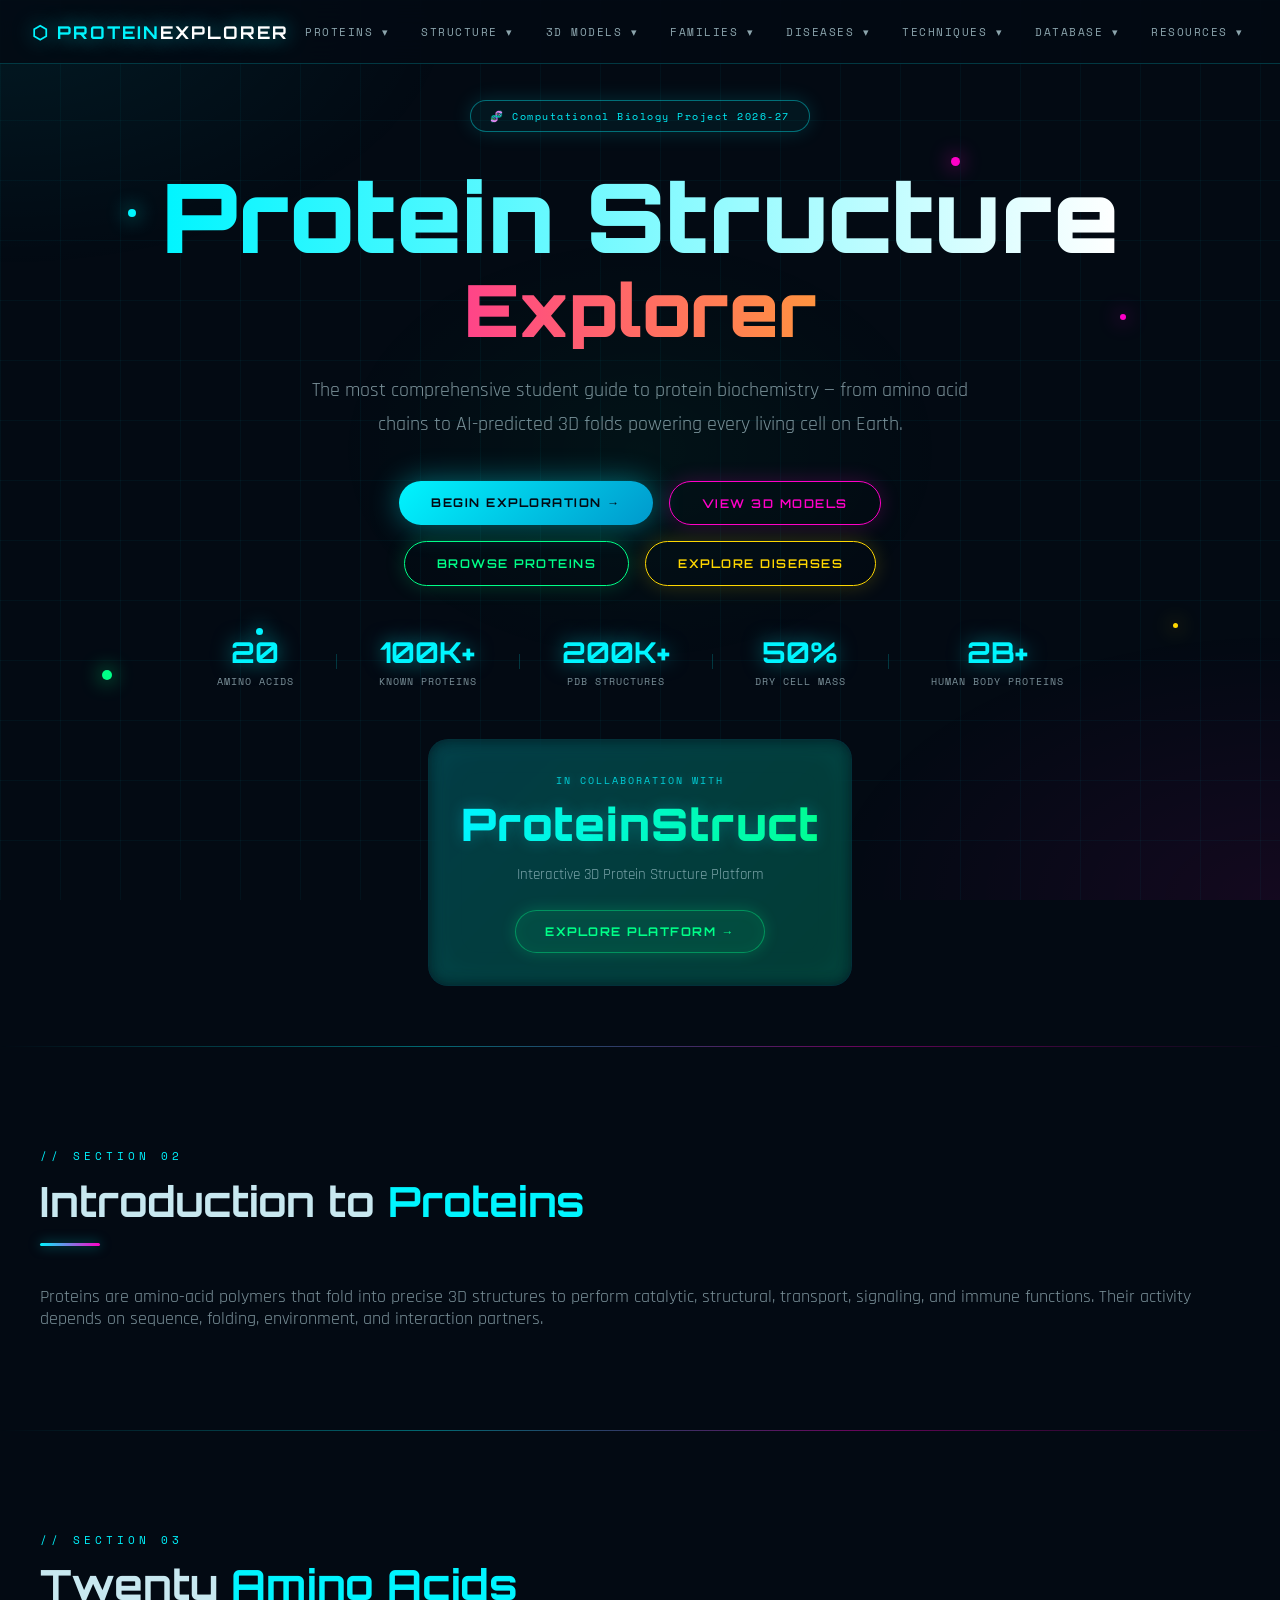
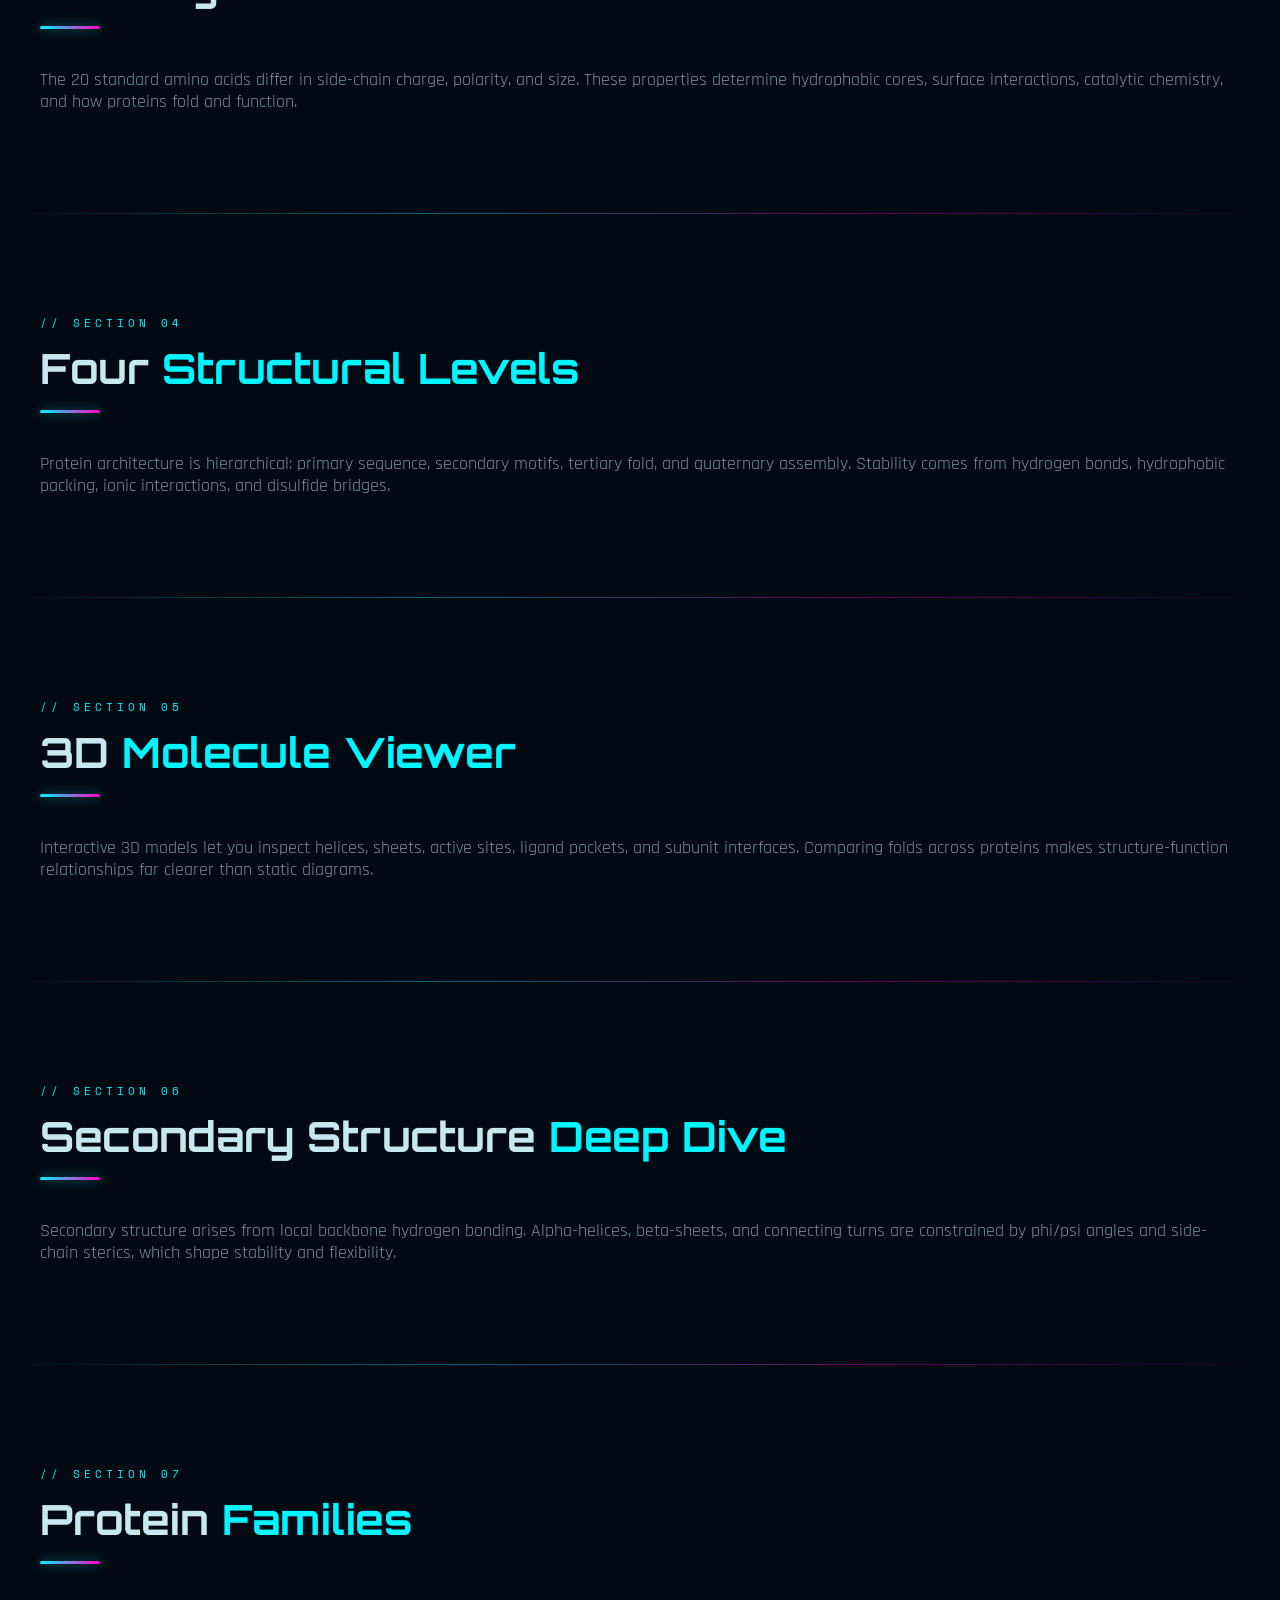
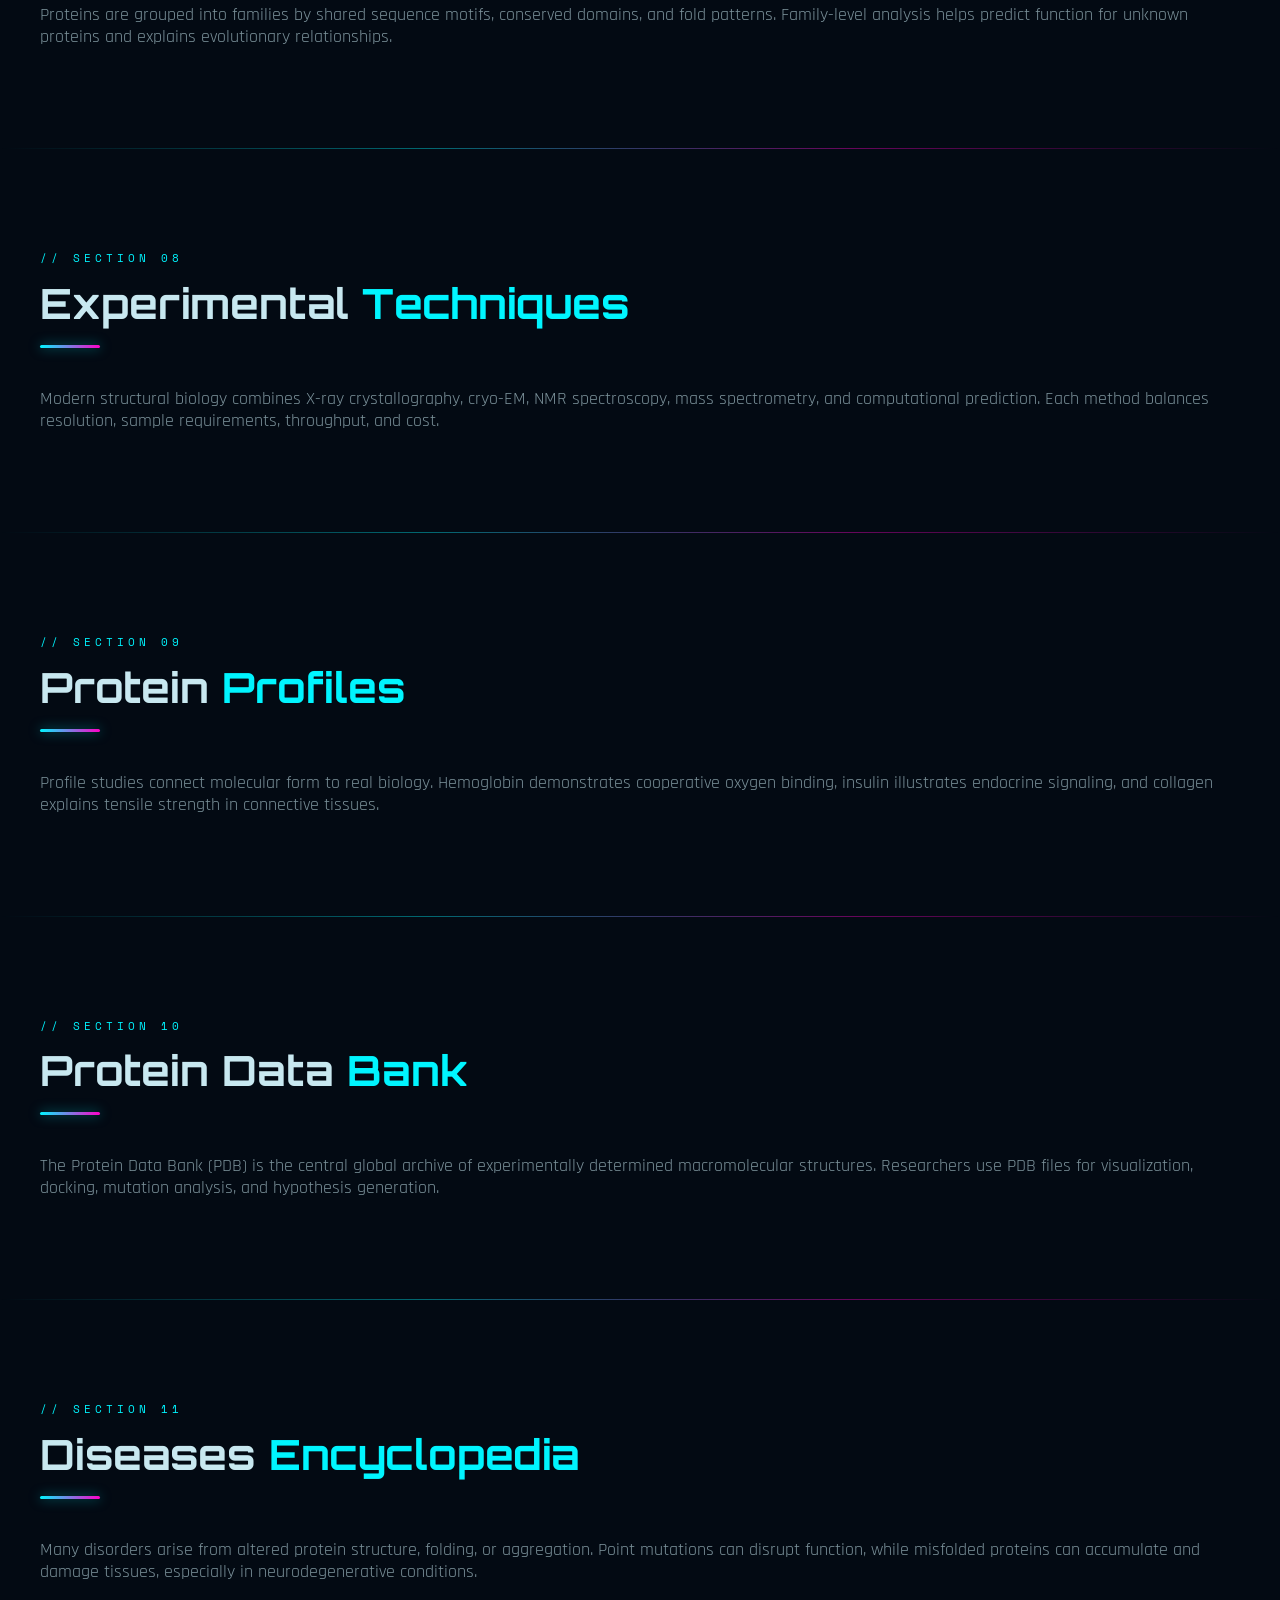
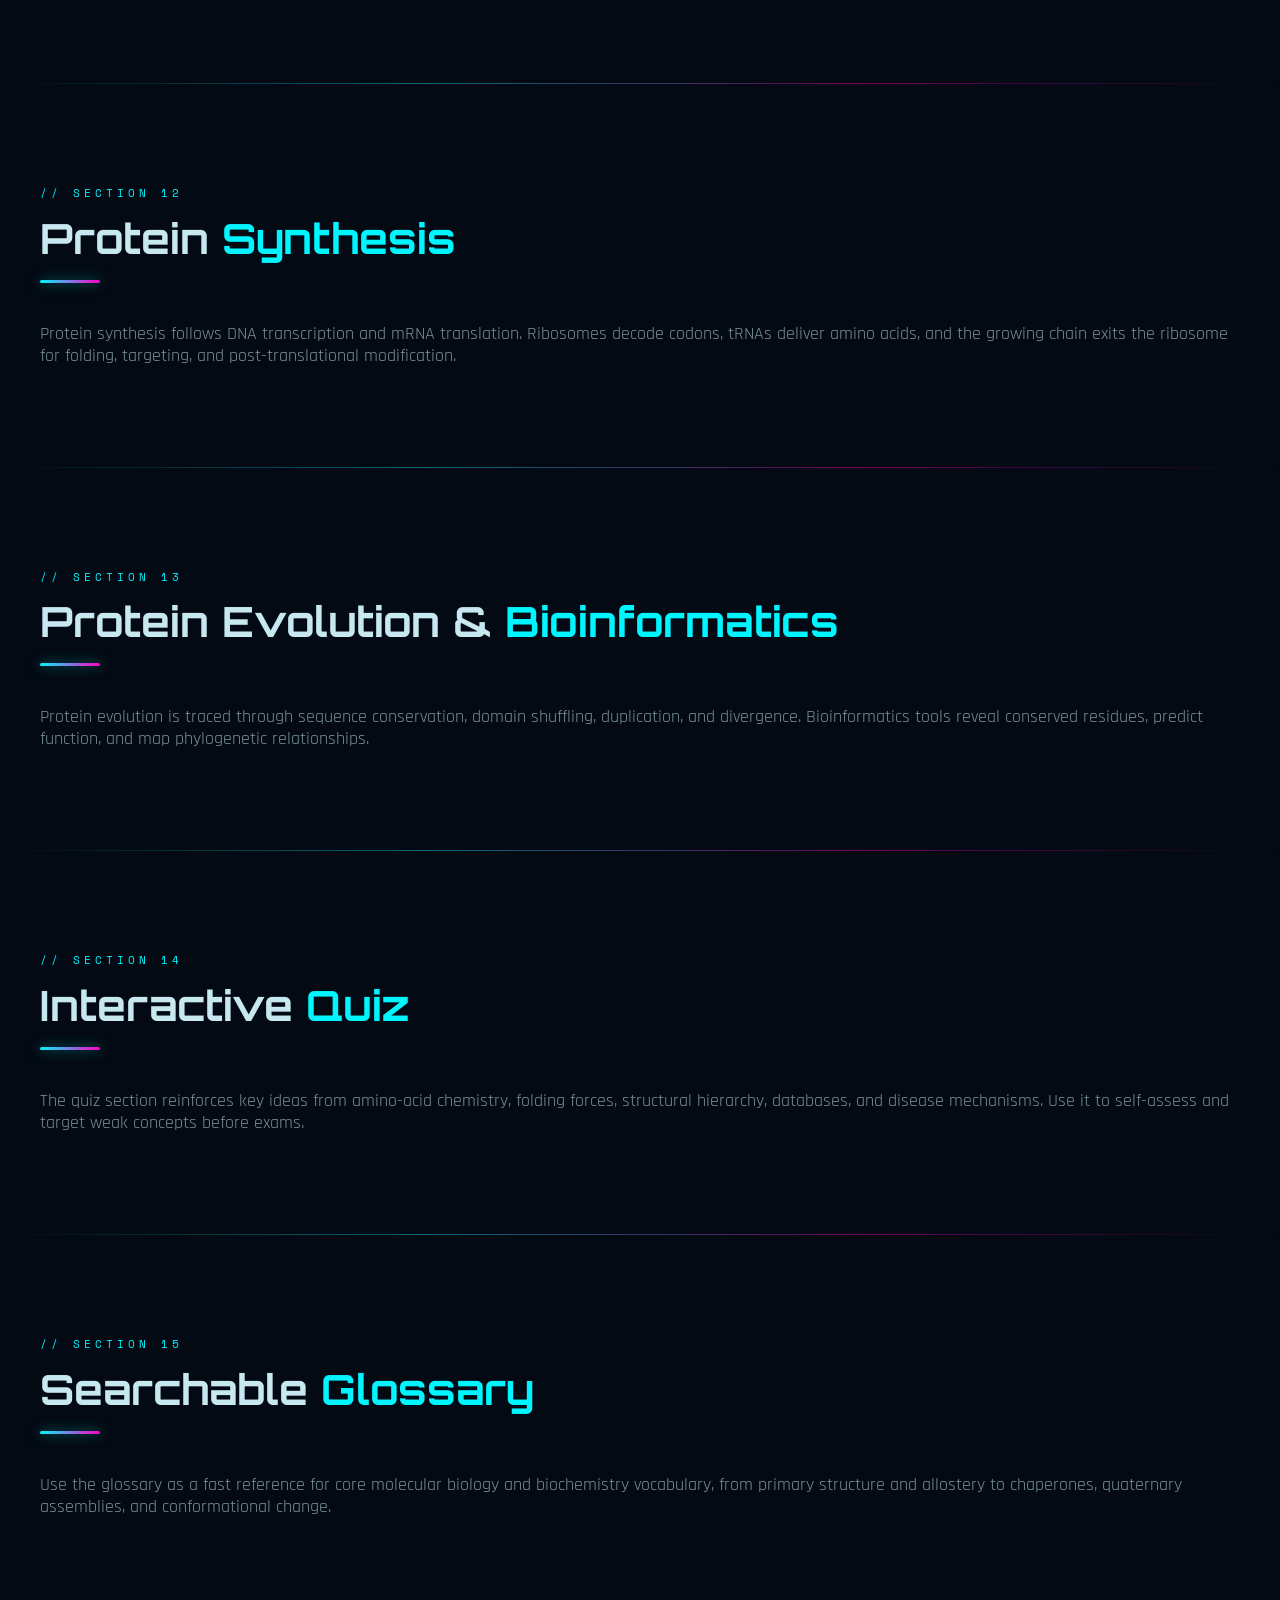
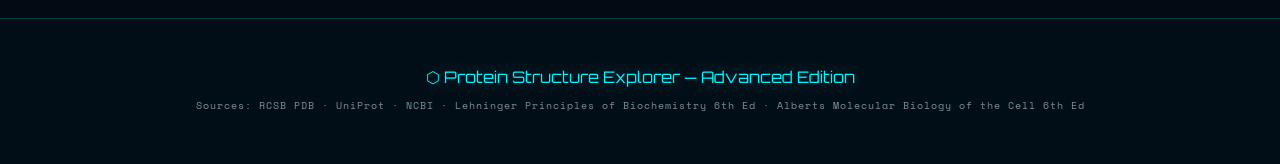
<file: protein_structure.html>
<!DOCTYPE html>
<html lang="en">
<head>
<meta charset="UTF-8">
<meta name="viewport" content="width=device-width, initial-scale=1.0">
<title>Protein Structure Explorer — Advanced Edition</title>
<link rel="preconnect" href="https://fonts.googleapis.com">
<link href="https://fonts.googleapis.com/css2?family=Orbitron:wght@400;600;700;900&family=Rajdhani:wght@300;400;500;600;700&family=Space+Mono:wght@400;700&display=swap" rel="stylesheet">
<link rel="stylesheet" href="styles.css">
</head>
<body>

    <!-- ══ NAVBAR ══ -->
    <nav>
  <a href="protein_structure.html" class="nav-logo">⬡ PROTEIN<span>EXPLORER</span></a>
  <ul class="nav-links">

    <!-- 1. PROTEINS -->
    <li class="nav-item">
      <a href="introduction.html">Proteins ▾</a>
      <div class="mega-drop wide">
        <div class="drop-col">
          <div class="drop-col-title">Basics</div>
          <a class="drop-item" href="introduction.html"><span class="drop-icon">🧬</span><span class="drop-text"><span class="dt">What Are Proteins?</span><span class="dd">Definition & history</span></span></a>
          <a class="drop-item" href="amino-acids.html"><span class="drop-icon">⚗️</span><span class="drop-text"><span class="dt">Amino Acids</span><span class="dd">20 building blocks</span></span></a>
          <a class="drop-item" href="introduction.html"><span class="drop-icon">🔗</span><span class="drop-text"><span class="dt">Peptide Bonds</span><span class="dd">Condensation chemistry</span></span></a>
          <a class="drop-item" href="introduction.html"><span class="drop-icon">🌀</span><span class="drop-text"><span class="dt">Polypeptides</span><span class="dd">Chain formation</span></span></a>
          <a class="drop-item" href="protein-synthesis.html"><span class="drop-icon">🏭</span><span class="drop-text"><span class="dt">Ribosomes</span><span class="dd">Protein factories</span></span></a>
          <a class="drop-item" href="protein-synthesis.html"><span class="drop-icon">📐</span><span class="drop-text"><span class="dt">Central Dogma</span><span class="dd">DNA→RNA→Protein</span></span></a>
        </div>
        <div class="drop-col">
          <div class="drop-col-title">Types</div>
          <a class="drop-item" href="protein-families.html"><span class="drop-icon">⚡</span><span class="drop-text"><span class="dt">Enzymes</span><span class="dd">Biological catalysts</span></span></a>
          <a class="drop-item" href="protein-families.html"><span class="drop-icon">💉</span><span class="drop-text"><span class="dt">Hormones</span><span class="dd">Chemical messengers</span></span></a>
          <a class="drop-item" href="protein-families.html"><span class="drop-icon">🛡️</span><span class="drop-text"><span class="dt">Antibodies</span><span class="dd">Immune defenders</span></span></a>
          <a class="drop-item" href="protein-families.html"><span class="drop-icon">🚌</span><span class="drop-text"><span class="dt">Transport</span><span class="dd">Hemoglobin, albumin</span></span></a>
          <a class="drop-item" href="protein-families.html"><span class="drop-icon">🏗️</span><span class="drop-text"><span class="dt">Structural</span><span class="dd">Collagen, keratin</span></span></a>
          <a class="drop-item" href="protein-families.html"><span class="drop-icon">🏃</span><span class="drop-text"><span class="dt">Motor Proteins</span><span class="dd">Myosin, kinesin</span></span></a>
        </div>
        <div class="drop-col">
          <div class="drop-col-title">Functions</div>
          <a class="drop-item" href="protein-families.html"><span class="drop-icon">🔬</span><span class="drop-text"><span class="dt">Catalysis</span><span class="dd">Enzyme mechanisms</span></span></a>
          <a class="drop-item" href="introduction.html"><span class="drop-icon">📡</span><span class="drop-text"><span class="dt">Cell Signaling</span><span class="dd">Receptors & cascades</span></span></a>
          <a class="drop-item" href="protein-synthesis.html"><span class="drop-icon">🧬</span><span class="drop-text"><span class="dt">DNA Replication</span><span class="dd">Polymerases</span></span></a>
          <a class="drop-item" href="protein-families.html"><span class="drop-icon">💪</span><span class="drop-text"><span class="dt">Muscle Contraction</span><span class="dd">Actin–myosin cycle</span></span></a>
          <a class="drop-item" href="diseases.html"><span class="drop-icon">🦠</span><span class="drop-text"><span class="dt">Immune Defense</span><span class="dd">Antibodies & MHC</span></span></a>
          <a class="drop-item" href="protein-families.html"><span class="drop-icon">🩸</span><span class="drop-text"><span class="dt">O₂ Transport</span><span class="dd">Hemoglobin & myoglobin</span></span></a>
        </div>
      </div>
    </li>

    <!-- 2. STRUCTURE LEVELS -->
    <li class="nav-item">
      <a href="protein-structure-levels.html">Structure ▾</a>
      <div class="mega-drop">
        <div class="drop-col">
          <div class="drop-col-title">4 Levels</div>
          <a class="drop-item" href="protein-structure-levels.html"><span class="drop-icon">①</span><span class="drop-text"><span class="dt">Primary</span><span class="dd">Amino acid sequence</span></span></a>
          <a class="drop-item" href="protein-structure-levels.html"><span class="drop-icon">②</span><span class="drop-text"><span class="dt">Secondary</span><span class="dd">α-helices & β-sheets</span></span></a>
          <a class="drop-item" href="protein-structure-levels.html"><span class="drop-icon">③</span><span class="drop-text"><span class="dt">Tertiary</span><span class="dd">3D globular fold</span></span></a>
          <a class="drop-item" href="protein-structure-levels.html"><span class="drop-icon">④</span><span class="drop-text"><span class="dt">Quaternary</span><span class="dd">Multi-subunit complexes</span></span></a>
        </div>
        <div class="drop-col">
          <div class="drop-col-title">Key Concepts</div>
          <a class="drop-item" href="protein-structure-levels.html"><span class="drop-icon">🔄</span><span class="drop-text"><span class="dt">H-Bonds</span><span class="dd">Backbone interactions</span></span></a>
          <a class="drop-item" href="protein-structure-levels.html"><span class="drop-icon">💧</span><span class="drop-text"><span class="dt">Hydrophobic Core</span><span class="dd">Driving force for folding</span></span></a>
          <a class="drop-item" href="protein-structure-levels.html"><span class="drop-icon">⚙️</span><span class="drop-text"><span class="dt">Disulfide Bonds</span><span class="dd">Covalent stabilization</span></span></a>
          <a class="drop-item" href="protein-structure-levels.html"><span class="drop-icon">📊</span><span class="drop-text"><span class="dt">Ramachandran Plot</span><span class="dd">Allowed φ/ψ angles</span></span></a>
        </div>
      </div>
    </li>

    <!-- 3. 3D MODELS -->
    <li class="nav-item">
      <a href="3d-models.html">3D Models ▾</a>
      <div class="mega-drop wide">
        <div class="drop-col">
          <div class="drop-col-title">Basic</div>
          <a class="drop-item" href="3d-models.html"><span class="drop-icon">🔵</span><span class="drop-text"><span class="dt">Primary Chain</span><span class="dd">Polypeptide backbone</span></span></a>
          <a class="drop-item" href="3d-models.html"><span class="drop-icon">🌀</span><span class="drop-text"><span class="dt">Alpha-Helix</span><span class="dd">Right-handed coil</span></span></a>
          <a class="drop-item" href="3d-models.html"><span class="drop-icon">📋</span><span class="drop-text"><span class="dt">Beta-Sheet</span><span class="dd">Parallel/antiparallel strands</span></span></a>
          <a class="drop-item" href="3d-models.html"><span class="drop-icon">🔮</span><span class="drop-text"><span class="dt">Tertiary Fold</span><span class="dd">Globular 3D fold</span></span></a>
        </div>
        <div class="drop-col">
          <div class="drop-col-title">Classic</div>
          <a class="drop-item" href="3d-models.html"><span class="drop-icon">🩸</span><span class="drop-text"><span class="dt">Hemoglobin</span><span class="dd">Heterotetramer</span></span></a>
          <a class="drop-item" href="3d-models.html"><span class="drop-icon">🦴</span><span class="drop-text"><span class="dt">Collagen</span><span class="dd">Triple helix</span></span></a>
          <a class="drop-item" href="3d-models.html"><span class="drop-icon">💉</span><span class="drop-text"><span class="dt">Insulin</span><span class="dd">Disulfide-linked chains</span></span></a>
          <a class="drop-item" href="3d-models.html"><span class="drop-icon">🏋️</span><span class="drop-text"><span class="dt">Myoglobin</span><span class="dd">O₂-binding globin</span></span></a>
        </div>
        <div class="drop-col">
          <div class="drop-col-title">Machines</div>
          <a class="drop-item" href="3d-models.html"><span class="drop-icon">⚡</span><span class="drop-text"><span class="dt">ATP Synthase</span><span class="dd">Rotary motor</span></span></a>
          <a class="drop-item" href="3d-models.html"><span class="drop-icon">🏭</span><span class="drop-text"><span class="dt">Ribosome</span><span class="dd">Protein factory</span></span></a>
          <a class="drop-item" href="3d-models.html"><span class="drop-icon">Y️</span><span class="drop-text"><span class="dt">Antibody IgG</span><span class="dd">Y-shaped immune protein</span></span></a>
          <a class="drop-item" href="3d-models.html"><span class="drop-icon">🗑️</span><span class="drop-text"><span class="dt">Proteasome</span><span class="dd">Protein degrader</span></span></a>
        </div>
      </div>
    </li>

    <!-- 4. FAMILIES -->
    <li class="nav-item">
      <a href="protein-families.html">Families ▾</a>
      <div class="mega-drop">
        <div class="drop-col">
          <div class="drop-col-title">Categories</div>
          <a class="drop-item" href="protein-families.html"><span class="drop-icon">⚽</span><span class="drop-text"><span class="dt">Globular</span><span class="dd">Compact & soluble</span></span></a>
          <a class="drop-item" href="protein-families.html"><span class="drop-icon">🧵</span><span class="drop-text"><span class="dt">Fibrous</span><span class="dd">Structural filaments</span></span></a>
          <a class="drop-item" href="protein-families.html"><span class="drop-icon">🫧</span><span class="drop-text"><span class="dt">Membrane</span><span class="dd">Embedded in bilayer</span></span></a>
          <a class="drop-item" href="protein-families.html"><span class="drop-icon">🌊</span><span class="drop-text"><span class="dt">Disordered</span><span class="dd">No fixed structure</span></span></a>
        </div>
        <div class="drop-col">
          <div class="drop-col-title">Specialized</div>
          <a class="drop-item" href="protein-families.html"><span class="drop-icon">🔧</span><span class="drop-text"><span class="dt">Enzymes</span><span class="dd">6 EC classes</span></span></a>
          <a class="drop-item" href="protein-families.html"><span class="drop-icon">🛡️</span><span class="drop-text"><span class="dt">Antibodies</span><span class="dd">5 immunoglobulin classes</span></span></a>
          <a class="drop-item" href="protein-families.html"><span class="drop-icon">🏃</span><span class="drop-text"><span class="dt">Motor Proteins</span><span class="dd">Myosin, kinesin, dynein</span></span></a>
          <a class="drop-item" href="protein-families.html"><span class="drop-icon">🫂</span><span class="drop-text"><span class="dt">Chaperones</span><span class="dd">Folding assistants</span></span></a>
        </div>
      </div>
    </li>

    <!-- 5. DISEASES -->
    <li class="nav-item">
      <a href="diseases.html">Diseases ▾</a>
      <div class="mega-drop">
        <div class="drop-col">
          <div class="drop-col-title">Misfolding</div>
          <a class="drop-item" href="diseases.html"><span class="drop-icon">🧠</span><span class="drop-text"><span class="dt">Alzheimer's</span><span class="dd">Aβ plaques + tau tangles</span></span></a>
          <a class="drop-item" href="diseases.html"><span class="drop-icon">🤝</span><span class="drop-text"><span class="dt">Parkinson's</span><span class="dd">α-synuclein Lewy bodies</span></span></a>
          <a class="drop-item" href="diseases.html"><span class="drop-icon">👻</span><span class="drop-text"><span class="dt">Prion Diseases</span><span class="dd">PrPc → PrPsc</span></span></a>
        </div>
        <div class="drop-col">
          <div class="drop-col-title">Genetic</div>
          <a class="drop-item" href="diseases.html"><span class="drop-icon">🩸</span><span class="drop-text"><span class="dt">Sickle Cell</span><span class="dd">Glu6Val in β-globin</span></span></a>
          <a class="drop-item" href="diseases.html"><span class="drop-icon">🫁</span><span class="drop-text"><span class="dt">Cystic Fibrosis</span><span class="dd">CFTR mutations</span></span></a>
          <a class="drop-item" href="diseases.html"><span class="drop-icon">🦴</span><span class="drop-text"><span class="dt">Osteogenesis Imperfecta</span><span class="dd">Defective collagen</span></span></a>
          <a class="drop-item" href="diseases.html"><span class="drop-icon">🧬</span><span class="drop-text"><span class="dt">PKU</span><span class="dd">Phenylalanine accumulation</span></span></a>
        </div>
      </div>
    </li>

    <!-- 6. TECHNIQUES -->
    <li class="nav-item">
      <a href="techniques.html">Techniques ▾</a>
      <div class="mega-drop">
        <div class="drop-col">
          <div class="drop-col-title">Structural</div>
          <a class="drop-item" href="techniques.html"><span class="drop-icon">💎</span><span class="drop-text"><span class="dt">X-Ray Crystallography</span><span class="dd">Atomic resolution</span></span></a>
          <a class="drop-item" href="techniques.html"><span class="drop-icon">🧲</span><span class="drop-text"><span class="dt">NMR Spectroscopy</span><span class="dd">Solution structures</span></span></a>
          <a class="drop-item" href="techniques.html"><span class="drop-icon">❄️</span><span class="drop-text"><span class="dt">Cryo-EM</span><span class="dd">Resolution revolution</span></span></a>
          <a class="drop-item" href="techniques.html"><span class="drop-icon">🤖</span><span class="drop-text"><span class="dt">AlphaFold AI</span><span class="dd">AI structure prediction</span></span></a>
        </div>
        <div class="drop-col">
          <div class="drop-col-title">Analytical</div>
          <a class="drop-item" href="techniques.html"><span class="drop-icon">⚖️</span><span class="drop-text"><span class="dt">Mass Spectrometry</span><span class="dd">Protein identification</span></span></a>
          <a class="drop-item" href="techniques.html"><span class="drop-icon">🌈</span><span class="drop-text"><span class="dt">CD Spectroscopy</span><span class="dd">Secondary structure</span></span></a>
          <a class="drop-item" href="techniques.html"><span class="drop-icon">💡</span><span class="drop-text"><span class="dt">FRET</span><span class="dd">Molecular distances</span></span></a>
          <a class="drop-item" href="techniques.html"><span class="drop-icon">🧫</span><span class="drop-text"><span class="dt">SDS-PAGE/Western</span><span class="dd">Size separation</span></span></a>
        </div>
      </div>
    </li>

    <!-- 7. DATABASE -->
    <li class="nav-item">
      <a href="pdb.html">Database ▾</a>
      <div class="mega-drop">
        <div class="drop-col">
          <div class="drop-col-title">Databases</div>
          <a class="drop-item" href="pdb.html"><span class="drop-icon">🏛️</span><span class="drop-text"><span class="dt">Protein Data Bank</span><span class="dd">200K+ structures</span></span></a>
          <a class="drop-item" href="pdb.html"><span class="drop-icon">🤖</span><span class="drop-text"><span class="dt">AlphaFold DB</span><span class="dd">200M+ predictions</span></span></a>
          <a class="drop-item" href="pdb.html"><span class="drop-icon">📚</span><span class="drop-text"><span class="dt">UniProt</span><span class="dd">Protein knowledgebase</span></span></a>
          <a class="drop-item" href="pdb.html"><span class="drop-icon">🔬</span><span class="drop-text"><span class="dt">NCBI Protein</span><span class="dd">Sequence database</span></span></a>
        </div>
        <div class="drop-col">
          <div class="drop-col-title">Tools</div>
          <a class="drop-item" href="pdb.html"><span class="drop-icon">🖥️</span><span class="drop-text"><span class="dt">PyMOL</span><span class="dd">Structure visualization</span></span></a>
          <a class="drop-item" href="pdb.html"><span class="drop-icon">💻</span><span class="drop-text"><span class="dt">BLAST</span><span class="dd">Sequence alignment</span></span></a>
          <a class="drop-item" href="pdb.html"><span class="drop-icon">🌐</span><span class="drop-text"><span class="dt">Mol* Viewer</span><span class="dd">Web-based 3D viewer</span></span></a>
          <a class="drop-item" href="pdb.html"><span class="drop-icon">🧮</span><span class="drop-text"><span class="dt">Clustal Omega</span><span class="dd">Multiple alignment</span></span></a>
        </div>
      </div>
    </li>

    <!-- 8. RESOURCES -->
    <li class="nav-item">
      <a href="quiz.html">Resources ▾</a>
      <div class="mega-drop">
        <div class="drop-col">
          <div class="drop-col-title">Self-Test & Reference</div>
          <a class="drop-item" href="quiz.html"><span class="drop-icon">❓</span><span class="drop-text"><span class="dt">10-Question Quiz</span><span class="dd">Test your knowledge</span></span></a>
          <a class="drop-item" href="glossary.html"><span class="drop-icon">📖</span><span class="drop-text"><span class="dt">Glossary A–Z</span><span class="dd">60+ searchable terms</span></span></a>
          <a class="drop-item" href="protein-families.html"><span class="drop-icon">🔍</span><span class="drop-text"><span class="dt">Protein Profiles</span><span class="dd">10 case studies</span></span></a>
          <a class="drop-item" href="evolution.html"><span class="drop-icon">🧫</span><span class="drop-text"><span class="dt">Bioinformatics</span><span class="dd">Evolution & tools</span></span></a>
        </div>
      </div>
    </li>

  </ul>
</nav>

<!-- ══ HERO ══ -->
<section id="hero">
  <!-- Floating dots -->
  <div class="float-dot fd1"></div>
  <div class="float-dot fd2"></div>
  <div class="float-dot fd3"></div>
  <div class="float-dot fd4"></div>
  <div class="float-dot fd5"></div>
  <div class="float-dot fd6"></div>

  <div class="hero-badge">🧬 Computational Biology Project 2026-27</div>

  <h1 class="hero-title">
    <span class="line1">Protein Structure</span>
    <span class="line2">Explorer</span>
  </h1>

  <p class="hero-subtitle">
    The most comprehensive student guide to protein biochemistry — from amino acid chains
    to AI-predicted 3D folds powering every living cell on Earth.
  </p>

  <div class="hero-btns">
    <a href="introduction.html" class="btn-primary">Begin Exploration →</a>
    <a href="3d-models.html" class="btn-outline mg">View 3D Models</a>
  </div>
  <div class="hero-btns2">
    <a href="amino-acids.html" class="btn-outline gr">Browse Proteins</a>
    <a href="diseases.html" class="btn-outline gd">Explore Diseases</a>
  </div>

  <div class="hero-stats">
    <div class="stat-item">
      <span class="stat-num">20</span>
      <span class="stat-label">Amino Acids</span>
    </div>
    <div class="stat-divider">|</div>
    <div class="stat-item">
      <span class="stat-num">100K+</span>
      <span class="stat-label">Known Proteins</span>
    </div>
    <div class="stat-divider">|</div>
    <div class="stat-item">
      <span class="stat-num">200K+</span>
      <span class="stat-label">PDB Structures</span>
    </div>
    <div class="stat-divider">|</div>
    <div class="stat-item">
      <span class="stat-num">50%</span>
      <span class="stat-label">Dry Cell Mass</span>
    </div>
    <div class="stat-divider">|</div>
    <div class="stat-item">
      <span class="stat-num">2B+</span>
      <span class="stat-label">Human Body Proteins</span>
    </div>
  </div>

  <!-- ══ Glassmorphism Collaboration Card ══ -->
  <div class="collab-card">
    <div class="collab-glow"></div>
    <div class="collab-content">
      <p class="collab-label">In Collaboration With</p>
      <h3 class="collab-title">ProteinStruct</h3>
      <p class="collab-subtitle">Interactive 3D Protein Structure Platform</p>
      <a href="https://proteostruct.vercel.app" target="_blank" rel="noopener noreferrer" class="collab-link">
        Explore Platform →
      </a>
    </div>
  </div>
</section>

<div class="section-sep"></div>

<!-- ══ PLACEHOLDER SECTIONS (to be replaced in subsequent parts) ══ -->
<section id="intro"><div class="section-inner">
  <span class="section-tag">// Section 02</span>
  <h2 class="section-title">Introduction to <span>Proteins</span></h2>
  <div class="section-divider"></div>
  <p style="color:var(--text-dim);font-size:1.1rem">Proteins are amino-acid polymers that fold into precise 3D structures to perform catalytic, structural, transport, signaling, and immune functions. Their activity depends on sequence, folding, environment, and interaction partners.</p>
</div></section>
<div class="section-sep"></div>

<section id="amino"><div class="section-inner">
  <span class="section-tag">// Section 03</span>
  <h2 class="section-title">Twenty <span>Amino Acids</span></h2>
  <div class="section-divider"></div>
  <p style="color:var(--text-dim);font-size:1.1rem">The 20 standard amino acids differ in side-chain charge, polarity, and size. These properties determine hydrophobic cores, surface interactions, catalytic chemistry, and how proteins fold and function.</p>
</div></section>
<div class="section-sep"></div>

<section id="levels"><div class="section-inner">
  <span class="section-tag">// Section 04</span>
  <h2 class="section-title">Four <span>Structural Levels</span></h2>
  <div class="section-divider"></div>
  <p style="color:var(--text-dim);font-size:1.1rem">Protein architecture is hierarchical: primary sequence, secondary motifs, tertiary fold, and quaternary assembly. Stability comes from hydrogen bonds, hydrophobic packing, ionic interactions, and disulfide bridges.</p>
</div></section>
<div class="section-sep"></div>

<section id="viewer"><div class="section-inner">
  <span class="section-tag">// Section 05</span>
  <h2 class="section-title">3D <span>Molecule Viewer</span></h2>
  <div class="section-divider"></div>
  <p style="color:var(--text-dim);font-size:1.1rem">Interactive 3D models let you inspect helices, sheets, active sites, ligand pockets, and subunit interfaces. Comparing folds across proteins makes structure-function relationships far clearer than static diagrams.</p>
</div></section>
<div class="section-sep"></div>

<section id="secondary"><div class="section-inner">
  <span class="section-tag">// Section 06</span>
  <h2 class="section-title">Secondary Structure <span>Deep Dive</span></h2>
  <div class="section-divider"></div>
  <p style="color:var(--text-dim);font-size:1.1rem">Secondary structure arises from local backbone hydrogen bonding. Alpha-helices, beta-sheets, and connecting turns are constrained by phi/psi angles and side-chain sterics, which shape stability and flexibility.</p>
</div></section>
<div class="section-sep"></div>

<section id="families"><div class="section-inner">
  <span class="section-tag">// Section 07</span>
  <h2 class="section-title">Protein <span>Families</span></h2>
  <div class="section-divider"></div>
  <p style="color:var(--text-dim);font-size:1.1rem">Proteins are grouped into families by shared sequence motifs, conserved domains, and fold patterns. Family-level analysis helps predict function for unknown proteins and explains evolutionary relationships.</p>
</div></section>
<div class="section-sep"></div>

<section id="techniques"><div class="section-inner">
  <span class="section-tag">// Section 08</span>
  <h2 class="section-title">Experimental <span>Techniques</span></h2>
  <div class="section-divider"></div>
  <p style="color:var(--text-dim);font-size:1.1rem">Modern structural biology combines X-ray crystallography, cryo-EM, NMR spectroscopy, mass spectrometry, and computational prediction. Each method balances resolution, sample requirements, throughput, and cost.</p>
</div></section>
<div class="section-sep"></div>

<section id="profiles"><div class="section-inner">
  <span class="section-tag">// Section 09</span>
  <h2 class="section-title">Protein <span>Profiles</span></h2>
  <div class="section-divider"></div>
  <p style="color:var(--text-dim);font-size:1.1rem">Profile studies connect molecular form to real biology. Hemoglobin demonstrates cooperative oxygen binding, insulin illustrates endocrine signaling, and collagen explains tensile strength in connective tissues.</p>
</div></section>
<div class="section-sep"></div>

<section id="pdb"><div class="section-inner">
  <span class="section-tag">// Section 10</span>
  <h2 class="section-title">Protein Data <span>Bank</span></h2>
  <div class="section-divider"></div>
  <p style="color:var(--text-dim);font-size:1.1rem">The Protein Data Bank (PDB) is the central global archive of experimentally determined macromolecular structures. Researchers use PDB files for visualization, docking, mutation analysis, and hypothesis generation.</p>
</div></section>
<div class="section-sep"></div>

<section id="diseases"><div class="section-inner">
  <span class="section-tag">// Section 11</span>
  <h2 class="section-title">Diseases <span>Encyclopedia</span></h2>
  <div class="section-divider"></div>
  <p style="color:var(--text-dim);font-size:1.1rem">Many disorders arise from altered protein structure, folding, or aggregation. Point mutations can disrupt function, while misfolded proteins can accumulate and damage tissues, especially in neurodegenerative conditions.</p>
</div></section>
<div class="section-sep"></div>

<section id="synthesis"><div class="section-inner">
  <span class="section-tag">// Section 12</span>
  <h2 class="section-title">Protein <span>Synthesis</span></h2>
  <div class="section-divider"></div>
  <p style="color:var(--text-dim);font-size:1.1rem">Protein synthesis follows DNA transcription and mRNA translation. Ribosomes decode codons, tRNAs deliver amino acids, and the growing chain exits the ribosome for folding, targeting, and post-translational modification.</p>
</div></section>
<div class="section-sep"></div>

<section id="evolution"><div class="section-inner">
  <span class="section-tag">// Section 13</span>
  <h2 class="section-title">Protein Evolution & <span>Bioinformatics</span></h2>
  <div class="section-divider"></div>
  <p style="color:var(--text-dim);font-size:1.1rem">Protein evolution is traced through sequence conservation, domain shuffling, duplication, and divergence. Bioinformatics tools reveal conserved residues, predict function, and map phylogenetic relationships.</p>
</div></section>
<div class="section-sep"></div>

<section id="quiz"><div class="section-inner">
  <span class="section-tag">// Section 14</span>
  <h2 class="section-title">Interactive <span>Quiz</span></h2>
  <div class="section-divider"></div>
  <p style="color:var(--text-dim);font-size:1.1rem">The quiz section reinforces key ideas from amino-acid chemistry, folding forces, structural hierarchy, databases, and disease mechanisms. Use it to self-assess and target weak concepts before exams.</p>
</div></section>
<div class="section-sep"></div>

<section id="glossary"><div class="section-inner">
  <span class="section-tag">// Section 15</span>
  <h2 class="section-title">Searchable <span>Glossary</span></h2>
  <div class="section-divider"></div>
  <p style="color:var(--text-dim);font-size:1.1rem">Use the glossary as a fast reference for core molecular biology and biochemistry vocabulary, from primary structure and allostery to chaperones, quaternary assemblies, and conformational change.</p>
</div></section>

<!-- ══ FOOTER ══ -->
<footer>
  <div class="footer-title">⬡ Protein Structure Explorer — Advanced Edition</div>
  <div class="footer-sub">
    Sources: RCSB PDB · UniProt · NCBI · Lehninger Principles of Biochemistry 6th Ed · Alberts Molecular Biology of the Cell 6th Ed
  </div>
</footer>

<script src="script.js"></script>
</body>
</html>
</file>
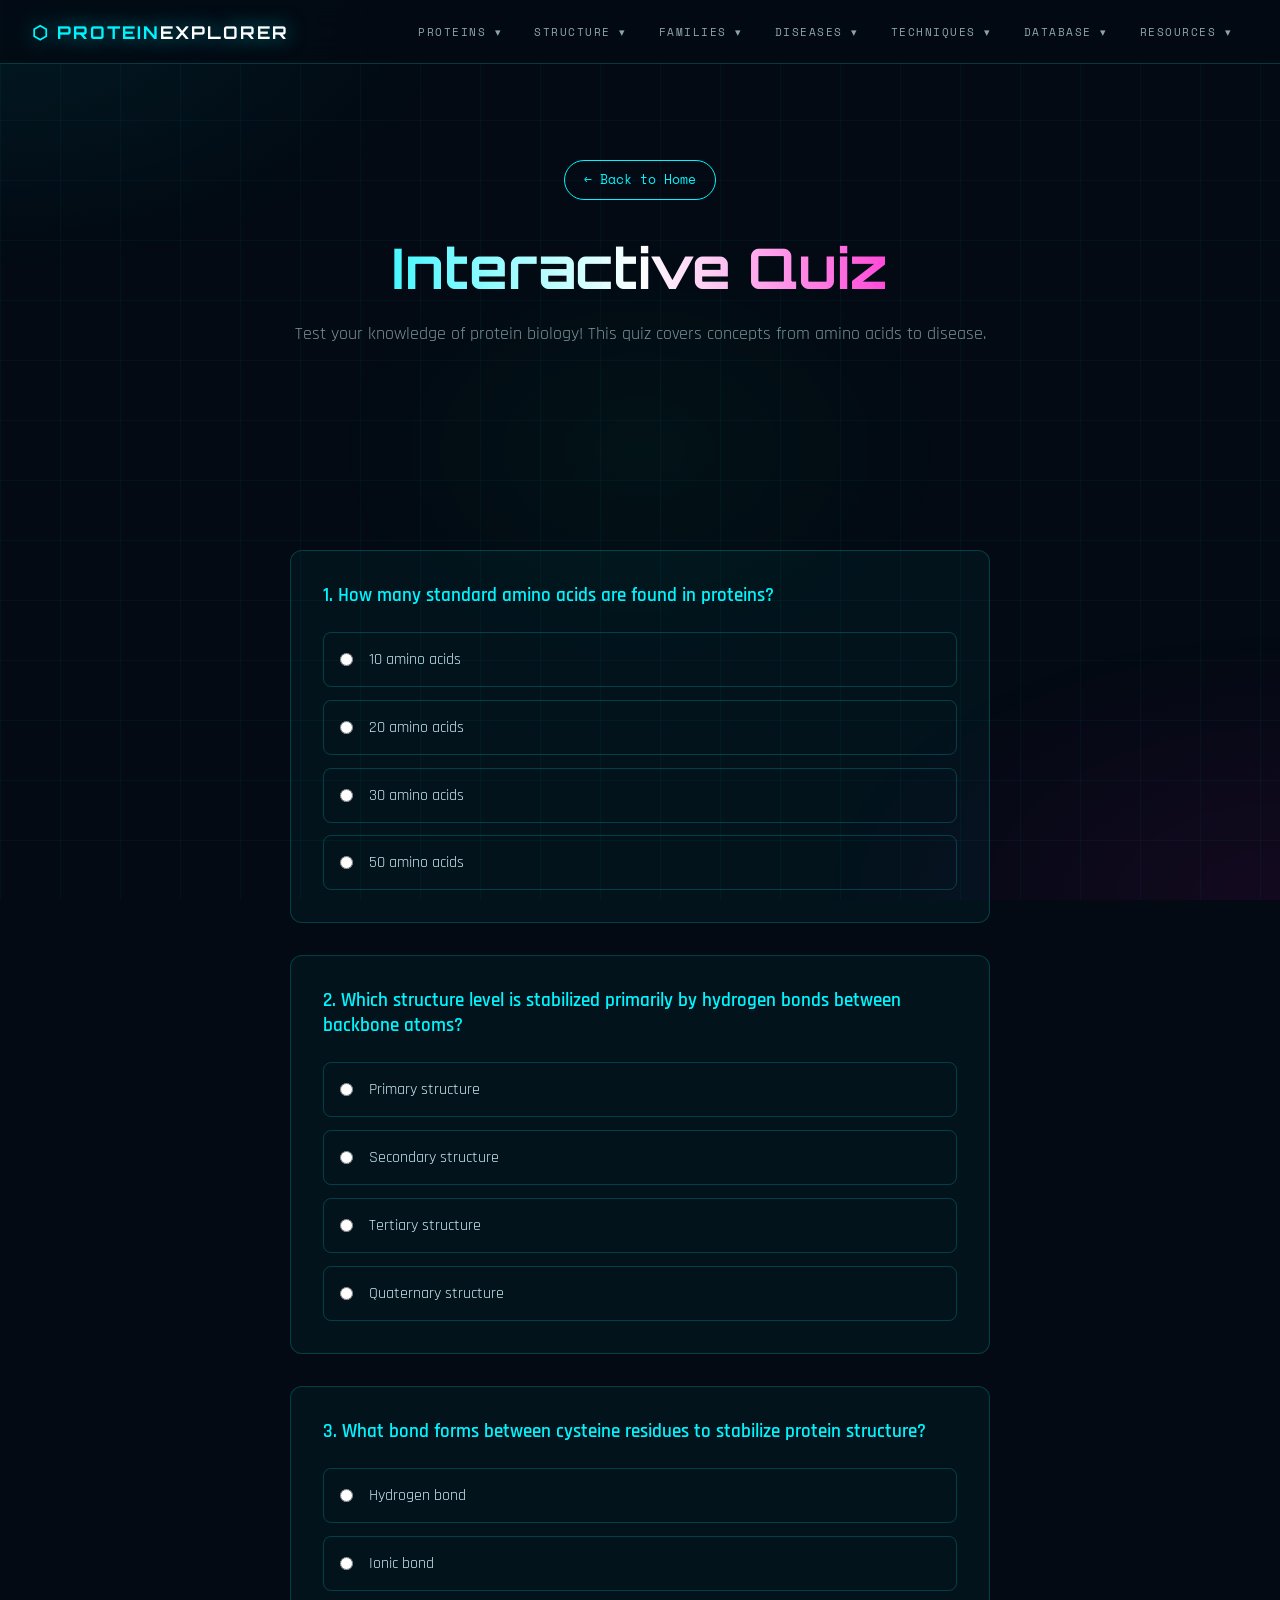
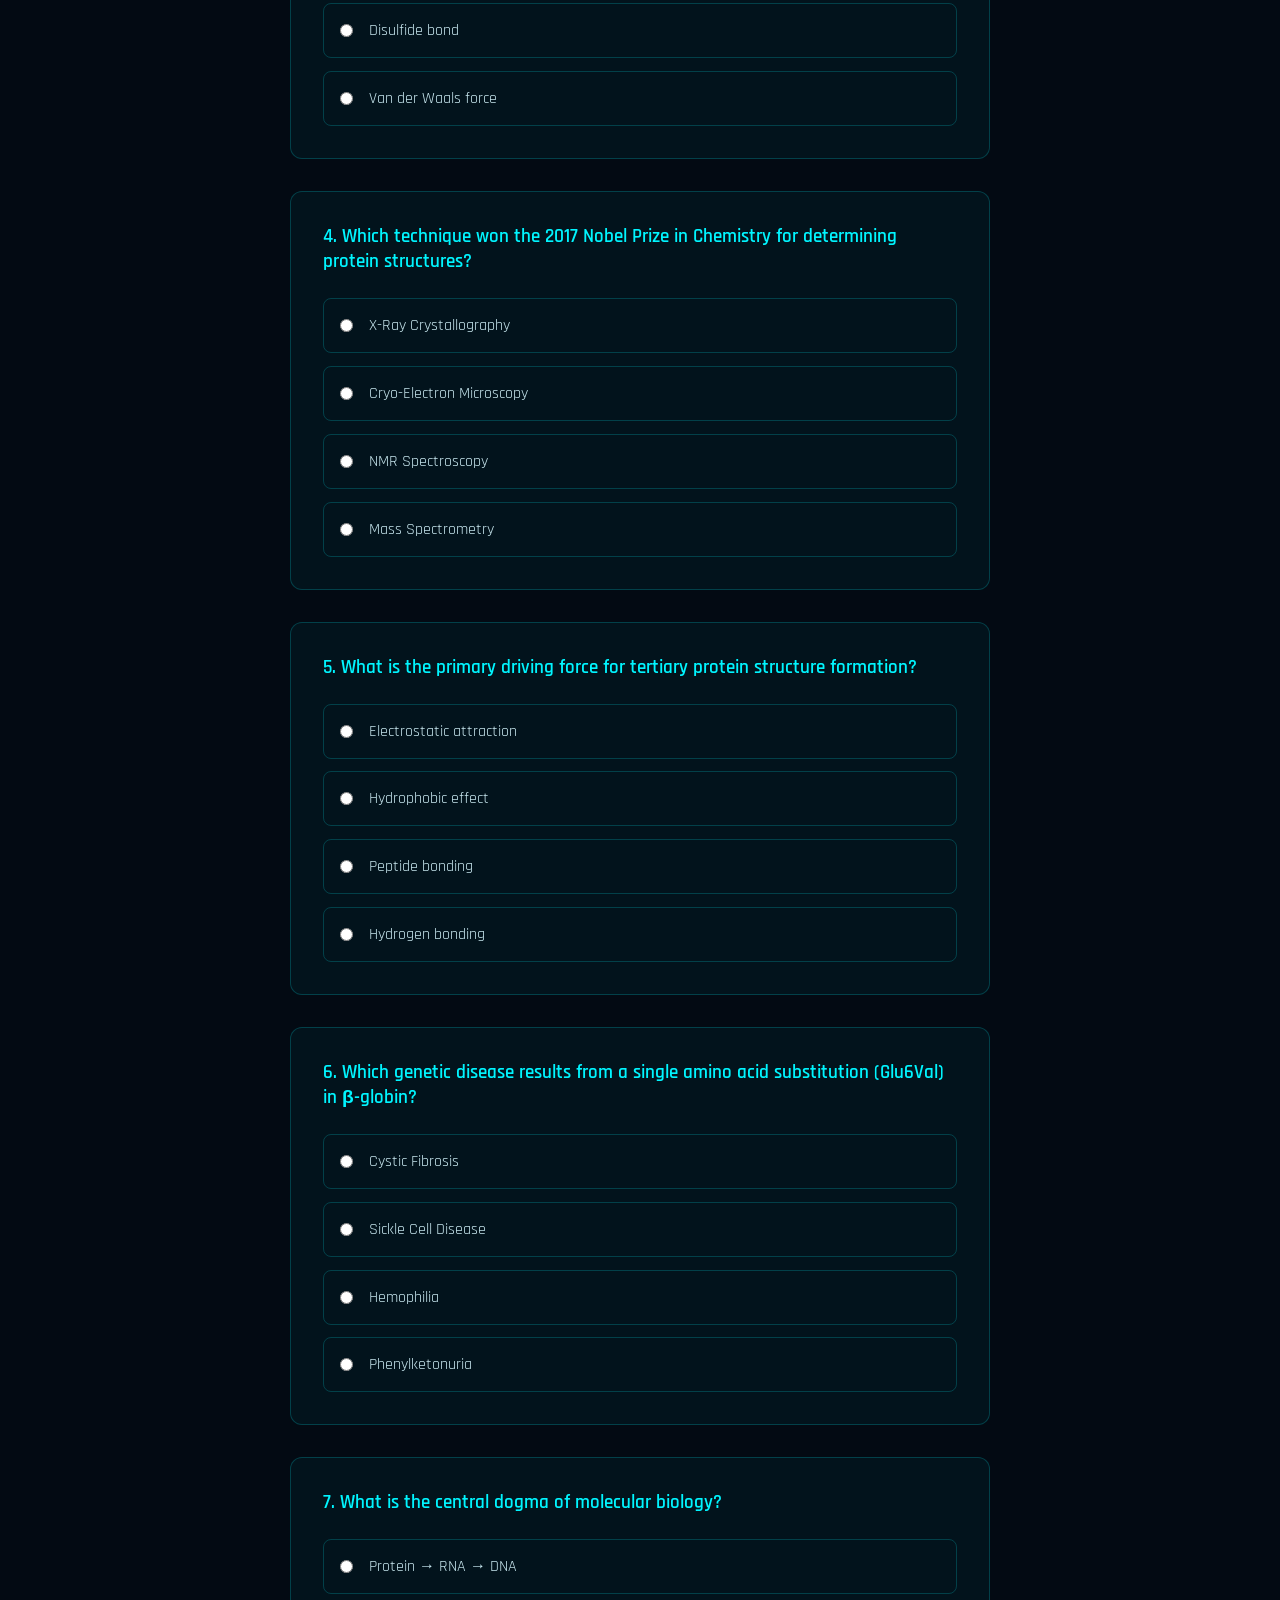
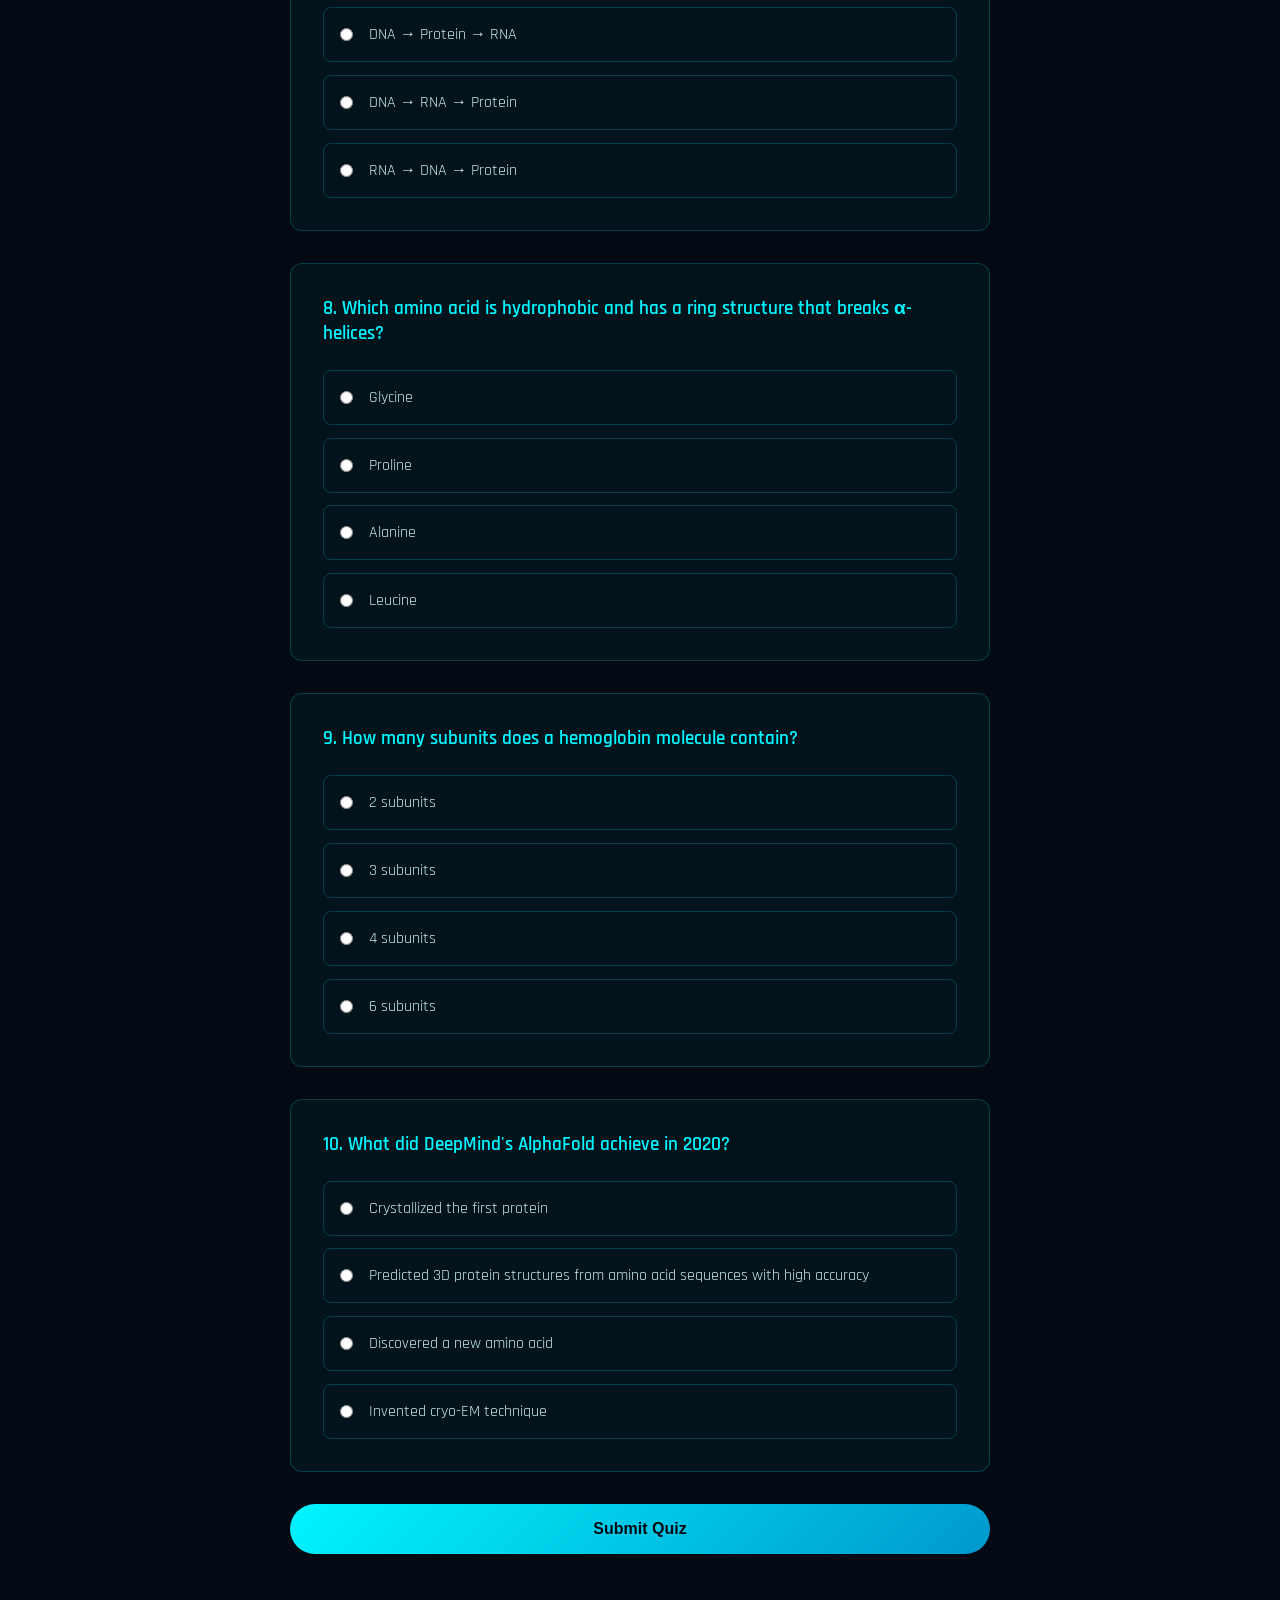
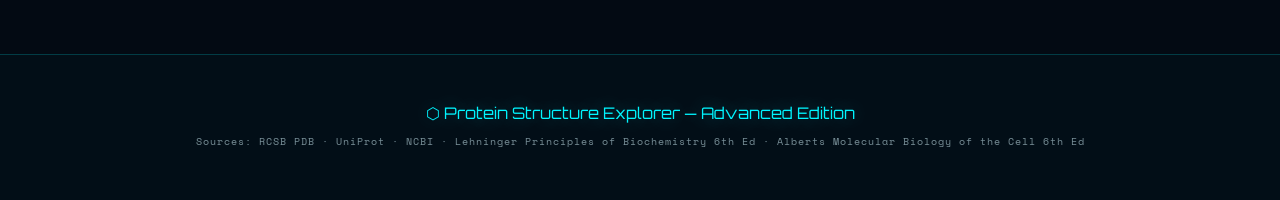
<file: quiz.html>
<!DOCTYPE html>
<html lang="en">
<head>
<meta charset="UTF-8">
<meta name="viewport" content="width=device-width, initial-scale=1.0">
<title>Interactive Quiz — Protein Structure Explorer</title>
<link rel="icon" href="molecules.png"/>
<link rel="preconnect" href="https://fonts.googleapis.com">
<link href="https://fonts.googleapis.com/css2?family=Orbitron:wght@400;600;700;900&family=Rajdhani:wght@300;400;500;600;700&family=Space+Mono:wght@400;700&display=swap" rel="stylesheet">
<link rel="stylesheet" href="styles.css">
<style>
.quiz-container {
  max-width: 700px;
  margin: 0 auto;
}

.question-card {
  background: var(--card-bg);
  border: 1px solid var(--border);
  border-radius: 12px;
  padding: 2rem;
  margin-bottom: 2rem;
}

.question-text {
  font-size: 1.2rem;
  color: var(--cyan);
  margin-bottom: 1.5rem;
  font-weight: 600;
}

.options {
  display: flex;
  flex-direction: column;
  gap: 0.8rem;
}

.option {
  display: flex;
  align-items: center;
  gap: 1rem;
  padding: 1rem;
  border: 1px solid var(--border);
  border-radius: 8px;
  cursor: pointer;
  transition: all 0.3s;
}

.option:hover {
  background: rgba(0,245,255,0.05);
  border-color: var(--cyan);
}

.option input[type="radio"] {
  cursor: pointer;
}

.option.correct {
  background: rgba(0,255,136,0.1);
  border-color: var(--green);
}

.option.incorrect {
  background: rgba(255,0,0,0.1);
  border-color: #ff6b6b;
}

.btn-submit {
  background: linear-gradient(135deg, var(--cyan), #0099cc);
  color: #030a13;
  padding: 1rem 2rem;
  border: none;
  border-radius: 50px;
  font-weight: 700;
  cursor: pointer;
  font-size: 1rem;
  width: 100%;
  transition: all 0.3s;
}

.btn-submit:hover {
  transform: translateY(-2px);
  box-shadow: 0 10px 30px rgba(0,245,255,0.3);
}

.score {
  text-align: center;
  font-size: 2rem;
  color: var(--green);
  margin: 2rem 0;
  font-weight: 700;
}
</style>
</head>
<body>

<!-- ══ NAVBAR ══ -->
<nav>
  <a href="index.html" class="nav-logo">⬡ PROTEIN<span>EXPLORER</span></a>
  <ul class="nav-links">

    <!-- 1. PROTEINS -->
    <li class="nav-item">
      <a href="introduction.html">Proteins ▾</a>
      <div class="mega-drop wide">
        <div class="drop-col">
          <div class="drop-col-title">Basics</div>
          <a class="drop-item" href="introduction.html"><span class="drop-icon">🧬</span><span class="drop-text"><span class="dt">What Are Proteins?</span><span class="dd">Definition & history</span></span></a>
          <a class="drop-item" href="amino-acids.html"><span class="drop-icon">⚗️</span><span class="drop-text"><span class="dt">Amino Acids</span><span class="dd">20 building blocks</span></span></a>
          <a class="drop-item" href="introduction.html"><span class="drop-icon">🔗</span><span class="drop-text"><span class="dt">Peptide Bonds</span><span class="dd">Condensation chemistry</span></span></a>
          <a class="drop-item" href="introduction.html"><span class="drop-icon">🌀</span><span class="drop-text"><span class="dt">Polypeptides</span><span class="dd">Chain formation</span></span></a>
          <a class="drop-item" href="protein-synthesis.html"><span class="drop-icon">🏭</span><span class="drop-text"><span class="dt">Ribosomes</span><span class="dd">Protein factories</span></span></a>
          <a class="drop-item" href="protein-synthesis.html"><span class="drop-icon">📐</span><span class="drop-text"><span class="dt">Central Dogma</span><span class="dd">DNA→RNA→Protein</span></span></a>
        </div>
        <div class="drop-col">
          <div class="drop-col-title">Types</div>
          <a class="drop-item" href="protein-families.html"><span class="drop-icon">⚡</span><span class="drop-text"><span class="dt">Enzymes</span><span class="dd">Biological catalysts</span></span></a>
          <a class="drop-item" href="protein-families.html"><span class="drop-icon">💉</span><span class="drop-text"><span class="dt">Hormones</span><span class="dd">Chemical messengers</span></span></a>
          <a class="drop-item" href="protein-families.html"><span class="drop-icon">🛡️</span><span class="drop-text"><span class="dt">Antibodies</span><span class="dd">Immune defenders</span></span></a>
          <a class="drop-item" href="protein-families.html"><span class="drop-icon">🚌</span><span class="drop-text"><span class="dt">Transport</span><span class="dd">Hemoglobin, albumin</span></span></a>
          <a class="drop-item" href="protein-families.html"><span class="drop-icon">🏗️</span><span class="drop-text"><span class="dt">Structural</span><span class="dd">Collagen, keratin</span></span></a>
          <a class="drop-item" href="protein-families.html"><span class="drop-icon">🏃</span><span class="drop-text"><span class="dt">Motor Proteins</span><span class="dd">Myosin, kinesin</span></span></a>
        </div>
        <div class="drop-col">
          <div class="drop-col-title">Functions</div>
          <a class="drop-item" href="protein-families.html"><span class="drop-icon">🔬</span><span class="drop-text"><span class="dt">Catalysis</span><span class="dd">Enzyme mechanisms</span></span></a>
          <a class="drop-item" href="introduction.html"><span class="drop-icon">📡</span><span class="drop-text"><span class="dt">Cell Signaling</span><span class="dd">Receptors & cascades</span></span></a>
          <a class="drop-item" href="protein-synthesis.html"><span class="drop-icon">🧬</span><span class="drop-text"><span class="dt">DNA Replication</span><span class="dd">Polymerases</span></span></a>
          <a class="drop-item" href="protein-families.html"><span class="drop-icon">💪</span><span class="drop-text"><span class="dt">Muscle Contraction</span><span class="dd">Actin–myosin cycle</span></span></a>
          <a class="drop-item" href="diseases.html"><span class="drop-icon">🦠</span><span class="drop-text"><span class="dt">Immune Defense</span><span class="dd">Antibodies & MHC</span></span></a>
          <a class="drop-item" href="protein-families.html"><span class="drop-icon">🩸</span><span class="drop-text"><span class="dt">O₂ Transport</span><span class="dd">Hemoglobin & myoglobin</span></span></a>
        </div>
      </div>
    </li>

    <!-- 2. STRUCTURE LEVELS -->
    <li class="nav-item">
      <a href="protein-structure-levels.html">Structure ▾</a>
      <div class="mega-drop">
        <div class="drop-col">
          <div class="drop-col-title">4 Levels</div>
          <a class="drop-item" href="protein-structure-levels.html"><span class="drop-icon">①</span><span class="drop-text"><span class="dt">Primary</span><span class="dd">Amino acid sequence</span></span></a>
          <a class="drop-item" href="protein-structure-levels.html"><span class="drop-icon">②</span><span class="drop-text"><span class="dt">Secondary</span><span class="dd">α-helices & β-sheets</span></span></a>
          <a class="drop-item" href="protein-structure-levels.html"><span class="drop-icon">③</span><span class="drop-text"><span class="dt">Tertiary</span><span class="dd">3D globular fold</span></span></a>
          <a class="drop-item" href="protein-structure-levels.html"><span class="drop-icon">④</span><span class="drop-text"><span class="dt">Quaternary</span><span class="dd">Multi-subunit complexes</span></span></a>
        </div>
        <div class="drop-col">
          <div class="drop-col-title">Key Concepts</div>
          <a class="drop-item" href="protein-structure-levels.html"><span class="drop-icon">🔄</span><span class="drop-text"><span class="dt">H-Bonds</span><span class="dd">Backbone interactions</span></span></a>
          <a class="drop-item" href="protein-structure-levels.html"><span class="drop-icon">💧</span><span class="drop-text"><span class="dt">Hydrophobic Core</span><span class="dd">Driving force for folding</span></span></a>
          <a class="drop-item" href="protein-structure-levels.html"><span class="drop-icon">⚙️</span><span class="drop-text"><span class="dt">Disulfide Bonds</span><span class="dd">Covalent stabilization</span></span></a>
          <a class="drop-item" href="protein-structure-levels.html"><span class="drop-icon">📊</span><span class="drop-text"><span class="dt">Ramachandran Plot</span><span class="dd">Allowed φ/ψ angles</span></span></a>
        </div>
      </div>
    </li>

    <!-- 3D Models removed -->

    <!-- 4. FAMILIES -->
    <li class="nav-item">
      <a href="protein-families.html">Families ▾</a>
      <div class="mega-drop">
        <div class="drop-col">
          <div class="drop-col-title">Categories</div>
          <a class="drop-item" href="protein-families.html"><span class="drop-icon">⚽</span><span class="drop-text"><span class="dt">Globular</span><span class="dd">Compact & soluble</span></span></a>
          <a class="drop-item" href="protein-families.html"><span class="drop-icon">🧵</span><span class="drop-text"><span class="dt">Fibrous</span><span class="dd">Structural filaments</span></span></a>
          <a class="drop-item" href="protein-families.html"><span class="drop-icon">🫧</span><span class="drop-text"><span class="dt">Membrane</span><span class="dd">Embedded in bilayer</span></span></a>
          <a class="drop-item" href="protein-families.html"><span class="drop-icon">🌊</span><span class="drop-text"><span class="dt">Disordered</span><span class="dd">No fixed structure</span></span></a>
        </div>
        <div class="drop-col">
          <div class="drop-col-title">Specialized</div>
          <a class="drop-item" href="protein-families.html"><span class="drop-icon">🔧</span><span class="drop-text"><span class="dt">Enzymes</span><span class="dd">6 EC classes</span></span></a>
          <a class="drop-item" href="protein-families.html"><span class="drop-icon">🛡️</span><span class="drop-text"><span class="dt">Antibodies</span><span class="dd">5 immunoglobulin classes</span></span></a>
          <a class="drop-item" href="protein-families.html"><span class="drop-icon">🏃</span><span class="drop-text"><span class="dt">Motor Proteins</span><span class="dd">Myosin, kinesin, dynein</span></span></a>
          <a class="drop-item" href="protein-families.html"><span class="drop-icon">🫂</span><span class="drop-text"><span class="dt">Chaperones</span><span class="dd">Folding assistants</span></span></a>
        </div>
      </div>
    </li>

    <!-- 5. DISEASES -->
    <li class="nav-item">
      <a href="diseases.html">Diseases ▾</a>
      <div class="mega-drop">
        <div class="drop-col">
          <div class="drop-col-title">Misfolding</div>
          <a class="drop-item" href="diseases.html"><span class="drop-icon">🧠</span><span class="drop-text"><span class="dt">Alzheimer's</span><span class="dd">Aβ plaques + tau tangles</span></span></a>
          <a class="drop-item" href="diseases.html"><span class="drop-icon">🤝</span><span class="drop-text"><span class="dt">Parkinson's</span><span class="dd">α-synuclein Lewy bodies</span></span></a>
          <a class="drop-item" href="diseases.html"><span class="drop-icon">👻</span><span class="drop-text"><span class="dt">Prion Diseases</span><span class="dd">PrPc → PrPsc</span></span></a>
        </div>
        <div class="drop-col">
          <div class="drop-col-title">Genetic</div>
          <a class="drop-item" href="diseases.html"><span class="drop-icon">🩸</span><span class="drop-text"><span class="dt">Sickle Cell</span><span class="dd">Glu6Val in β-globin</span></span></a>
          <a class="drop-item" href="diseases.html"><span class="drop-icon">🫁</span><span class="drop-text"><span class="dt">Cystic Fibrosis</span><span class="dd">CFTR mutations</span></span></a>
          <a class="drop-item" href="diseases.html"><span class="drop-icon">🦴</span><span class="drop-text"><span class="dt">Osteogenesis Imperfecta</span><span class="dd">Defective collagen</span></span></a>
          <a class="drop-item" href="diseases.html"><span class="drop-icon">🧬</span><span class="drop-text"><span class="dt">PKU</span><span class="dd">Phenylalanine accumulation</span></span></a>
        </div>
      </div>
    </li>

    <!-- 6. TECHNIQUES -->
    <li class="nav-item">
      <a href="techniques.html">Techniques ▾</a>
      <div class="mega-drop">
        <div class="drop-col">
          <div class="drop-col-title">Structural</div>
          <a class="drop-item" href="techniques.html"><span class="drop-icon">💎</span><span class="drop-text"><span class="dt">X-Ray Crystallography</span><span class="dd">Atomic resolution</span></span></a>
          <a class="drop-item" href="techniques.html"><span class="drop-icon">🧲</span><span class="drop-text"><span class="dt">NMR Spectroscopy</span><span class="dd">Solution structures</span></span></a>
          <a class="drop-item" href="techniques.html"><span class="drop-icon">❄️</span><span class="drop-text"><span class="dt">Cryo-EM</span><span class="dd">Resolution revolution</span></span></a>
          <a class="drop-item" href="techniques.html"><span class="drop-icon">🤖</span><span class="drop-text"><span class="dt">AlphaFold AI</span><span class="dd">AI structure prediction</span></span></a>
        </div>
        <div class="drop-col">
          <div class="drop-col-title">Analytical</div>
          <a class="drop-item" href="techniques.html"><span class="drop-icon">⚖️</span><span class="drop-text"><span class="dt">Mass Spectrometry</span><span class="dd">Protein identification</span></span></a>
          <a class="drop-item" href="techniques.html"><span class="drop-icon">🌈</span><span class="drop-text"><span class="dt">CD Spectroscopy</span><span class="dd">Secondary structure</span></span></a>
          <a class="drop-item" href="techniques.html"><span class="drop-icon">💡</span><span class="drop-text"><span class="dt">FRET</span><span class="dd">Molecular distances</span></span></a>
          <a class="drop-item" href="techniques.html"><span class="drop-icon">🧫</span><span class="drop-text"><span class="dt">SDS-PAGE/Western</span><span class="dd">Size separation</span></span></a>
        </div>
      </div>
    </li>

    <!-- 7. DATABASE -->
    <li class="nav-item">
      <a href="pdb.html">Database ▾</a>
      <div class="mega-drop">
        <div class="drop-col">
          <div class="drop-col-title">Databases</div>
          <a class="drop-item" href="pdb.html"><span class="drop-icon">🏛️</span><span class="drop-text"><span class="dt">Protein Data Bank</span><span class="dd">200K+ structures</span></span></a>
          <a class="drop-item" href="pdb.html"><span class="drop-icon">🤖</span><span class="drop-text"><span class="dt">AlphaFold DB</span><span class="dd">200M+ predictions</span></span></a>
          <a class="drop-item" href="pdb.html"><span class="drop-icon">📚</span><span class="drop-text"><span class="dt">UniProt</span><span class="dd">Protein knowledgebase</span></span></a>
          <a class="drop-item" href="pdb.html"><span class="drop-icon">🔬</span><span class="drop-text"><span class="dt">NCBI Protein</span><span class="dd">Sequence database</span></span></a>
        </div>
        <div class="drop-col">
          <div class="drop-col-title">Tools</div>
          <a class="drop-item" href="pdb.html"><span class="drop-icon">🖥️</span><span class="drop-text"><span class="dt">PyMOL</span><span class="dd">Structure visualization</span></span></a>
          <a class="drop-item" href="pdb.html"><span class="drop-icon">💻</span><span class="drop-text"><span class="dt">BLAST</span><span class="dd">Sequence alignment</span></span></a>
          <a class="drop-item" href="pdb.html"><span class="drop-icon">🌐</span><span class="drop-text"><span class="dt">Mol* Viewer</span><span class="dd">Web-based 3D viewer</span></span></a>
          <a class="drop-item" href="pdb.html"><span class="drop-icon">🧮</span><span class="drop-text"><span class="dt">Clustal Omega</span><span class="dd">Multiple alignment</span></span></a>
        </div>
      </div>
    </li>

    <!-- 8. RESOURCES -->
    <li class="nav-item">
      <a href="quiz.html">Resources ▾</a>
      <div class="mega-drop">
        <div class="drop-col">
          <div class="drop-col-title">Self-Test & Reference</div>
          <a class="drop-item" href="quiz.html"><span class="drop-icon">❓</span><span class="drop-text"><span class="dt">10-Question Quiz</span><span class="dd">Test your knowledge</span></span></a>
          <a class="drop-item" href="glossary.html"><span class="drop-icon">📖</span><span class="drop-text"><span class="dt">Glossary A–Z</span><span class="dd">60+ searchable terms</span></span></a>
          <a class="drop-item" href="protein-families.html"><span class="drop-icon">🔍</span><span class="drop-text"><span class="dt">Protein Profiles</span><span class="dd">10 case studies</span></span></a>
          <a class="drop-item" href="evolution.html"><span class="drop-icon">🧫</span><span class="drop-text"><span class="dt">Bioinformatics</span><span class="dd">Evolution & tools</span></span></a>
        </div>
      </div>
    </li>

  </ul>
</nav>

<!-- ══ PAGE HEADER ══ -->
<div class="page-header">
  <div>
    <a href="index.html" class="back-btn">← Back to Home</a>
    <h1>Interactive <span style="color:var(--cyan)">Quiz</span></h1>
    <p>Test your knowledge of protein biology! This quiz covers concepts from amino acids to disease.</p>
  </div>
</div>

<section>
  <div class="section-inner quiz-container">
    <form id="quizForm" onsubmit="submitQuiz(event)">
      
      <!-- Question 1 -->
      <div class="question-card">
        <div class="question-text">1. How many standard amino acids are found in proteins?</div>
        <div class="options">
          <label class="option">
            <input type="radio" name="q1" value="a"> 10 amino acids
          </label>
          <label class="option">
            <input type="radio" name="q1" value="b"> 20 amino acids
          </label>
          <label class="option">
            <input type="radio" name="q1" value="c"> 30 amino acids
          </label>
          <label class="option">
            <input type="radio" name="q1" value="d"> 50 amino acids
          </label>
        </div>
      </div>

      <!-- Question 2 -->
      <div class="question-card">
        <div class="question-text">2. Which structure level is stabilized primarily by hydrogen bonds between backbone atoms?</div>
        <div class="options">
          <label class="option">
            <input type="radio" name="q2" value="a"> Primary structure
          </label>
          <label class="option">
            <input type="radio" name="q2" value="b"> Secondary structure
          </label>
          <label class="option">
            <input type="radio" name="q2" value="c"> Tertiary structure
          </label>
          <label class="option">
            <input type="radio" name="q2" value="d"> Quaternary structure
          </label>
        </div>
      </div>

      <!-- Question 3 -->
      <div class="question-card">
        <div class="question-text">3. What bond forms between cysteine residues to stabilize protein structure?</div>
        <div class="options">
          <label class="option">
            <input type="radio" name="q3" value="a"> Hydrogen bond
          </label>
          <label class="option">
            <input type="radio" name="q3" value="b"> Ionic bond
          </label>
          <label class="option">
            <input type="radio" name="q3" value="c"> Disulfide bond
          </label>
          <label class="option">
            <input type="radio" name="q3" value="d"> Van der Waals force
          </label>
        </div>
      </div>

      <!-- Question 4 -->
      <div class="question-card">
        <div class="question-text">4. Which technique won the 2017 Nobel Prize in Chemistry for determining protein structures?</div>
        <div class="options">
          <label class="option">
            <input type="radio" name="q4" value="a"> X-Ray Crystallography
          </label>
          <label class="option">
            <input type="radio" name="q4" value="b"> Cryo-Electron Microscopy
          </label>
          <label class="option">
            <input type="radio" name="q4" value="c"> NMR Spectroscopy
          </label>
          <label class="option">
            <input type="radio" name="q4" value="d"> Mass Spectrometry
          </label>
        </div>
      </div>

      <!-- Question 5 -->
      <div class="question-card">
        <div class="question-text">5. What is the primary driving force for tertiary protein structure formation?</div>
        <div class="options">
          <label class="option">
            <input type="radio" name="q5" value="a"> Electrostatic attraction
          </label>
          <label class="option">
            <input type="radio" name="q5" value="b"> Hydrophobic effect
          </label>
          <label class="option">
            <input type="radio" name="q5" value="c"> Peptide bonding
          </label>
          <label class="option">
            <input type="radio" name="q5" value="d"> Hydrogen bonding
          </label>
        </div>
      </div>

      <!-- Question 6 -->
      <div class="question-card">
        <div class="question-text">6. Which genetic disease results from a single amino acid substitution (Glu6Val) in β-globin?</div>
        <div class="options">
          <label class="option">
            <input type="radio" name="q6" value="a"> Cystic Fibrosis
          </label>
          <label class="option">
            <input type="radio" name="q6" value="b"> Sickle Cell Disease
          </label>
          <label class="option">
            <input type="radio" name="q6" value="c"> Hemophilia
          </label>
          <label class="option">
            <input type="radio" name="q6" value="d"> Phenylketonuria
          </label>
        </div>
      </div>

      <!-- Question 7 -->
      <div class="question-card">
        <div class="question-text">7. What is the central dogma of molecular biology?</div>
        <div class="options">
          <label class="option">
            <input type="radio" name="q7" value="a"> Protein → RNA → DNA
          </label>
          <label class="option">
            <input type="radio" name="q7" value="b"> DNA → Protein → RNA
          </label>
          <label class="option">
            <input type="radio" name="q7" value="c"> DNA → RNA → Protein
          </label>
          <label class="option">
            <input type="radio" name="q7" value="d"> RNA → DNA → Protein
          </label>
        </div>
      </div>

      <!-- Question 8 -->
      <div class="question-card">
        <div class="question-text">8. Which amino acid is hydrophobic and has a ring structure that breaks α-helices?</div>
        <div class="options">
          <label class="option">
            <input type="radio" name="q8" value="a"> Glycine
          </label>
          <label class="option">
            <input type="radio" name="q8" value="b"> Proline
          </label>
          <label class="option">
            <input type="radio" name="q8" value="c"> Alanine
          </label>
          <label class="option">
            <input type="radio" name="q8" value="d"> Leucine
          </label>
        </div>
      </div>

      <!-- Question 9 -->
      <div class="question-card">
        <div class="question-text">9. How many subunits does a hemoglobin molecule contain?</div>
        <div class="options">
          <label class="option">
            <input type="radio" name="q9" value="a"> 2 subunits
          </label>
          <label class="option">
            <input type="radio" name="q9" value="b"> 3 subunits
          </label>
          <label class="option">
            <input type="radio" name="q9" value="c"> 4 subunits
          </label>
          <label class="option">
            <input type="radio" name="q9" value="d"> 6 subunits
          </label>
        </div>
      </div>

      <!-- Question 10 -->
      <div class="question-card">
        <div class="question-text">10. What did DeepMind's AlphaFold achieve in 2020?</div>
        <div class="options">
          <label class="option">
            <input type="radio" name="q10" value="a"> Crystallized the first protein
          </label>
          <label class="option">
            <input type="radio" name="q10" value="b"> Predicted 3D protein structures from amino acid sequences with high accuracy
          </label>
          <label class="option">
            <input type="radio" name="q10" value="c"> Discovered a new amino acid
          </label>
          <label class="option">
            <input type="radio" name="q10" value="d"> Invented cryo-EM technique
          </label>
        </div>
      </div>

      <button type="submit" class="btn-submit">Submit Quiz</button>
    </form>
    
    <div id="results" style="display:none;">
      <h2 style="text-align:center;color:var(--cyan);margin-top:3rem;">Quiz Results</h2>
      <div id="scoreDisplay" class="score"></div>
      <div id="detailedResults"></div>
      <button class="btn-primary" onclick="location.reload()" style="margin-top:2rem;display:block;margin-left:auto;margin-right:auto;">Retake Quiz</button>
    </div>
  </div>
</section>

<!-- ══ FOOTER ══ -->
<footer>
  <div class="footer-title">⬡ Protein Structure Explorer — Advanced Edition</div>
  <div class="footer-sub">
    Sources: RCSB PDB · UniProt · NCBI · Lehninger Principles of Biochemistry 6th Ed · Alberts Molecular Biology of the Cell 6th Ed
  </div>
</footer>

<script>
const answers = {
  q1: 'b',
  q2: 'b',
  q3: 'c',
  q4: 'b',
  q5: 'b',
  q6: 'b',
  q7: 'c',
  q8: 'b',
  q9: 'c',
  q10: 'b'
};

function submitQuiz(event) {
  event.preventDefault();
  
  let score = 0;
  let total = Object.keys(answers).length;
  
  for (let i = 1; i <= total; i++) {
    const questionName = 'q' + i;
    const selected = document.querySelector('input[name="' + questionName + '"]:checked');
    if (selected && selected.value === answers[questionName]) {
      score++;
      selected.parentElement.classList.add('correct');
    } else if (selected) {
      selected.parentElement.classList.add('incorrect');
    }
  }
  
  const percentage = Math.round((score / total) * 100);
  
  document.getElementById('quizForm').style.display = 'none';
  document.getElementById('results').style.display = 'block';
  document.getElementById('scoreDisplay').textContent = score + ' / ' + total + ' (' + percentage + '%)';
}
</script>

<script src="script.js"></script>
</body>
</html>
</file>
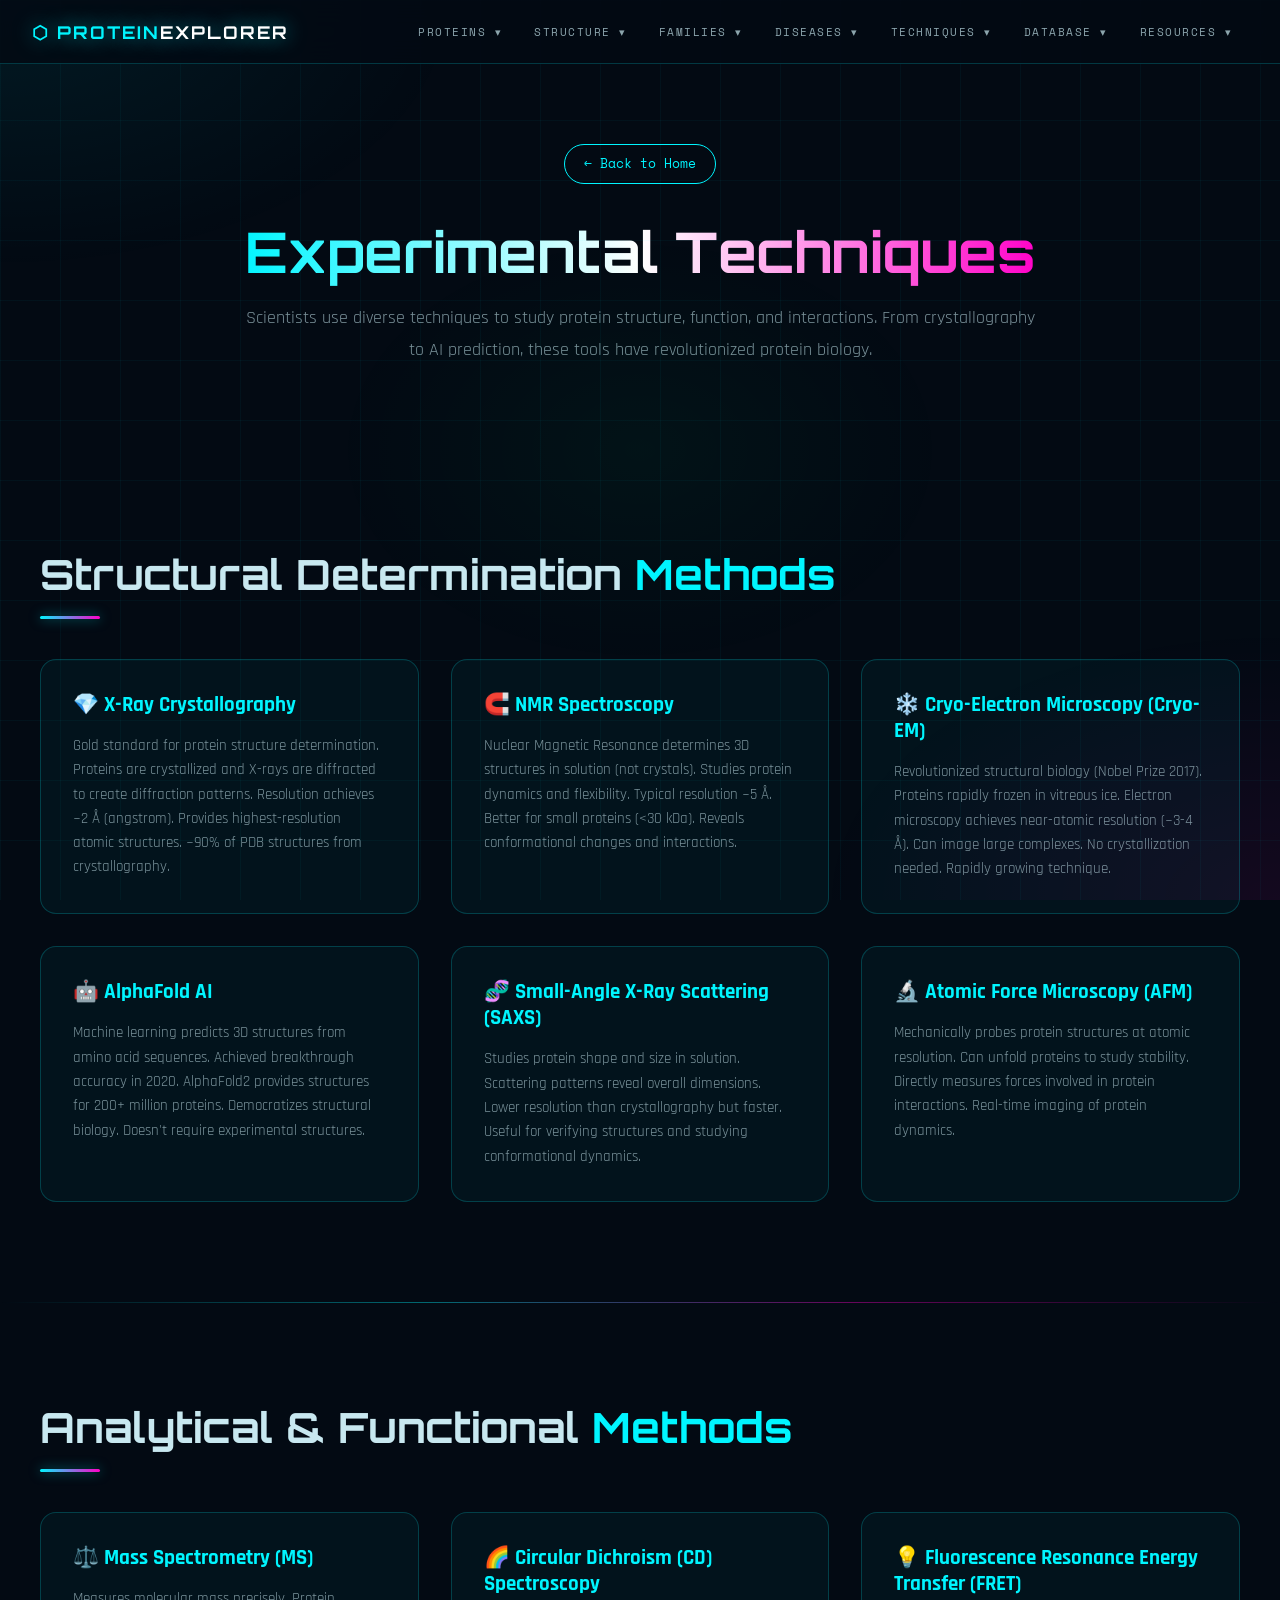
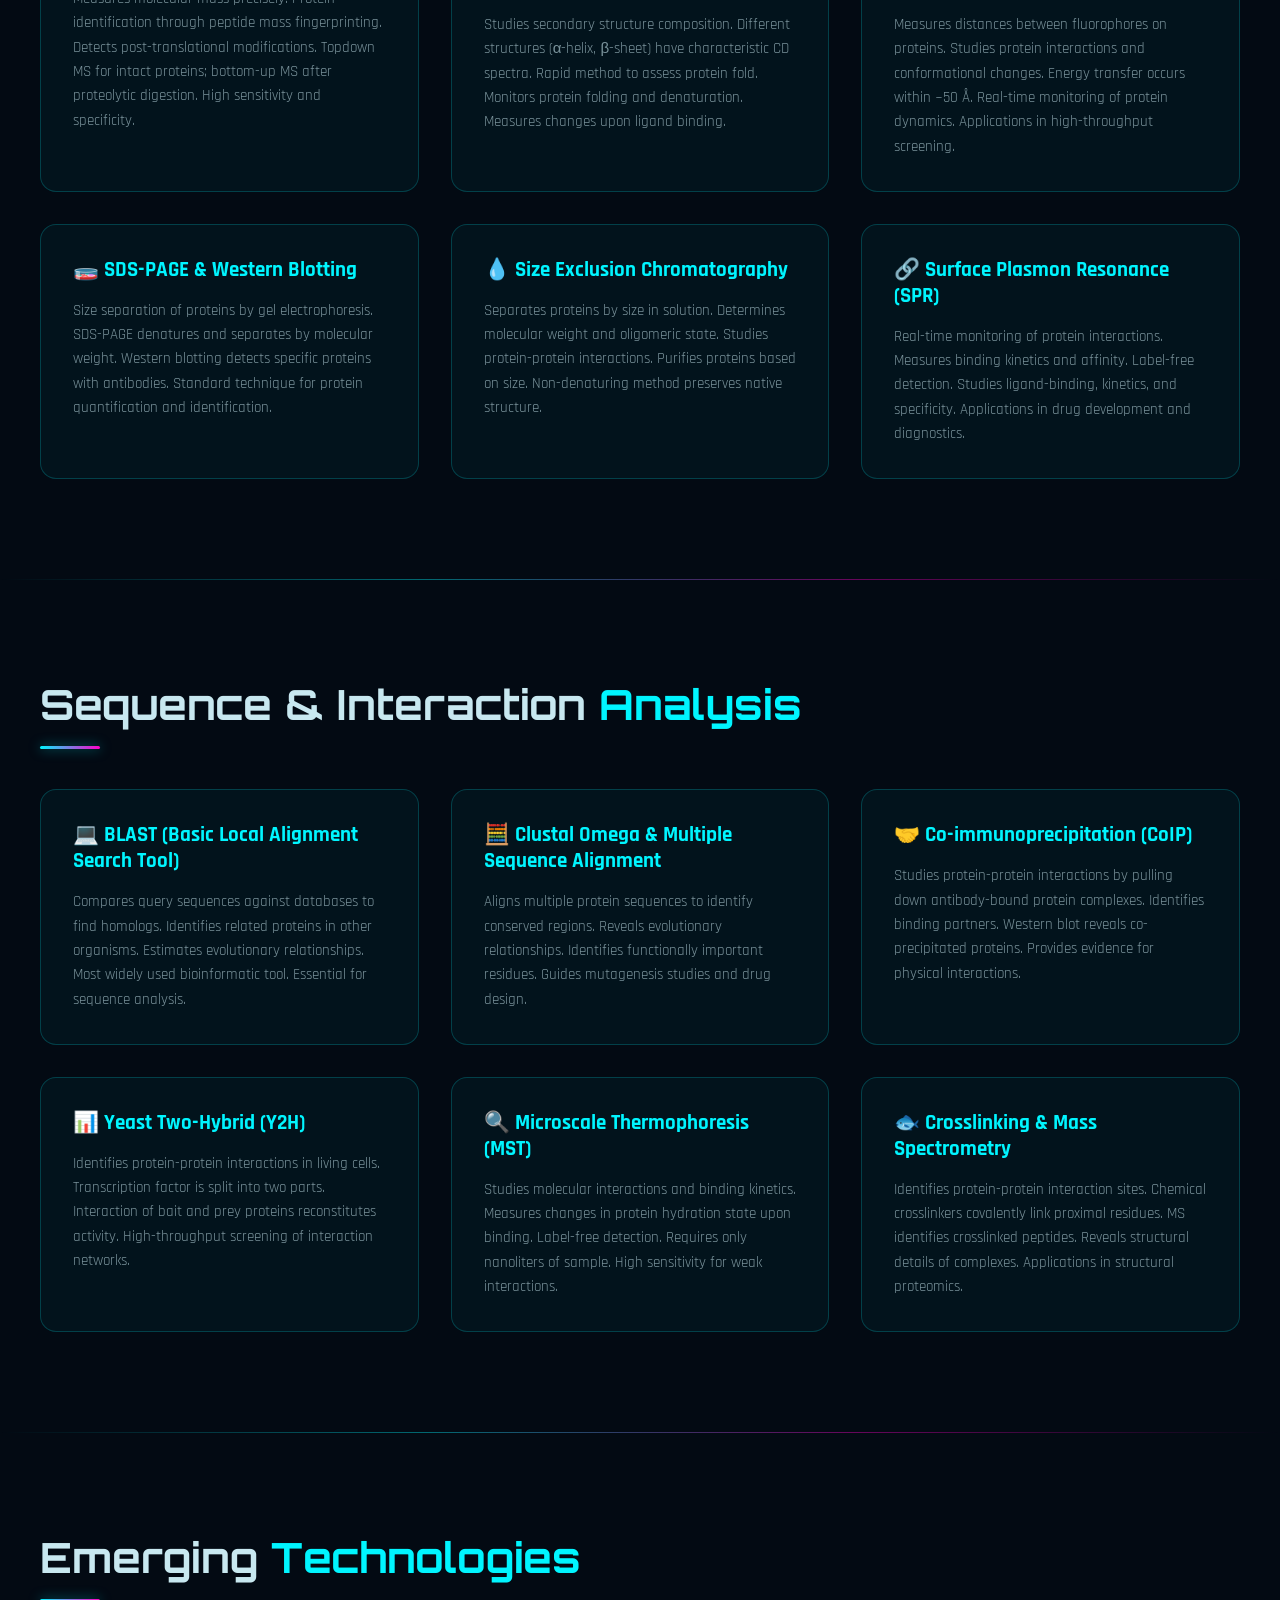
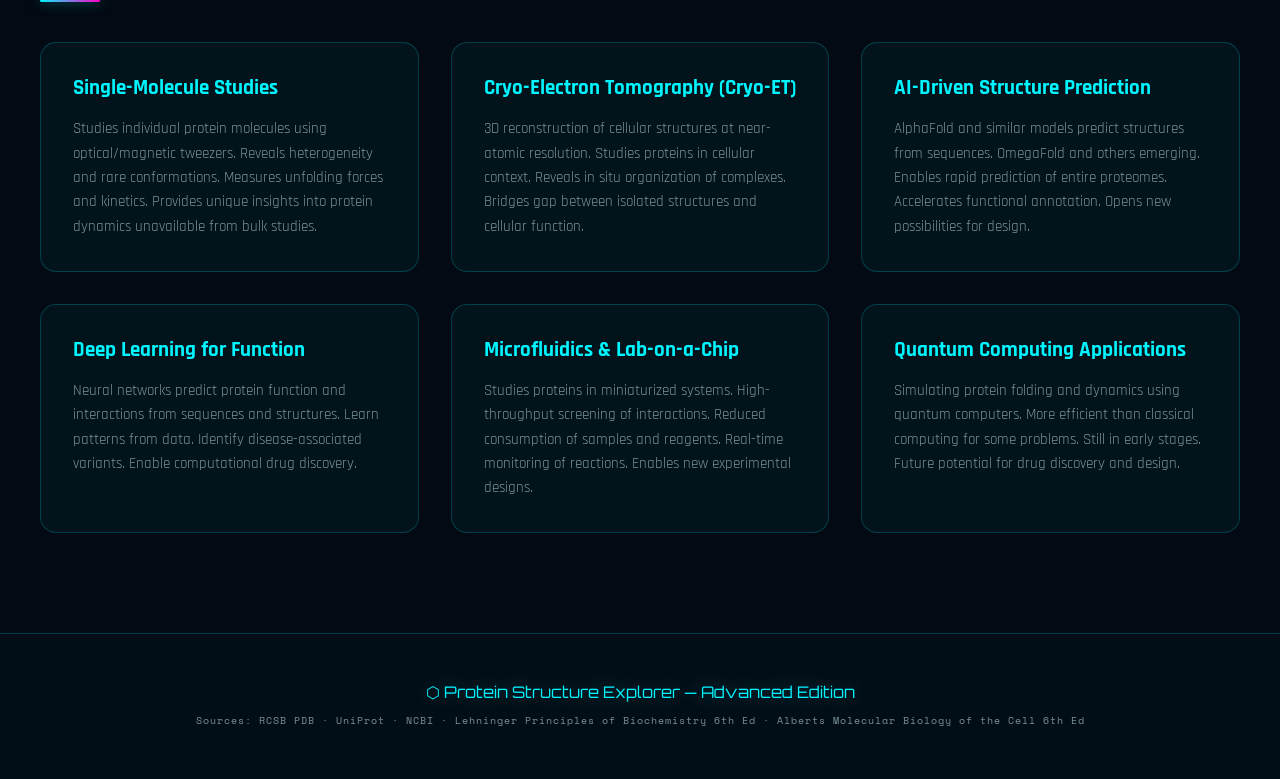
<file: techniques.html>
<!DOCTYPE html>
<html lang="en">
<head>
<meta charset="UTF-8">
<meta name="viewport" content="width=device-width, initial-scale=1.0">
<title>Experimental Techniques — Protein Structure Explorer</title>
<link rel="icon" href="molecules.png"/>
<link rel="preconnect" href="https://fonts.googleapis.com">
<link href="https://fonts.googleapis.com/css2?family=Orbitron:wght@400;600;700;900&family=Rajdhani:wght@300;400;500;600;700&family=Space+Mono:wght@400;700&display=swap" rel="stylesheet">
<link rel="stylesheet" href="styles.css">
</head>
<body>

<!-- ══ NAVBAR ══ -->
<nav>
  <a href="index.html" class="nav-logo">⬡ PROTEIN<span>EXPLORER</span></a>
  <ul class="nav-links">

    <!-- 1. PROTEINS -->
    <li class="nav-item">
      <a href="introduction.html">Proteins ▾</a>
      <div class="mega-drop wide">
        <div class="drop-col">
          <div class="drop-col-title">Basics</div>
          <a class="drop-item" href="introduction.html"><span class="drop-icon">🧬</span><span class="drop-text"><span class="dt">What Are Proteins?</span><span class="dd">Definition & history</span></span></a>
          <a class="drop-item" href="amino-acids.html"><span class="drop-icon">⚗️</span><span class="drop-text"><span class="dt">Amino Acids</span><span class="dd">20 building blocks</span></span></a>
          <a class="drop-item" href="introduction.html"><span class="drop-icon">🔗</span><span class="drop-text"><span class="dt">Peptide Bonds</span><span class="dd">Condensation chemistry</span></span></a>
          <a class="drop-item" href="introduction.html"><span class="drop-icon">🌀</span><span class="drop-text"><span class="dt">Polypeptides</span><span class="dd">Chain formation</span></span></a>
          <a class="drop-item" href="protein-synthesis.html"><span class="drop-icon">🏭</span><span class="drop-text"><span class="dt">Ribosomes</span><span class="dd">Protein factories</span></span></a>
          <a class="drop-item" href="protein-synthesis.html"><span class="drop-icon">📐</span><span class="drop-text"><span class="dt">Central Dogma</span><span class="dd">DNA→RNA→Protein</span></span></a>
        </div>
        <div class="drop-col">
          <div class="drop-col-title">Types</div>
          <a class="drop-item" href="protein-families.html"><span class="drop-icon">⚡</span><span class="drop-text"><span class="dt">Enzymes</span><span class="dd">Biological catalysts</span></span></a>
          <a class="drop-item" href="protein-families.html"><span class="drop-icon">💉</span><span class="drop-text"><span class="dt">Hormones</span><span class="dd">Chemical messengers</span></span></a>
          <a class="drop-item" href="protein-families.html"><span class="drop-icon">🛡️</span><span class="drop-text"><span class="dt">Antibodies</span><span class="dd">Immune defenders</span></span></a>
          <a class="drop-item" href="protein-families.html"><span class="drop-icon">🚌</span><span class="drop-text"><span class="dt">Transport</span><span class="dd">Hemoglobin, albumin</span></span></a>
          <a class="drop-item" href="protein-families.html"><span class="drop-icon">🏗️</span><span class="drop-text"><span class="dt">Structural</span><span class="dd">Collagen, keratin</span></span></a>
          <a class="drop-item" href="protein-families.html"><span class="drop-icon">🏃</span><span class="drop-text"><span class="dt">Motor Proteins</span><span class="dd">Myosin, kinesin</span></span></a>
        </div>
        <div class="drop-col">
          <div class="drop-col-title">Functions</div>
          <a class="drop-item" href="protein-families.html"><span class="drop-icon">🔬</span><span class="drop-text"><span class="dt">Catalysis</span><span class="dd">Enzyme mechanisms</span></span></a>
          <a class="drop-item" href="introduction.html"><span class="drop-icon">📡</span><span class="drop-text"><span class="dt">Cell Signaling</span><span class="dd">Receptors & cascades</span></span></a>
          <a class="drop-item" href="protein-synthesis.html"><span class="drop-icon">🧬</span><span class="drop-text"><span class="dt">DNA Replication</span><span class="dd">Polymerases</span></span></a>
          <a class="drop-item" href="protein-families.html"><span class="drop-icon">💪</span><span class="drop-text"><span class="dt">Muscle Contraction</span><span class="dd">Actin–myosin cycle</span></span></a>
          <a class="drop-item" href="diseases.html"><span class="drop-icon">🦠</span><span class="drop-text"><span class="dt">Immune Defense</span><span class="dd">Antibodies & MHC</span></span></a>
          <a class="drop-item" href="protein-families.html"><span class="drop-icon">🩸</span><span class="drop-text"><span class="dt">O₂ Transport</span><span class="dd">Hemoglobin & myoglobin</span></span></a>
        </div>
      </div>
    </li>

    <!-- 2. STRUCTURE LEVELS -->
    <li class="nav-item">
      <a href="protein-structure-levels.html">Structure ▾</a>
      <div class="mega-drop">
        <div class="drop-col">
          <div class="drop-col-title">4 Levels</div>
          <a class="drop-item" href="protein-structure-levels.html"><span class="drop-icon">①</span><span class="drop-text"><span class="dt">Primary</span><span class="dd">Amino acid sequence</span></span></a>
          <a class="drop-item" href="protein-structure-levels.html"><span class="drop-icon">②</span><span class="drop-text"><span class="dt">Secondary</span><span class="dd">α-helices & β-sheets</span></span></a>
          <a class="drop-item" href="protein-structure-levels.html"><span class="drop-icon">③</span><span class="drop-text"><span class="dt">Tertiary</span><span class="dd">3D globular fold</span></span></a>
          <a class="drop-item" href="protein-structure-levels.html"><span class="drop-icon">④</span><span class="drop-text"><span class="dt">Quaternary</span><span class="dd">Multi-subunit complexes</span></span></a>
        </div>
        <div class="drop-col">
          <div class="drop-col-title">Key Concepts</div>
          <a class="drop-item" href="protein-structure-levels.html"><span class="drop-icon">🔄</span><span class="drop-text"><span class="dt">H-Bonds</span><span class="dd">Backbone interactions</span></span></a>
          <a class="drop-item" href="protein-structure-levels.html"><span class="drop-icon">💧</span><span class="drop-text"><span class="dt">Hydrophobic Core</span><span class="dd">Driving force for folding</span></span></a>
          <a class="drop-item" href="protein-structure-levels.html"><span class="drop-icon">⚙️</span><span class="drop-text"><span class="dt">Disulfide Bonds</span><span class="dd">Covalent stabilization</span></span></a>
          <a class="drop-item" href="protein-structure-levels.html"><span class="drop-icon">📊</span><span class="drop-text"><span class="dt">Ramachandran Plot</span><span class="dd">Allowed φ/ψ angles</span></span></a>
        </div>
      </div>
    </li>

    <!-- 3D Models removed -->

    <!-- 4. FAMILIES -->
    <li class="nav-item">
      <a href="protein-families.html">Families ▾</a>
      <div class="mega-drop">
        <div class="drop-col">
          <div class="drop-col-title">Categories</div>
          <a class="drop-item" href="protein-families.html"><span class="drop-icon">⚽</span><span class="drop-text"><span class="dt">Globular</span><span class="dd">Compact & soluble</span></span></a>
          <a class="drop-item" href="protein-families.html"><span class="drop-icon">🧵</span><span class="drop-text"><span class="dt">Fibrous</span><span class="dd">Structural filaments</span></span></a>
          <a class="drop-item" href="protein-families.html"><span class="drop-icon">🫧</span><span class="drop-text"><span class="dt">Membrane</span><span class="dd">Embedded in bilayer</span></span></a>
          <a class="drop-item" href="protein-families.html"><span class="drop-icon">🌊</span><span class="drop-text"><span class="dt">Disordered</span><span class="dd">No fixed structure</span></span></a>
        </div>
        <div class="drop-col">
          <div class="drop-col-title">Specialized</div>
          <a class="drop-item" href="protein-families.html"><span class="drop-icon">🔧</span><span class="drop-text"><span class="dt">Enzymes</span><span class="dd">6 EC classes</span></span></a>
          <a class="drop-item" href="protein-families.html"><span class="drop-icon">🛡️</span><span class="drop-text"><span class="dt">Antibodies</span><span class="dd">5 immunoglobulin classes</span></span></a>
          <a class="drop-item" href="protein-families.html"><span class="drop-icon">🏃</span><span class="drop-text"><span class="dt">Motor Proteins</span><span class="dd">Myosin, kinesin, dynein</span></span></a>
          <a class="drop-item" href="protein-families.html"><span class="drop-icon">🫂</span><span class="drop-text"><span class="dt">Chaperones</span><span class="dd">Folding assistants</span></span></a>
        </div>
      </div>
    </li>

    <!-- 5. DISEASES -->
    <li class="nav-item">
      <a href="diseases.html">Diseases ▾</a>
      <div class="mega-drop">
        <div class="drop-col">
          <div class="drop-col-title">Misfolding</div>
          <a class="drop-item" href="diseases.html"><span class="drop-icon">🧠</span><span class="drop-text"><span class="dt">Alzheimer's</span><span class="dd">Aβ plaques + tau tangles</span></span></a>
          <a class="drop-item" href="diseases.html"><span class="drop-icon">🤝</span><span class="drop-text"><span class="dt">Parkinson's</span><span class="dd">α-synuclein Lewy bodies</span></span></a>
          <a class="drop-item" href="diseases.html"><span class="drop-icon">👻</span><span class="drop-text"><span class="dt">Prion Diseases</span><span class="dd">PrPc → PrPsc</span></span></a>
        </div>
        <div class="drop-col">
          <div class="drop-col-title">Genetic</div>
          <a class="drop-item" href="diseases.html"><span class="drop-icon">🩸</span><span class="drop-text"><span class="dt">Sickle Cell</span><span class="dd">Glu6Val in β-globin</span></span></a>
          <a class="drop-item" href="diseases.html"><span class="drop-icon">🫁</span><span class="drop-text"><span class="dt">Cystic Fibrosis</span><span class="dd">CFTR mutations</span></span></a>
          <a class="drop-item" href="diseases.html"><span class="drop-icon">🦴</span><span class="drop-text"><span class="dt">Osteogenesis Imperfecta</span><span class="dd">Defective collagen</span></span></a>
          <a class="drop-item" href="diseases.html"><span class="drop-icon">🧬</span><span class="drop-text"><span class="dt">PKU</span><span class="dd">Phenylalanine accumulation</span></span></a>
        </div>
      </div>
    </li>

    <!-- 6. TECHNIQUES -->
    <li class="nav-item">
      <a href="techniques.html">Techniques ▾</a>
      <div class="mega-drop">
        <div class="drop-col">
          <div class="drop-col-title">Structural</div>
          <a class="drop-item" href="techniques.html"><span class="drop-icon">💎</span><span class="drop-text"><span class="dt">X-Ray Crystallography</span><span class="dd">Atomic resolution</span></span></a>
          <a class="drop-item" href="techniques.html"><span class="drop-icon">🧲</span><span class="drop-text"><span class="dt">NMR Spectroscopy</span><span class="dd">Solution structures</span></span></a>
          <a class="drop-item" href="techniques.html"><span class="drop-icon">❄️</span><span class="drop-text"><span class="dt">Cryo-EM</span><span class="dd">Resolution revolution</span></span></a>
          <a class="drop-item" href="techniques.html"><span class="drop-icon">🤖</span><span class="drop-text"><span class="dt">AlphaFold AI</span><span class="dd">AI structure prediction</span></span></a>
        </div>
        <div class="drop-col">
          <div class="drop-col-title">Analytical</div>
          <a class="drop-item" href="techniques.html"><span class="drop-icon">⚖️</span><span class="drop-text"><span class="dt">Mass Spectrometry</span><span class="dd">Protein identification</span></span></a>
          <a class="drop-item" href="techniques.html"><span class="drop-icon">🌈</span><span class="drop-text"><span class="dt">CD Spectroscopy</span><span class="dd">Secondary structure</span></span></a>
          <a class="drop-item" href="techniques.html"><span class="drop-icon">💡</span><span class="drop-text"><span class="dt">FRET</span><span class="dd">Molecular distances</span></span></a>
          <a class="drop-item" href="techniques.html"><span class="drop-icon">🧫</span><span class="drop-text"><span class="dt">SDS-PAGE/Western</span><span class="dd">Size separation</span></span></a>
        </div>
      </div>
    </li>

    <!-- 7. DATABASE -->
    <li class="nav-item">
      <a href="pdb.html">Database ▾</a>
      <div class="mega-drop">
        <div class="drop-col">
          <div class="drop-col-title">Databases</div>
          <a class="drop-item" href="pdb.html"><span class="drop-icon">🏛️</span><span class="drop-text"><span class="dt">Protein Data Bank</span><span class="dd">200K+ structures</span></span></a>
          <a class="drop-item" href="pdb.html"><span class="drop-icon">🤖</span><span class="drop-text"><span class="dt">AlphaFold DB</span><span class="dd">200M+ predictions</span></span></a>
          <a class="drop-item" href="pdb.html"><span class="drop-icon">📚</span><span class="drop-text"><span class="dt">UniProt</span><span class="dd">Protein knowledgebase</span></span></a>
          <a class="drop-item" href="pdb.html"><span class="drop-icon">🔬</span><span class="drop-text"><span class="dt">NCBI Protein</span><span class="dd">Sequence database</span></span></a>
        </div>
        <div class="drop-col">
          <div class="drop-col-title">Tools</div>
          <a class="drop-item" href="pdb.html"><span class="drop-icon">🖥️</span><span class="drop-text"><span class="dt">PyMOL</span><span class="dd">Structure visualization</span></span></a>
          <a class="drop-item" href="pdb.html"><span class="drop-icon">💻</span><span class="drop-text"><span class="dt">BLAST</span><span class="dd">Sequence alignment</span></span></a>
          <a class="drop-item" href="pdb.html"><span class="drop-icon">🌐</span><span class="drop-text"><span class="dt">Mol* Viewer</span><span class="dd">Web-based 3D viewer</span></span></a>
          <a class="drop-item" href="pdb.html"><span class="drop-icon">🧮</span><span class="drop-text"><span class="dt">Clustal Omega</span><span class="dd">Multiple alignment</span></span></a>
        </div>
      </div>
    </li>

    <!-- 8. RESOURCES -->
    <li class="nav-item">
      <a href="quiz.html">Resources ▾</a>
      <div class="mega-drop">
        <div class="drop-col">
          <div class="drop-col-title">Self-Test & Reference</div>
          <a class="drop-item" href="quiz.html"><span class="drop-icon">❓</span><span class="drop-text"><span class="dt">10-Question Quiz</span><span class="dd">Test your knowledge</span></span></a>
          <a class="drop-item" href="glossary.html"><span class="drop-icon">📖</span><span class="drop-text"><span class="dt">Glossary A–Z</span><span class="dd">60+ searchable terms</span></span></a>
          <a class="drop-item" href="protein-families.html"><span class="drop-icon">🔍</span><span class="drop-text"><span class="dt">Protein Profiles</span><span class="dd">10 case studies</span></span></a>
          <a class="drop-item" href="evolution.html"><span class="drop-icon">🧫</span><span class="drop-text"><span class="dt">Bioinformatics</span><span class="dd">Evolution & tools</span></span></a>
        </div>
      </div>
    </li>

  </ul>
</nav>

<!-- ══ PAGE HEADER ══ -->
<div class="page-header">
  <div>
    <a href="index.html" class="back-btn">← Back to Home</a>
    <h1>Experimental <span style="color:var(--cyan)">Techniques</span></h1>
    <p>Scientists use diverse techniques to study protein structure, function, and interactions. From crystallography to AI prediction, these tools have revolutionized protein biology.</p>
  </div>
</div>

<section>
  <div class="section-inner">
    <h2 class="section-title">Structural Determination <span>Methods</span></h2>
    <div class="section-divider"></div>
    
    <div class="cards-grid">
      <div class="content-card">
        <h3>💎 X-Ray Crystallography</h3>
        <p>Gold standard for protein structure determination. Proteins are crystallized and X-rays are diffracted to create diffraction patterns. Resolution achieves ~2 Å (angstrom). Provides highest-resolution atomic structures. ~90% of PDB structures from crystallography.</p>
      </div>
      
      <div class="content-card">
        <h3>🧲 NMR Spectroscopy</h3>
        <p>Nuclear Magnetic Resonance determines 3D structures in solution (not crystals). Studies protein dynamics and flexibility. Typical resolution ~5 Å. Better for small proteins (<30 kDa). Reveals conformational changes and interactions.</p>
      </div>
      
      <div class="content-card">
        <h3>❄️ Cryo-Electron Microscopy (Cryo-EM)</h3>
        <p>Revolutionized structural biology (Nobel Prize 2017). Proteins rapidly frozen in vitreous ice. Electron microscopy achieves near-atomic resolution (~3-4 Å). Can image large complexes. No crystallization needed. Rapidly growing technique.</p>
      </div>
      
      <div class="content-card">
        <h3>🤖 AlphaFold AI</h3>
        <p>Machine learning predicts 3D structures from amino acid sequences. Achieved breakthrough accuracy in 2020. AlphaFold2 provides structures for 200+ million proteins. Democratizes structural biology. Doesn't require experimental structures.</p>
      </div>
      
      <div class="content-card">
        <h3>🧬 Small-Angle X-Ray Scattering (SAXS)</h3>
        <p>Studies protein shape and size in solution. Scattering patterns reveal overall dimensions. Lower resolution than crystallography but faster. Useful for verifying structures and studying conformational dynamics.</p>
      </div>
      
      <div class="content-card">
        <h3>🔬 Atomic Force Microscopy (AFM)</h3>
        <p>Mechanically probes protein structures at atomic resolution. Can unfold proteins to study stability. Directly measures forces involved in protein interactions. Real-time imaging of protein dynamics.</p>
      </div>
    </div>
  </div>
</section>

<div class="section-sep"></div>

<section>
  <div class="section-inner">
    <h2 class="section-title">Analytical &amp; Functional <span>Methods</span></h2>
    <div class="section-divider"></div>
    
    <div class="cards-grid">
      <div class="content-card">
        <h3>⚖️ Mass Spectrometry (MS)</h3>
        <p>Measures molecular mass precisely. Protein identification through peptide mass fingerprinting. Detects post-translational modifications. Topdown MS for intact proteins; bottom-up MS after proteolytic digestion. High sensitivity and specificity.</p>
      </div>
      
      <div class="content-card">
        <h3>🌈 Circular Dichroism (CD) Spectroscopy</h3>
        <p>Studies secondary structure composition. Different structures (α-helix, β-sheet) have characteristic CD spectra. Rapid method to assess protein fold. Monitors protein folding and denaturation. Measures changes upon ligand binding.</p>
      </div>
      
      <div class="content-card">
        <h3>💡 Fluorescence Resonance Energy Transfer (FRET)</h3>
        <p>Measures distances between fluorophores on proteins. Studies protein interactions and conformational changes. Energy transfer occurs within ~50 Å. Real-time monitoring of protein dynamics. Applications in high-throughput screening.</p>
      </div>
      
      <div class="content-card">
        <h3>🧫 SDS-PAGE & Western Blotting</h3>
        <p>Size separation of proteins by gel electrophoresis. SDS-PAGE denatures and separates by molecular weight. Western blotting detects specific proteins with antibodies. Standard technique for protein quantification and identification.</p>
      </div>
      
      <div class="content-card">
        <h3>💧 Size Exclusion Chromatography</h3>
        <p>Separates proteins by size in solution. Determines molecular weight and oligomeric state. Studies protein-protein interactions. Purifies proteins based on size. Non-denaturing method preserves native structure.</p>
      </div>
      
      <div class="content-card">
        <h3>🔗 Surface Plasmon Resonance (SPR)</h3>
        <p>Real-time monitoring of protein interactions. Measures binding kinetics and affinity. Label-free detection. Studies ligand-binding, kinetics, and specificity. Applications in drug development and diagnostics.</p>
      </div>
    </div>
  </div>
</section>

<div class="section-sep"></div>

<section>
  <div class="section-inner">
    <h2 class="section-title">Sequence &amp; Interaction <span>Analysis</span></h2>
    <div class="section-divider"></div>
    
    <div class="cards-grid">
      <div class="content-card">
        <h3>💻 BLAST (Basic Local Alignment Search Tool)</h3>
        <p>Compares query sequences against databases to find homologs. Identifies related proteins in other organisms. Estimates evolutionary relationships. Most widely used bioinformatic tool. Essential for sequence analysis.</p>
      </div>
      
      <div class="content-card">
        <h3>🧮 Clustal Omega & Multiple Sequence Alignment</h3>
        <p>Aligns multiple protein sequences to identify conserved regions. Reveals evolutionary relationships. Identifies functionally important residues. Guides mutagenesis studies and drug design.</p>
      </div>
      
      <div class="content-card">
        <h3>🤝 Co-immunoprecipitation (CoIP)</h3>
        <p>Studies protein-protein interactions by pulling down antibody-bound protein complexes. Identifies binding partners. Western blot reveals co-precipitated proteins. Provides evidence for physical interactions.</p>
      </div>
      
      <div class="content-card">
        <h3>📊 Yeast Two-Hybrid (Y2H)</h3>
        <p>Identifies protein-protein interactions in living cells. Transcription factor is split into two parts. Interaction of bait and prey proteins reconstitutes activity. High-throughput screening of interaction networks.</p>
      </div>
      
      <div class="content-card">
        <h3>🔍 Microscale Thermophoresis (MST)</h3>
        <p>Studies molecular interactions and binding kinetics. Measures changes in protein hydration state upon binding. Label-free detection. Requires only nanoliters of sample. High sensitivity for weak interactions.</p>
      </div>
      
      <div class="content-card">
        <h3>🐟 Crosslinking & Mass Spectrometry</h3>
        <p>Identifies protein-protein interaction sites. Chemical crosslinkers covalently link proximal residues. MS identifies crosslinked peptides. Reveals structural details of complexes. Applications in structural proteomics.</p>
      </div>
    </div>
  </div>
</section>

<div class="section-sep"></div>

<section>
  <div class="section-inner">
    <h2 class="section-title">Emerging <span>Technologies</span></h2>
    <div class="section-divider"></div>
    
    <div class="cards-grid">
      <div class="content-card">
        <h3>Single-Molecule Studies</h3>
        <p>Studies individual protein molecules using optical/magnetic tweezers. Reveals heterogeneity and rare conformations. Measures unfolding forces and kinetics. Provides unique insights into protein dynamics unavailable from bulk studies.</p>
      </div>
      
      <div class="content-card">
        <h3>Cryo-Electron Tomography (Cryo-ET)</h3>
        <p>3D reconstruction of cellular structures at near-atomic resolution. Studies proteins in cellular context. Reveals in situ organization of complexes. Bridges gap between isolated structures and cellular function.</p>
      </div>
      
      <div class="content-card">
        <h3>AI-Driven Structure Prediction</h3>
        <p>AlphaFold and similar models predict structures from sequences. OmegaFold and others emerging. Enables rapid prediction of entire proteomes. Accelerates functional annotation. Opens new possibilities for design.</p>
      </div>
      
      <div class="content-card">
        <h3>Deep Learning for Function</h3>
        <p>Neural networks predict protein function and interactions from sequences and structures. Learn patterns from data. Identify disease-associated variants. Enable computational drug discovery.</p>
      </div>
      
      <div class="content-card">
        <h3>Microfluidics & Lab-on-a-Chip</h3>
        <p>Studies proteins in miniaturized systems. High-throughput screening of interactions. Reduced consumption of samples and reagents. Real-time monitoring of reactions. Enables new experimental designs.</p>
      </div>
      
      <div class="content-card">
        <h3>Quantum Computing Applications</h3>
        <p>Simulating protein folding and dynamics using quantum computers. More efficient than classical computing for some problems. Still in early stages. Future potential for drug discovery and design.</p>
      </div>
    </div>
  </div>
</section>

<!-- ══ FOOTER ══ -->
<footer>
  <div class="footer-title">⬡ Protein Structure Explorer — Advanced Edition</div>
  <div class="footer-sub">
    Sources: RCSB PDB · UniProt · NCBI · Lehninger Principles of Biochemistry 6th Ed · Alberts Molecular Biology of the Cell 6th Ed
  </div>
</footer>

<script src="script.js"></script>
</body>
</html>
</file>
<file: styles.css>
/* ══════════════════════════════════════════════
   CSS VARIABLES & RESET
══════════════════════════════════════════════ */
:root {
  --cyan: #00f5ff;
  --magenta: #ff00c8;
  --green: #00ff88;
  --gold: #ffd700;
  --bg: #030a13;
  --card-bg: rgba(0,245,255,0.04);
  --border: rgba(0,245,255,0.2);
  --text: #c8e8f0;
  --text-dim: rgba(200,232,240,0.6);
}
*,*::before,*::after{box-sizing:border-box;margin:0;padding:0}
html{scroll-behavior:smooth}
body{
  font-family:'Rajdhani',sans-serif;
  background:var(--bg);
  color:var(--text);
  overflow-x:hidden;
  position:relative;
}

/* ── BACKGROUND ── */
body::before{
  content:'';
  position:fixed;inset:0;z-index:0;pointer-events:none;
  background:
    radial-gradient(ellipse 60% 50% at 0% 0%, rgba(0,245,255,0.07) 0%, transparent 60%),
    radial-gradient(ellipse 60% 50% at 100% 100%, rgba(255,0,200,0.07) 0%, transparent 60%),
    radial-gradient(ellipse 40% 40% at 50% 50%, rgba(0,255,136,0.04) 0%, transparent 60%);
}
body::after{
  content:'';
  position:fixed;inset:0;z-index:0;pointer-events:none;
  background-image:
    linear-gradient(rgba(0,245,255,0.04) 1px, transparent 1px),
    linear-gradient(90deg, rgba(0,245,255,0.04) 1px, transparent 1px);
  background-size:60px 60px;
  animation:gridMove 20s linear infinite;
}
@keyframes gridMove{
  0%{background-position:0 0}
  100%{background-position:60px 60px}
}

/* ══════════════════════════════════════════════
   NAVBAR
══════════════════════════════════════════════ */
nav{
  position:fixed;top:0;left:0;right:0;z-index:1000;
  background:rgba(3,10,19,0.85);
  backdrop-filter:blur(20px);
  border-bottom:1px solid var(--border);
  padding:0 2rem;
  height:64px;
  display:flex;align-items:center;justify-content:space-between;
}
.nav-logo{
  font-family:'Orbitron',sans-serif;
  font-size:1.1rem;font-weight:700;
  color:var(--cyan);
  text-shadow:0 0 20px rgba(0,245,255,0.6);
  letter-spacing:2px;
  white-space:nowrap;
  text-decoration:none;
}
.nav-logo span{color:#fff}
.nav-links{
  display:flex;gap:0;list-style:none;
  position:relative;
}
.nav-item{position:relative}
.nav-item>a{
  display:block;padding:0 1rem;
  font-family:'Space Mono',monospace;
  font-size:0.68rem;font-weight:400;
  color:rgba(200,232,240,0.7);
  text-transform:uppercase;letter-spacing:1.5px;
  text-decoration:none;
  height:64px;line-height:64px;
  transition:all .3s;
  white-space:nowrap;
  border-bottom:2px solid transparent;
}
.nav-item:hover>a{
  color:var(--cyan);
  text-shadow:0 0 12px rgba(0,245,255,0.7);
  border-bottom-color:var(--cyan);
}
/* ── MEGA DROPDOWN ── */
.mega-drop{
  position:absolute;top:64px;left:50%;transform:translateX(-50%);
  background:rgba(3,10,19,0.97);
  backdrop-filter:blur(24px);
  border:1px solid var(--border);
  border-radius:16px;
  padding:1.5rem;
  min-width:520px;
  opacity:0;visibility:hidden;
  transform:translateX(-50%) translateY(-10px);
  transition:all .35s cubic-bezier(.4,0,.2,1);
  box-shadow:0 20px 60px rgba(0,0,0,0.7),0 0 40px rgba(0,245,255,0.06);
  display:flex;gap:1.5rem;
}
.nav-item:hover .mega-drop{
  opacity:1;visibility:visible;
  transform:translateX(-50%) translateY(0);
}
.drop-col{flex:1;min-width:140px}
.drop-col-title{
  font-family:'Space Mono',monospace;
  font-size:0.6rem;color:var(--cyan);
  text-transform:uppercase;letter-spacing:2px;
  padding-bottom:.5rem;margin-bottom:.5rem;
  border-bottom:1px solid var(--border);
}
.drop-item{
  display:flex;align-items:flex-start;gap:.6rem;
  padding:.5rem .4rem;border-radius:8px;
  text-decoration:none;
  transition:all .2s;
  cursor:pointer;
}
.drop-item:hover{background:rgba(0,245,255,0.07)}
.drop-icon{
  font-size:1.3rem;flex-shrink:0;
  width:32px;height:32px;
  display:flex;align-items:center;justify-content:center;
  background:rgba(0,245,255,0.06);
  border:1px solid rgba(0,245,255,0.15);
  border-radius:8px;
}
.drop-text .dt{
  font-family:'Orbitron',monospace;
  font-size:0.6rem;font-weight:600;
  color:#fff;display:block;
  white-space:nowrap;
}
.drop-text .dd{
  font-family:'Rajdhani',sans-serif;
  font-size:0.72rem;color:var(--text-dim);
  display:block;line-height:1.3;
}

/* ── NAV DROPDOWN VARIATIONS ── */
.mega-drop.wide{min-width:760px}
.mega-drop.xwide{min-width:900px}

/* ══════════════════════════════════════════════
   HERO SECTION
══════════════════════════════════════════════ */
#hero{
  position:relative;z-index:1;
  min-height:100vh;
  display:flex;flex-direction:column;
  align-items:center;justify-content:center;
  text-align:center;
  padding:100px 20px 60px;
  overflow:hidden;
}
.hero-badge{
  display:inline-flex;align-items:center;gap:.5rem;
  border:1px solid rgba(0,245,255,0.4);
  border-radius:50px;
  padding:.45rem 1.2rem;
  font-family:'Space Mono',monospace;
  font-size:0.65rem;letter-spacing:1.5px;
  color:var(--cyan);
  background:rgba(0,245,255,0.05);
  box-shadow:0 0 20px rgba(0,245,255,0.15);
  margin-bottom:2rem;
  animation:fadeSlideDown .8s ease forwards;
}
@keyframes fadeSlideDown{
  from{opacity:0;transform:translateY(-20px)}
  to{opacity:1;transform:translateY(0)}
}
.hero-title{
  font-family:'Orbitron',sans-serif;
  font-weight:900;
  line-height:1.1;
  margin-bottom:1.5rem;
}
.hero-title .line1{
  display:block;
  font-size:clamp(2.8rem,8vw,6rem);
  background:linear-gradient(90deg,var(--cyan),#fff,var(--cyan));
  background-size:200%;
  -webkit-background-clip:text;background-clip:text;
  -webkit-text-fill-color:transparent;
  animation:shimmer 4s linear infinite, fadeSlideDown .9s ease forwards;
}
.hero-title .line2{
  display:block;
  font-size:clamp(2.2rem,6vw,4.5rem);
  background:linear-gradient(90deg,var(--magenta),var(--gold),var(--green));
  background-size:200%;
  -webkit-background-clip:text;background-clip:text;
  -webkit-text-fill-color:transparent;
  animation:shimmer2 5s linear infinite, fadeSlideDown 1s ease .15s both;
}
@keyframes shimmer{
  0%{background-position:200% center}
  100%{background-position:-200% center}
}
@keyframes shimmer2{
  0%{background-position:200% center}
  100%{background-position:-200% center}
}
.hero-subtitle{
  font-size:clamp(1rem,2.5vw,1.25rem);
  color:var(--text-dim);
  max-width:700px;
  line-height:1.7;
  margin:0 auto 2.5rem;
  animation:fadeSlideDown 1s ease .3s both;
}
/* ── CTA BUTTONS ── */
.hero-btns{
  display:flex;flex-wrap:wrap;gap:1rem;
  justify-content:center;
  margin-bottom:1rem;
  animation:fadeSlideDown 1s ease .5s both;
}
.hero-btns2{
  display:flex;flex-wrap:wrap;gap:1rem;
  justify-content:center;
  margin-bottom:3rem;
  animation:fadeSlideDown 1s ease .65s both;
}
.btn-primary{
  padding:.85rem 2rem;border-radius:50px;
  font-family:'Orbitron',sans-serif;font-size:.75rem;font-weight:700;
  letter-spacing:1.5px;text-transform:uppercase;cursor:pointer;
  border:none;text-decoration:none;
  background:linear-gradient(135deg,var(--cyan),#0099cc);
  color:#030a13;
  box-shadow:0 0 30px rgba(0,245,255,0.4);
  transition:all .3s;
  display:inline-block;
}
.btn-primary:hover{transform:translateY(-2px);box-shadow:0 0 50px rgba(0,245,255,0.6)}
.btn-outline{
  padding:.85rem 2rem;border-radius:50px;
  font-family:'Orbitron',sans-serif;font-size:.75rem;font-weight:600;
  letter-spacing:1.5px;text-transform:uppercase;cursor:pointer;
  background:transparent;text-decoration:none;
  transition:all .3s;
  display:inline-block;
}
.btn-outline.mg{border:1.5px solid var(--magenta);color:var(--magenta);box-shadow:0 0 20px rgba(255,0,200,0.2)}
.btn-outline.mg:hover{background:rgba(255,0,200,0.1);box-shadow:0 0 40px rgba(255,0,200,0.4);transform:translateY(-2px)}
.btn-outline.gr{border:1.5px solid var(--green);color:var(--green);box-shadow:0 0 20px rgba(0,255,136,0.2)}
.btn-outline.gr:hover{background:rgba(0,255,136,0.1);box-shadow:0 0 40px rgba(0,255,136,0.4);transform:translateY(-2px)}
.btn-outline.gd{border:1.5px solid var(--gold);color:var(--gold);box-shadow:0 0 20px rgba(255,215,0,0.2)}
.btn-outline.gd:hover{background:rgba(255,215,0,0.1);box-shadow:0 0 40px rgba(255,215,0,0.4);transform:translateY(-2px)}

/* ── STATS TICKER ── */
.hero-stats{
  display:flex;gap:2.5rem;flex-wrap:wrap;justify-content:center;
  animation:fadeSlideDown 1s ease .8s both;
}
.stat-item{text-align:center}
.stat-num{
  font-family:'Orbitron',sans-serif;
  font-size:clamp(1.3rem,3vw,1.8rem);
  font-weight:700;color:var(--cyan);
  display:block;
  text-shadow:0 0 20px rgba(0,245,255,0.5);
}
.stat-label{
  font-family:'Space Mono',monospace;
  font-size:0.6rem;color:var(--text-dim);
  letter-spacing:1px;text-transform:uppercase;
}
.stat-divider{color:rgba(0,245,255,0.2);align-self:center;font-size:1.5rem}

/* ── FLOATING DOTS ── */
.float-dot{
  position:absolute;border-radius:50%;pointer-events:none;
  animation:float 6s ease-in-out infinite;
}
@keyframes float{
  0%,100%{transform:translateY(0) scale(1)}
  50%{transform:translateY(-20px) scale(1.1)}
}
.fd1{width:8px;height:8px;background:var(--cyan);box-shadow:0 0 20px var(--cyan);top:20%;left:10%;animation-delay:0s}
.fd2{width:6px;height:6px;background:var(--magenta);box-shadow:0 0 20px var(--magenta);top:30%;right:12%;animation-delay:1s}
.fd3{width:10px;height:10px;background:var(--green);box-shadow:0 0 20px var(--green);bottom:35%;left:8%;animation-delay:2s}
.fd4{width:5px;height:5px;background:var(--gold);box-shadow:0 0 20px var(--gold);bottom:40%;right:8%;animation-delay:3s}
.fd5{width:7px;height:7px;background:var(--cyan);box-shadow:0 0 20px var(--cyan);top:60%;left:20%;animation-delay:1.5s}
.fd6{width:9px;height:9px;background:var(--magenta);box-shadow:0 0 20px var(--magenta);top:15%;right:25%;animation-delay:2.5s}

/* ══════════════════════════════════════════════
   SECTION SHARED STYLES
══════════════════════════════════════════════ */
section{
  position:relative;z-index:1;
  padding:100px 20px;
}
.section-inner{max-width:1200px;margin:0 auto}
.section-tag{
  font-family:'Space Mono',monospace;
  font-size:0.7rem;letter-spacing:4px;
  text-transform:uppercase;color:var(--cyan);
  margin-bottom:.8rem;display:block;
}
.section-title{
  font-family:'Orbitron',sans-serif;
  font-size:clamp(1.6rem,3.5vw,2.6rem);
  font-weight:700;
  margin-bottom:1rem;
  line-height:1.2;
  cursor:pointer;
  transition:all .3s;
}
.section-title:hover{
  color:var(--cyan);
  text-shadow:0 0 20px rgba(0,245,255,0.5);
}
.section-title span{color:var(--cyan)}
.section-divider{
  width:60px;height:3px;
  background:linear-gradient(90deg,var(--cyan),var(--magenta));
  box-shadow:0 0 12px rgba(0,245,255,0.5);
  border-radius:2px;margin-bottom:2.5rem;
}
.section-sep{
  width:100%;height:1px;
  background:linear-gradient(90deg,transparent,var(--cyan),var(--magenta),transparent);
  margin:0;opacity:.4;
}

/* ══════════════════════════════════════════════
   GLASSMORPHISM CARDS
══════════════════════════════════════════════ */
.glass-card{
  background:var(--card-bg);
  border:1px solid var(--border);
  border-radius:18px;
  backdrop-filter:blur(12px);
  padding:1.5rem;
  position:relative;
  overflow:hidden;
  transition:all .4s;
}
.glass-card::before{
  content:'';
  position:absolute;top:0;left:0;right:0;height:2px;
  background:linear-gradient(90deg,transparent,var(--cyan),transparent);
  opacity:0;transition:.4s;
}
.glass-card:hover{
  transform:translateY(-8px);
  border-color:var(--cyan);
  box-shadow:0 20px 60px rgba(0,245,255,0.1);
}
.glass-card:hover::before{opacity:1}

/* ══════════════════════════════════════════════
   SCROLL REVEAL
══════════════════════════════════════════════ */
.reveal{
  opacity:0;transform:translateY(40px);
  transition:opacity .7s ease,transform .7s ease;
}
.reveal.visible{opacity:1;transform:none}

/* ══════════════════════════════════════════════
   TABS SHARED
══════════════════════════════════════════════ */
.tabs-bar{
  display:flex;flex-wrap:wrap;gap:.5rem;
  margin-bottom:2rem;
}
.tab-btn{
  padding:.5rem 1.2rem;border-radius:50px;
  font-family:'Space Mono',monospace;
  font-size:0.65rem;letter-spacing:1px;text-transform:uppercase;
  border:1px solid var(--border);
  background:transparent;color:var(--text-dim);
  cursor:pointer;transition:all .3s;
}
.tab-btn:hover{border-color:var(--cyan);color:var(--cyan)}
.tab-btn.active{
  background:rgba(0,245,255,0.1);
  border-color:var(--cyan);color:var(--cyan);
  box-shadow:0 0 20px rgba(0,245,255,0.2);
}
.tab-panel{display:none}
.tab-panel.active{display:block}

/* ══════════════════════════════════════════════
   PAGE HEADER SECTION
══════════════════════════════════════════════ */
.page-header{
  padding:120px 20px 60px;
  text-align:center;
  min-height:50vh;
  display:flex;
  align-items:center;
  justify-content:center;
}
.page-header h1{
  font-family:'Orbitron',sans-serif;
  font-size:clamp(2rem,6vw,3.5rem);
  margin-bottom:1rem;
  background:linear-gradient(90deg,var(--cyan),#fff,var(--magenta));
  -webkit-background-clip:text;background-clip:text;
  -webkit-text-fill-color:transparent;
}
.page-header p{
  font-size:1.1rem;
  color:var(--text-dim);
  max-width:800px;
  margin:0 auto;
  line-height:1.8;
}

/* ══════════════════════════════════════════════
   CONTENT CARDS GRID
══════════════════════════════════════════════ */
.cards-grid{
  display:grid;
  grid-template-columns:repeat(auto-fit, minmax(300px, 1fr));
  gap:2rem;
  margin-top:2rem;
}
.content-card{
  background:var(--card-bg);
  border:1px solid var(--border);
  border-radius:16px;
  padding:2rem;
  transition:all .4s;
  cursor:pointer;
}
.content-card:hover{
  transform:translateY(-8px);
  border-color:var(--cyan);
  box-shadow:0 20px 60px rgba(0,245,255,0.1);
}
.content-card h3{
  color:var(--cyan);
  font-size:1.3rem;
  margin-bottom:1rem;
  font-weight:700;
}
.content-card p{
  color:var(--text-dim);
  line-height:1.6;
  font-size:0.95rem;
}

/* ══════════════════════════════════════════════
   3D MODELS GALLERY
══════════════════════════════════════════════ */
.models-gallery{
  display:grid;
  grid-template-columns:repeat(auto-fit, minmax(250px, 1fr));
  gap:1.5rem;
  margin-top:2rem;
}
.model-card{
  background:var(--card-bg);
  border:1px solid var(--border);
  border-radius:12px;
  padding:1.5rem;
  text-align:center;
  cursor:pointer;
  transition:all .3s;
}
.model-card:hover{
  transform:scale(1.05);
  border-color:var(--green);
  box-shadow:0 10px 40px rgba(0,255,136,0.15);
}
.model-icon{
  font-size:3rem;
  margin-bottom:0.5rem;
}
.model-name{
  font-size:1.1rem;
  color:var(--cyan);
  font-weight:600;
  margin-bottom:0.5rem;
}
.model-type{
  font-size:0.85rem;
  color:var(--text-dim);
}

/* ══════════════════════════════════════════════
   MODAL/EXPANDED VIEW
══════════════════════════════════════════════ */
.modal{
  display:none;
  position:fixed;
  top:0;left:0;right:0;bottom:0;
  background:rgba(0,0,0,0.8);
  z-index:2000;
  align-items:center;
  justify-content:center;
  padding:20px;
}
.modal.active{display:flex}
.modal-content{
  background:var(--bg);
  border:1px solid var(--border);
  border-radius:20px;
  padding:2rem;
  max-width:800px;
  max-height:90vh;
  overflow-y:auto;
  position:relative;
}
.modal-close{
  position:absolute;
  top:1rem;right:1rem;
  font-size:1.5rem;
  cursor:pointer;
  color:var(--magenta);
  transition:all .2s;
}
.modal-close:hover{
  color:var(--cyan);
  transform:scale(1.2);
}

/* ══════════════════════════════════════════════
   FOOTER
══════════════════════════════════════════════ */
footer{
  position:relative;z-index:1;
  padding:3rem 2rem;
  border-top:1px solid var(--border);
  text-align:center;
  background:rgba(0,245,255,0.02);
}
.footer-title{
  font-family:'Orbitron',sans-serif;
  font-size:1rem;color:var(--cyan);
  text-shadow:0 0 20px rgba(0,245,255,0.4);
  margin-bottom:.5rem;
}
.footer-sub{
  font-family:'Space Mono',monospace;
  font-size:0.65rem;color:var(--text-dim);
  letter-spacing:1px;line-height:2;
}

/* ══════════════════════════════════════════════
   COLLABORATION CARD - GLASSMORPHISM
══════════════════════════════════════════════ */
.collab-card{
  position:relative;
  margin-top:3rem;
  max-width:500px;
  margin-left:auto;
  margin-right:auto;
  padding:2rem;
  border-radius:20px;
  background:rgba(0,245,255,0.02);
  backdrop-filter:blur(10px);
  border:1.5px solid rgba(0,245,255,0.15);
  text-align:center;
  animation:fadeInUp .8s ease 1s both;
  overflow:hidden;
  z-index:2;
  box-shadow:inset 0 0 40px rgba(0,245,255,0.08);
}

/* Animated gradient border glow */
.collab-glow{
  position:absolute;inset:0;
  border-radius:20px;
  background:linear-gradient(135deg,rgba(0, 247, 255, 0.019),rgba(0, 255, 136, 0.03));
  z-index:-1;
  opacity:0.02;
  pointer-events:none;
}

/* Glow/shadow effect around card */
.collab-card::before{
  content:'';
  position:absolute;
  inset:-1px;
  border-radius:20px;
  background:linear-gradient(135deg,#00f5ff,#00ff88,#00f5ff);
  background-size:300% 300%;
  z-index:-2;
  opacity:0.2;
  animation:glowShift 6s ease infinite,glowPulse 3s ease-in-out infinite;
  filter:blur(8px);
}

@keyframes glowShift{
  0%{background-position:0% 50%}
  50%{background-position:100% 50%}
  100%{background-position:0% 50%}
}

@keyframes glowPulse{
  0%,100%{opacity:0.15}
  50%{opacity:0.3}
}

@keyframes fadeInUp{
  from{opacity:0;transform:translateY(30px)}
  to{opacity:1;transform:translateY(0)}
}

.collab-card:hover .collab-glow{
  animation:glowShift 3s ease infinite,glowPulse 2s ease-in-out infinite;
}

.collab-card:hover::before{
  animation:glowShift 3s ease infinite,glowPulse 2s ease-in-out infinite;
  opacity:0.35;
}

.collab-content{
  position:relative;
  z-index:1;
}

.collab-label{
  font-family:'Space Mono',monospace;
  font-size:0.65rem;
  letter-spacing:2px;
  text-transform:uppercase;
  color:var(--cyan);
  margin-bottom:0.5rem;
  text-shadow:0 0 8px rgba(0,245,255,0.3);
  opacity:0.8;
}

.collab-title{
  font-family:'Orbitron',sans-serif;
  font-size:clamp(2rem,5vw,2.8rem);
  font-weight:900;
  background:linear-gradient(90deg,#00f5ff,#00ff88,#00f5ff);
  background-size:200%;
  -webkit-background-clip:text;
  background-clip:text;
  -webkit-text-fill-color:transparent;
  margin-bottom:0.75rem;
  animation:titleGlow 4s linear infinite;
  text-shadow:0 0 15px rgba(0,245,255,0.25);
  letter-spacing:1px;
}

@keyframes titleGlow{
  0%{background-position:0% center}
  100%{background-position:200% center}
}

.collab-subtitle{
  font-size:0.95rem;
  color:var(--text-dim);
  margin-bottom:1.5rem;
  line-height:1.5;
}

.collab-link{
  display:inline-block;
  padding:0.8rem 1.8rem;
  border-radius:50px;
  font-family:'Orbitron',sans-serif;
  font-size:0.75rem;
  font-weight:700;
  letter-spacing:1.5px;
  text-transform:uppercase;
  text-decoration:none;
  background:rgba(0,255,136,0.08);
  color:#00ff88;
  border:1.5px solid rgba(0,255,136,0.4);
  box-shadow:0 0 15px rgba(0,255,136,0.2),inset 0 0 15px rgba(0,255,136,0.05);
  transition:all .4s cubic-bezier(0.34,1.56,0.64,1);
  cursor:pointer;
}

.collab-link:hover{
  background:rgba(0,255,136,0.15);
  color:#00f5ff;
  border-color:#00f5ff;
  box-shadow:0 0 30px rgba(0,255,136,0.4),0 0 50px rgba(0,245,255,0.3),inset 0 0 15px rgba(0,255,136,0.1);
  transform:translateY(-3px) scale(1.05);
}

.collab-link:active{
  transform:translateY(-1px) scale(0.98);
}

/* ══════════════════════════════════════════════
   BACK BUTTON
══════════════════════════════════════════════ */
.back-btn{
  display:inline-block;
  padding:0.6rem 1.2rem;
  border:1px solid var(--cyan);
  border-radius:50px;
  color:var(--cyan);
  text-decoration:none;
  font-size:0.8rem;
  margin-bottom:2rem;
  transition:all .3s;
  font-family:'Space Mono',monospace;
}
.back-btn:hover{
  background:rgba(0,245,255,0.1);
  box-shadow:0 0 20px rgba(0,245,255,0.2);
}

/* ══════════════════════════════════════════════
   RESPONSIVE
══════════════════════════════════════════════ */
@media(max-width:768px){
  nav{padding:0 1rem}
  .nav-links{display:none}
  .hero-stats{gap:1.2rem}
  .stat-divider{display:none}
  .mega-drop{min-width:300px!important}
  .cards-grid{grid-template-columns:1fr;}
  .page-header{padding:80px 20px 40px}
  .collab-card{
    margin-top:2rem;
    padding:1.5rem;
    margin-left:1rem;
    margin-right:1rem;
  }
  .collab-title{font-size:clamp(1.5rem,4vw,2rem)}
  .collab-subtitle{font-size:0.9rem}
}
</file>
